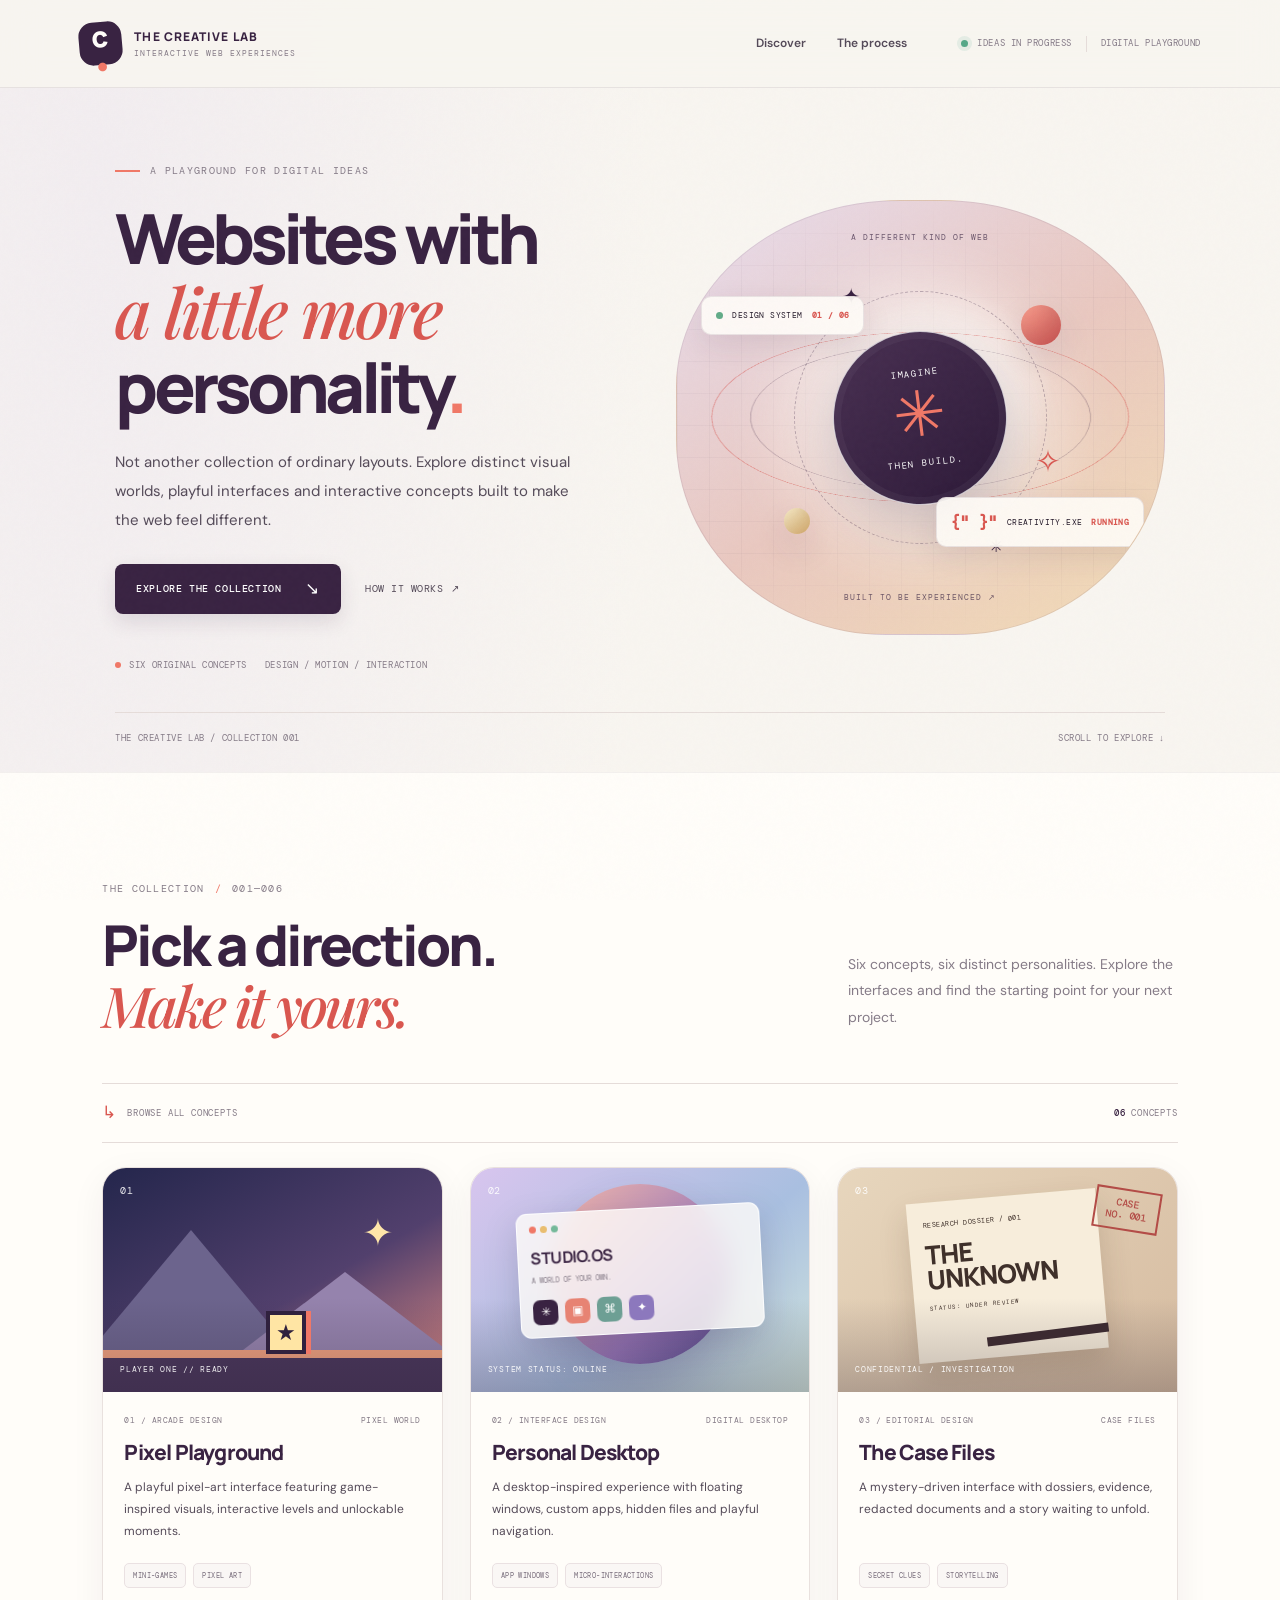
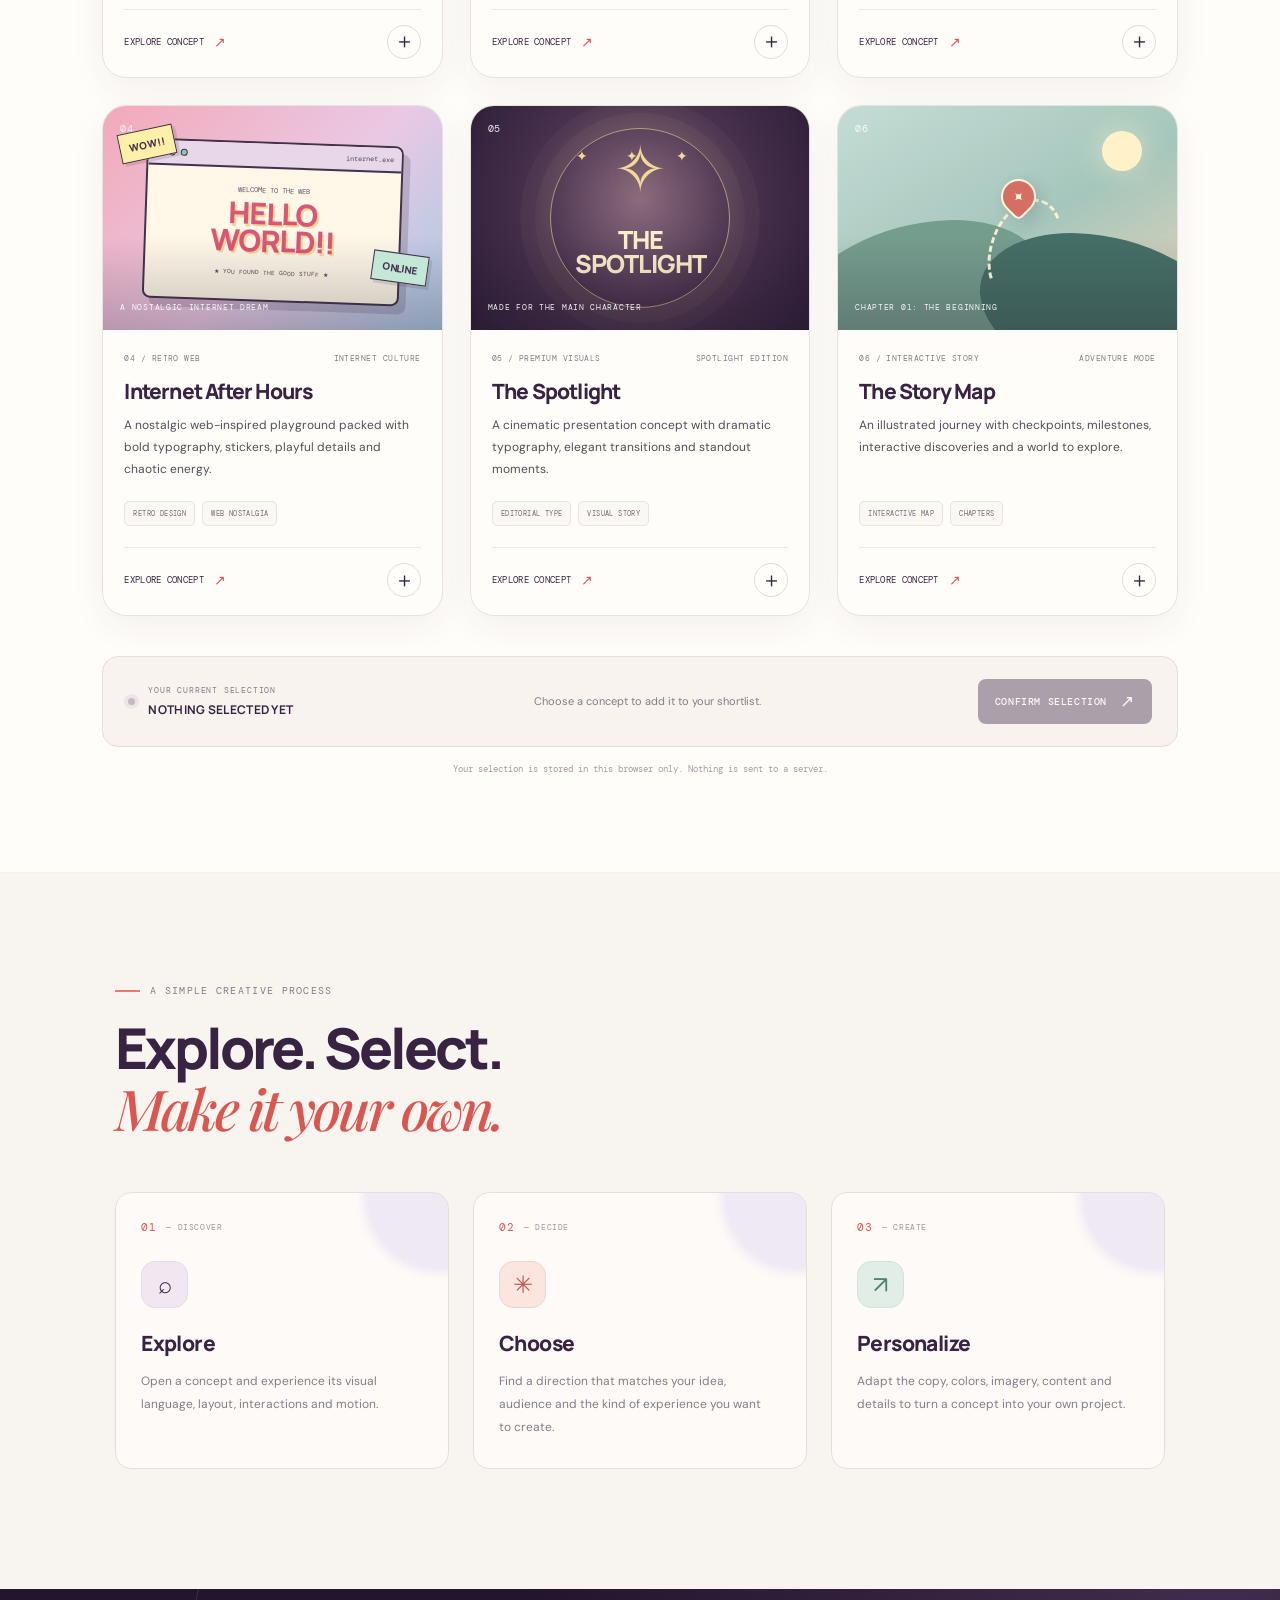
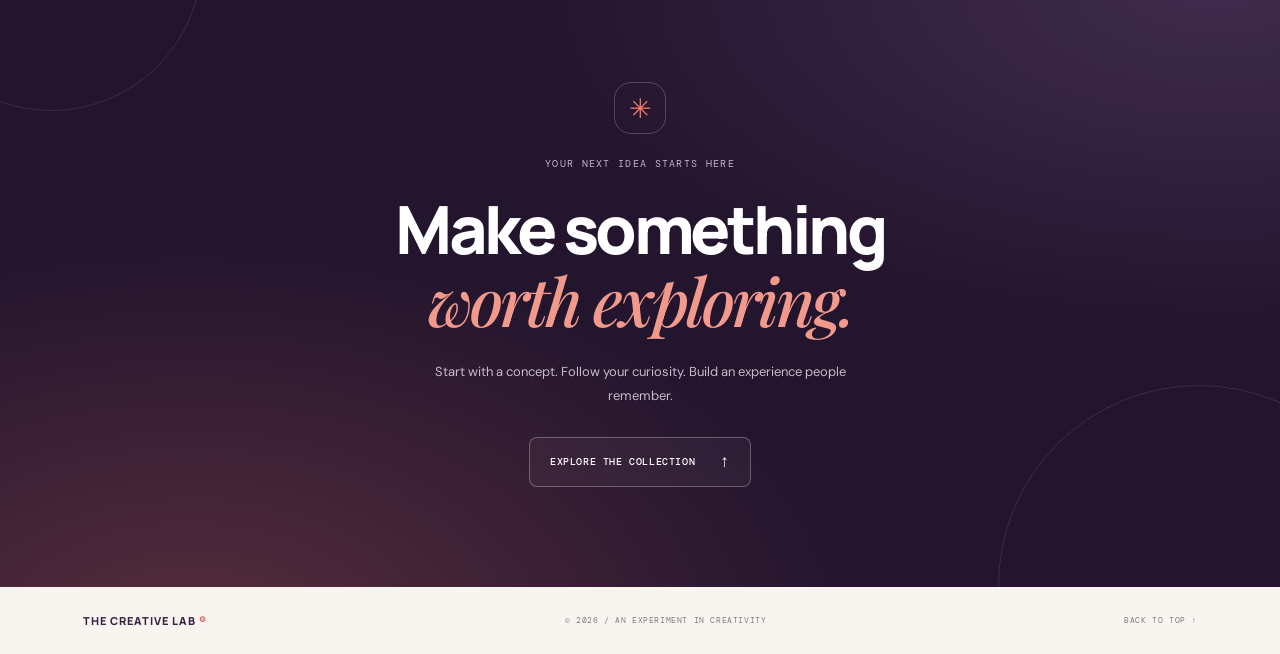
<file: index.html>
<!DOCTYPE html>
<html lang="en">
<head>
  <meta charset="UTF-8">
  <meta name="viewport" content="width=device-width, initial-scale=1">
  <meta name="theme-color" content="#f8f5f0">
  <meta name="description" content="The Creative Lab — explore interactive web concepts, creative interfaces and digital experiences.">
  <title>The Creative Lab — Explore Digital Concepts</title>

  <link rel="preconnect" href="https://fonts.googleapis.com">
  <link rel="preconnect" href="https://fonts.gstatic.com" crossorigin>
  <link href="https://fonts.googleapis.com/css2?family=DM+Mono:wght@400;500&family=DM+Sans:wght@400;500;600;700&family=Manrope:wght@400;500;600;700;800&family=Playfair+Display:ital,wght@1,500;1,600&display=swap" rel="stylesheet">

  <link rel="stylesheet" href="css/styles.css">
  <script src="js/main.js" defer></script>
</head>
<body id="top">
  <div class="page-noise" aria-hidden="true"></div>

  <header class="site-header">
    <a class="brand" href="index.html" aria-label="The Creative Lab home">
      <span class="brand-mark">c<span>•</span></span>
      <span class="brand-copy">
        THE CREATIVE LAB
        <small>INTERACTIVE WEB EXPERIENCES</small>
      </span>
    </a>

    <nav class="header-nav" aria-label="Main navigation">
      <a href="#universes">Discover</a>
      <a href="#how-it-works">The process</a>
    </nav>

    <div class="header-status">
      <span class="status-dot"></span>
      <span>IDEAS IN PROGRESS</span>
      <span class="header-divider"></span>
      <span id="headerDate">DIGITAL PLAYGROUND</span>
    </div>
  </header>

  <main>
    <section class="hero">
      <div class="hero-copy-column">
        <p class="eyebrow"><span class="eyebrow-line"></span> A PLAYGROUND FOR DIGITAL IDEAS</p>

        <h1>Websites with<br>
          <em>a little more</em><br>
          personality<span class="accent-dot">.</span>
        </h1>

        <p class="hero-description">
          Not another collection of ordinary layouts. Explore distinct visual worlds,
          playful interfaces and interactive concepts built to make the web feel different.
        </p>

        <div class="hero-actions">
          <a class="button button-primary" href="#universes">
            EXPLORE THE COLLECTION <span>↘</span>
          </a>
          <a class="text-link" href="#how-it-works">HOW IT WORKS <span>↗</span></a>
        </div>

        <div class="hero-meta">
          <span><i></i> SIX ORIGINAL CONCEPTS</span>
          <span>DESIGN / MOTION / INTERACTION</span>
        </div>
      </div>

      <div class="hero-art" aria-label="Abstract illustration representing creative digital ideas">
        <div class="art-grid"></div>
        <div class="art-glow"></div>
        <div class="art-ring ring-one"></div>
        <div class="art-ring ring-two"></div>
        <div class="art-ring ring-three"></div>

        <div class="art-orb orb-one"></div>
        <div class="art-orb orb-two"></div>

        <div class="floating-card floating-card-top">
          <span class="mini-dot"></span>
          <span>DESIGN SYSTEM</span>
          <b>01 / 06</b>
        </div>

        <div class="art-center">
          <span class="center-small">IMAGINE</span>
          <span class="center-symbol">✳</span>
          <span class="center-bottom">THEN BUILD.</span>
        </div>

        <div class="floating-card floating-card-bottom">
          <span class="code-symbol">{" }"</span>
          <span>CREATIVITY.EXE</span>
          <b>RUNNING</b>
        </div>

        <span class="art-star art-star-one">✦</span>
        <span class="art-star art-star-two">✧</span>
        <span class="art-star art-star-three">✳</span>

        <span class="art-caption art-caption-top">A DIFFERENT KIND OF WEB</span>
        <span class="art-caption art-caption-bottom">BUILT TO BE EXPERIENCED ↗</span>
      </div>

      <div class="hero-index">
        <span>THE CREATIVE LAB / COLLECTION 001</span>
        <a href="#universes">SCROLL TO EXPLORE ↓</a>
      </div>
    </section>

    <section class="collection-section" id="universes">
      <div class="section-heading">
        <div>
          <p class="eyebrow">THE COLLECTION <span class="heading-slash">/</span> 001—006</p>
          <h2>Pick a direction.<br><em>Make it yours.</em></h2>
        </div>
        <p class="section-description">
          Six concepts, six distinct personalities.
          Explore the interfaces and find the starting point for your next project.
        </p>
      </div>

      <div class="collection-toolbar">
        <span class="toolbar-label"><span class="toolbar-icon">↳</span> BROWSE ALL CONCEPTS</span>
        <span class="concept-count"><span id="conceptCount">06</span> CONCEPTS</span>
      </div>

      <div class="theme-grid">
        <article class="theme-card card-gamer" data-id="gamer">
          <a class="card-visual" href="themes/gamers-universe.html" aria-label="Preview Pixel Playground">
            <div class="pixel-sun">✦</div>
            <div class="pixel-mountain mountain-one"></div>
            <div class="pixel-mountain mountain-two"></div>
            <div class="pixel-platform"></div>
            <div class="pixel-player">★</div>
            <span class="visual-caption">PLAYER ONE // READY</span>
            <span class="visual-number">01</span>
            <span class="visual-open">↗</span>
          </a>
          <div class="card-content">
            <div class="card-kicker"><span>01 / ARCADE DESIGN</span><span>PIXEL WORLD</span></div>
            <h3>Pixel Playground</h3>
            <p>A playful pixel-art interface featuring game-inspired visuals, interactive levels and unlockable moments.</p>
            <div class="card-tags"><span>MINI-GAMES</span><span>PIXEL ART</span></div>
            <div class="card-actions">
              <a href="themes/gamers-universe.html">EXPLORE CONCEPT <span>↗</span></a>
              <button class="choose-button" type="button" data-select="gamer" aria-label="Select Pixel Playground" aria-pressed="false">＋</button>
            </div>
          </div>
        </article>

        <article class="theme-card card-os" data-id="os">
          <a class="card-visual" href="themes/user-os.html" aria-label="Preview Personal Desktop">
            <div class="os-wallpaper-orb"></div>
            <div class="mini-window">
              <div class="window-controls"><i></i><i></i><i></i></div>
              <b>STUDIO.OS</b>
              <small>A WORLD OF YOUR OWN.</small>
              <div class="mini-dock"><i>✳</i><i>▣</i><i>⌘</i><i>✦</i></div>
            </div>
            <span class="visual-caption">SYSTEM STATUS: ONLINE</span>
            <span class="visual-number">02</span>
            <span class="visual-open">↗</span>
          </a>
          <div class="card-content">
            <div class="card-kicker"><span>02 / INTERFACE DESIGN</span><span>DIGITAL DESKTOP</span></div>
            <h3>Personal Desktop</h3>
            <p>A desktop-inspired experience with floating windows, custom apps, hidden files and playful navigation.</p>
            <div class="card-tags"><span>APP WINDOWS</span><span>MICRO-INTERACTIONS</span></div>
            <div class="card-actions">
              <a href="themes/user-os.html">EXPLORE CONCEPT <span>↗</span></a>
              <button class="choose-button" type="button" data-select="os" aria-label="Select Personal Desktop" aria-pressed="false">＋</button>
            </div>
          </div>
        </article>

        <article class="theme-card card-classified" data-id="classified">
          <a class="card-visual" href="themes/project-user.html" aria-label="Preview The Case Files">
            <div class="classified-stamp">CASE<br>NO. 001</div>
            <div class="case-file">
              <span>RESEARCH DOSSIER / 001</span>
              <b>THE<br>UNKNOWN</b>
              <small>STATUS: UNDER REVIEW</small>
            </div>
            <div class="redacted"></div>
            <span class="visual-caption">CONFIDENTIAL / INVESTIGATION</span>
            <span class="visual-number">03</span>
            <span class="visual-open">↗</span>
          </a>
          <div class="card-content">
            <div class="card-kicker"><span>03 / EDITORIAL DESIGN</span><span>CASE FILES</span></div>
            <h3>The Case Files</h3>
            <p>A mystery-driven interface with dossiers, evidence, redacted documents and a story waiting to unfold.</p>
            <div class="card-tags"><span>SECRET CLUES</span><span>STORYTELLING</span></div>
            <div class="card-actions">
              <a href="themes/project-user.html">EXPLORE CONCEPT <span>↗</span></a>
              <button class="choose-button" type="button" data-select="classified" aria-label="Select The Case Files" aria-pressed="false">＋</button>
            </div>
          </div>
        </article>

        <article class="theme-card card-internet" data-id="internet">
          <a class="card-visual" href="themes/internet-legend.html" aria-label="Preview Internet After Hours">
            <div class="retro-browser">
              <div class="retro-browser-bar"><i></i><i></i><i></i><span>internet.exe</span></div>
              <div class="retro-browser-content">
                <small>WELCOME TO THE WEB</small>
                <b>HELLO<br>WORLD!!</b>
                <span>★ YOU FOUND THE GOOD STUFF ★</span>
              </div>
            </div>
            <div class="sticker sticker-one">WOW!!</div>
            <div class="sticker sticker-two">ONLINE</div>
            <span class="visual-caption">A NOSTALGIC INTERNET DREAM</span>
            <span class="visual-number">04</span>
            <span class="visual-open">↗</span>
          </a>
          <div class="card-content">
            <div class="card-kicker"><span>04 / RETRO WEB</span><span>INTERNET CULTURE</span></div>
            <h3>Internet After Hours</h3>
            <p>A nostalgic web-inspired playground packed with bold typography, stickers, playful details and chaotic energy.</p>
            <div class="card-tags"><span>RETRO DESIGN</span><span>WEB NOSTALGIA</span></div>
            <div class="card-actions">
              <a href="themes/internet-legend.html">EXPLORE CONCEPT <span>↗</span></a>
              <button class="choose-button" type="button" data-select="internet" aria-label="Select Internet After Hours" aria-pressed="false">＋</button>
            </div>
          </div>
        </article>

        <article class="theme-card card-awards" data-id="awards">
          <a class="card-visual" href="themes/user-awards.html" aria-label="Preview The Spotlight">
            <div class="award-halo"></div>
            <div class="award-trophy">✧</div>
            <div class="award-laurel">✦ ✦ ✦</div>
            <div class="award-title">THE<br>SPOTLIGHT</div>
            <span class="visual-caption">MADE FOR THE MAIN CHARACTER</span>
            <span class="visual-number">05</span>
            <span class="visual-open">↗</span>
          </a>
          <div class="card-content">
            <div class="card-kicker"><span>05 / PREMIUM VISUALS</span><span>SPOTLIGHT EDITION</span></div>
            <h3>The Spotlight</h3>
            <p>A cinematic presentation concept with dramatic typography, elegant transitions and standout moments.</p>
            <div class="card-tags"><span>EDITORIAL TYPE</span><span>VISUAL STORY</span></div>
            <div class="card-actions">
              <a href="themes/user-awards.html">EXPLORE CONCEPT <span>↗</span></a>
              <button class="choose-button" type="button" data-select="awards" aria-label="Select The Spotlight" aria-pressed="false">＋</button>
            </div>
          </div>
        </article>

        <article class="theme-card card-quest" data-id="quest">
          <a class="card-visual" href="themes/users-quest.html" aria-label="Preview The Story Map">
            <div class="quest-moon"></div>
            <div class="quest-hill hill-one"></div>
            <div class="quest-hill hill-two"></div>
            <div class="quest-path"></div>
            <div class="quest-pin">✦</div>
            <span class="visual-caption">CHAPTER 01: THE BEGINNING</span>
            <span class="visual-number">06</span>
            <span class="visual-open">↗</span>
          </a>
          <div class="card-content">
            <div class="card-kicker"><span>06 / INTERACTIVE STORY</span><span>ADVENTURE MODE</span></div>
            <h3>The Story Map</h3>
            <p>An illustrated journey with checkpoints, milestones, interactive discoveries and a world to explore.</p>
            <div class="card-tags"><span>INTERACTIVE MAP</span><span>CHAPTERS</span></div>
            <div class="card-actions">
              <a href="themes/users-quest.html">EXPLORE CONCEPT <span>↗</span></a>
              <button class="choose-button" type="button" data-select="quest" aria-label="Select The Story Map" aria-pressed="false">＋</button>
            </div>
          </div>
        </article>
      </div>

      <div class="selection-dock" aria-live="polite">
        <div class="selection-state">
          <span class="selection-light"></span>
          <div>
            <small>YOUR CURRENT SELECTION</small>
            <b id="selectionName">NOTHING SELECTED YET</b>
          </div>
        </div>
        <p id="selectionHint">Choose a concept to add it to your shortlist.</p>
        <button id="lockChoice" class="button button-primary" type="button" disabled>
          CONFIRM SELECTION <span>↗</span>
        </button>
      </div>
      <p class="save-note">Your selection is stored in this browser only. Nothing is sent to a server.</p>
    </section>

    <section class="how-section" id="how-it-works">
      <div class="how-heading">
        <p class="eyebrow"><span class="eyebrow-line"></span> A SIMPLE CREATIVE PROCESS</p>
        <h2>Explore. Select.<br><em>Make it your own.</em></h2>
      </div>

      <div class="steps-grid">
        <article class="step">
          <span class="step-number">01 <span>— DISCOVER</span></span>
          <span class="step-icon">⌕</span>
          <h3>Explore</h3>
          <p>Open a concept and experience its visual language, layout, interactions and motion.</p>
        </article>
        <article class="step">
          <span class="step-number">02 <span>— DECIDE</span></span>
          <span class="step-icon">✳</span>
          <h3>Choose</h3>
          <p>Find a direction that matches your idea, audience and the kind of experience you want to create.</p>
        </article>
        <article class="step">
          <span class="step-number">03 <span>— CREATE</span></span>
          <span class="step-icon">↗</span>
          <h3>Personalize</h3>
          <p>Adapt the copy, colors, imagery, content and details to turn a concept into your own project.</p>
        </article>
      </div>
    </section>

    <section class="outro">
      <div class="outro-decoration">✳</div>
      <p class="eyebrow">YOUR NEXT IDEA STARTS HERE</p>
      <h2>Make something<br><em>worth exploring.</em></h2>
      <p>Start with a concept. Follow your curiosity. Build an experience people remember.</p>
      <a class="button button-outline" href="#universes">EXPLORE THE COLLECTION <span>↑</span></a>
    </section>
  </main>

  <footer class="site-footer">
    <a class="footer-brand" href="#top">THE CREATIVE LAB<span>®</span></a>
    <span>© <span id="footerYear">2026</span> / AN EXPERIMENT IN CREATIVITY</span>
    <a href="#top" class="back-to-top">BACK TO TOP ↑</a>
  </footer>

  <dialog id="choiceDialog" class="choice-dialog" aria-labelledby="dialogTheme">
    <button class="dialog-x" id="closeChoice" type="button" aria-label="Close dialog">×</button>
    <div class="dialog-symbol">✳</div>
    <p class="eyebrow">SELECTION CONFIRMED</p>
    <h2 id="dialogTheme">Your selection.</h2>
    <p id="dialogCopy">Your chosen concept is ready to explore.</p>
    <div class="confirmed-label">PREFERENCE SAVED LOCALLY ✓</div>
    <button id="finishChoice" class="button button-primary" type="button">GOT IT <span>↗</span></button>
    <small class="dialog-footnote">You can change your selection whenever you like.</small>
  </dialog>

  <div class="toast" id="toast" role="status" aria-live="polite"></div>
</body>
</html>
</file>
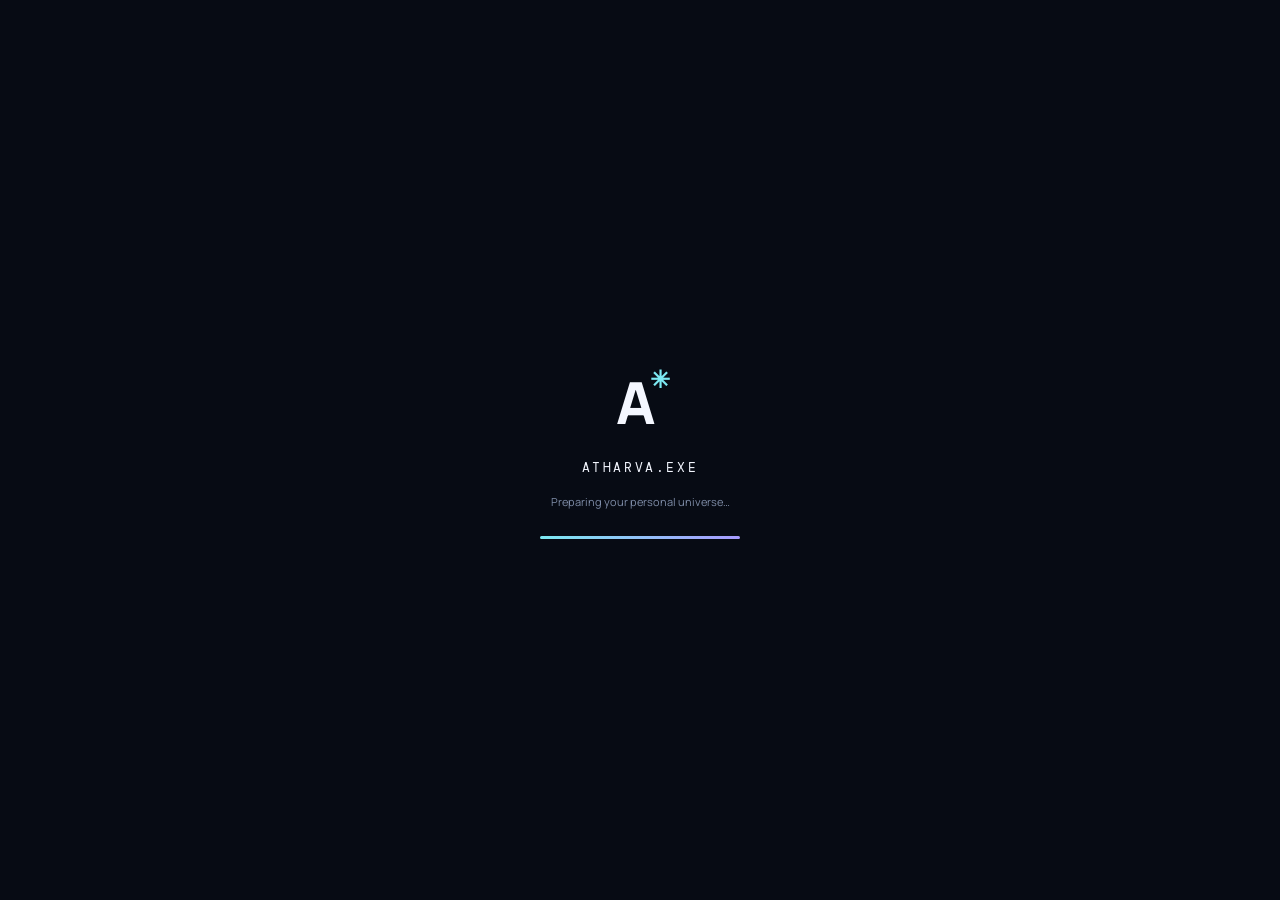
<file: themes/atharva-os.html>
<!DOCTYPE html>
<html lang="en">
<head>
<meta charset="UTF-8">
<meta name="viewport" content="width=device-width, initial-scale=1.0">
<meta name="theme-color" content="#080d18">
<meta name="description" content="ATHARVA.EXE — Atharva's personal birthday operating system.">
<title>ATHARVA.EXE — Personal Desktop</title>

<link rel="preconnect" href="https://fonts.googleapis.com">
<link rel="preconnect" href="https://fonts.gstatic.com" crossorigin>
<link href="https://fonts.googleapis.com/css2?family=DM+Mono:wght@400;500&family=Manrope:wght@400;500;600;700;800&display=swap" rel="stylesheet">

<style>
:root {
  --bg:#080d18;
  --panel:rgba(15,23,40,.92);
  --line:rgba(255,255,255,.12);
  --muted:#96a3b9;
  --text:#f4f7ff;
  --cyan:#7ce9f2;
  --violet:#a79bff;
  --pink:#ff8acb;
  --mono:'DM Mono',monospace;
  --sans:'Manrope',sans-serif;
}

*{box-sizing:border-box}
body{margin:0;background:var(--bg);color:var(--text);font-family:var(--sans)}
button{font:inherit;color:inherit;cursor:pointer}
button:focus-visible{outline:2px solid var(--cyan);outline-offset:3px}
button:disabled{opacity:.4;cursor:not-allowed}
.desktop{height:100dvh;min-height:550px;position:relative;overflow:hidden;isolation:isolate;background:radial-gradient(ellipse at 50% 0%,#1b294b,#0b1222 48%,#070b14)}
.wallpaper-grid{position:absolute;inset:0;z-index:-1;opacity:.13;background-image:linear-gradient(#fff2 1px,transparent 1px),linear-gradient(90deg,#fff2 1px,transparent 1px);background-size:54px 54px;mask-image:linear-gradient(#000,transparent 85%)}
.glow{position:absolute;z-index:-1;width:430px;height:430px;border-radius:50%;filter:blur(3px);pointer-events:none;background:radial-gradient(circle,#676dff30,transparent 70%)}
.glow.a{top:10%;left:15%}.glow.b{right:-8%;bottom:0;background:radial-gradient(circle,#32d6dc22,transparent 70%)}

.boot{position:fixed;z-index:999;inset:0;display:grid;place-content:center;justify-items:center;background:#070b14;transition:opacity .6s,visibility .6s}
.boot.done{opacity:0;visibility:hidden;pointer-events:none}
.boot-logo{font-size:58px;font-weight:800;letter-spacing:-.1em}
.boot-logo span{color:var(--cyan);font-size:24px;vertical-align:top}
.boot h2{font:13px var(--mono);letter-spacing:.2em;margin:18px 0 7px}
.boot p{font-size:11px;color:#7f8da8}
.boot-track{width:200px;height:3px;background:#ffffff16;border-radius:5px;overflow:hidden;margin-top:16px}
.boot-track span{display:block;height:100%;width:0;background:linear-gradient(90deg,var(--cyan),var(--violet));animation:boot 1.7s ease forwards}
@keyframes boot{to{width:100%}}

.menubar{height:45px;position:absolute;z-index:50;inset:0 0 auto;display:flex;align-items:center;justify-content:space-between;padding:0 22px;background:#060a14a8;border-bottom:1px solid #ffffff12;backdrop-filter:blur(22px);font-size:11px}
.menu-left,.menu-right{display:flex;align-items:center;gap:16px}
.menu-left strong{font-size:10px;letter-spacing:.09em}
.menu-left button,.clock{border:0;background:none;color:#b8c5da;font-size:10px}
.menu-logo{font-size:19px!important;color:var(--cyan)!important;padding:0}
.menu-divider{height:15px;width:1px;background:var(--line)}
.online{font:9px var(--mono);color:#9ee5cf}
.online i{display:inline-block;width:6px;height:6px;border-radius:50%;background:#66e6ad;margin-right:5px;box-shadow:0 0 10px #66e6ad}
.clock{display:grid;text-align:right;gap:2px}
.clock small{font:8px var(--mono);color:#8190aa}
.clock strong{font-size:10px;color:white}

.intro{position:absolute;top:17%;left:6%;max-width:470px}
.kicker{font:9px var(--mono);letter-spacing:.13em;color:#a3b1ca}
.live-dot{display:inline-block;width:6px;height:6px;border-radius:50%;background:#69e8b2;margin-right:6px}
.intro h1{font-size:clamp(42px,5.6vw,76px);line-height:1.02;letter-spacing:-.075em;margin:17px 0 12px}
.intro h1 span{background:linear-gradient(100deg,#fff,#90e9f3,#b5a5ff);background-clip:text;-webkit-background-clip:text;color:transparent}
.intro p{font-size:12px;color:#9ba9c4;line-height:1.8}
.tags{display:flex;gap:8px;flex-wrap:wrap;margin-top:21px}
.tags span{font:8px var(--mono);padding:7px 9px;border:1px solid var(--line);border-radius:6px;background:#ffffff06;color:#bac6db}

.desktop-icons{position:absolute;right:5%;top:9%;display:grid;grid-template-columns:repeat(2,78px);gap:17px 10px}
.desktop-icon{display:flex;flex-direction:column;align-items:center;gap:8px;min-width:72px;padding:8px 2px;background:none;border:1px solid transparent;border-radius:11px;color:#e5ebf7;font-size:9px;text-shadow:0 2px 7px #000}
.desktop-icon:hover,.desktop-icon:focus-visible{background:#ffffff10;border-color:#ffffff15}
.app-icon{width:43px;height:43px;border-radius:13px;display:grid;place-items:center;font-size:21px;color:#fff;border:1px solid #ffffff25;box-shadow:0 8px 20px #0004}
.finder-icon{background:linear-gradient(140deg,#73d8f3,#5879d9)}
.profile-icon{background:linear-gradient(140deg,#d8a7ff,#7763d5)}
.chaos-icon{background:linear-gradient(140deg,#ffb45c,#ef6379)}
.memory-icon{background:linear-gradient(140deg,#ff9dce,#9e72e9)}
.secret-icon{background:linear-gradient(140deg,#75e4c1,#238eaa)}
.settings-icon{background:linear-gradient(140deg,#8796b2,#3d4b67)}

.widget{position:absolute;right:5%;width:265px;padding:16px;border:1px solid #ffffff18;border-radius:17px;background:linear-gradient(145deg,#1b2845d9,#0d1526e8);backdrop-filter:blur(22px);box-shadow:0 20px 55px #0003}
.profile-widget{top:43%}
.status-widget{top:calc(43% + 225px);padding:14px 16px}
.widget-head{display:flex;justify-content:space-between;font:8px var(--mono);letter-spacing:.1em;color:#8d9bb5}
.widget-head span:last-child{color:#7ee8b6}
.profile-main{display:flex;align-items:center;gap:12px;margin:17px 0}
.avatar{width:46px;height:46px;border-radius:14px;background:linear-gradient(135deg,#a6a4ff,#62d7e6);color:#12192d;display:grid;place-items:center;font-size:25px;font-weight:800;position:relative}
.avatar span{position:absolute;right:-5px;bottom:-4px;font-size:14px;color:var(--cyan)}
.profile-main h2{font-size:14px;margin:0 0 4px}
.profile-main p{font-size:9px;color:#9ba9c4;margin:0}
.stats{display:grid;grid-template-columns:repeat(3,1fr);border-top:1px solid var(--line);border-bottom:1px solid var(--line);padding:12px 0}
.stats div{display:grid;gap:4px}
.stats strong{font-size:16px}
.stats small{font:7px var(--mono);color:#8796b1}
.quote{font-size:9px;color:#aab6cb;font-style:italic;margin-top:12px}
.status-line{display:flex;justify-content:space-between;align-items:center;margin-top:13px;font-size:9px;color:#b4bfd2}
.status-line strong{font:8px var(--mono);color:#dce5f6}
.status-line i{display:inline-block;width:6px;height:6px;border-radius:50%;background:#69e8b2;margin-right:5px}
.widget-action{width:100%;border:0;border-top:1px solid var(--line);background:none;text-align:left;color:var(--cyan);font-size:9px;padding:12px 0 0;margin-top:13px}
.widget-action span{float:right}

.desktop-note{position:absolute;left:6%;bottom:7%;display:flex;gap:11px;align-items:center;color:#a9b6cb}
.desktop-note>span{width:34px;height:34px;display:grid;place-items:center;border:1px solid var(--line);border-radius:10px;color:var(--cyan)}
.desktop-note b{display:block;font:8px var(--mono);letter-spacing:.1em}
.desktop-note small{display:block;font-size:9px;color:#7786a1;margin-top:5px}

.dock-wrap{position:absolute;z-index:60;bottom:12px;left:50%;transform:translateX(-50%);display:grid;justify-items:center;gap:7px;max-width:calc(100% - 18px)}
.dock{display:flex;align-items:center;gap:7px;padding:9px 10px;border-radius:19px;background:#131b2ec9;border:1px solid #ffffff20;backdrop-filter:blur(25px);box-shadow:0 18px 50px #0006}
.dock-app{position:relative;width:42px;height:42px;display:grid;place-items:center;border:1px solid #ffffff18;border-radius:12px;background:#ffffff09;transition:transform .18s,background .18s}
.dock-app:hover{transform:translateY(-6px) scale(1.05);background:#ffffff20}
.dock-app .app-icon{width:37px;height:37px;border-radius:10px;font-size:18px}
.dock-app i{position:absolute;bottom:-5px;width:4px;height:4px;background:var(--cyan);border-radius:50%;opacity:0}
.dock-app.running i{opacity:1}
.dock-home{font-size:21px;color:var(--cyan);background:linear-gradient(135deg,#253a61,#15213c)}
.dock-power{font-size:20px;color:#ff9db5}
.dock-separator{width:1px;height:27px;background:#ffffff25;margin:0 2px}
.dock-caption{font:7px var(--mono);letter-spacing:.12em;color:#71809b}

.window-layer{position:absolute;z-index:30;inset:45px 0 95px;pointer-events:none}
.app-window{position:absolute;left:50%;top:48%;transform:translate(-50%,-50%);width:min(650px,calc(100vw - 30px));height:min(450px,calc(100dvh - 160px));min-height:270px;background:#0d1423f5;border:1px solid #ffffff25;border-radius:15px;overflow:hidden;box-shadow:0 30px 100px #0009;backdrop-filter:blur(28px);pointer-events:auto;animation:window-in .22s ease}
@keyframes window-in{from{opacity:0;transform:translate(-50%,-47%) scale(.97)}to{opacity:1;transform:translate(-50%,-50%) scale(1)}}
.app-window.maximized{left:12px!important;top:57px!important;transform:none!important;width:calc(100% - 24px)!important;height:calc(100% - 160px)!important}
.app-window.minimized{display:none}
.titlebar{height:44px;display:flex;align-items:center;gap:10px;padding:0 13px;background:#ffffff06;border-bottom:1px solid var(--line);cursor:grab;user-select:none}
.titlebar:active{cursor:grabbing}
.title-icon{width:25px;height:25px;border-radius:7px;display:grid;place-items:center;font-size:13px}
.window-title{flex:1;font-size:10px;font-weight:800}
.window-subtitle{font:7px var(--mono);color:#7f8da8;margin-left:8px}
.window-controls{display:flex;gap:7px}
.win-control{width:11px;height:11px;padding:0;border:0;border-radius:50%}
.close-control{background:#ff6f7e}.min-control{background:#ffcb66}.max-control{background:#69dfaa}
.window-content{height:calc(100% - 44px);overflow:auto;padding:21px}
.window-content h2{font-size:24px;letter-spacing:-.05em;margin:7px 0 10px}
.window-content h3{font-size:11px;margin:0 0 7px}
.window-content p{font-size:11px;line-height:1.7;color:#a9b5cb}
.window-kicker{font:8px var(--mono);letter-spacing:.12em;color:var(--cyan)}
.hero-card{padding:20px;border:1px solid var(--line);border-radius:13px;background:linear-gradient(125deg,#202b4a99,#1a354288);margin-bottom:15px}
.mini-grid{display:grid;grid-template-columns:repeat(2,minmax(0,1fr));gap:10px}
.mini-card{padding:13px;border:1px solid var(--line);border-radius:11px;background:#ffffff06}
.mini-card>span{display:block;font-size:20px;margin-bottom:8px}
.mini-card p{font-size:9px;margin:0}
.file-layout{display:grid;grid-template-columns:125px 1fr;gap:15px}
.file-sidebar{border-right:1px solid var(--line);padding-right:10px}
.file-sidebar button{display:block;width:100%;text-align:left;padding:9px;border:0;border-radius:7px;background:transparent;color:#aebbd0;font-size:9px;margin-bottom:4px}
.file-sidebar button.active,.file-sidebar button:hover{background:#ffffff10;color:white}
.file-list{display:grid;grid-template-columns:repeat(3,minmax(0,1fr));gap:8px}
.file-item{min-width:0;min-height:86px;padding:10px 5px;border:1px solid transparent;border-radius:9px;background:#ffffff06;color:#dbe3f3;text-align:center;font-size:8px;overflow-wrap:anywhere}
.file-item:hover{border-color:#7ce9f255;background:#7ce9f20b}
.file-item span{display:block;font-size:23px;margin-bottom:7px}
.file-item small{display:block;font:7px var(--mono);color:#7f8da8;margin-top:5px}
.memory-list{display:grid;gap:9px}
.memory-item{display:flex;gap:11px;padding:12px;border:1px solid var(--line);border-radius:11px;background:#ffffff05}
.memory-item>span{font-size:21px}
.memory-item strong{font-size:10px}
.memory-item p{font-size:9px;margin:4px 0 0}
.setting-row{display:flex;justify-content:space-between;align-items:center;gap:12px;padding:13px 0;border-bottom:1px solid var(--line)}
.setting-row strong{font-size:10px}
.setting-row p{font-size:9px;margin:4px 0 0}
.switch{width:36px;height:21px;flex-shrink:0;border:0;border-radius:20px;background:#35425d;padding:3px}
.switch span{display:block;width:15px;height:15px;border-radius:50%;background:#a7b2c9;transition:transform .2s}
.switch.on{background:#5a9ea8}
.switch.on span{transform:translateX(15px);background:white}
.primary-button{border:0;border-radius:8px;padding:10px 13px;background:#d9f7fb;color:#111a2b;font-size:9px;margin-top:12px}
.swatches{display:flex;gap:9px}
.swatch{width:24px;height:24px;border:2px solid transparent;border-radius:8px}
.swatch.selected{outline:2px solid white;outline-offset:2px}

.notifications{position:absolute;z-index:100;top:57px;right:15px;width:min(300px,calc(100vw - 30px));display:grid;gap:8px;pointer-events:none}
.toast{padding:12px 14px;border:1px solid #ffffff22;border-radius:12px;background:#131d31ed;backdrop-filter:blur(22px);box-shadow:0 15px 40px #0005;animation:toast-in .2s ease}
.toast strong{font-size:10px;display:block;margin-bottom:4px}
.toast p{font-size:9px;line-height:1.5;color:#aab7cc;margin:0}
.toast small{display:block;font:7px var(--mono);color:#73819c;margin-top:7px}
@keyframes toast-in{from{opacity:0;transform:translateX(12px)}to{opacity:1;transform:translateX(0)}}

.context-menu{position:absolute;z-index:110;display:none;width:190px;padding:6px;border:1px solid var(--line);border-radius:11px;background:#0f1728f5;box-shadow:0 15px 45px #0008}
.context-menu.show{display:block}
.context-menu button{display:block;width:100%;text-align:left;padding:10px;border:0;border-radius:7px;background:transparent;color:#d8e1f1;font-size:9px}
.context-menu button:hover{background:#ffffff12}
.context-menu hr{border:0;border-top:1px solid var(--line)}

.power-overlay{position:absolute;z-index:150;inset:0;background:#050811c9;backdrop-filter:blur(12px);display:none;place-items:center}
.power-overlay.show{display:grid}
.power-card{width:min(380px,calc(100% - 28px));padding:28px;border:1px solid var(--line);border-radius:20px;background:linear-gradient(145deg,#19243c,#0c1322);text-align:center;box-shadow:0 30px 90px #0009}
.power-symbol{width:50px;height:50px;border-radius:15px;margin:0 auto 18px;display:grid;place-items:center;font-size:24px;color:#ff9db5;background:#ff8acb12;border:1px solid #ff8acb30}
.power-card h2{font-size:24px;letter-spacing:-.05em;margin:10px 0}
.power-card>p:not(.kicker){font-size:10px;color:#9ba9c4}
.power-actions{display:flex;flex-wrap:wrap;gap:7px;justify-content:center;margin-top:22px}
.power-actions button{padding:10px 12px;border-radius:8px;border:1px solid var(--line);font-size:9px}
.secondary{background:#ffffff08}.restart{background:#d9f7fb;color:#111a2b;border-color:transparent!important}.shutdown{background:#ff71831b;color:#ff9aa8;border-color:#ff71834a!important}
.shutdown-screen{position:absolute;z-index:200;inset:0;background:#070b14;display:none;align-content:center;justify-items:center;text-align:center}
.shutdown-screen.show{display:grid}
.shutdown-screen .logo{font-size:54px;font-weight:800}
.shutdown-screen .logo span{color:var(--cyan)}
.shutdown-screen h2{font-size:17px;margin:18px 0 4px}
.shutdown-screen p{font-size:10px;color:#8290aa}
.shutdown-screen button{display:none;margin-top:18px;background:#ffffff0b;border:1px solid var(--line);padding:11px 15px;border-radius:9px;font-size:9px}
.shutdown-screen button.show{display:block}

@media(max-width:850px){
  .intro{left:5%;top:14%;max-width:370px}
  .intro h1{font-size:54px}
  .desktop-icons{right:3%;grid-template-columns:repeat(2,68px);gap:12px 4px}
  .widget{right:3%;width:235px}
  .status-widget{display:none}
}
@media(max-width:600px){
  .desktop{min-height:530px}
  .menubar{height:42px;padding:0 11px}
  .menu-left{gap:9px}.menu-left>button:not(.menu-logo),.menu-divider,.online{display:none}
  .menu-left strong{font-size:9px}
  .menu-right{gap:8px}
  .clock small{font-size:7px}.clock strong{font-size:9px}
  .intro{top:9%;left:6%;right:6%;max-width:none}
  .intro h1{font-size:46px;margin:13px 0 8px}
  .intro p{font-size:10px;max-width:280px}
  .tags{margin-top:12px}.tags span{font-size:7px;padding:6px}
  .desktop-icons{top:38%;left:4%;right:auto;grid-template-columns:repeat(3,60px);gap:9px 6px}
  .desktop-icon{font-size:7px;min-width:57px;gap:5px;padding:5px 0}
  .app-icon{width:35px;height:35px;border-radius:10px;font-size:18px}
  .profile-widget{top:39%;right:4%;width:calc(100% - 240px);min-width:135px;padding:10px}
  .profile-main{gap:7px;margin:10px 0}
  .avatar{width:31px;height:31px;font-size:16px}
  .profile-main h2{font-size:10px}.profile-main p{font-size:7px}
  .stats{padding:8px 0}.stats strong{font-size:11px}.stats small{font-size:5px}
  .quote{font-size:7px;line-height:1.5}
  .desktop-note{left:6%;bottom:4%;right:6%}
  .desktop-note b{font-size:7px}.desktop-note small{font-size:8px}
  .dock-wrap{bottom:7px;gap:5px}
  .dock{gap:4px;padding:6px;border-radius:15px}
  .dock-app{width:32px;height:32px;border-radius:9px}
  .dock-app .app-icon{width:28px;height:28px;border-radius:7px;font-size:15px}
  .dock-home,.dock-power{font-size:17px}
  .dock-separator{height:22px;margin:0}
  .dock-caption{font-size:5px}
  .window-layer{inset:42px 0 80px}
  .app-window{width:calc(100vw - 16px);height:min(470px,calc(100dvh - 135px));min-height:245px;border-radius:12px}
  .titlebar{height:39px;padding:0 9px}
  .window-content{height:calc(100% - 39px);padding:13px}
  .window-content h2{font-size:20px}
  .window-subtitle{display:none}
  .file-layout{grid-template-columns:90px 1fr;gap:8px}
  .file-sidebar{padding-right:7px}
  .file-sidebar button{font-size:8px;padding:8px 5px}
  .file-list{grid-template-columns:repeat(2,minmax(0,1fr));gap:5px}
  .file-item{min-height:75px;font-size:7px;padding:8px 3px}
  .file-item span{font-size:19px}
  .mini-grid{gap:6px}.mini-card{padding:9px}
  .notifications{top:49px;right:8px}
  .power-card{padding:22px}
}
@media(max-width:370px){
  .profile-widget{display:none}
  .desktop-icons{left:5%;grid-template-columns:repeat(3,57px)}
  .dock{gap:3px;padding:5px}
  .dock-app{width:29px;height:29px}
  .dock-app .app-icon{width:25px;height:25px;font-size:13px}
}
</style>
</head>

<body>
<div class="boot" id="boot">
  <div class="boot-logo">A<span>✳</span></div>
  <h2>ATHARVA.EXE</h2>
  <p id="bootMessage">Preparing your personal universe…</p>
  <div class="boot-track"><span></span></div>
</div>

<main class="desktop" id="desktop">
  <div class="wallpaper-grid"></div>
  <div class="glow a"></div><div class="glow b"></div>

  <header class="menubar">
    <div class="menu-left">
      <button class="menu-logo" data-app="system" aria-label="System overview">✳</button>
      <strong>ATHARVA.EXE</strong><span class="menu-divider"></span>
      <button data-app="finder">Finder</button>
      <button data-app="about">About</button>
      <button data-app="settings">Settings</button>
    </div>
    <div class="menu-right">
      <span class="online"><i></i> ONLINE</span>
      <span>⌁</span><span>▰</span>
      <button class="clock" id="clockButton"><small id="dateText"></small><strong id="clockText"></strong></button>
    </div>
  </header>

  <section class="intro">
    <div class="kicker"><span class="live-dot"></span> PERSONAL EDITION / USER 001</div>
    <h1>Hey,<br><span>Atharva.</span></h1>
    <p>Your desktop. Your rules. Questionable file management.</p>
    <div class="tags"><span>BUILD 26.12</span><span>ROOMMATE MODE: ON</span></div>
  </section>

  <section class="desktop-icons" aria-label="Desktop applications">
    <button class="desktop-icon" data-app="finder"><span class="app-icon finder-icon">▰</span><span>Finder</span></button>
    <button class="desktop-icon" data-app="about"><span class="app-icon profile-icon">◉</span><span>About Me</span></button>
    <button class="desktop-icon" data-app="roommate"><span class="app-icon chaos-icon">⚡</span><span>Roommate.exe</span></button>
    <button class="desktop-icon" data-app="memories"><span class="app-icon memory-icon">▧</span><span>Memories</span></button>
    <button class="desktop-icon" data-app="secret"><span class="app-icon secret-icon">✦</span><span>Secret Folder</span></button>
    <button class="desktop-icon" data-app="settings"><span class="app-icon settings-icon">⚙</span><span>Settings</span></button>
  </section>

  <aside class="widget profile-widget" id="profileWidget">
    <div class="widget-head"><span>USER PROFILE</span><span>● ACTIVE</span></div>
    <div class="profile-main"><div class="avatar">A<span>✳</span></div><div><h2>Atharva</h2><p>Chief Chaos Officer</p></div></div>
    <div class="stats">
      <div><strong>∞</strong><small>CHAOS</small></div>
      <div><strong>99%</strong><small>VIBE</small></div>
      <div><strong>0</strong><small>CHILL</small></div>
    </div>
    <div class="quote">“Normal is a setting. We don't use it.”</div>
  </aside>

  <aside class="widget status-widget" id="statusWidget">
    <div class="widget-head"><span>QUICK STATUS</span><span>LIVE</span></div>
    <div class="status-line"><span><i></i>Mood.exe</span><strong>LEGENDARY</strong></div>
    <div class="status-line"><span><i></i>Friendship</span><strong>CONNECTED</strong></div>
    <div class="status-line"><span><i></i>Responsibilities</span><strong>LOADING…</strong></div>
    <button class="widget-action" data-app="system">View system report <span>↗</span></button>
  </aside>

  <div class="desktop-note">
    <span>✳</span><div><b>WELCOME TO YOUR DESKTOP</b><small>Open an app from the dock or double-click an icon.</small></div>
  </div>

  <div class="window-layer" id="windowLayer"></div>
  <div class="notifications" id="notifications" aria-live="polite"></div>

  <footer class="dock-wrap">
    <div class="dock" id="dock">
      <button class="dock-app dock-home" data-app="system" title="System">✳<i></i></button>
      <span class="dock-separator"></span>
      <button class="dock-app" data-app="finder" title="Finder"><span class="app-icon finder-icon">▰</span><i></i></button>
      <button class="dock-app" data-app="about" title="About Me"><span class="app-icon profile-icon">◉</span><i></i></button>
      <button class="dock-app" data-app="roommate" title="Roommate.exe"><span class="app-icon chaos-icon">⚡</span><i></i></button>
      <button class="dock-app" data-app="memories" title="Memories"><span class="app-icon memory-icon">▧</span><i></i></button>
      <button class="dock-app" data-app="secret" title="Secret Folder"><span class="app-icon secret-icon">✦</span><i></i></button>
      <button class="dock-app" data-app="settings" title="Settings"><span class="app-icon settings-icon">⚙</span><i></i></button>
      <span class="dock-separator"></span>
      <button class="dock-app dock-power" id="powerButton" title="Power options">⏻</button>
    </div>
    <div class="dock-caption">ATHARVA'S PERSONAL UNIVERSE · EST. 2026</div>
  </footer>

  <div class="context-menu" id="contextMenu">
    <button data-app="finder">▰ Open Finder</button>
    <button data-app="settings">⚙ Desktop settings</button>
    <button id="refreshDesktop">↻ Refresh desktop</button>
    <hr>
    <button id="contextShutdown">⏻ Power options</button>
  </div>

  <div class="power-overlay" id="powerOverlay">
    <div class="power-card">
      <div class="power-symbol">⏻</div>
      <div class="kicker">SESSION CONTROL</div>
      <h2>Leaving so soon?</h2>
      <p>Even legends need a reboot sometimes.</p>
      <div class="power-actions">
        <button class="secondary" id="cancelPower">Stay here</button>
        <button class="restart" id="restartButton">↻ Restart</button>
        <button class="shutdown" id="shutdownButton">Shut down</button>
      </div>
    </div>
  </div>

  <div class="shutdown-screen" id="shutdownScreen">
    <div class="logo">A<span>✳</span></div>
    <h2 id="shutdownTitle">Shutting down…</h2>
    <p id="shutdownMessage">Saving your questionable decisions.</p>
    <button id="wakeButton">Boot ATHARVA.EXE again ↗</button>
  </div>
</main>

<script>
(() => {
  "use strict";

  const $ = (selector, root=document) => root.querySelector(selector);
  const $$ = (selector, root=document) => [...root.querySelectorAll(selector)];
  const layer = $("#windowLayer");
  const contextMenu = $("#contextMenu");
  const powerOverlay = $("#powerOverlay");
  const shutdownScreen = $("#shutdownScreen");
  let highestZ = 50;

  const apps = {
    system: {
      title:"System Overview",icon:"✳",color:"profile-icon",subtitle:"DEVICE HEALTH / OVERVIEW",
      body:()=>`
        <div class="hero-card">
          <span class="window-kicker">ATHARVA.EXE // BUILD 26.12</span>
          <h2>Everything is running.<br><span style="color:var(--cyan)">Mostly as intended.</span></h2>
          <p>Welcome to your own personal operating system. It has absolutely no practical purpose and an unreasonable amount of personality.</p>
        </div>
        <div class="mini-grid">
          <div class="mini-card"><span>⚡</span><h3>Chaos engine</h3><p>Running at 100% capacity. No known cure.</p></div>
          <div class="mini-card"><span>⌁</span><h3>Friendship network</h3><p>Stable connection. Unlimited nonsense.</p></div>
          <div class="mini-card"><span>▧</span><h3>Memory storage</h3><p>Thousands of moments. Some legally questionable.</p></div>
          <div class="mini-card"><span>✦</span><h3>Birthday protocol</h3><p>Scheduled for 10 DEC 2026. Stay suspicious.</p></div>
        </div>`
    },
    finder: {
      title:"Finder",icon:"▰",color:"finder-icon",subtitle:"YOUR FILES / YOUR BUSINESS",
      body:()=>`
        <div class="file-layout">
          <nav class="file-sidebar">
            <button class="active" data-folder="recent">◷ Recent</button>
            <button data-folder="memories">▧ Memories</button>
            <button data-folder="roommate">⚡ Roommate Files</button>
            <button data-folder="secret">🔒 Secret</button>
          </nav>
          <div>
            <span class="window-kicker" id="folderLabel">RECENT ITEMS</span>
            <h2 style="font-size:18px;margin:8px 0 14px">A very organised mess.</h2>
            <div class="file-list" id="fileList"></div>
          </div>
        </div>`
    },
    about: {
      title:"About Atharva",icon:"◉",color:"profile-icon",subtitle:"USER PROFILE / CLASSIFIED",
      body:()=>`
        <div class="hero-card"><span class="window-kicker">SUBJECT FILE: ATH-001</span><h2>Atharva.</h2><p>College friend since Semester 1. Current roommate. Full-time menace. A rare model that somehow passed quality control.</p></div>
        <div class="mini-grid">
          <div class="mini-card"><span>🧠</span><h3>Operating style</h3><p>Confidently improvises. Calls it a plan.</p></div>
          <div class="mini-card"><span>😂</span><h3>Primary function</h3><p>Making normal situations unnecessarily funny.</p></div>
          <div class="mini-card"><span>🏠</span><h3>Current location</h3><p>Roommate territory. Privacy not guaranteed.</p></div>
          <div class="mini-card"><span>🏆</span><h3>Official rank</h3><p>Certified top-tier dost. No appeal possible.</p></div>
        </div>`
    },
    roommate: {
      title:"Roommate.exe",icon:"⚡",color:"chaos-icon",subtitle:"SHARED LIVING / CHAOS REPORT",
      body:()=>`
        <div class="hero-card"><span class="window-kicker">ROOMMATE DIAGNOSTICS</span><h2>Compatibility: suspiciously high.</h2><p>Two people. One room. Unlimited opportunities to annoy each other. This system cannot be held responsible for what happens after midnight.</p></div>
        <div class="setting-row"><div><strong>Borrowing without asking</strong><p>It was basically communal property.</p></div><strong style="color:var(--pink)">ENABLED</strong></div>
        <div class="setting-row"><div><strong>Random late-night conversations</strong><p>Sleep schedule integrity compromised.</p></div><strong style="color:var(--cyan)">ACTIVE</strong></div>
        <div class="setting-row"><div><strong>Blaming the other roommate</strong><p>Default troubleshooting protocol.</p></div><strong style="color:var(--violet)">ALWAYS</strong></div>
        <button class="primary-button" data-action="roommate-alert">Run roommate compatibility test ↗</button>`
    },
    memories: {
      title:"Memories",icon:"▧",color:"memory-icon",subtitle:"ARCHIVE / GOOD TIMES ONLY",
      body:()=>`
        <span class="window-kicker">PERSONAL ARCHIVE</span><h2>Saved moments.</h2><p>Some memories are screenshots. The best ones are the things you still laugh about randomly.</p>
        <div class="memory-list">
          <div class="memory-item"><span>🎓</span><div><strong>Semester One — The Origin Story</strong><p>When a college friendship quietly turned into a permanent side quest.</p></div></div>
          <div class="memory-item"><span>🏠</span><div><strong>Roommate Era Unlocked</strong><p>Friendship, but now the chaos has a shared address.</p></div></div>
          <div class="memory-item"><span>😂</span><div><strong>Unplanned Comedy</strong><p>Half the best moments were never planned. Probably never will be.</p></div></div>
          <div class="memory-item"><span>🎂</span><div><strong>December 10 — Birthday Protocol</strong><p>A new memory is waiting to be saved.</p></div></div>
        </div>`
    },
    secret: {
      title:"Secret Folder",icon:"✦",color:"secret-icon",subtitle:"RESTRICTED ACCESS / NOT REALLY",
      body:()=>`
        <div class="hero-card"><span class="window-kicker">ACCESS GRANTED</span><h2>Okay, you found it.</h2><p>This folder is classified under the extremely serious category of “things your friend wanted you to know but will probably express through jokes.”</p></div>
        <div class="memory-item"><span>💌</span><div><strong>One real message</strong><p>Jokes aside, life is genuinely better with you around. Thanks for being the kind of friend who makes ordinary days memorable. Here's to more ridiculous stories, late-night talks and years of friendship. Happy birthday, bro. ❤️</p></div></div>
        <button class="primary-button" data-action="secret-surprise">Unlock bonus message ↗</button>`
    },
    settings: {
      title:"System Settings",icon:"⚙",color:"settings-icon",subtitle:"PERSONALISE YOUR EXPERIENCE",
      body:()=>`
        <span class="window-kicker">APPEARANCE</span><h2>Make it yours.</h2>
        <div class="setting-row"><div><strong>Animated wallpaper glow</strong><p>Turn the background glow on or off.</p></div><button class="switch on" data-setting="glow" aria-label="Toggle wallpaper glow"><span></span></button></div>
        <div class="setting-row"><div><strong>Desktop widgets</strong><p>Show or hide the profile and status cards.</p></div><button class="switch on" data-setting="widgets" aria-label="Toggle desktop widgets"><span></span></button></div>
        <div class="setting-row"><div><strong>Accent colour</strong><p>Pick your system highlight.</p></div><div class="swatches"><button class="swatch selected" data-accent="#7ce9f2" style="background:#7ce9f2" aria-label="Cyan"></button><button class="swatch" data-accent="#b5a5ff" style="background:#b5a5ff" aria-label="Violet"></button><button class="swatch" data-accent="#ff8acb" style="background:#ff8acb" aria-label="Pink"></button></div></div>
        <div class="setting-row"><div><strong>Birthday mode</strong><p>High-priority celebration protocol.</p></div><button class="switch on" data-setting="birthday" aria-label="Toggle birthday mode"><span></span></button></div>`
    }
  };

  const files = {
    recent:[
      ["📁","Birthday Stuff","FOLDER"],["📄","read_this_first.txt","TEXT FILE"],
      ["🖼️","roommate_lore.png","IMAGE"],["🎂","december_10.exe","IMPORTANT"],
      ["📁","Semester_One","FOLDER"],["🔒","definitely_not_secret","SUSPICIOUS"]
    ],
    memories:[
      ["📁","Semester_One","FOLDER"],["📄","origin_story.txt","MEMORY"],
      ["🖼️","chaos_archive.png","IMAGE"],["🎞️","random_moments.mp4","VIDEO"]
    ],
    roommate:[
      ["⚡","roommate_rules.exe","EXECUTABLE"],["📄","who_ate_my_food.txt","CASE FILE"],
      ["🧦","missing_socks.log","UNRESOLVED"],["☕","late_night_protocol","SYSTEM"]
    ],
    secret:[
      ["🔒","open_me.txt","CLASSIFIED"],["💌","actual_message.msg","PERSONAL"],
      ["🎁","birthday_surprise.exe","LOCKED"]
    ]
  };

  function notify(title,message) {
    const stack=$("#notifications");
    const toast=document.createElement("div");
    toast.className="toast";
    const strong=document.createElement("strong");
    strong.textContent="✳ "+title;
    const p=document.createElement("p");
    p.textContent=message;
    const small=document.createElement("small");
    small.textContent="ATHARVA.EXE · JUST NOW";
    toast.append(strong,p,small);
    stack.appendChild(toast);
    setTimeout(()=>{
      toast.style.opacity="0";
      toast.style.transform="translateX(12px)";
      setTimeout(()=>toast.remove(),250);
    },4200);
  }

  function updateClock() {
    const now=new Date();
    $("#clockText").textContent=now.toLocaleTimeString([], {hour:"2-digit",minute:"2-digit"});
    $("#dateText").textContent=now.toLocaleDateString([], {weekday:"short",month:"short",day:"numeric"}).toUpperCase();
  }

  function markDock(key,on) {
    $$(`.dock-app[data-app="${key}"]`).forEach(button=>button.classList.toggle("running",on));
  }

  function renderFiles(win,folder="recent") {
    const list=$("#fileList",win);
    if(!list)return;
    const label=$("#folderLabel",win);
    label.textContent=folder.toUpperCase()+" ITEMS";
    list.replaceChildren();

    (files[folder]||files.recent).forEach(([emoji,name,type])=>{
      const button=document.createElement("button");
      button.className="file-item";
      const icon=document.createElement("span");
      icon.textContent=emoji;
      const filename=document.createElement("div");
      filename.textContent=name;
      const meta=document.createElement("small");
      meta.textContent=type;
      button.append(icon,filename,meta);
      button.addEventListener("click",()=>{
        if(folder==="secret"||name.toLowerCase().includes("secret")||name.includes("surprise")){
          openApp("secret");
          notify("Access granted","You found something your friend left for you.");
        }else{
          notify(name,type==="FOLDER"?"Folder opened. Contents are mostly chaos.":"File preview: 100% suspicious, 0% useful.");
        }
      });
      list.appendChild(button);
    });

    $$("[data-folder]",win).forEach(button=>button.classList.toggle("active",button.dataset.folder===folder));
  }

  function openApp(key) {
    const app=apps[key];
    if(!app)return;

    let win=$(`[data-window="${key}"]`);
    if(win){
      win.classList.remove("minimized");
      win.style.zIndex=++highestZ;
      markDock(key,true);
      return;
    }

    win=document.createElement("section");
    win.className="app-window";
    win.dataset.window=key;
    win.style.zIndex=++highestZ;

    const bar=document.createElement("header");
    bar.className="titlebar";
    bar.innerHTML=`
      <span class="title-icon app-icon ${app.color}">${app.icon}</span>
      <div class="window-title">${app.title}<span class="window-subtitle">${app.subtitle}</span></div>
      <div class="window-controls">
        <button class="win-control min-control" data-win="min" aria-label="Minimize window"></button>
        <button class="win-control max-control" data-win="max" aria-label="Maximize window"></button>
        <button class="win-control close-control" data-win="close" aria-label="Close window"></button>
      </div>`;
    const content=document.createElement("div");
    content.className="window-content";
    content.innerHTML=app.body();
    win.append(bar,content);
    layer.appendChild(win);

    win.addEventListener("pointerdown",()=>win.style.zIndex=++highestZ);

    let drag=null;
    bar.addEventListener("pointerdown",e=>{
      if(e.target.closest("button")||win.classList.contains("maximized"))return;
      const rect=win.getBoundingClientRect();
      drag={x:e.clientX-rect.left,y:e.clientY-rect.top};
      win.style.left=rect.left+"px";
      win.style.top=rect.top+"px";
      win.style.transform="none";
      bar.setPointerCapture(e.pointerId);
    });
    bar.addEventListener("pointermove",e=>{
      if(!drag)return;
      const x=Math.max(0,Math.min(innerWidth-win.offsetWidth,e.clientX-drag.x));
      const y=Math.max(45,Math.min(innerHeight-100,e.clientY-drag.y));
      win.style.left=x+"px";
      win.style.top=y+"px";
    });
    const stopDrag=()=>drag=null;
    bar.addEventListener("pointerup",stopDrag);
    bar.addEventListener("pointercancel",stopDrag);
    bar.addEventListener("lostpointercapture",stopDrag);

    win.addEventListener("click",e=>{
      const control=e.target.closest("[data-win]");
      if(control){
        const action=control.dataset.win;
        if(action==="close"){win.remove();markDock(key,false)}
        if(action==="min")win.classList.add("minimized");
        if(action==="max"){
          win.classList.toggle("maximized");
          if(!win.classList.contains("maximized")){
            win.style.left="50%";win.style.top="48%";win.style.transform="translate(-50%,-50%)";
          }
        }
        return;
      }

      const folder=e.target.closest("[data-folder]");
      if(folder){renderFiles(win,folder.dataset.folder);return}

      const setting=e.target.closest("[data-setting]");
      if(setting){
        setting.classList.toggle("on");
        const enabled=setting.classList.contains("on");
        if(setting.dataset.setting==="glow")$$(".glow").forEach(el=>el.style.opacity=enabled?"1":"0");
        if(setting.dataset.setting==="widgets"){
          $("#profileWidget").style.display=enabled?"":"none";
          $("#statusWidget").style.display=enabled?"":"none";
        }
        if(setting.dataset.setting==="birthday")notify("Birthday mode",enabled?"Celebration protocol enabled.":"Celebration protocol paused.");
        return;
      }

      const swatch=e.target.closest("[data-accent]");
      if(swatch){
        $$("[data-accent]",win).forEach(el=>el.classList.toggle("selected",el===swatch));
        document.documentElement.style.setProperty("--cyan",swatch.dataset.accent);
        return;
      }

      const action=e.target.closest("[data-action]");
      if(action?.dataset.action==="roommate-alert"){
        notify("Compatibility test: PASS","Friendship score 98%. Remaining 2% reserved for stealing snacks.");
      }
      if(action?.dataset.action==="secret-surprise"){
        notify("Bonus unlocked ❤️","You're a solid friend. Don't let this go to your head.");
      }
    });

    if(key==="finder")renderFiles(win);
    markDock(key,true);
  }

  document.addEventListener("click",e=>{
    const appButton=e.target.closest("[data-app]");
    if(appButton){
      openApp(appButton.dataset.app);
      contextMenu.classList.remove("show");
    }
    if(!e.target.closest("#contextMenu"))contextMenu.classList.remove("show");
  });

  $("#desktop").addEventListener("dblclick",e=>{
    if(e.target.closest(".desktop-icons,.menubar,.dock,.app-window,.widget"))return;
    openApp("finder");
  });

  $("#desktop").addEventListener("contextmenu",e=>{
    if(e.target.closest(".app-window,.menubar,.dock"))return;
    e.preventDefault();
    contextMenu.style.left=Math.min(e.clientX,innerWidth-200)+"px";
    contextMenu.style.top=Math.min(e.clientY,innerHeight-180)+"px";
    contextMenu.classList.add("show");
  });

  $("#refreshDesktop").addEventListener("click",()=>{
    contextMenu.classList.remove("show");
    notify("Desktop refreshed","No files were organised during this process.");
  });

  $("#powerButton").addEventListener("click",()=>powerOverlay.classList.add("show"));
  $("#contextShutdown").addEventListener("click",()=>{
    contextMenu.classList.remove("show");
    powerOverlay.classList.add("show");
  });
  $("#cancelPower").addEventListener("click",()=>powerOverlay.classList.remove("show"));

  function powerDown(restart) {
    powerOverlay.classList.remove("show");
    shutdownScreen.classList.add("show");
    $("#wakeButton").classList.remove("show");
    $("#shutdownTitle").textContent=restart?"Restarting ATHARVA.EXE…":"Shutting down…";
    $("#shutdownMessage").textContent=restart?"Rebooting the chaos engine.":"Saving your questionable decisions.";

    setTimeout(()=>{
      if(restart){
        shutdownScreen.classList.remove("show");
        $("#bootMessage").textContent="Restarting your personal universe…";
        $(".boot").classList.remove("done");
        setTimeout(()=>{
          $(".boot").classList.add("done");
          notify("Welcome back","System reboot complete. Chaos restored.");
        },1800);
      }else{
        $("#shutdownTitle").textContent="It is now safe to close this tab.";
        $("#shutdownMessage").textContent="Your legendary status remains saved.";
        $("#wakeButton").classList.add("show");
      }
    },1100);
  }

  $("#restartButton").addEventListener("click",()=>powerDown(true));
  $("#shutdownButton").addEventListener("click",()=>powerDown(false));
  $("#wakeButton").addEventListener("click",()=>{
    shutdownScreen.classList.remove("show");
    $("#bootMessage").textContent="Waking up the chaos engine…";
    $(".boot").classList.remove("done");
    setTimeout(()=>{
      $(".boot").classList.add("done");
      notify("System online","ATHARVA.EXE is back. Unfortunately for everyone.");
    },1700);
  });

  $("#clockButton").addEventListener("click",()=>{
    notify("System clock","Time is passing. Your responsibilities are still loading.");
  });

  document.addEventListener("keydown",e=>{
    if(e.key==="Escape"){
      contextMenu.classList.remove("show");
      powerOverlay.classList.remove("show");
    }
    if((e.ctrlKey||e.metaKey)&&e.key.toLowerCase()==="f"){
      e.preventDefault();openApp("finder");
    }
  });

  updateClock();
  setInterval(updateClock,15000);

  setTimeout(()=>{
    $(".boot").classList.add("done");
    setTimeout(()=>notify("Welcome, Atharva","Your personal desktop is ready. Please pretend this is a real operating system."),500);
  },1900);

  setTimeout(()=>notify("System tip","Right-click the desktop for quick actions."),5000);
})();
</script>
</body>
</html>
</file>
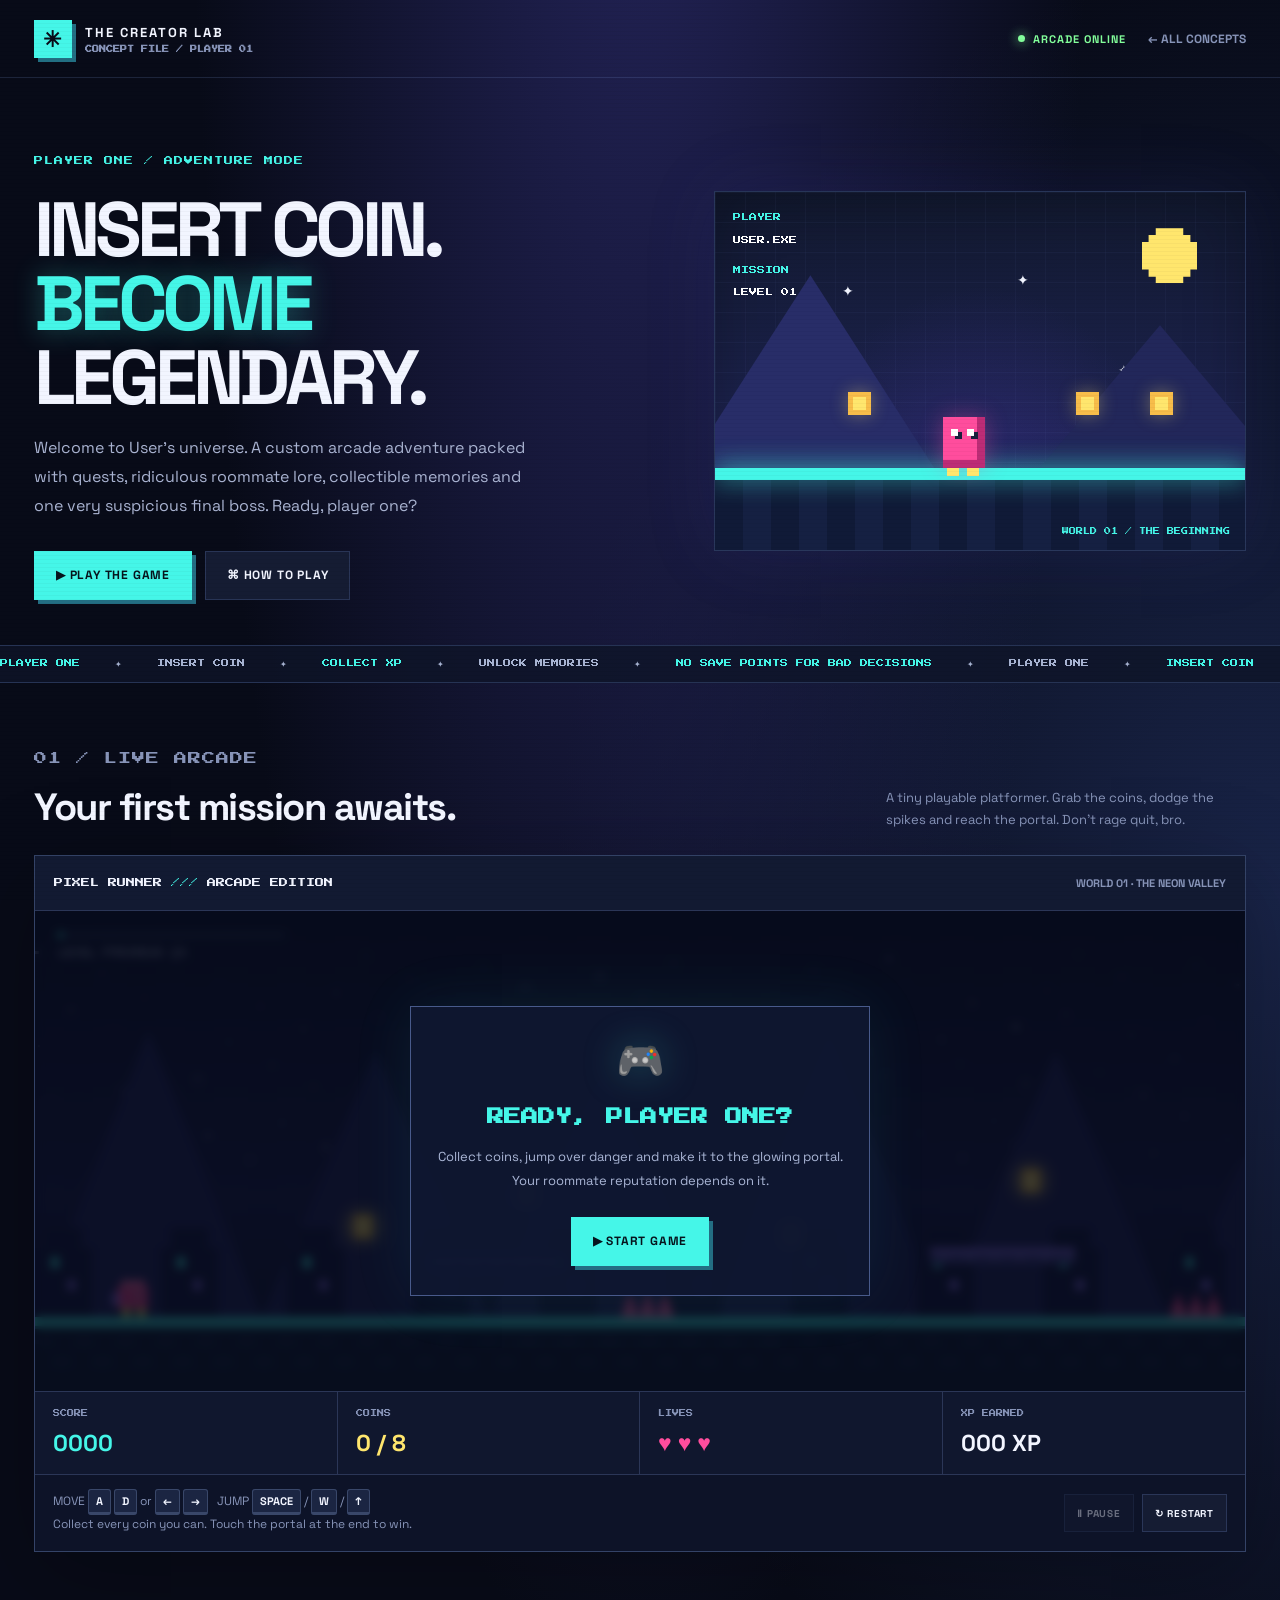
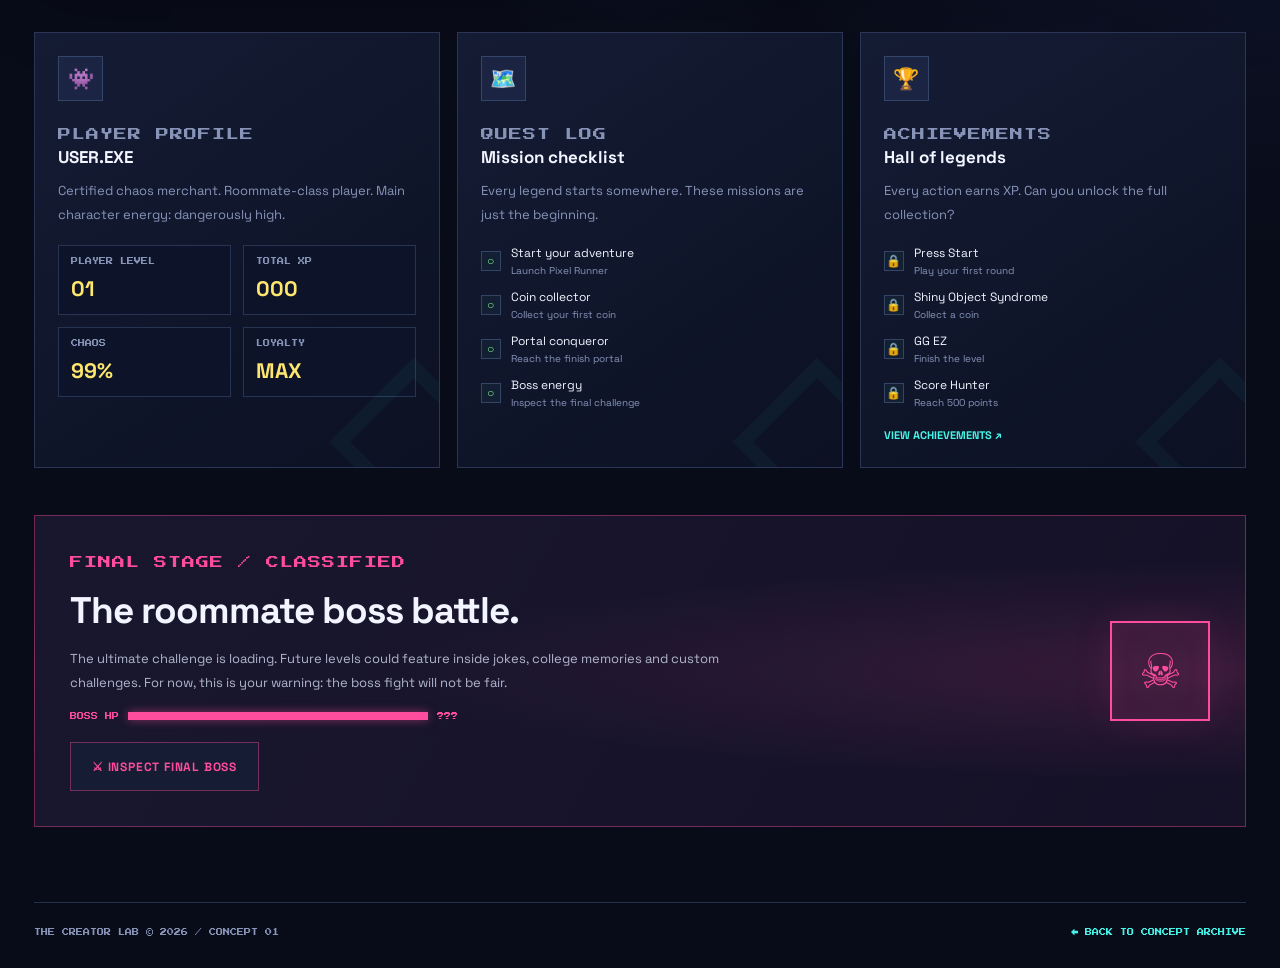
<file: themes/gamers-universe.html>
<!DOCTYPE html>
<html lang="en">
<head>
  <meta charset="UTF-8">
  <meta name="viewport" content="width=device-width, initial-scale=1.0">
  <meta name="theme-color" content="#080b18">
  <meta name="description" content="The Gamer's Universe — a playable arcade adventure for User.">
  <title>The Gamer's Universe — The Creator Lab</title>
  <link rel="preconnect" href="https://fonts.googleapis.com">
  <link rel="preconnect" href="https://fonts.gstatic.com" crossorigin>
  <link href="https://fonts.googleapis.com/css2?family=Press+Start+2P&family=Space+Grotesk:wght@400;500;600;700&display=swap" rel="stylesheet">

  <link rel="stylesheet" href="../css/gamers-universe.css">
</head>

<body>
  <header class="topbar page-shell">
    <a class="brand" href="../index.html">
      <span class="brand-icon">✳</span>
      <span>THE CREATOR LAB<small>CONCEPT FILE / PLAYER 01</small></span>
    </a>
    <div class="topbar-right">
      <span class="server-status"><span class="status-dot"></span> ARCADE ONLINE</span>
      <a class="back-link" href="../index.html">← ALL CONCEPTS</a>
    </div>
  </header>

  <main class="page-shell">
    <section class="hero">
      <div class="hero-copy">
        <p class="eyebrow">PLAYER ONE / ADVENTURE MODE</p>
        <h1>INSERT COIN.<br><span class="highlight">BECOME</span><br>LEGENDARY.</h1>
        <p class="hero-description">
          Welcome to User's universe. A custom arcade adventure packed with
          quests, ridiculous roommate lore, collectible memories and one very
          suspicious final boss. Ready, player one?
        </p>
        <div class="hero-buttons">
          <button class="btn btn-primary" id="heroStart">▶ PLAY THE GAME</button>
          <button class="btn" id="howToPlay">⌘ HOW TO PLAY</button>
        </div>
      </div>

      <div class="pixel-art" aria-label="Animated pixel-art arcade landscape">
        <span class="pixel-moon"></span>
        <span class="star" style="top:25%;left:24%">✦</span>
        <span class="star" style="top:47%;left:76%;animation-delay:.7s">✧</span>
        <span class="star" style="top:22%;left:57%;animation-delay:1.2s">✦</span>
        <span class="star" style="top:61%;left:12%;animation-delay:.3s">·</span>
        <div class="mountain one"></div>
        <div class="mountain two"></div>
        <span class="pixel-coin c1"></span>
        <span class="pixel-coin c2"></span>
        <span class="pixel-coin c3"></span>
        <div class="platform"></div>
        <div class="pixel-player"></div>
        <div class="visual-hud">
          <span class="hud-label">PLAYER</span>
          <span class="hud-value">USER.EXE</span>
          <span class="hud-label" style="margin-top:8px">MISSION</span>
          <span class="hud-value">LEVEL 01</span>
        </div>
        <div class="visual-tag">WORLD 01 / THE BEGINNING</div>
      </div>
    </section>
  </main>

  <div class="ticker" aria-hidden="true">
    <div class="ticker-track">
      <span>PLAYER ONE</span> ✦ <span>INSERT COIN</span> ✦
      <span>COLLECT XP</span> ✦ <span>UNLOCK MEMORIES</span> ✦
      <span>NO SAVE POINTS FOR BAD DECISIONS</span> ✦
      <span>PLAYER ONE</span> ✦ <span>INSERT COIN</span> ✦
      <span>COLLECT XP</span> ✦ <span>UNLOCK MEMORIES</span> ✦
      <span>NO SAVE POINTS FOR BAD DECISIONS</span> ✦
    </div>
  </div>

  <main class="page-shell">
    <section class="game-section" id="arcade">
      <div class="section-heading">
        <div>
          <p class="eyebrow">01 / LIVE ARCADE</p>
          <h2>Your first mission awaits.</h2>
        </div>
        <p>A tiny playable platformer. Grab the coins, dodge the spikes and reach the portal. Don't rage quit, bro.</p>
      </div>

      <div class="game-shell">
        <div class="game-topline">
          <div class="game-name">PIXEL RUNNER <span>///</span> ARCADE EDITION</div>
          <div class="game-level" id="levelLabel">WORLD 01 · THE NEON VALLEY</div>
        </div>

        <div class="game-stage">
          <canvas id="gameCanvas" width="960" height="420" aria-label="Pixel Runner platform game"></canvas>

          <div class="game-overlay" id="gameOverlay">
            <div class="overlay-card">
              <div class="overlay-icon" id="overlayIcon">🎮</div>
              <h3 id="overlayTitle">READY, PLAYER ONE?</h3>
              <p id="overlayText">Collect coins, jump over danger and make it to the glowing portal. Your roommate reputation depends on it.</p>
              <button class="btn btn-primary" id="overlayStart">▶ START GAME</button>
            </div>
          </div>
        </div>

        <div class="game-hud">
          <div class="hud-stat">
            <small>SCORE</small>
            <strong class="cyan" id="scoreValue">0000</strong>
          </div>
          <div class="hud-stat">
            <small>COINS</small>
            <strong class="yellow" id="coinValue">0 / 8</strong>
          </div>
          <div class="hud-stat">
            <small>LIVES</small>
            <strong class="pink" id="livesValue">♥ ♥ ♥</strong>
          </div>
          <div class="hud-stat">
            <small>XP EARNED</small>
            <strong id="xpValue">000 XP</strong>
          </div>
        </div>

        <div class="game-controls">
          <div class="controls-copy">
            MOVE <kbd>A</kbd> <kbd>D</kbd> or <kbd>←</kbd> <kbd>→</kbd>
            &nbsp; JUMP <kbd>SPACE</kbd> / <kbd>W</kbd> / <kbd>↑</kbd><br>
            Collect every coin you can. Touch the portal at the end to win.
          </div>
          <div class="game-action-buttons">
            <button class="btn" id="pauseButton" disabled>Ⅱ PAUSE</button>
            <button class="btn" id="restartButton">↻ RESTART</button>
          </div>
        </div>

        <div class="touch-controls" aria-label="Touch game controls">
          <div class="touch-group">
            <button class="touch-btn" data-control="left" aria-label="Move left">←</button>
            <button class="touch-btn" data-control="right" aria-label="Move right">→</button>
          </div>
          <button class="touch-btn" data-control="jump" aria-label="Jump">↑ JUMP</button>
        </div>
      </div>
    </section>

    <section class="dashboard">
      <article class="dash-card">
        <div class="dash-icon">👾</div>
        <p class="eyebrow">PLAYER PROFILE</p>
        <h3>USER.EXE</h3>
        <p>Certified chaos merchant. Roommate-class player. Main character energy: dangerously high.</p>
        <div class="profile-stats">
          <div class="mini-stat"><small>PLAYER LEVEL</small><strong id="profileLevel">01</strong></div>
          <div class="mini-stat"><small>TOTAL XP</small><strong id="profileXP">000</strong></div>
          <div class="mini-stat"><small>CHAOS</small><strong>99%</strong></div>
          <div class="mini-stat"><small>LOYALTY</small><strong>MAX</strong></div>
        </div>
      </article>

      <article class="dash-card">
        <div class="dash-icon">🗺️</div>
        <p class="eyebrow">QUEST LOG</p>
        <h3>Mission checklist</h3>
        <p>Every legend starts somewhere. These missions are just the beginning.</p>
        <div class="quest-list">
          <div class="quest-row">
            <span class="quest-check" id="questPlay">○</span>
            <span>Start your adventure<small>Launch Pixel Runner</small></span>
          </div>
          <div class="quest-row">
            <span class="quest-check" id="questCoin">○</span>
            <span>Coin collector<small>Collect your first coin</small></span>
          </div>
          <div class="quest-row">
            <span class="quest-check" id="questWin">○</span>
            <span>Portal conqueror<small>Reach the finish portal</small></span>
          </div>
          <div class="quest-row">
            <span class="quest-check" id="questBoss">○</span>
            <span>Boss energy<small>Inspect the final challenge</small></span>
          </div>
        </div>
      </article>

      <article class="dash-card">
        <div class="dash-icon">🏆</div>
        <p class="eyebrow">ACHIEVEMENTS</p>
        <h3>Hall of legends</h3>
        <p>Every action earns XP. Can you unlock the full collection?</p>
        <div class="quest-list">
          <div class="quest-row">
            <span class="quest-check" id="achStart">🔒</span>
            <span>Press Start<small>Play your first round</small></span>
          </div>
          <div class="quest-row">
            <span class="quest-check" id="achCoin">🔒</span>
            <span>Shiny Object Syndrome<small>Collect a coin</small></span>
          </div>
          <div class="quest-row">
            <span class="quest-check" id="achWin">🔒</span>
            <span>GG EZ<small>Finish the level</small></span>
          </div>
          <div class="quest-row">
            <span class="quest-check" id="achScore">🔒</span>
            <span>Score Hunter<small>Reach 500 points</small></span>
          </div>
        </div>
        <button class="dash-link" id="viewAchievements">VIEW ACHIEVEMENTS ↗</button>
      </article>
    </section>

    <section class="boss-section" id="boss">
      <div>
        <p class="eyebrow">FINAL STAGE / CLASSIFIED</p>
        <h2>The roommate boss battle.</h2>
        <p>
          The ultimate challenge is loading. Future levels could feature inside
          jokes, college memories and custom challenges. For now, this is your
          warning: the boss fight will not be fair.
        </p>
        <div class="boss-health">
          <span>BOSS HP</span>
          <div class="health-bar"><span></span></div>
          <span>???</span>
        </div>
        <button class="btn btn-pink" id="bossButton" style="margin-top:22px">⚔ INSPECT FINAL BOSS</button>
      </div>
      <div class="boss-art" aria-hidden="true">☠</div>
    </section>

    <footer class="footer">
      <span>THE CREATOR LAB © 2026 / CONCEPT 01</span>
      <a href="../index.html">← BACK TO CONCEPT ARCHIVE</a>
    </footer>
  </main>

  <div class="toast" id="toast" role="status" aria-live="polite">
    <strong id="toastTitle">ACHIEVEMENT UNLOCKED!</strong>
    <span id="toastText">You earned some XP.</span>
  </div>

  <div class="modal" id="infoModal" hidden>
    <div class="modal-card">
      <p class="eyebrow" id="modalEyebrow">PLAYER MANUAL</p>
      <h2 id="modalTitle">How to play</h2>
      <div id="modalContent"></div>
      <button class="btn btn-primary" id="modalClose">GOT IT ✓</button>
    </div>
  </div>

  <script src="../js/gamers-universe.js" defer></script>
</body>
</html>
</file>
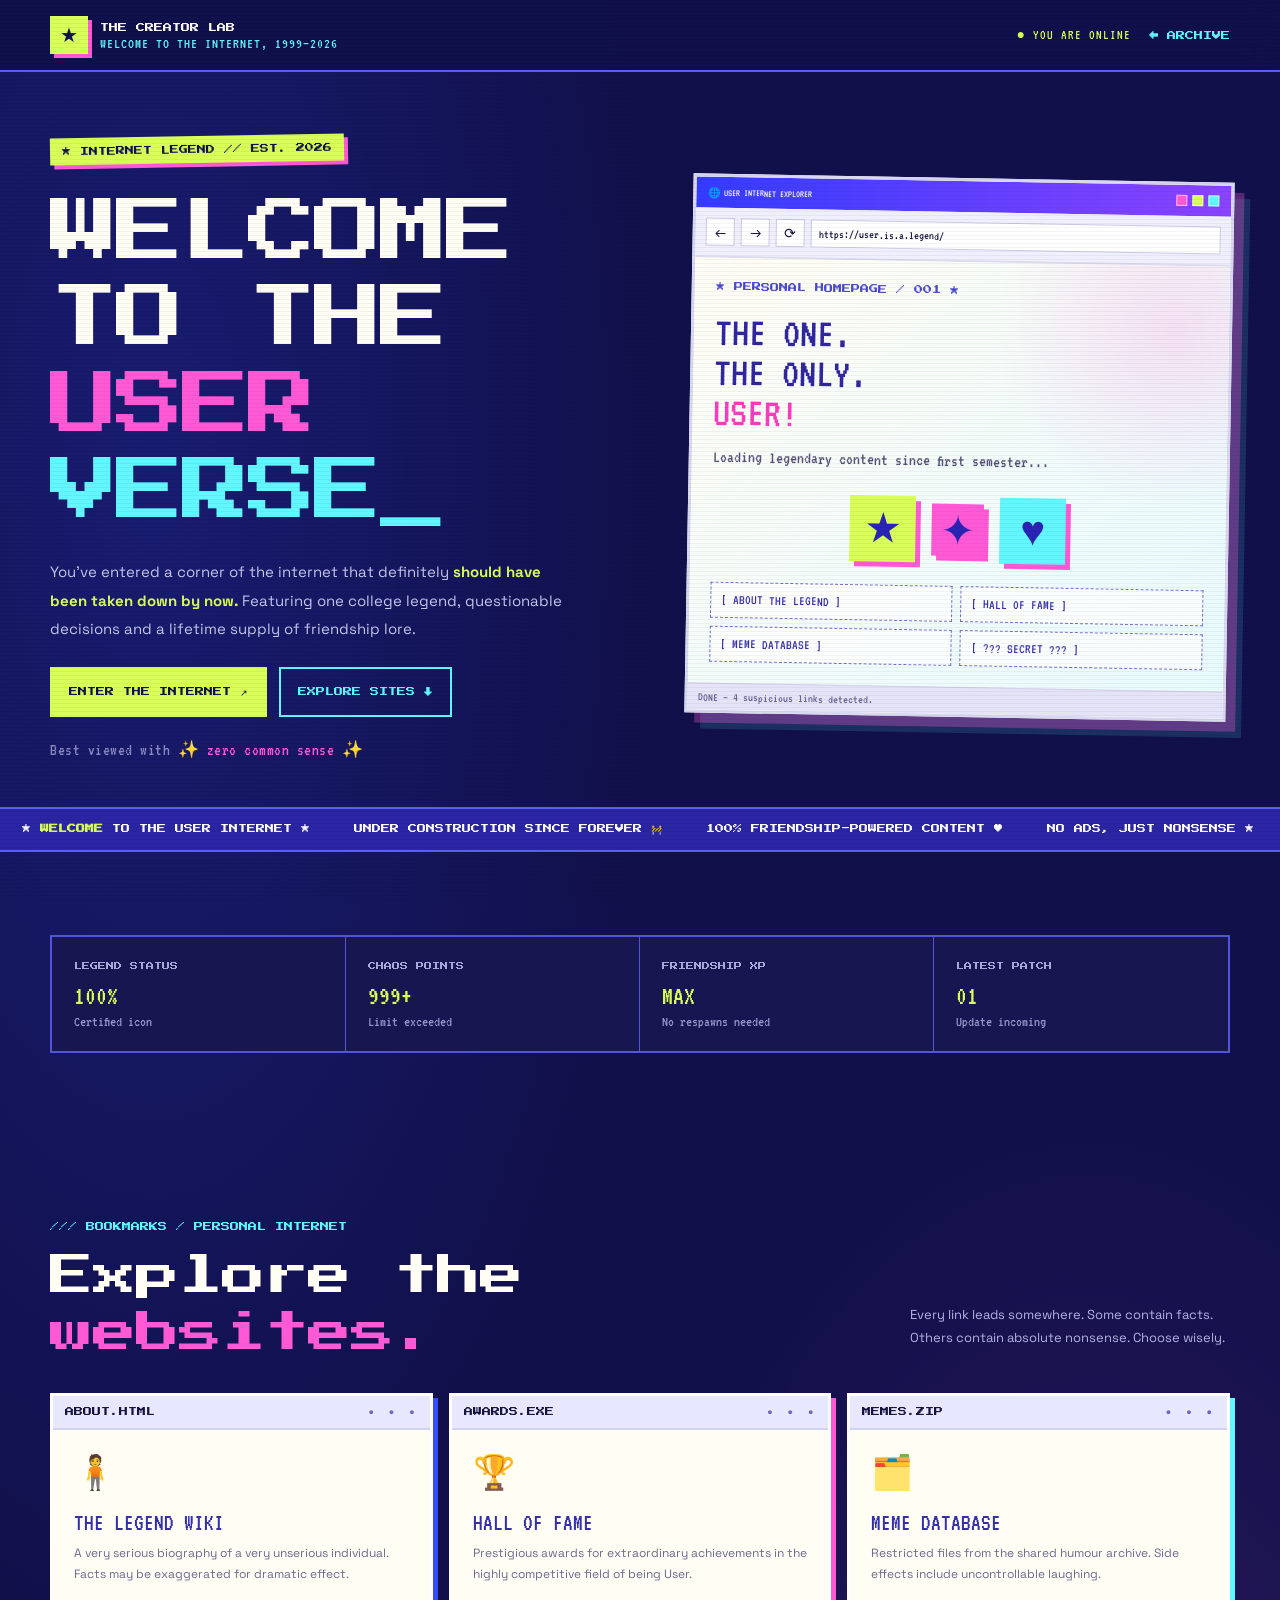
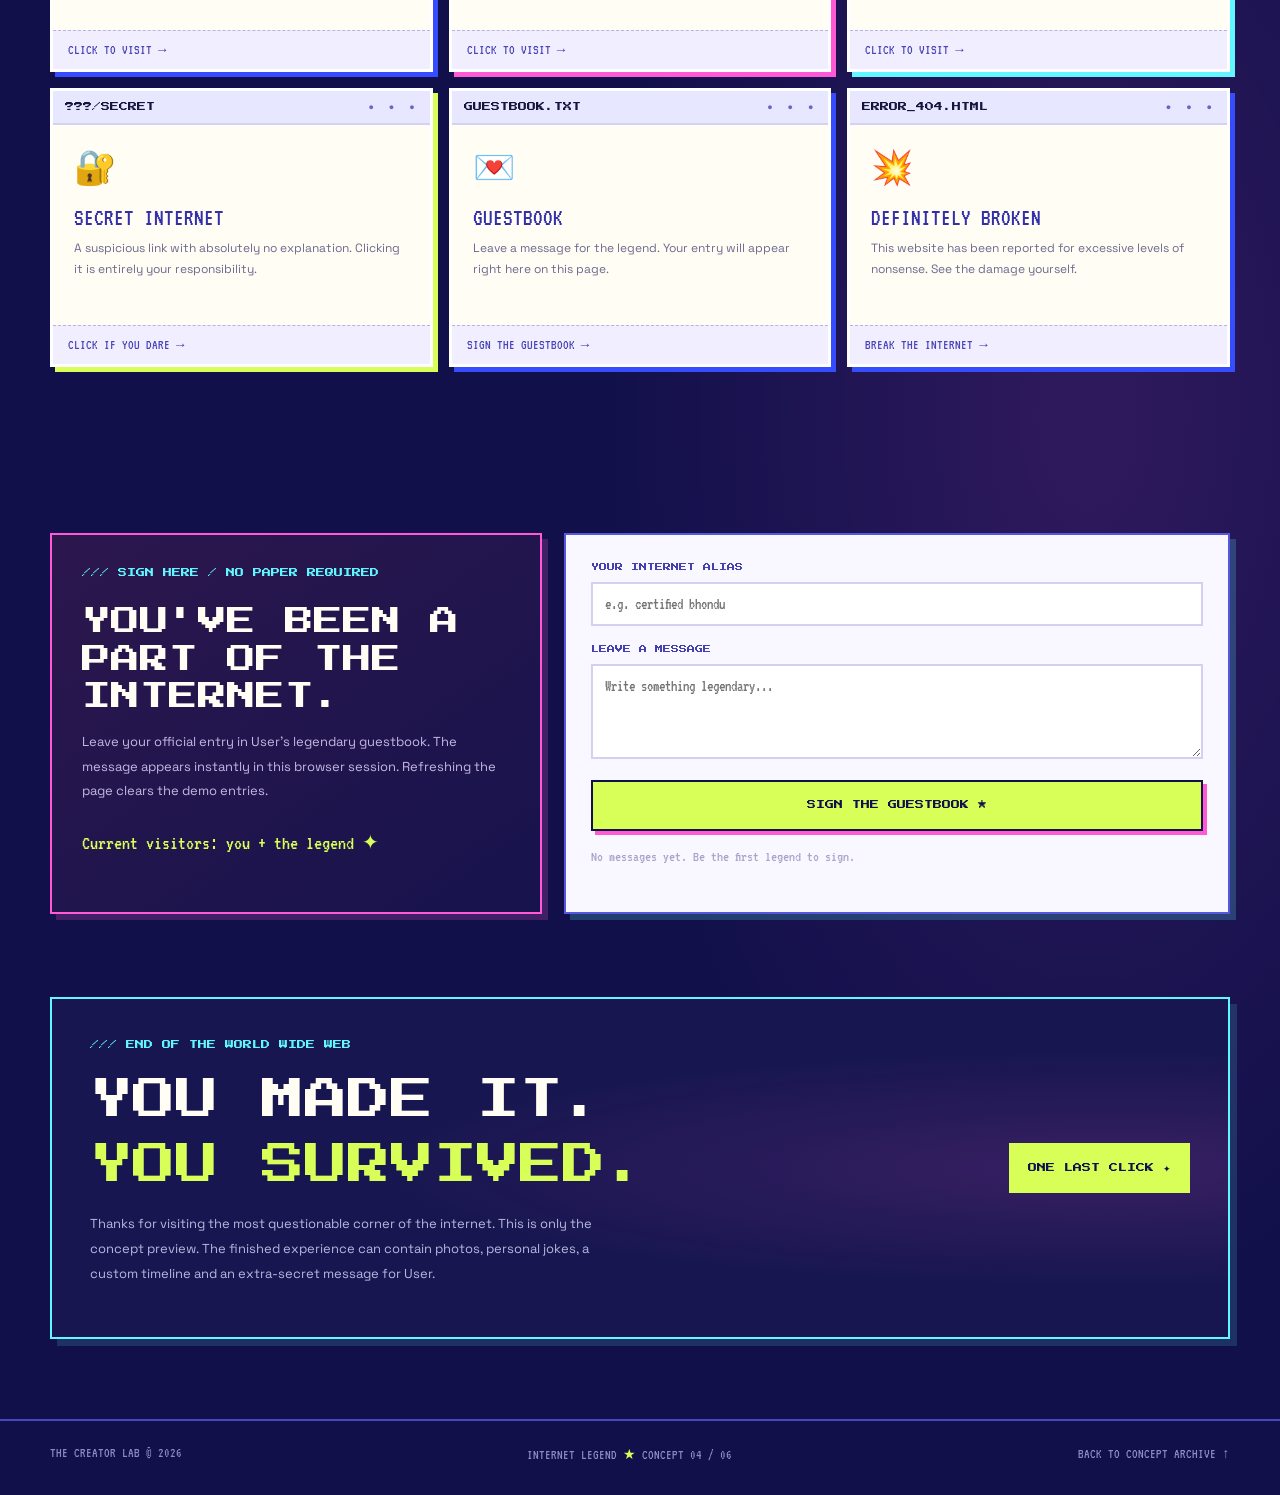
<file: themes/internet-legend.html>
<!DOCTYPE html>
<html lang="en">
<head>
  <meta charset="UTF-8">
  <meta name="viewport" content="width=device-width, initial-scale=1">
  <meta name="theme-color" content="#11104b">
  <meta name="description" content="Internet Legend '26 — an unhinged retro internet experience made for User.">
  <title>Internet Legend '26 // The Creator Lab</title>

  <link rel="preconnect" href="https://fonts.googleapis.com">
  <link rel="preconnect" href="https://fonts.gstatic.com" crossorigin>
  <link href="https://fonts.googleapis.com/css2?family=Press+Start+2P&family=Space+Grotesk:wght@400;500;600;700&family=VT323&display=swap" rel="stylesheet">

  <link rel="stylesheet" href="../css/internet-legend.css">
</head>

<body>
<header class="topbar">
  <nav class="container nav">
    <a class="brand" href="../index.html">
      <span class="brand-icon">★</span>
      <span class="brand-name">THE CREATOR LAB<small>WELCOME TO THE INTERNET, 1999–2026</small></span>
    </a>
    <div class="nav-right">
      <span class="online">YOU ARE ONLINE</span>
      <a class="back-link" href="../index.html">← ARCHIVE</a>
    </div>
  </nav>
</header>

<main>
  <section class="hero">
    <div class="container hero-grid">
      <div class="hero-copy">
        <div class="pill">★ INTERNET LEGEND // EST. 2026</div>
        <h1>WELCOME<br>TO THE<br><span class="pink">USER</span><br><span class="cyan">VERSE_</span></h1>
        <p>
          You've entered a corner of the internet that definitely
          <strong>should have been taken down by now.</strong>
          Featuring one college legend, questionable decisions and
          a lifetime supply of friendship lore.
        </p>
        <div class="actions">
          <button class="btn btn-primary" id="enterInternet">ENTER THE INTERNET ↗</button>
          <a class="btn btn-secondary" href="#sites">EXPLORE SITES ↓</a>
        </div>
        <div class="tiny-note">Best viewed with <span>✨ zero common sense ✨</span></div>
      </div>

      <div class="browser" id="browser">
        <div class="browser-titlebar">
          <span>🌐 USER INTERNET EXPLORER</span>
          <div class="window-controls"><i></i><i></i><i></i></div>
        </div>
        <div class="browser-toolbar">
          <button class="tool-btn" id="browserBack" aria-label="Go back">←</button>
          <button class="tool-btn" id="browserForward" aria-label="Go forward">→</button>
          <button class="tool-btn" id="browserRefresh" aria-label="Refresh page">⟳</button>
          <div class="address" id="address">https://user.is.a.legend/</div>
        </div>
        <div class="browser-content" id="browserContent">
          <div class="browser-kicker">★ PERSONAL HOMEPAGE / 001 ★</div>
          <div class="browser-heading">THE ONE.<br>THE ONLY.<br><span>USER!</span></div>
          <div class="browser-description">Loading legendary content since first semester...</div>
          <div class="pixel-art">
            <div class="pixel-star">★</div>
            <div class="pixel-star">✦</div>
            <div class="pixel-star">♥</div>
          </div>
          <div class="browser-links">
            <button class="browser-link" data-page="about">[ ABOUT THE LEGEND ]</button>
            <button class="browser-link" data-page="awards">[ HALL OF FAME ]</button>
            <button class="browser-link" data-page="memes">[ MEME DATABASE ]</button>
            <button class="browser-link" data-page="secret">[ ??? SECRET ??? ]</button>
          </div>
        </div>
        <div class="browser-status" id="browserStatus">DONE — 4 suspicious links detected.</div>
      </div>
    </div>
  </section>

  <div class="marquee" aria-label="Retro internet ticker">
    <div class="marquee-track">
      <span>★ <b>WELCOME</b> TO THE USER INTERNET ★</span>
      <span>UNDER CONSTRUCTION SINCE FOREVER 🚧</span>
      <span>100% FRIENDSHIP-POWERED CONTENT ♥</span>
      <span>NO ADS, JUST NONSENSE ★</span>
      <span>★ <b>WELCOME</b> TO THE USER INTERNET ★</span>
      <span>UNDER CONSTRUCTION SINCE FOREVER 🚧</span>
      <span>100% FRIENDSHIP-POWERED CONTENT ♥</span>
      <span>NO ADS, JUST NONSENSE ★</span>
    </div>
  </div>

  <section class="container section reveal">
    <div class="stats">
      <div class="stat"><div class="stat-label">LEGEND STATUS</div><div class="stat-value">100%</div><div class="stat-note">Certified icon</div></div>
      <div class="stat"><div class="stat-label">CHAOS POINTS</div><div class="stat-value">999+</div><div class="stat-note">Limit exceeded</div></div>
      <div class="stat"><div class="stat-label">FRIENDSHIP XP</div><div class="stat-value">MAX</div><div class="stat-note">No respawns needed</div></div>
      <div class="stat"><div class="stat-label">LATEST PATCH</div><div class="stat-value">01</div><div class="stat-note">Update incoming</div></div>
    </div>
  </section>

  <section class="container section reveal" id="sites">
    <div class="section-head">
      <div>
        <div class="section-kicker">/// BOOKMARKS / PERSONAL INTERNET</div>
        <h2 class="section-title">Explore the <em>websites.</em></h2>
      </div>
      <p class="section-description">Every link leads somewhere. Some contain facts. Others contain absolute nonsense. Choose wisely.</p>
    </div>

    <div class="site-grid">
      <button class="site-card" data-page="about">
        <div class="site-card-top"><span>ABOUT.HTML</span><span class="site-dots">● ● ●</span></div>
        <div class="site-card-body"><div class="site-emoji">🧍</div><h3>The Legend Wiki</h3><p>A very serious biography of a very unserious individual. Facts may be exaggerated for dramatic effect.</p></div>
        <div class="site-card-bottom">CLICK TO VISIT →</div>
      </button>

      <button class="site-card" data-page="awards">
        <div class="site-card-top"><span>AWARDS.EXE</span><span class="site-dots">● ● ●</span></div>
        <div class="site-card-body"><div class="site-emoji">🏆</div><h3>Hall of Fame</h3><p>Prestigious awards for extraordinary achievements in the highly competitive field of being User.</p></div>
        <div class="site-card-bottom">CLICK TO VISIT →</div>
      </button>

      <button class="site-card" data-page="memes">
        <div class="site-card-top"><span>MEMES.ZIP</span><span class="site-dots">● ● ●</span></div>
        <div class="site-card-body"><div class="site-emoji">🗂️</div><h3>Meme Database</h3><p>Restricted files from the shared humour archive. Side effects include uncontrollable laughing.</p></div>
        <div class="site-card-bottom">CLICK TO VISIT →</div>
      </button>

      <button class="site-card" data-page="secret">
        <div class="site-card-top"><span>???/SECRET</span><span class="site-dots">● ● ●</span></div>
        <div class="site-card-body"><div class="site-emoji">🔐</div><h3>Secret Internet</h3><p>A suspicious link with absolutely no explanation. Clicking it is entirely your responsibility.</p></div>
        <div class="site-card-bottom">CLICK IF YOU DARE →</div>
      </button>

      <button class="site-card" data-page="guestbook">
        <div class="site-card-top"><span>GUESTBOOK.TXT</span><span class="site-dots">● ● ●</span></div>
        <div class="site-card-body"><div class="site-emoji">💌</div><h3>Guestbook</h3><p>Leave a message for the legend. Your entry will appear right here on this page.</p></div>
        <div class="site-card-bottom">SIGN THE GUESTBOOK →</div>
      </button>

      <button class="site-card" data-page="error">
        <div class="site-card-top"><span>ERROR_404.HTML</span><span class="site-dots">● ● ●</span></div>
        <div class="site-card-body"><div class="site-emoji">💥</div><h3>Definitely Broken</h3><p>This website has been reported for excessive levels of nonsense. See the damage yourself.</p></div>
        <div class="site-card-bottom">BREAK THE INTERNET →</div>
      </button>
    </div>
  </section>

  <section class="container section reveal" id="guestbook">
    <div class="guestbook">
      <div class="guestbook-intro">
        <div class="section-kicker">/// SIGN HERE / NO PAPER REQUIRED</div>
        <h3>YOU'VE BEEN A PART OF THE INTERNET.</h3>
        <p>Leave your official entry in User's legendary guestbook. The message appears instantly in this browser session. Refreshing the page clears the demo entries.</p>
        <p style="color:var(--lime);font-family:var(--terminal);font-size:20px">Current visitors: you + the legend ✦</p>
      </div>

      <form class="guestbook-form" id="guestbookForm">
        <div class="field">
          <label for="guestName">YOUR INTERNET ALIAS</label>
          <input id="guestName" name="name" maxlength="30" placeholder="e.g. certified bhondu" required>
        </div>
        <div class="field">
          <label for="guestMessage">LEAVE A MESSAGE</label>
          <textarea id="guestMessage" name="message" maxlength="220" placeholder="Write something legendary..." required></textarea>
        </div>
        <button class="btn" type="submit">SIGN THE GUESTBOOK ★</button>
        <div class="guestbook-list" id="guestbookList" aria-live="polite">
          <div class="guest-empty">No messages yet. Be the first legend to sign.</div>
        </div>
      </form>
    </div>
  </section>

  <section class="container reveal">
    <div class="final-panel">
      <div>
        <div class="section-kicker">/// END OF THE WORLD WIDE WEB</div>
        <h2>YOU MADE IT.<br><span>YOU SURVIVED.</span></h2>
        <p>Thanks for visiting the most questionable corner of the internet. This is only the concept preview. The finished experience can contain photos, personal jokes, a custom timeline and an extra-secret message for User.</p>
      </div>
      <button class="btn btn-primary" id="surpriseButton">ONE LAST CLICK ✦</button>
    </div>
  </section>
</main>

<footer class="footer">
  <div class="container footer-inner">
    <span>THE CREATOR LAB © 2026</span>
    <span>INTERNET LEGEND <b>★</b> CONCEPT 04 / 06</span>
    <a href="../index.html">BACK TO CONCEPT ARCHIVE ↑</a>
  </div>
</footer>

<dialog class="dialog" id="siteDialog">
  <div class="dialog-head">
    <span id="dialogLabel">WEBSITE / LOADING</span>
    <button class="dialog-close" data-close>✕</button>
  </div>
  <div class="dialog-content">
    <div class="section-kicker" id="dialogKicker">WELCOME TO THE INTERNET</div>
    <h2 id="dialogTitle">HELLO, LEGEND.</h2>
    <p id="dialogText">Your page has loaded successfully.</p>
    <div class="dialog-actions">
      <button class="btn btn-primary" id="dialogAction">COOL, CONTINUE →</button>
      <button class="btn btn-secondary" data-close>CLOSE WINDOW</button>
    </div>
  </div>
</dialog>

<div class="toast" id="toast" role="status" aria-live="polite"></div>

<script src="../js/internet-legend.js" defer></script>
</body>
</html>
</file>
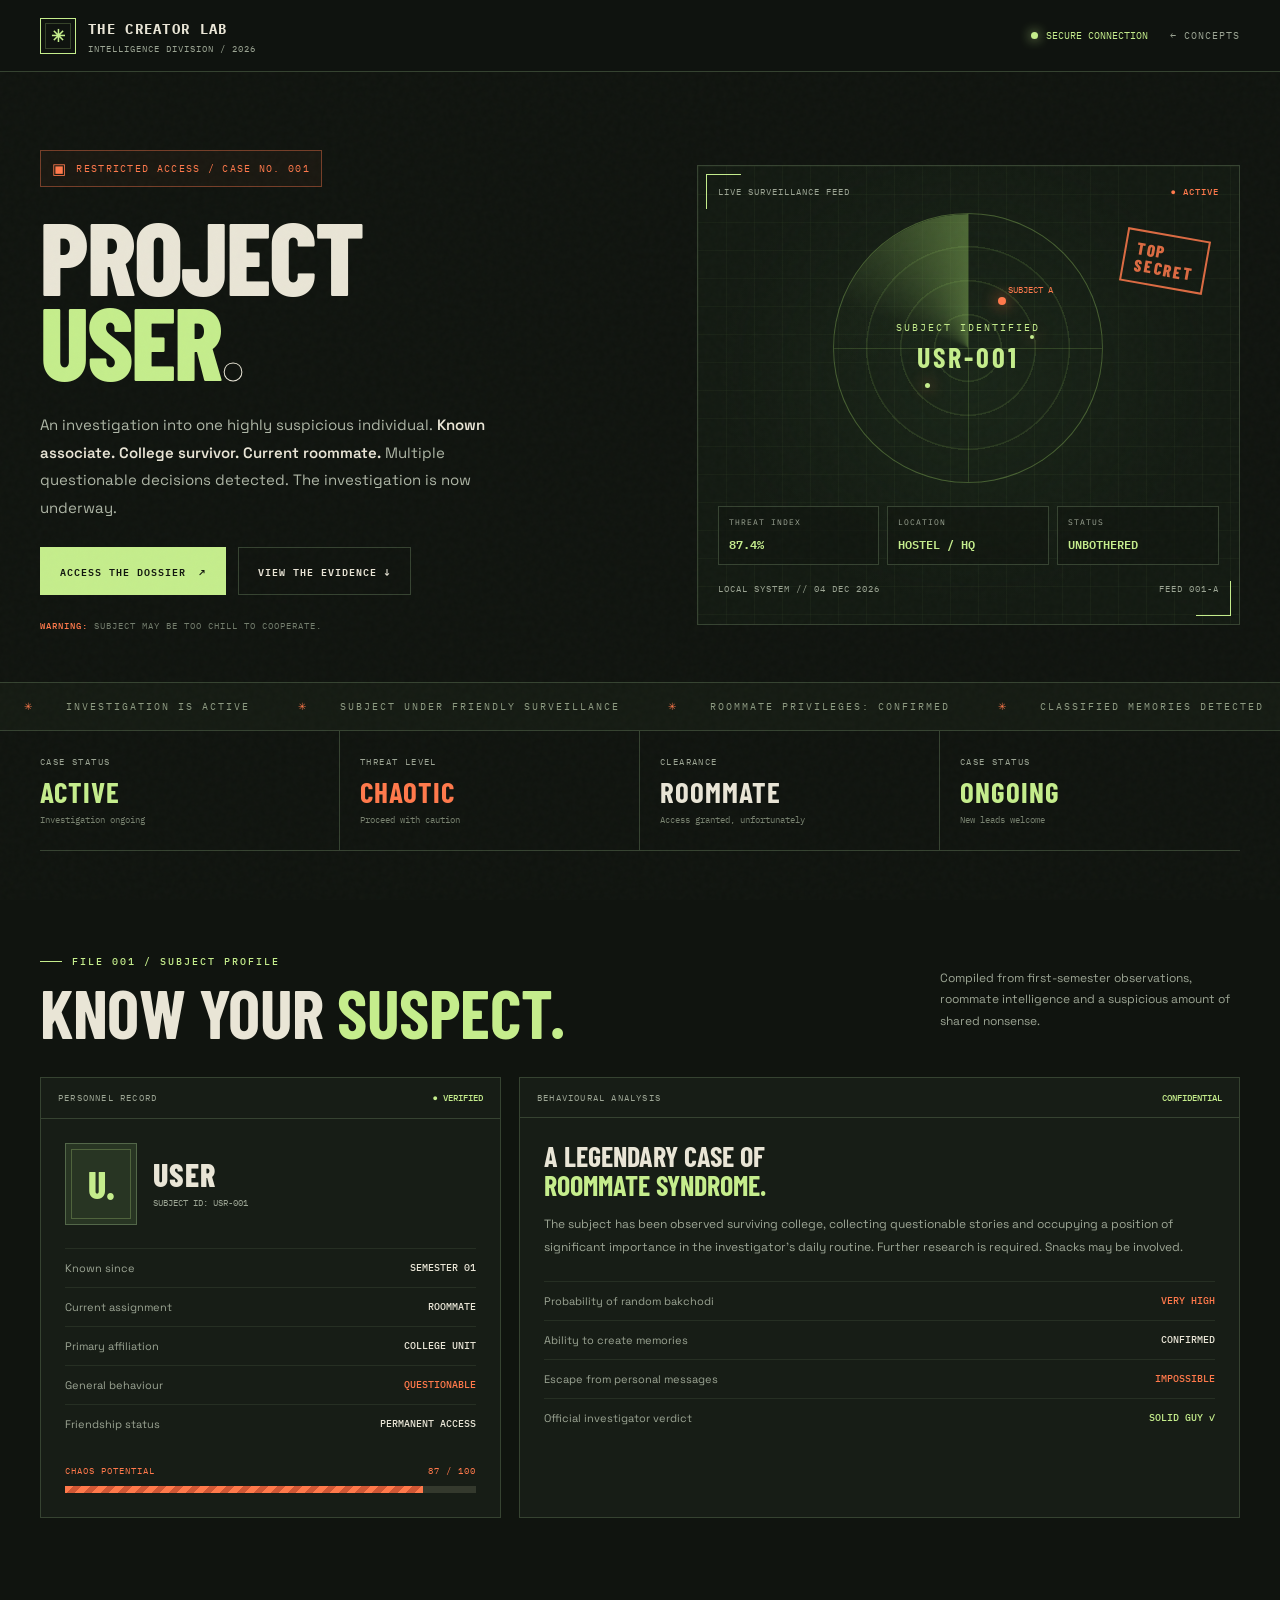
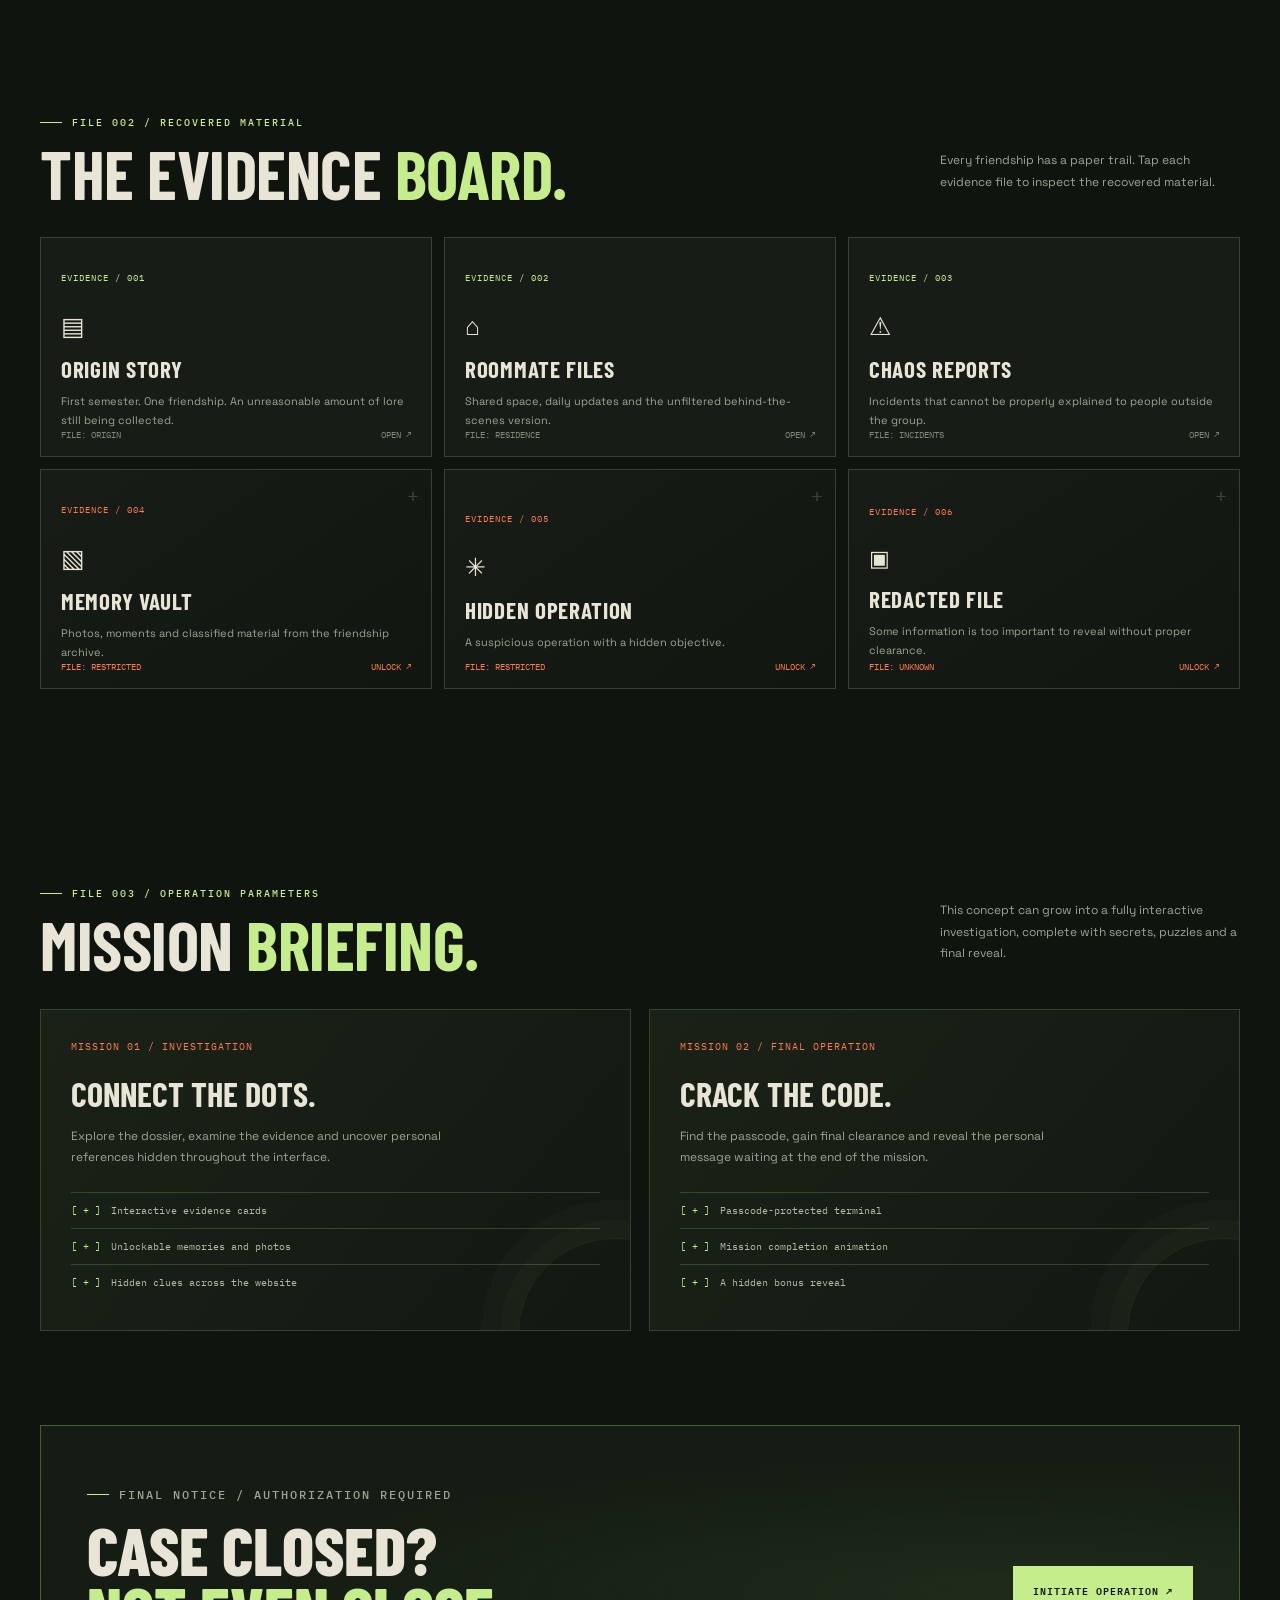
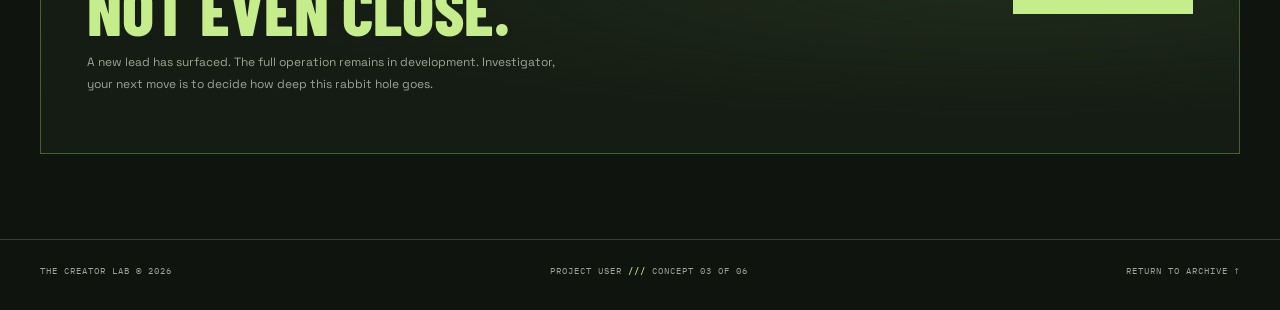
<file: themes/project-user.html>
<!DOCTYPE html>
<html lang="en">
<head>
<meta charset="UTF-8">
<meta name="viewport" content="width=device-width, initial-scale=1.0">
<meta name="theme-color" content="#10140f">
<meta name="description" content="PROJECT USER — A classified case file.">
<title>PROJECT USER // CLASSIFIED</title>

<link rel="preconnect" href="https://fonts.googleapis.com">
<link rel="preconnect" href="https://fonts.gstatic.com" crossorigin>
<link href="https://fonts.googleapis.com/css2?family=Barlow+Condensed:wght@500;600;700;800;900&family=IBM+Plex+Mono:wght@400;500;600;700&family=Space+Grotesk:wght@400;500;600;700&display=swap" rel="stylesheet">

<link rel="stylesheet" href="../css/project-user.css">
</head>

<body>
<header class="topbar">
  <nav class="container nav">
    <a class="brand" href="../index.html">
      <span class="brand-mark">✳</span>
      <span><span class="brand-title">THE CREATOR LAB</span><span class="brand-sub">INTELLIGENCE DIVISION / 2026</span></span>
    </a>
    <div class="nav-right">
      <span class="live-status"><i class="live-dot"></i> SECURE CONNECTION</span>
      <a class="back-link" href="../index.html">← CONCEPTS</a>
    </div>
  </nav>
</header>

<main>
<section class="hero">
  <div class="container hero-grid">
    <div class="hero-copy">
      <div class="classification"><span>▣</span> RESTRICTED ACCESS / CASE NO. 001</div>
      <h1>PROJECT <span class="line2">USER<span class="outline">.</span></span></h1>
      <p class="hero-lede">
        An investigation into one highly suspicious individual.
        <strong>Known associate. College survivor. Current roommate.</strong>
        Multiple questionable decisions detected. The investigation is now underway.
      </p>
      <div class="hero-actions">
        <button class="btn btn-primary" id="openCase">ACCESS THE DOSSIER <span>↗</span></button>
        <a class="btn btn-secondary" href="#evidence">VIEW THE EVIDENCE ↓</a>
      </div>
      <p class="hero-footnote"><b>WARNING:</b> SUBJECT MAY BE TOO CHILL TO COOPERATE.</p>
    </div>

    <div class="visual" aria-label="Animated intelligence radar scanning a subject">
      <div class="visual-top"><span>LIVE SURVEILLANCE FEED</span><strong>● ACTIVE</strong></div>
      <div class="stamp">TOP<br>SECRET</div>
      <div class="radar-wrap">
        <div class="radar">
          <div class="radar-sweep"></div>
          <i class="radar-target target1"></i>
          <i class="radar-target target2"></i>
          <i class="radar-target target3"></i>
          <span class="target-label">SUBJECT A</span>
        </div>
        <div class="radar-center">SUBJECT IDENTIFIED<strong>USR-001</strong></div>
      </div>
      <div class="visual-readouts">
        <div class="readout"><span>THREAT INDEX</span><strong>87.4%</strong></div>
        <div class="readout"><span>LOCATION</span><strong>HOSTEL / HQ</strong></div>
        <div class="readout"><span>STATUS</span><strong>UNBOTHERED</strong></div>
      </div>
      <div class="visual-bottom" style="margin-top:18px"><span>LAT 28° // CLASSIFIED</span><span>FEED 001-A</span></div>
    </div>
  </div>
</section>

<div class="ticker" aria-label="Investigation status ticker">
  <div class="ticker-track">
    <div class="ticker-item"><b>✳</b> INVESTIGATION IS ACTIVE</div>
    <div class="ticker-item"><b>✳</b> SUBJECT UNDER FRIENDLY SURVEILLANCE</div>
    <div class="ticker-item"><b>✳</b> ROOMMATE PRIVILEGES: CONFIRMED</div>
    <div class="ticker-item"><b>✳</b> CLASSIFIED MEMORIES DETECTED</div>
    <div class="ticker-item"><b>✳</b> INVESTIGATION IS ACTIVE</div>
    <div class="ticker-item"><b>✳</b> SUBJECT UNDER FRIENDLY SURVEILLANCE</div>
    <div class="ticker-item"><b>✳</b> ROOMMATE PRIVILEGES: CONFIRMED</div>
    <div class="ticker-item"><b>✳</b> CLASSIFIED MEMORIES DETECTED</div>
  </div>
</div>

<section class="container stats reveal">
  <div class="stat"><div class="stat-label">CASE STATUS</div><div class="stat-value green">ACTIVE</div><div class="stat-note">Investigation ongoing</div></div>
  <div class="stat"><div class="stat-label">THREAT LEVEL</div><div class="stat-value orange">CHAOTIC</div><div class="stat-note">Proceed with caution</div></div>
  <div class="stat"><div class="stat-label">CLEARANCE</div><div class="stat-value">ROOMMATE</div><div class="stat-note">Access granted, unfortunately</div></div>
  <div class="stat"><div class="stat-label">CASE STATUS</div><div class="stat-value green">ONGOING</div><div class="stat-note">New leads welcome</div></div>
</section>

<section class="section container reveal" id="dossier">
  <div class="section-head">
    <div><p class="eyebrow">FILE 001 / SUBJECT PROFILE</p><h2 class="section-title">Know your <em>suspect.</em></h2></div>
    <p class="section-note">Compiled from first-semester observations, roommate intelligence and a suspicious amount of shared nonsense.</p>
  </div>
  <div class="profile-grid">
    <article class="panel">
      <div class="panel-head"><span>PERSONNEL RECORD</span><b>● VERIFIED</b></div>
      <div class="profile-body">
        <div class="subject-id">
          <div class="avatar">U.</div>
          <div><div class="subject-name">USER</div><div class="subject-code">SUBJECT ID: USR-001</div></div>
        </div>
        <div class="profile-line"><span>Known since</span><strong>SEMESTER 01</strong></div>
        <div class="profile-line"><span>Current assignment</span><strong>ROOMMATE</strong></div>
        <div class="profile-line"><span>Primary affiliation</span><strong>COLLEGE UNIT</strong></div>
        <div class="profile-line"><span>General behaviour</span><strong class="danger">QUESTIONABLE</strong></div>
        <div class="profile-line"><span>Friendship status</span><strong>PERMANENT ACCESS</strong></div>
        <div class="threat-box">
          <div class="threat-top"><span>CHAOS POTENTIAL</span><span>87 / 100</span></div>
          <div class="threat-track"><div class="threat-fill"></div></div>
        </div>
      </div>
    </article>

    <article class="panel">
      <div class="panel-head"><span>BEHAVIOURAL ANALYSIS</span><b>CONFIDENTIAL</b></div>
      <div class="profile-body">
        <p style="font:700 28px/1.05 var(--display);margin:0 0 13px">A LEGENDARY CASE OF<br><span style="color:var(--green)">ROOMMATE SYNDROME.</span></p>
        <p style="font-size:12px;line-height:1.9;color:var(--muted);margin:0 0 22px">The subject has been observed surviving college, collecting questionable stories and occupying a position of significant importance in the investigator's daily routine. Further research is required. Snacks may be involved.</p>
        <div class="profile-line"><span>Probability of random bakchodi</span><strong class="danger">VERY HIGH</strong></div>
        <div class="profile-line"><span>Ability to create memories</span><strong>CONFIRMED</strong></div>
        <div class="profile-line"><span>Escape from personal messages</span><strong class="danger">IMPOSSIBLE</strong></div>
        <div class="profile-line"><span>Official investigator verdict</span><strong style="color:var(--green)">SOLID GUY ✓</strong></div>
      </div>
    </article>
  </div>
</section>

<section class="section container reveal" id="evidence">
  <div class="section-head">
    <div><p class="eyebrow">FILE 002 / RECOVERED MATERIAL</p><h2 class="section-title">The evidence <em>board.</em></h2></div>
    <p class="section-note">Every friendship has a paper trail. Tap each evidence file to inspect the recovered material.</p>
  </div>

  <div class="evidence-grid">
    <button class="evidence-card" data-evidence="friendship">
      <span class="evidence-number">EVIDENCE / 001</span><span class="evidence-icon">▤</span>
      <h3>Origin Story</h3><p>First semester. One friendship. An unreasonable amount of lore still being collected.</p>
      <span class="evidence-bottom"><span>FILE: ORIGIN</span><span>OPEN ↗</span></span>
    </button>
    <button class="evidence-card" data-evidence="roommate">
      <span class="evidence-number">EVIDENCE / 002</span><span class="evidence-icon">⌂</span>
      <h3>Roommate Files</h3><p>Shared space, daily updates and the unfiltered behind-the-scenes version.</p>
      <span class="evidence-bottom"><span>FILE: RESIDENCE</span><span>OPEN ↗</span></span>
    </button>
    <button class="evidence-card" data-evidence="chaos">
      <span class="evidence-number">EVIDENCE / 003</span><span class="evidence-icon">⚠</span>
      <h3>Chaos Reports</h3><p>Incidents that cannot be properly explained to people outside the group.</p>
      <span class="evidence-bottom"><span>FILE: INCIDENTS</span><span>OPEN ↗</span></span>
    </button>
    <button class="evidence-card locked" data-evidence="memories">
      <span class="evidence-number">EVIDENCE / 004</span><span class="evidence-icon">▧</span>
      <h3>Memory Vault</h3><p>Photos, moments and classified material from the friendship archive.</p>
      <span class="evidence-bottom"><span>FILE: RESTRICTED</span><span>UNLOCK ↗</span></span>
      <span class="card-cross">+</span>
    </button>
    <button class="evidence-card locked" data-evidence="operation">
      <span class="evidence-number">EVIDENCE / 005</span><span class="evidence-icon">✳</span>
      <h3>Hidden Operation</h3><p>A suspicious operation with a hidden objective.</p>
      <span class="evidence-bottom"><span>FILE: RESTRICTED</span><span>UNLOCK ↗</span></span>
      <span class="card-cross">+</span>
    </button>
    <button class="evidence-card locked" data-evidence="classified">
      <span class="evidence-number">EVIDENCE / 006</span><span class="evidence-icon lock-icon">▣</span>
      <h3>Redacted File</h3><p>Some information is too important to reveal without proper clearance.</p>
      <span class="evidence-bottom"><span>FILE: UNKNOWN</span><span>UNLOCK ↗</span></span>
      <span class="card-cross">+</span>
    </button>
  </div>
</section>

<section class="section container reveal">
  <div class="section-head">
    <div><p class="eyebrow">FILE 003 / OPERATION PARAMETERS</p><h2 class="section-title">Mission <em>briefing.</em></h2></div>
    <p class="section-note">This concept can grow into a fully interactive investigation, complete with secrets, puzzles and a final reveal.</p>
  </div>
  <div class="mission-grid">
    <article class="mission-card">
      <div class="mission-index">MISSION 01 / INVESTIGATION</div>
      <h3>Connect the dots.</h3>
      <p>Explore the dossier, examine the evidence and uncover personal references hidden throughout the interface.</p>
      <ul class="mission-list"><li>Interactive evidence cards</li><li>Unlockable memories and photos</li><li>Hidden clues across the website</li></ul>
    </article>
    <article class="mission-card">
      <div class="mission-index">MISSION 02 / FINAL OPERATION</div>
      <h3>Crack the code.</h3>
      <p>Find the passcode, gain final clearance and reveal the personal message waiting at the end of the mission.</p>
      <ul class="mission-list"><li>Passcode-protected terminal</li><li>Mission completion animation</li><li>A hidden bonus reveal</li></ul>
    </article>
  </div>
</section>

<section class="container reveal">
  <div class="final-cta">
    <div>
      <p class="eyebrow">FINAL NOTICE / AUTHORIZATION REQUIRED</p>
      <h2>Case closed?<br><span>Not even close.</span></h2>
      <p>A new lead has surfaced. The full operation remains in development. Investigator, your next move is to decide how deep this rabbit hole goes.</p>
    </div>
    <button class="btn btn-primary" id="openTerminal">INITIATE OPERATION ↗</button>
  </div>
</section>
</main>

<footer class="footer">
  <div class="container footer-inner">
    <span>THE CREATOR LAB © 2026</span>
    <span>PROJECT USER <b>///</b> CONCEPT 03 OF 06</span>
    <a href="../index.html">RETURN TO ARCHIVE ↑</a>
  </div>
</footer>

<dialog class="dialog" id="caseDialog">
  <div class="dialog-head"><span>▣ PERSONNEL RECORD / USR-001</span><button class="dialog-close" data-close="caseDialog">CLOSE ×</button></div>
  <div class="dialog-content">
    <p class="eyebrow">CLEARANCE LEVEL: ROOMMATE</p>
    <h2>ACCESS<br>GRANTED.</h2>
    <p>Welcome, investigator. The dossier is now open. Subject: User. Known since first semester. Current status: roommate and permanent member of the chaos department.</p>
    <p style="color:var(--green);font-family:var(--mono);font-size:10px">SYSTEM MESSAGE: FRIENDSHIP RECORD VERIFIED ✓</p>
    <div class="dialog-actions"><button class="btn btn-primary" id="goEvidence">INSPECT EVIDENCE ↓</button><button class="btn btn-secondary" data-close="caseDialog">RETURN</button></div>
  </div>
</dialog>

<dialog class="dialog" id="evidenceDialog">
  <div class="dialog-head"><span id="evidenceLabel">EVIDENCE FILE / 001</span><button class="dialog-close" data-close="evidenceDialog">CLOSE ×</button></div>
  <div class="dialog-content">
    <p class="eyebrow">RECOVERED MATERIAL / REVIEW REQUIRED</p>
    <h2 id="evidenceTitle">FILE OPENED.</h2>
    <p id="evidenceText">Evidence details appear here.</p>
    <p style="font:10px var(--mono);color:var(--green)" id="evidenceStatus">STATUS: REVIEWED</p>
    <div class="dialog-actions"><button class="btn btn-primary" data-close="evidenceDialog">ACKNOWLEDGE FILE ✓</button></div>
  </div>
</dialog>

<dialog class="dialog" id="terminalDialog">
  <div class="dialog-head"><span>SECURE TERMINAL / OPERATION ACCESS</span><button class="dialog-close" data-close="terminalDialog">CLOSE ×</button></div>
  <div class="dialog-content">
    <p class="eyebrow">AUTHENTICATION PROTOCOL</p>
    <h2>IDENTIFY<br>YOURSELF.</h2>
    <p>Enter the operation keyword to attempt access. This is a playful concept terminal; no real credentials are requested or stored.</p>
    <label class="terminal-label" for="passcode">OPERATION KEYWORD</label>
    <input class="terminal-input" id="passcode" type="text" maxlength="40" placeholder="ENTER A TEST KEYWORD..." autocomplete="off">
    <div class="terminal-result" id="terminalResult" aria-live="polite"></div>
    <div class="dialog-actions"><button class="btn btn-primary" id="checkPasscode">VERIFY ACCESS ↗</button></div>
  </div>
</dialog>

<div class="toast" id="toast" role="status" aria-live="polite"></div>

<script src="../js/project-user.js" defer></script>
</body>
</html>
</file>
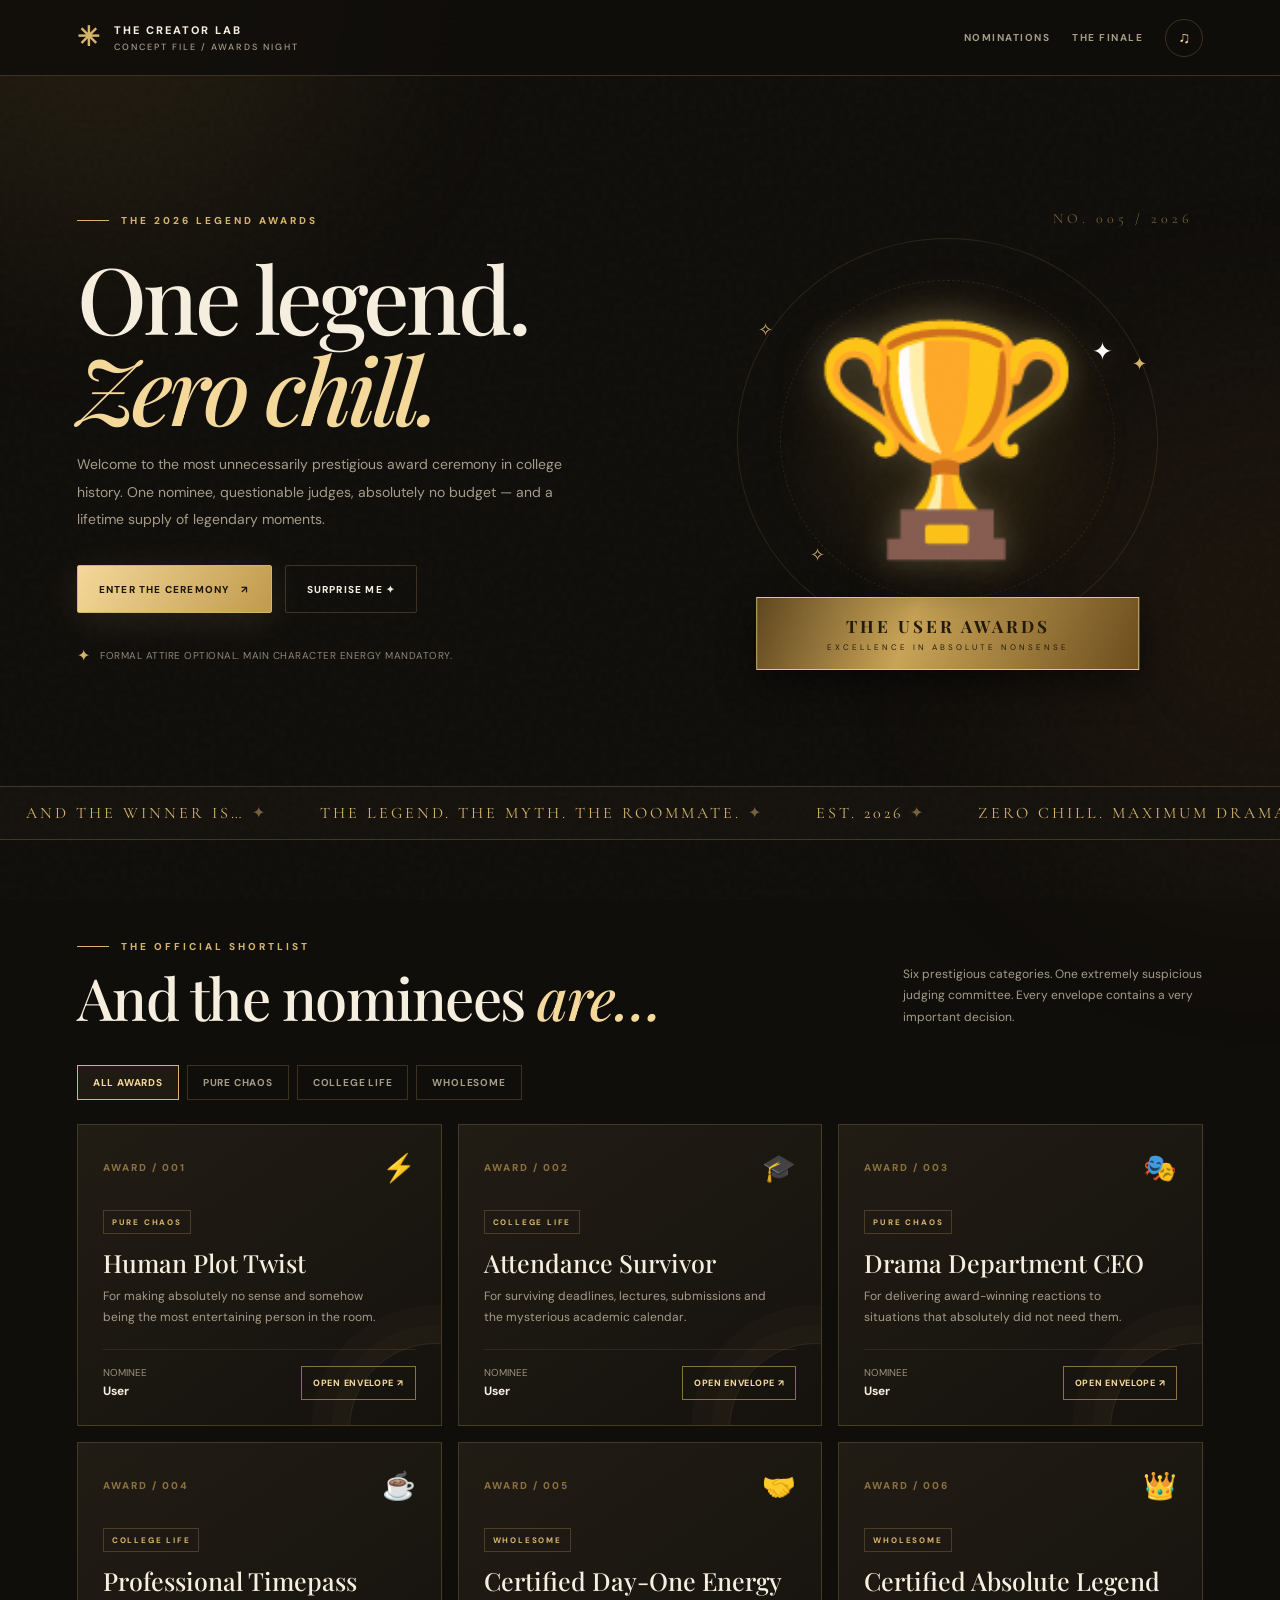
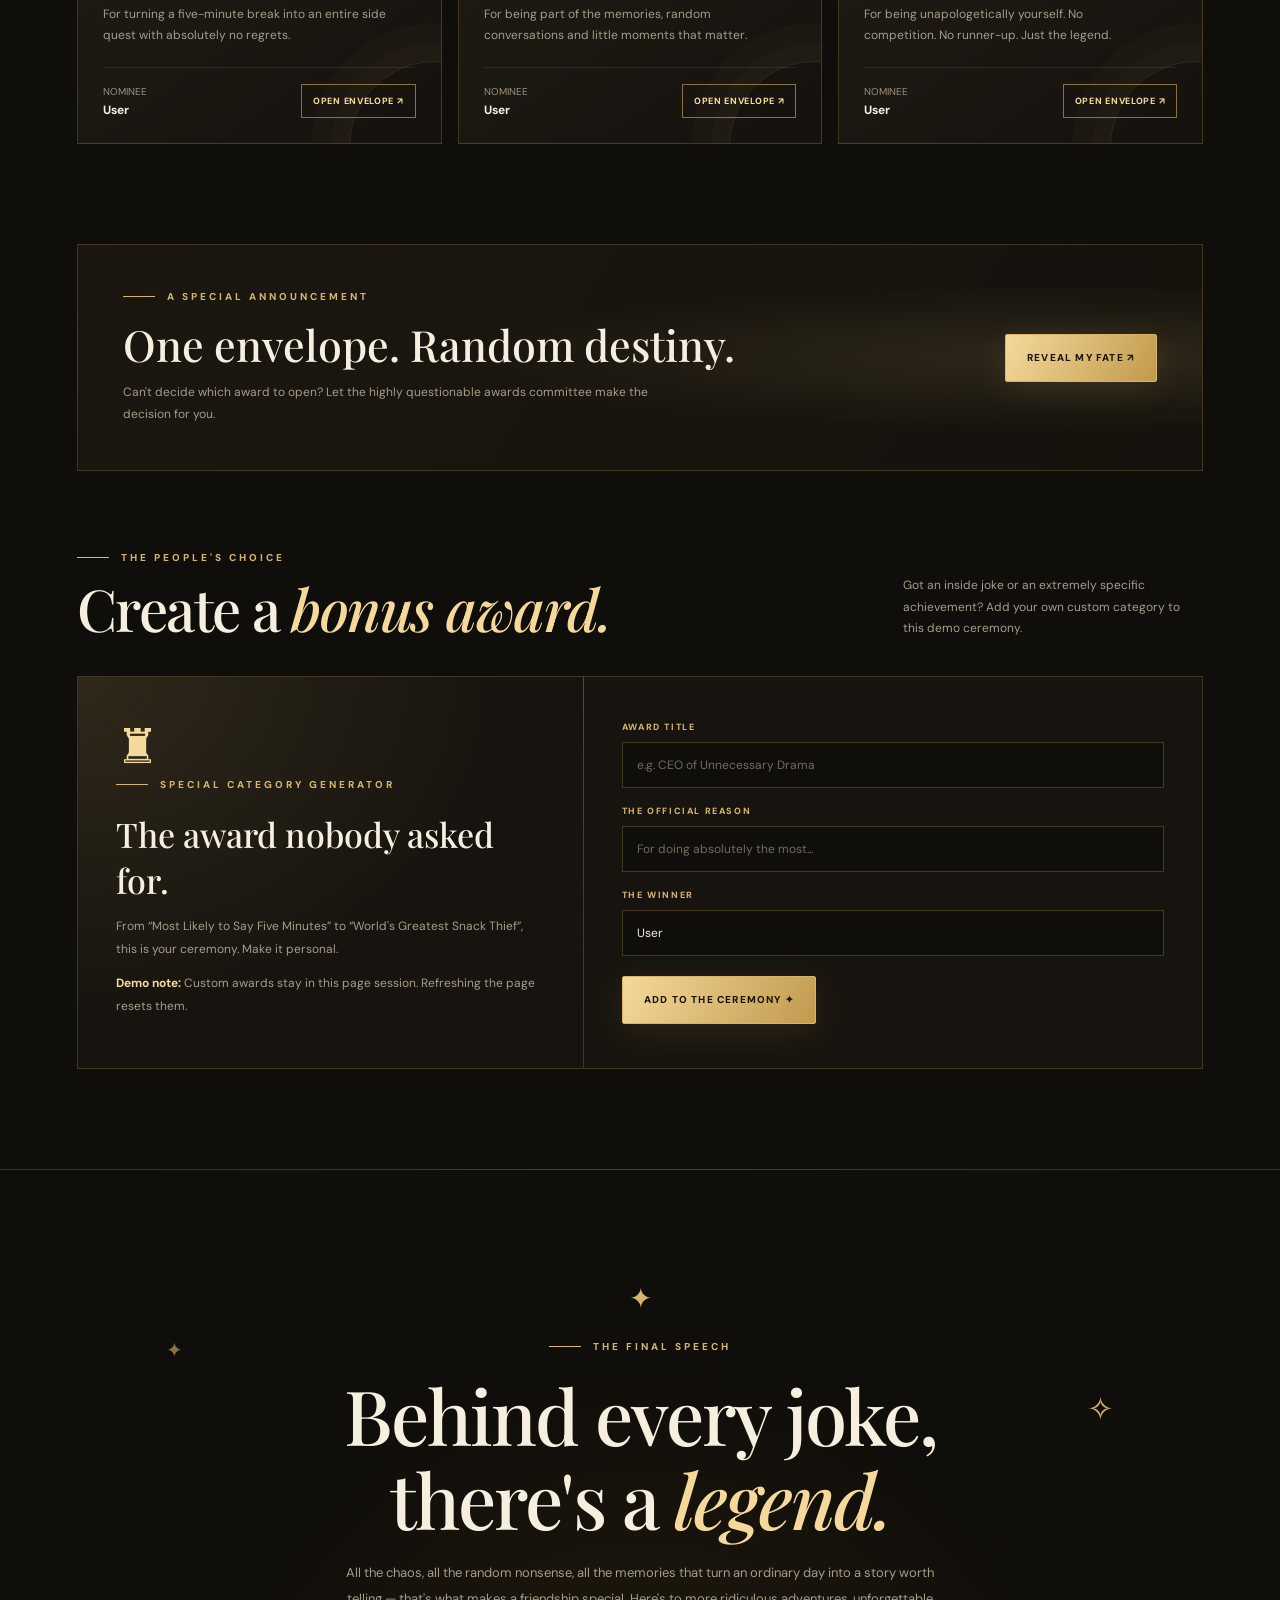
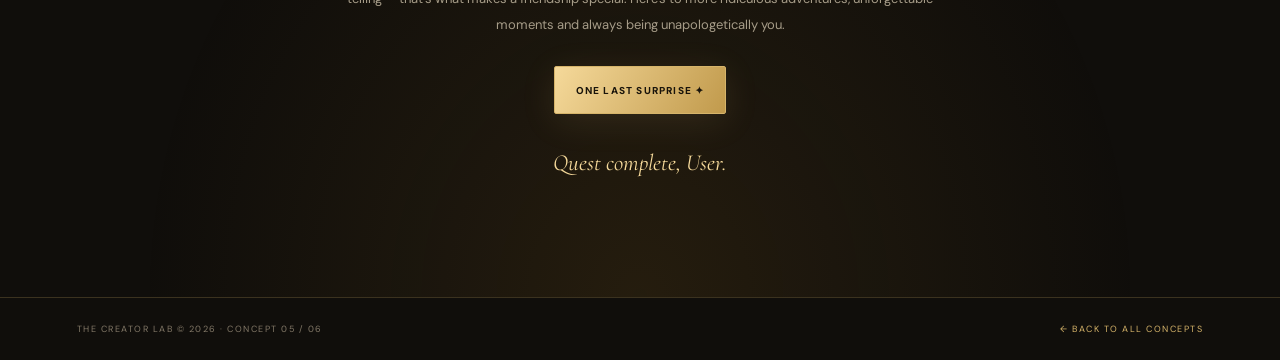
<file: themes/user-awards.html>
<!DOCTYPE html>
<html lang="en">
<head>
  <meta charset="UTF-8">
  <meta name="viewport" content="width=device-width, initial-scale=1.0">
  <meta name="theme-color" content="#100e0b">
  <meta name="description" content="The User Awards — an absurdly prestigious awards ceremony for an absolute college legend.">
  <title>The User Awards — The Creator Lab</title>

  <link rel="preconnect" href="https://fonts.googleapis.com">
  <link rel="preconnect" href="https://fonts.gstatic.com" crossorigin>
  <link href="https://fonts.googleapis.com/css2?family=Cormorant+Garamond:wght@400;500;600;700&family=DM+Sans:wght@400;500;600;700;800&family=Playfair+Display:ital,wght@0,500;0,600;0,700;1,500;1,600&display=swap" rel="stylesheet">

  <link rel="stylesheet" href="../css/user-awards.css">
</head>

<body class="awards" data-theme="awards">
  <div class="ambient one"></div>
  <div class="ambient two"></div>

  <header class="topbar">
    <a class="brand" href="../index.html" aria-label="Back to The Creator Lab">
      <span class="brand-mark">✳</span>
      <span>THE CREATOR LAB<small>CONCEPT FILE / AWARDS NIGHT</small></span>
    </a>

    <nav class="top-actions" aria-label="Main navigation">
      <a class="nav-link" href="#nominations">NOMINATIONS</a>
      <a class="nav-link" href="#finale">THE FINALE</a>
      <button class="icon-btn" id="soundToggle" type="button" aria-label="Toggle ceremony sounds" title="Toggle ceremony sounds">♫</button>
    </nav>
  </header>

  <main>
    <section class="hero">
      <div class="hero-content">
        <div class="eyebrow">The 2026 Legend Awards</div>
        <h1>One legend.<br><em>Zero chill.</em></h1>
        <p class="hero-copy">
          Welcome to the most unnecessarily prestigious award ceremony in college history.
          One nominee, questionable judges, absolutely no budget — and a lifetime supply of legendary moments.
        </p>

        <div class="hero-buttons">
          <a href="#nominations" class="btn-primary">ENTER THE CEREMONY <span>↗</span></a>
          <button class="btn-secondary" type="button" id="surpriseHero">SURPRISE ME ✦</button>
        </div>

        <div class="hero-note"><span>✦</span> FORMAL ATTIRE OPTIONAL. MAIN CHARACTER ENERGY MANDATORY.</div>
      </div>

      <div class="stage" aria-label="A golden trophy on the awards stage">
        <div class="stage-glow"></div>
        <div class="stage-number">NO. 005 / 2026</div>
        <span class="stage-spark spark-a">✧</span>
        <span class="stage-spark spark-b">✦</span>
        <span class="stage-spark spark-c">✧</span>
        <div class="trophy" aria-hidden="true">🏆</div>
        <div class="stage-plaque">
          <strong>THE USER AWARDS</strong>
          <small>EXCELLENCE IN ABSOLUTE NONSENSE</small>
        </div>
      </div>
    </section>

    <div class="ticker" aria-label="Awards night marquee">
      <div class="ticker-track">
        <span>AND THE WINNER IS… <b>✦</b></span>
        <span>THE LEGEND. THE MYTH. THE ROOMMATE. <b>✦</b></span>
        <span>EST. 2026 <b>✦</b></span>
        <span>ZERO CHILL. MAXIMUM DRAMA. <b>✦</b></span>
        <span>AND THE WINNER IS… <b>✦</b></span>
        <span>THE LEGEND. THE MYTH. THE ROOMMATE. <b>✦</b></span>
        <span>EST. 2026 <b>✦</b></span>
        <span>ZERO CHILL. MAXIMUM DRAMA. <b>✦</b></span>
      </div>
    </div>

    <section class="section" id="nominations">
      <div class="section-head reveal">
        <div>
          <div class="eyebrow">The official shortlist</div>
          <h2>And the nominees <em>are…</em></h2>
        </div>
        <p>Six prestigious categories. One extremely suspicious judging committee. Every envelope contains a very important decision.</p>
      </div>

      <div class="category-bar reveal" aria-label="Filter awards">
        <button class="filter-btn active" type="button" data-filter="all">ALL AWARDS</button>
        <button class="filter-btn" type="button" data-filter="chaos">PURE CHAOS</button>
        <button class="filter-btn" type="button" data-filter="college">COLLEGE LIFE</button>
        <button class="filter-btn" type="button" data-filter="wholesome">WHOLESOME</button>
      </div>

      <div class="award-grid" id="awardGrid">
        <article class="award-card reveal" data-category="chaos" data-id="0">
          <div class="card-top"><span class="card-number">AWARD / 001</span><span class="card-symbol">⚡</span></div>
          <span class="card-tag">PURE CHAOS</span>
          <h3>Human Plot Twist</h3>
          <p>For making absolutely no sense and somehow being the most entertaining person in the room.</p>
          <div class="card-bottom">
            <div class="nominee">NOMINEE<strong class="nominee-name">User</strong></div>
            <button class="reveal-btn" type="button" data-reveal="0">OPEN ENVELOPE ↗</button>
          </div>
        </article>

        <article class="award-card reveal" data-category="college" data-id="1">
          <div class="card-top"><span class="card-number">AWARD / 002</span><span class="card-symbol">🎓</span></div>
          <span class="card-tag">COLLEGE LIFE</span>
          <h3>Attendance Survivor</h3>
          <p>For surviving deadlines, lectures, submissions and the mysterious academic calendar.</p>
          <div class="card-bottom">
            <div class="nominee">NOMINEE<strong class="nominee-name">User</strong></div>
            <button class="reveal-btn" type="button" data-reveal="1">OPEN ENVELOPE ↗</button>
          </div>
        </article>

        <article class="award-card reveal" data-category="chaos" data-id="2">
          <div class="card-top"><span class="card-number">AWARD / 003</span><span class="card-symbol">🎭</span></div>
          <span class="card-tag">PURE CHAOS</span>
          <h3>Drama Department CEO</h3>
          <p>For delivering award-winning reactions to situations that absolutely did not need them.</p>
          <div class="card-bottom">
            <div class="nominee">NOMINEE<strong class="nominee-name">User</strong></div>
            <button class="reveal-btn" type="button" data-reveal="2">OPEN ENVELOPE ↗</button>
          </div>
        </article>

        <article class="award-card reveal" data-category="college" data-id="3">
          <div class="card-top"><span class="card-number">AWARD / 004</span><span class="card-symbol">☕</span></div>
          <span class="card-tag">COLLEGE LIFE</span>
          <h3>Professional Timepass</h3>
          <p>For turning a five-minute break into an entire side quest with absolutely no regrets.</p>
          <div class="card-bottom">
            <div class="nominee">NOMINEE<strong class="nominee-name">User</strong></div>
            <button class="reveal-btn" type="button" data-reveal="3">OPEN ENVELOPE ↗</button>
          </div>
        </article>

        <article class="award-card reveal" data-category="wholesome" data-id="4">
          <div class="card-top"><span class="card-number">AWARD / 005</span><span class="card-symbol">🤝</span></div>
          <span class="card-tag">WHOLESOME</span>
          <h3>Certified Day-One Energy</h3>
          <p>For being part of the memories, random conversations and little moments that matter.</p>
          <div class="card-bottom">
            <div class="nominee">NOMINEE<strong class="nominee-name">User</strong></div>
            <button class="reveal-btn" type="button" data-reveal="4">OPEN ENVELOPE ↗</button>
          </div>
        </article>

        <article class="award-card reveal" data-category="wholesome" data-id="5">
          <div class="card-top"><span class="card-number">AWARD / 006</span><span class="card-symbol">👑</span></div>
          <span class="card-tag">WHOLESOME</span>
          <h3>Certified Absolute Legend</h3>
          <p>For being unapologetically yourself. No competition. No runner-up. Just the legend.</p>
          <div class="card-bottom">
            <div class="nominee">NOMINEE<strong class="nominee-name">User</strong></div>
            <button class="reveal-btn" type="button" data-reveal="5">OPEN ENVELOPE ↗</button>
          </div>
        </article>
      </div>

      <div class="empty-state" id="emptyState">No awards in this category. The committee is probably on a break.</div>
    </section>

    <section class="intermission reveal">
      <div>
        <div class="eyebrow">A special announcement</div>
        <h2>One envelope. Random destiny.</h2>
        <p>Can't decide which award to open? Let the highly questionable awards committee make the decision for you.</p>
      </div>
      <button class="btn-primary" type="button" id="randomAward">REVEAL MY FATE ↗</button>
    </section>

    <section class="section custom-section" id="customAward">
      <div class="section-head reveal">
        <div>
          <div class="eyebrow">The people's choice</div>
          <h2>Create a <em>bonus award.</em></h2>
        </div>
        <p>Got an inside joke or an extremely specific achievement? Add your own custom category to this demo ceremony.</p>
      </div>

      <div class="custom-panel reveal">
        <div class="custom-info">
          <div class="mini-trophy">♜</div>
          <div class="eyebrow">Special category generator</div>
          <h3>The award nobody asked for.</h3>
          <p>From “Most Likely to Say Five Minutes” to “World's Greatest Snack Thief”, this is your ceremony. Make it personal.</p>
          <p><strong style="color:var(--gold-bright)">Demo note:</strong> Custom awards stay in this page session. Refreshing the page resets them.</p>
        </div>

        <form class="custom-form" id="customForm">
          <div class="field">
            <label for="customTitle">AWARD TITLE</label>
            <input id="customTitle" maxlength="55" placeholder="e.g. CEO of Unnecessary Drama" required>
          </div>
          <div class="field">
            <label for="customReason">THE OFFICIAL REASON</label>
            <input id="customReason" maxlength="140" placeholder="For doing absolutely the most..." required>
          </div>
          <div class="field">
            <label for="customWinner">THE WINNER</label>
            <input id="customWinner" maxlength="35" value="User" placeholder="Winner's name" required>
          </div>
          <button class="btn-primary" type="submit">ADD TO THE CEREMONY ✦</button>
        </form>
      </div>
    </section>

    <section class="finale" id="finale">
      <span class="big-star">✦</span>
      <div class="eyebrow" style="justify-content:center">The final speech</div>
      <h2>Behind every joke,<br>there's a <em>legend.</em></h2>
      <p>
        All the chaos, all the random nonsense, all the memories that turn an ordinary day into a story worth telling — that's what makes a friendship special. Here's to more ridiculous adventures, unforgettable moments and always being unapologetically you.
      </p>
      <button class="btn-primary" type="button" id="finaleButton">ONE LAST SURPRISE ✦</button>
      <div class="signature">Quest complete, User.</div>
    </section>
  </main>

  <footer class="footer">
    <span>THE CREATOR LAB © 2026 · CONCEPT 05 / 06</span>
    <a href="../index.html">← BACK TO ALL CONCEPTS</a>
  </footer>

  <dialog class="award-dialog" id="awardDialog" aria-labelledby="dialogTitle">
    <div class="dialog-inner">
      <button class="dialog-close" id="closeDialog" type="button" aria-label="Close award reveal">✕</button>
      <div class="envelope" aria-hidden="true">✉</div>
      <p class="dialog-kicker" id="dialogKicker">THE OFFICIAL ENVELOPE</p>
      <h2 id="dialogTitle">And the award goes to…</h2>
      <p id="dialogDescription">The committee has reached its extremely questionable decision.</p>
      <div class="winner-label">THE WINNER IS</div>
      <div class="winner-name" id="dialogWinner">User</div>
      <div class="dialog-actions">
        <button class="btn-primary" id="nextAward" type="button">OPEN ANOTHER ↗</button>
        <button class="btn-secondary" id="shareAward" type="button">COPY THE RESULT</button>
      </div>
    </div>
  </dialog>

  <div class="toast" id="toast" role="status" aria-live="polite"></div>

  <script src="../js/user-awards.js" defer></script>
</body>
</html>
</file>
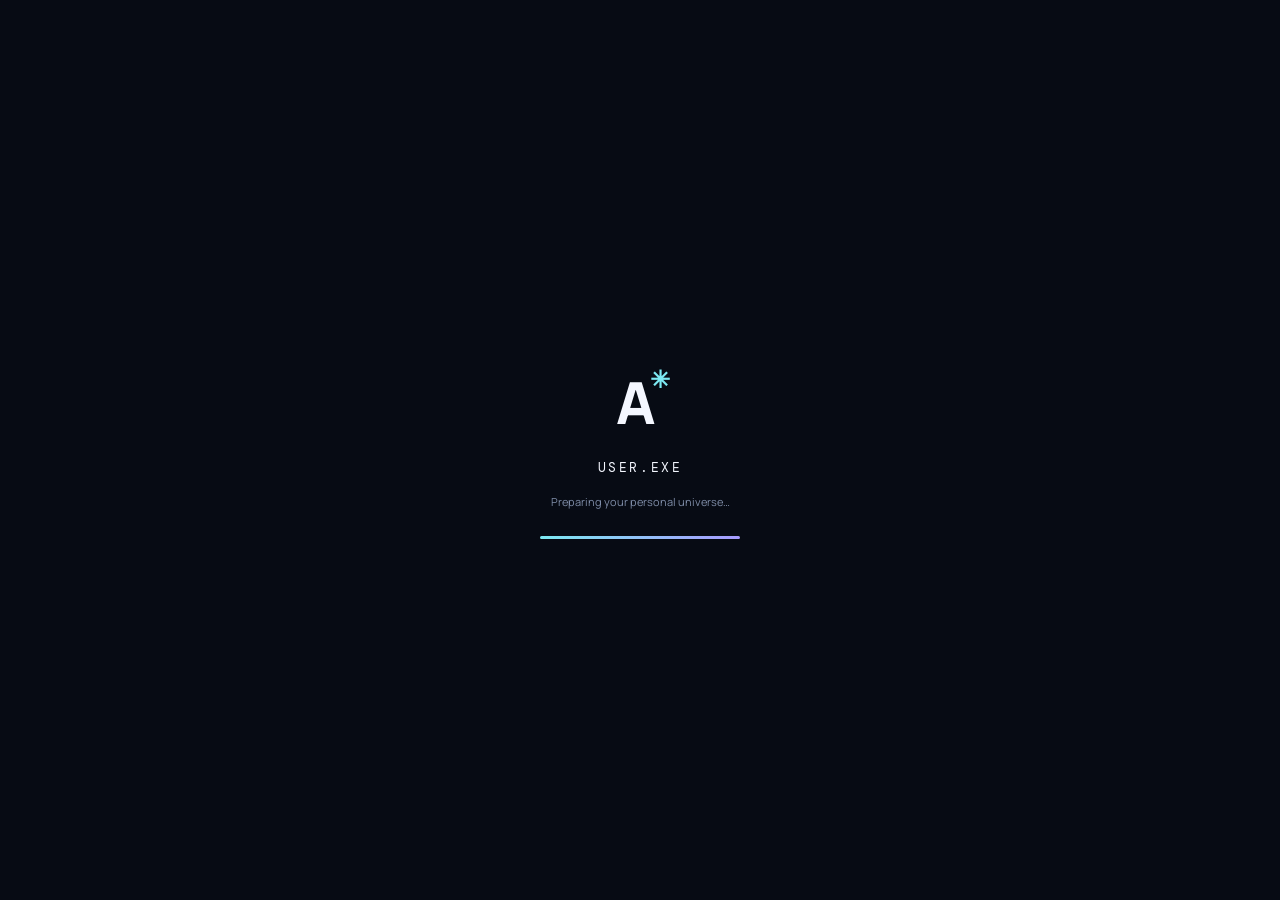
<file: themes/user-os.html>
<!DOCTYPE html>
<html lang="en">
<head>
<meta charset="UTF-8">
<meta name="viewport" content="width=device-width, initial-scale=1.0">
<meta name="theme-color" content="#080d18">
<meta name="description" content="USER.EXE — a customizable personal desktop experience.">
<title>USER.EXE — Personal Desktop</title>

<link rel="preconnect" href="https://fonts.googleapis.com">
<link rel="preconnect" href="https://fonts.gstatic.com" crossorigin>
<link href="https://fonts.googleapis.com/css2?family=DM+Mono:wght@400;500&family=Manrope:wght@400;500;600;700;800&display=swap" rel="stylesheet">

<style>
:root {
  --bg:#080d18;
  --panel:rgba(15,23,40,.92);
  --line:rgba(255,255,255,.12);
  --muted:#96a3b9;
  --text:#f4f7ff;
  --cyan:#7ce9f2;
  --violet:#a79bff;
  --pink:#ff8acb;
  --mono:'DM Mono',monospace;
  --sans:'Manrope',sans-serif;
}

*{box-sizing:border-box}
body{margin:0;background:var(--bg);color:var(--text);font-family:var(--sans)}
button{font:inherit;color:inherit;cursor:pointer}
button:focus-visible{outline:2px solid var(--cyan);outline-offset:3px}
button:disabled{opacity:.4;cursor:not-allowed}
.desktop{height:100dvh;min-height:550px;position:relative;overflow:hidden;isolation:isolate;background:radial-gradient(ellipse at 50% 0%,#1b294b,#0b1222 48%,#070b14)}
.wallpaper-grid{position:absolute;inset:0;z-index:-1;opacity:.13;background-image:linear-gradient(#fff2 1px,transparent 1px),linear-gradient(90deg,#fff2 1px,transparent 1px);background-size:54px 54px;mask-image:linear-gradient(#000,transparent 85%)}
.glow{position:absolute;z-index:-1;width:430px;height:430px;border-radius:50%;filter:blur(3px);pointer-events:none;background:radial-gradient(circle,#676dff30,transparent 70%)}
.glow.a{top:10%;left:15%}.glow.b{right:-8%;bottom:0;background:radial-gradient(circle,#32d6dc22,transparent 70%)}

.boot{position:fixed;z-index:999;inset:0;display:grid;place-content:center;justify-items:center;background:#070b14;transition:opacity .6s,visibility .6s}
.boot.done{opacity:0;visibility:hidden;pointer-events:none}
.boot-logo{font-size:58px;font-weight:800;letter-spacing:-.1em}
.boot-logo span{color:var(--cyan);font-size:24px;vertical-align:top}
.boot h2{font:13px var(--mono);letter-spacing:.2em;margin:18px 0 7px}
.boot p{font-size:11px;color:#7f8da8}
.boot-track{width:200px;height:3px;background:#ffffff16;border-radius:5px;overflow:hidden;margin-top:16px}
.boot-track span{display:block;height:100%;width:0;background:linear-gradient(90deg,var(--cyan),var(--violet));animation:boot 1.7s ease forwards}
@keyframes boot{to{width:100%}}

.menubar{height:45px;position:absolute;z-index:50;inset:0 0 auto;display:flex;align-items:center;justify-content:space-between;padding:0 22px;background:#060a14a8;border-bottom:1px solid #ffffff12;backdrop-filter:blur(22px);font-size:11px}
.menu-left,.menu-right{display:flex;align-items:center;gap:16px}
.menu-left strong{font-size:10px;letter-spacing:.09em}
.menu-left button,.clock{border:0;background:none;color:#b8c5da;font-size:10px}
.menu-logo{font-size:19px!important;color:var(--cyan)!important;padding:0}
.menu-divider{height:15px;width:1px;background:var(--line)}
.online{font:9px var(--mono);color:#9ee5cf}
.online i{display:inline-block;width:6px;height:6px;border-radius:50%;background:#66e6ad;margin-right:5px;box-shadow:0 0 10px #66e6ad}
.clock{display:grid;text-align:right;gap:2px}
.clock small{font:8px var(--mono);color:#8190aa}
.clock strong{font-size:10px;color:white}

.intro{position:absolute;top:17%;left:6%;max-width:470px}
.kicker{font:9px var(--mono);letter-spacing:.13em;color:#a3b1ca}
.live-dot{display:inline-block;width:6px;height:6px;border-radius:50%;background:#69e8b2;margin-right:6px}
.intro h1{font-size:clamp(42px,5.6vw,76px);line-height:1.02;letter-spacing:-.075em;margin:17px 0 12px}
.intro h1 span{background:linear-gradient(100deg,#fff,#90e9f3,#b5a5ff);background-clip:text;-webkit-background-clip:text;color:transparent}
.intro p{font-size:12px;color:#9ba9c4;line-height:1.8}
.tags{display:flex;gap:8px;flex-wrap:wrap;margin-top:21px}
.tags span{font:8px var(--mono);padding:7px 9px;border:1px solid var(--line);border-radius:6px;background:#ffffff06;color:#bac6db}

.desktop-icons{position:absolute;right:5%;top:9%;display:grid;grid-template-columns:repeat(2,78px);gap:17px 10px}
.desktop-icon{display:flex;flex-direction:column;align-items:center;gap:8px;min-width:72px;padding:8px 2px;background:none;border:1px solid transparent;border-radius:11px;color:#e5ebf7;font-size:9px;text-shadow:0 2px 7px #000}
.desktop-icon:hover,.desktop-icon:focus-visible{background:#ffffff10;border-color:#ffffff15}
.app-icon{width:43px;height:43px;border-radius:13px;display:grid;place-items:center;font-size:21px;color:#fff;border:1px solid #ffffff25;box-shadow:0 8px 20px #0004}
.finder-icon{background:linear-gradient(140deg,#73d8f3,#5879d9)}
.profile-icon{background:linear-gradient(140deg,#d8a7ff,#7763d5)}
.chaos-icon{background:linear-gradient(140deg,#ffb45c,#ef6379)}
.memory-icon{background:linear-gradient(140deg,#ff9dce,#9e72e9)}
.secret-icon{background:linear-gradient(140deg,#75e4c1,#238eaa)}
.settings-icon{background:linear-gradient(140deg,#8796b2,#3d4b67)}

.widget{position:absolute;right:5%;width:265px;padding:16px;border:1px solid #ffffff18;border-radius:17px;background:linear-gradient(145deg,#1b2845d9,#0d1526e8);backdrop-filter:blur(22px);box-shadow:0 20px 55px #0003}
.profile-widget{top:43%}
.status-widget{top:calc(43% + 225px);padding:14px 16px}
.widget-head{display:flex;justify-content:space-between;font:8px var(--mono);letter-spacing:.1em;color:#8d9bb5}
.widget-head span:last-child{color:#7ee8b6}
.profile-main{display:flex;align-items:center;gap:12px;margin:17px 0}
.avatar{width:46px;height:46px;border-radius:14px;background:linear-gradient(135deg,#a6a4ff,#62d7e6);color:#12192d;display:grid;place-items:center;font-size:25px;font-weight:800;position:relative}
.avatar span{position:absolute;right:-5px;bottom:-4px;font-size:14px;color:var(--cyan)}
.profile-main h2{font-size:14px;margin:0 0 4px}
.profile-main p{font-size:9px;color:#9ba9c4;margin:0}
.stats{display:grid;grid-template-columns:repeat(3,1fr);border-top:1px solid var(--line);border-bottom:1px solid var(--line);padding:12px 0}
.stats div{display:grid;gap:4px}
.stats strong{font-size:16px}
.stats small{font:7px var(--mono);color:#8796b1}
.quote{font-size:9px;color:#aab6cb;font-style:italic;margin-top:12px}
.status-line{display:flex;justify-content:space-between;align-items:center;margin-top:13px;font-size:9px;color:#b4bfd2}
.status-line strong{font:8px var(--mono);color:#dce5f6}
.status-line i{display:inline-block;width:6px;height:6px;border-radius:50%;background:#69e8b2;margin-right:5px}
.widget-action{width:100%;border:0;border-top:1px solid var(--line);background:none;text-align:left;color:var(--cyan);font-size:9px;padding:12px 0 0;margin-top:13px}
.widget-action span{float:right}

.desktop-note{position:absolute;left:6%;bottom:7%;display:flex;gap:11px;align-items:center;color:#a9b6cb}
.desktop-note>span{width:34px;height:34px;display:grid;place-items:center;border:1px solid var(--line);border-radius:10px;color:var(--cyan)}
.desktop-note b{display:block;font:8px var(--mono);letter-spacing:.1em}
.desktop-note small{display:block;font-size:9px;color:#7786a1;margin-top:5px}

.dock-wrap{position:absolute;z-index:60;bottom:12px;left:50%;transform:translateX(-50%);display:grid;justify-items:center;gap:7px;max-width:calc(100% - 18px)}
.dock{display:flex;align-items:center;gap:7px;padding:9px 10px;border-radius:19px;background:#131b2ec9;border:1px solid #ffffff20;backdrop-filter:blur(25px);box-shadow:0 18px 50px #0006}
.dock-app{position:relative;width:42px;height:42px;display:grid;place-items:center;border:1px solid #ffffff18;border-radius:12px;background:#ffffff09;transition:transform .18s,background .18s}
.dock-app:hover{transform:translateY(-6px) scale(1.05);background:#ffffff20}
.dock-app .app-icon{width:37px;height:37px;border-radius:10px;font-size:18px}
.dock-app i{position:absolute;bottom:-5px;width:4px;height:4px;background:var(--cyan);border-radius:50%;opacity:0}
.dock-app.running i{opacity:1}
.dock-home{font-size:21px;color:var(--cyan);background:linear-gradient(135deg,#253a61,#15213c)}
.dock-power{font-size:20px;color:#ff9db5}
.dock-separator{width:1px;height:27px;background:#ffffff25;margin:0 2px}
.dock-caption{font:7px var(--mono);letter-spacing:.12em;color:#71809b}

.window-layer{position:absolute;z-index:30;inset:45px 0 95px;pointer-events:none}
.app-window{position:absolute;left:50%;top:48%;transform:translate(-50%,-50%);width:min(650px,calc(100vw - 30px));height:min(450px,calc(100dvh - 160px));min-height:270px;background:#0d1423f5;border:1px solid #ffffff25;border-radius:15px;overflow:hidden;box-shadow:0 30px 100px #0009;backdrop-filter:blur(28px);pointer-events:auto;animation:window-in .22s ease}
@keyframes window-in{from{opacity:0;transform:translate(-50%,-47%) scale(.97)}to{opacity:1;transform:translate(-50%,-50%) scale(1)}}
.app-window.maximized{left:12px!important;top:57px!important;transform:none!important;width:calc(100% - 24px)!important;height:calc(100% - 160px)!important}
.app-window.minimized{display:none}
.titlebar{height:44px;display:flex;align-items:center;gap:10px;padding:0 13px;background:#ffffff06;border-bottom:1px solid var(--line);cursor:grab;user-select:none}
.titlebar:active{cursor:grabbing}
.title-icon{width:25px;height:25px;border-radius:7px;display:grid;place-items:center;font-size:13px}
.window-title{flex:1;font-size:10px;font-weight:800}
.window-subtitle{font:7px var(--mono);color:#7f8da8;margin-left:8px}
.window-controls{display:flex;gap:7px}
.win-control{width:11px;height:11px;padding:0;border:0;border-radius:50%}
.close-control{background:#ff6f7e}.min-control{background:#ffcb66}.max-control{background:#69dfaa}
.window-content{height:calc(100% - 44px);overflow:auto;padding:21px}
.window-content h2{font-size:24px;letter-spacing:-.05em;margin:7px 0 10px}
.window-content h3{font-size:11px;margin:0 0 7px}
.window-content p{font-size:11px;line-height:1.7;color:#a9b5cb}
.window-kicker{font:8px var(--mono);letter-spacing:.12em;color:var(--cyan)}
.hero-card{padding:20px;border:1px solid var(--line);border-radius:13px;background:linear-gradient(125deg,#202b4a99,#1a354288);margin-bottom:15px}
.mini-grid{display:grid;grid-template-columns:repeat(2,minmax(0,1fr));gap:10px}
.mini-card{padding:13px;border:1px solid var(--line);border-radius:11px;background:#ffffff06}
.mini-card>span{display:block;font-size:20px;margin-bottom:8px}
.mini-card p{font-size:9px;margin:0}
.file-layout{display:grid;grid-template-columns:125px 1fr;gap:15px}
.file-sidebar{border-right:1px solid var(--line);padding-right:10px}
.file-sidebar button{display:block;width:100%;text-align:left;padding:9px;border:0;border-radius:7px;background:transparent;color:#aebbd0;font-size:9px;margin-bottom:4px}
.file-sidebar button.active,.file-sidebar button:hover{background:#ffffff10;color:white}
.file-list{display:grid;grid-template-columns:repeat(3,minmax(0,1fr));gap:8px}
.file-item{min-width:0;min-height:86px;padding:10px 5px;border:1px solid transparent;border-radius:9px;background:#ffffff06;color:#dbe3f3;text-align:center;font-size:8px;overflow-wrap:anywhere}
.file-item:hover{border-color:#7ce9f255;background:#7ce9f20b}
.file-item span{display:block;font-size:23px;margin-bottom:7px}
.file-item small{display:block;font:7px var(--mono);color:#7f8da8;margin-top:5px}
.memory-list{display:grid;gap:9px}
.memory-item{display:flex;gap:11px;padding:12px;border:1px solid var(--line);border-radius:11px;background:#ffffff05}
.memory-item>span{font-size:21px}
.memory-item strong{font-size:10px}
.memory-item p{font-size:9px;margin:4px 0 0}
.setting-row{display:flex;justify-content:space-between;align-items:center;gap:12px;padding:13px 0;border-bottom:1px solid var(--line)}
.setting-row strong{font-size:10px}
.setting-row p{font-size:9px;margin:4px 0 0}
.switch{width:36px;height:21px;flex-shrink:0;border:0;border-radius:20px;background:#35425d;padding:3px}
.switch span{display:block;width:15px;height:15px;border-radius:50%;background:#a7b2c9;transition:transform .2s}
.switch.on{background:#5a9ea8}
.switch.on span{transform:translateX(15px);background:white}
.primary-button{border:0;border-radius:8px;padding:10px 13px;background:#d9f7fb;color:#111a2b;font-size:9px;margin-top:12px}
.swatches{display:flex;gap:9px}
.swatch{width:24px;height:24px;border:2px solid transparent;border-radius:8px}
.swatch.selected{outline:2px solid white;outline-offset:2px}

.notifications{position:absolute;z-index:100;top:57px;right:15px;width:min(300px,calc(100vw - 30px));display:grid;gap:8px;pointer-events:none}
.toast{padding:12px 14px;border:1px solid #ffffff22;border-radius:12px;background:#131d31ed;backdrop-filter:blur(22px);box-shadow:0 15px 40px #0005;animation:toast-in .2s ease}
.toast strong{font-size:10px;display:block;margin-bottom:4px}
.toast p{font-size:9px;line-height:1.5;color:#aab7cc;margin:0}
.toast small{display:block;font:7px var(--mono);color:#73819c;margin-top:7px}
@keyframes toast-in{from{opacity:0;transform:translateX(12px)}to{opacity:1;transform:translateX(0)}}

.context-menu{position:absolute;z-index:110;display:none;width:190px;padding:6px;border:1px solid var(--line);border-radius:11px;background:#0f1728f5;box-shadow:0 15px 45px #0008}
.context-menu.show{display:block}
.context-menu button{display:block;width:100%;text-align:left;padding:10px;border:0;border-radius:7px;background:transparent;color:#d8e1f1;font-size:9px}
.context-menu button:hover{background:#ffffff12}
.context-menu hr{border:0;border-top:1px solid var(--line)}

.power-overlay{position:absolute;z-index:150;inset:0;background:#050811c9;backdrop-filter:blur(12px);display:none;place-items:center}
.power-overlay.show{display:grid}
.power-card{width:min(380px,calc(100% - 28px));padding:28px;border:1px solid var(--line);border-radius:20px;background:linear-gradient(145deg,#19243c,#0c1322);text-align:center;box-shadow:0 30px 90px #0009}
.power-symbol{width:50px;height:50px;border-radius:15px;margin:0 auto 18px;display:grid;place-items:center;font-size:24px;color:#ff9db5;background:#ff8acb12;border:1px solid #ff8acb30}
.power-card h2{font-size:24px;letter-spacing:-.05em;margin:10px 0}
.power-card>p:not(.kicker){font-size:10px;color:#9ba9c4}
.power-actions{display:flex;flex-wrap:wrap;gap:7px;justify-content:center;margin-top:22px}
.power-actions button{padding:10px 12px;border-radius:8px;border:1px solid var(--line);font-size:9px}
.secondary{background:#ffffff08}.restart{background:#d9f7fb;color:#111a2b;border-color:transparent!important}.shutdown{background:#ff71831b;color:#ff9aa8;border-color:#ff71834a!important}
.shutdown-screen{position:absolute;z-index:200;inset:0;background:#070b14;display:none;align-content:center;justify-items:center;text-align:center}
.shutdown-screen.show{display:grid}
.shutdown-screen .logo{font-size:54px;font-weight:800}
.shutdown-screen .logo span{color:var(--cyan)}
.shutdown-screen h2{font-size:17px;margin:18px 0 4px}
.shutdown-screen p{font-size:10px;color:#8290aa}
.shutdown-screen button{display:none;margin-top:18px;background:#ffffff0b;border:1px solid var(--line);padding:11px 15px;border-radius:9px;font-size:9px}
.shutdown-screen button.show{display:block}

@media(max-width:850px){
  .intro{left:5%;top:14%;max-width:370px}
  .intro h1{font-size:54px}
  .desktop-icons{right:3%;grid-template-columns:repeat(2,68px);gap:12px 4px}
  .widget{right:3%;width:235px}
  .status-widget{display:none}
}
@media(max-width:600px){
  .desktop{min-height:530px}
  .menubar{height:42px;padding:0 11px}
  .menu-left{gap:9px}.menu-left>button:not(.menu-logo),.menu-divider,.online{display:none}
  .menu-left strong{font-size:9px}
  .menu-right{gap:8px}
  .clock small{font-size:7px}.clock strong{font-size:9px}
  .intro{top:9%;left:6%;right:6%;max-width:none}
  .intro h1{font-size:46px;margin:13px 0 8px}
  .intro p{font-size:10px;max-width:280px}
  .tags{margin-top:12px}.tags span{font-size:7px;padding:6px}
  .desktop-icons{top:38%;left:4%;right:auto;grid-template-columns:repeat(3,60px);gap:9px 6px}
  .desktop-icon{font-size:7px;min-width:57px;gap:5px;padding:5px 0}
  .app-icon{width:35px;height:35px;border-radius:10px;font-size:18px}
  .profile-widget{top:39%;right:4%;width:calc(100% - 240px);min-width:135px;padding:10px}
  .profile-main{gap:7px;margin:10px 0}
  .avatar{width:31px;height:31px;font-size:16px}
  .profile-main h2{font-size:10px}.profile-main p{font-size:7px}
  .stats{padding:8px 0}.stats strong{font-size:11px}.stats small{font-size:5px}
  .quote{font-size:7px;line-height:1.5}
  .desktop-note{left:6%;bottom:4%;right:6%}
  .desktop-note b{font-size:7px}.desktop-note small{font-size:8px}
  .dock-wrap{bottom:7px;gap:5px}
  .dock{gap:4px;padding:6px;border-radius:15px}
  .dock-app{width:32px;height:32px;border-radius:9px}
  .dock-app .app-icon{width:28px;height:28px;border-radius:7px;font-size:15px}
  .dock-home,.dock-power{font-size:17px}
  .dock-separator{height:22px;margin:0}
  .dock-caption{font-size:5px}
  .window-layer{inset:42px 0 80px}
  .app-window{width:calc(100vw - 16px);height:min(470px,calc(100dvh - 135px));min-height:245px;border-radius:12px}
  .titlebar{height:39px;padding:0 9px}
  .window-content{height:calc(100% - 39px);padding:13px}
  .window-content h2{font-size:20px}
  .window-subtitle{display:none}
  .file-layout{grid-template-columns:90px 1fr;gap:8px}
  .file-sidebar{padding-right:7px}
  .file-sidebar button{font-size:8px;padding:8px 5px}
  .file-list{grid-template-columns:repeat(2,minmax(0,1fr));gap:5px}
  .file-item{min-height:75px;font-size:7px;padding:8px 3px}
  .file-item span{font-size:19px}
  .mini-grid{gap:6px}.mini-card{padding:9px}
  .notifications{top:49px;right:8px}
  .power-card{padding:22px}
}
@media(max-width:370px){
  .profile-widget{display:none}
  .desktop-icons{left:5%;grid-template-columns:repeat(3,57px)}
  .dock{gap:3px;padding:5px}
  .dock-app{width:29px;height:29px}
  .dock-app .app-icon{width:25px;height:25px;font-size:13px}
}
</style>
</head>

<body>
<div class="boot" id="boot">
  <div class="boot-logo">A<span>✳</span></div>
  <h2>USER.EXE</h2>
  <p id="bootMessage">Preparing your personal universe…</p>
  <div class="boot-track"><span></span></div>
</div>

<main class="desktop" id="desktop">
  <div class="wallpaper-grid"></div>
  <div class="glow a"></div><div class="glow b"></div>

  <header class="menubar">
    <div class="menu-left">
      <button class="menu-logo" data-app="system" aria-label="System overview">✳</button>
      <strong>USER.EXE</strong><span class="menu-divider"></span>
      <button data-app="finder">Finder</button>
      <button data-app="about">About</button>
      <button data-app="settings">Settings</button>
    </div>
    <div class="menu-right">
      <span class="online"><i></i> ONLINE</span>
      <span>⌁</span><span>▰</span>
      <button class="clock" id="clockButton"><small id="dateText"></small><strong id="clockText"></strong></button>
    </div>
  </header>

  <section class="intro">
    <div class="kicker"><span class="live-dot"></span> PERSONAL EDITION / USER 001</div>
    <h1>Hey,<br><span>User.</span></h1>
    <p>Your desktop. Your rules. Questionable file management.</p>
    <div class="tags"><span>BUILD 26.12</span><span>ROOMMATE MODE: ON</span></div>
  </section>

  <section class="desktop-icons" aria-label="Desktop applications">
    <button class="desktop-icon" data-app="finder"><span class="app-icon finder-icon">▰</span><span>Finder</span></button>
    <button class="desktop-icon" data-app="about"><span class="app-icon profile-icon">◉</span><span>About Me</span></button>
    <button class="desktop-icon" data-app="roommate"><span class="app-icon chaos-icon">⚡</span><span>Roommate.exe</span></button>
    <button class="desktop-icon" data-app="memories"><span class="app-icon memory-icon">▧</span><span>Memories</span></button>
    <button class="desktop-icon" data-app="secret"><span class="app-icon secret-icon">✦</span><span>Secret Folder</span></button>
    <button class="desktop-icon" data-app="settings"><span class="app-icon settings-icon">⚙</span><span>Settings</span></button>
  </section>

  <aside class="widget profile-widget" id="profileWidget">
    <div class="widget-head"><span>USER PROFILE</span><span>● ACTIVE</span></div>
    <div class="profile-main"><div class="avatar">U<span>✳</span></div><div><h2>User</h2><p>Chief Chaos Officer</p></div></div>
    <div class="stats">
      <div><strong>∞</strong><small>CHAOS</small></div>
      <div><strong>99%</strong><small>VIBE</small></div>
      <div><strong>0</strong><small>CHILL</small></div>
    </div>
    <div class="quote">“Normal is a setting. We don't use it.”</div>
  </aside>

  <aside class="widget status-widget" id="statusWidget">
    <div class="widget-head"><span>QUICK STATUS</span><span>LIVE</span></div>
    <div class="status-line"><span><i></i>Mood.exe</span><strong>LEGENDARY</strong></div>
    <div class="status-line"><span><i></i>Friendship</span><strong>CONNECTED</strong></div>
    <div class="status-line"><span><i></i>Responsibilities</span><strong>LOADING…</strong></div>
    <button class="widget-action" data-app="system">View system report <span>↗</span></button>
  </aside>

  <div class="desktop-note">
    <span>✳</span><div><b>WELCOME TO YOUR DESKTOP</b><small>Open an app from the dock or double-click an icon.</small></div>
  </div>

  <div class="window-layer" id="windowLayer"></div>
  <div class="notifications" id="notifications" aria-live="polite"></div>

  <footer class="dock-wrap">
    <div class="dock" id="dock">
      <button class="dock-app dock-home" data-app="system" title="System">✳<i></i></button>
      <span class="dock-separator"></span>
      <button class="dock-app" data-app="finder" title="Finder"><span class="app-icon finder-icon">▰</span><i></i></button>
      <button class="dock-app" data-app="about" title="About Me"><span class="app-icon profile-icon">◉</span><i></i></button>
      <button class="dock-app" data-app="roommate" title="Roommate.exe"><span class="app-icon chaos-icon">⚡</span><i></i></button>
      <button class="dock-app" data-app="memories" title="Memories"><span class="app-icon memory-icon">▧</span><i></i></button>
      <button class="dock-app" data-app="secret" title="Secret Folder"><span class="app-icon secret-icon">✦</span><i></i></button>
      <button class="dock-app" data-app="settings" title="Settings"><span class="app-icon settings-icon">⚙</span><i></i></button>
      <span class="dock-separator"></span>
      <button class="dock-app dock-power" id="powerButton" title="Power options">⏻</button>
    </div>
    <div class="dock-caption">USER'S PERSONAL UNIVERSE · EST. 2026</div>
  </footer>

  <div class="context-menu" id="contextMenu">
    <button data-app="finder">▰ Open Finder</button>
    <button data-app="settings">⚙ Desktop settings</button>
    <button id="refreshDesktop">↻ Refresh desktop</button>
    <hr>
    <button id="contextShutdown">⏻ Power options</button>
  </div>

  <div class="power-overlay" id="powerOverlay">
    <div class="power-card">
      <div class="power-symbol">⏻</div>
      <div class="kicker">SESSION CONTROL</div>
      <h2>Leaving so soon?</h2>
      <p>Even legends need a reboot sometimes.</p>
      <div class="power-actions">
        <button class="secondary" id="cancelPower">Stay here</button>
        <button class="restart" id="restartButton">↻ Restart</button>
        <button class="shutdown" id="shutdownButton">Shut down</button>
      </div>
    </div>
  </div>

  <div class="shutdown-screen" id="shutdownScreen">
    <div class="logo">A<span>✳</span></div>
    <h2 id="shutdownTitle">Shutting down…</h2>
    <p id="shutdownMessage">Saving your questionable decisions.</p>
    <button id="wakeButton">Boot USER.EXE again ↗</button>
  </div>
</main>

<script>
(() => {
  "use strict";

  const $ = (selector, root=document) => root.querySelector(selector);
  const $$ = (selector, root=document) => [...root.querySelectorAll(selector)];
  const layer = $("#windowLayer");
  const contextMenu = $("#contextMenu");
  const powerOverlay = $("#powerOverlay");
  const shutdownScreen = $("#shutdownScreen");
  let highestZ = 50;

  const apps = {
    system: {
      title:"System Overview",icon:"✳",color:"profile-icon",subtitle:"DEVICE HEALTH / OVERVIEW",
      body:()=>`
        <div class="hero-card">
          <span class="window-kicker">USER.EXE // BUILD 26.12</span>
          <h2>Everything is running.<br><span style="color:var(--cyan)">Mostly as intended.</span></h2>
          <p>Welcome to your own personal operating system. It has absolutely no practical purpose and an unreasonable amount of personality.</p>
        </div>
        <div class="mini-grid">
          <div class="mini-card"><span>⚡</span><h3>Chaos engine</h3><p>Running at 100% capacity. No known cure.</p></div>
          <div class="mini-card"><span>⌁</span><h3>Friendship network</h3><p>Stable connection. Unlimited nonsense.</p></div>
          <div class="mini-card"><span>▧</span><h3>Memory storage</h3><p>Thousands of moments. Some legally questionable.</p></div>
          <div class="mini-card"><span>✦</span><h3>Profile sync</h3><p>Settings synced across all apps. Stay suspicious.</p></div>
        </div>`
    },
    finder: {
      title:"Finder",icon:"▰",color:"finder-icon",subtitle:"YOUR FILES / YOUR BUSINESS",
      body:()=>`
        <div class="file-layout">
          <nav class="file-sidebar">
            <button class="active" data-folder="recent">◷ Recent</button>
            <button data-folder="memories">▧ Memories</button>
            <button data-folder="roommate">⚡ Roommate Files</button>
            <button data-folder="secret">🔒 Secret</button>
          </nav>
          <div>
            <span class="window-kicker" id="folderLabel">RECENT ITEMS</span>
            <h2 style="font-size:18px;margin:8px 0 14px">A very organised mess.</h2>
            <div class="file-list" id="fileList"></div>
          </div>
        </div>`
    },
    about: {
      title:"About User",icon:"◉",color:"profile-icon",subtitle:"USER PROFILE / CLASSIFIED",
      body:()=>`
        <div class="hero-card"><span class="window-kicker">SUBJECT FILE: USR-001</span><h2>User.</h2><p>College friend since Semester 1. Current roommate. Full-time menace. A rare model that somehow passed quality control.</p></div>
        <div class="mini-grid">
          <div class="mini-card"><span>🧠</span><h3>Operating style</h3><p>Confidently improvises. Calls it a plan.</p></div>
          <div class="mini-card"><span>😂</span><h3>Primary function</h3><p>Making normal situations unnecessarily funny.</p></div>
          <div class="mini-card"><span>🏠</span><h3>Current location</h3><p>Roommate territory. Privacy not guaranteed.</p></div>
          <div class="mini-card"><span>🏆</span><h3>Official rank</h3><p>Certified top-tier dost. No appeal possible.</p></div>
        </div>`
    },
    roommate: {
      title:"Roommate.exe",icon:"⚡",color:"chaos-icon",subtitle:"SHARED LIVING / CHAOS REPORT",
      body:()=>`
        <div class="hero-card"><span class="window-kicker">ROOMMATE DIAGNOSTICS</span><h2>Compatibility: suspiciously high.</h2><p>Two people. One room. Unlimited opportunities to annoy each other. This system cannot be held responsible for what happens after midnight.</p></div>
        <div class="setting-row"><div><strong>Borrowing without asking</strong><p>It was basically communal property.</p></div><strong style="color:var(--pink)">ENABLED</strong></div>
        <div class="setting-row"><div><strong>Random late-night conversations</strong><p>Sleep schedule integrity compromised.</p></div><strong style="color:var(--cyan)">ACTIVE</strong></div>
        <div class="setting-row"><div><strong>Blaming the other roommate</strong><p>Default troubleshooting protocol.</p></div><strong style="color:var(--violet)">ALWAYS</strong></div>
        <button class="primary-button" data-action="roommate-alert">Run roommate compatibility test ↗</button>`
    },
    memories: {
      title:"Memories",icon:"▧",color:"memory-icon",subtitle:"ARCHIVE / GOOD TIMES ONLY",
      body:()=>`
        <span class="window-kicker">PERSONAL ARCHIVE</span><h2>Saved moments.</h2><p>Some memories are screenshots. The best ones are the things you still laugh about randomly.</p>
        <div class="memory-list">
          <div class="memory-item"><span>🎓</span><div><strong>Semester One — The Origin Story</strong><p>When a college friendship quietly turned into a permanent side quest.</p></div></div>
          <div class="memory-item"><span>🏠</span><div><strong>Roommate Era Unlocked</strong><p>Friendship, but now the chaos has a shared address.</p></div></div>
          <div class="memory-item"><span>😂</span><div><strong>Unplanned Comedy</strong><p>Half the best moments were never planned. Probably never will be.</p></div></div>
          <div class="memory-item"><span>✦</span><div><strong>Profile Sync — System Log</strong><p>A new memory is waiting to be saved.</p></div></div>
        </div>`
    },
    secret: {
      title:"Secret Folder",icon:"✦",color:"secret-icon",subtitle:"RESTRICTED ACCESS / NOT REALLY",
      body:()=>`
        <div class="hero-card"><span class="window-kicker">ACCESS GRANTED</span><h2>Okay, you found it.</h2><p>This folder is classified under the extremely serious category of “things your friend wanted you to know but will probably express through jokes.”</p></div>
        <div class="memory-item"><span>💌</span><div><strong>One real message</strong><p>Jokes aside, life is genuinely better with you around. Thanks for being the kind of friend who makes ordinary days memorable. Here's to more ridiculous stories, late-night talks and years of friendship. ❤️</p></div></div>
        <button class="primary-button" data-action="secret-surprise">Unlock bonus message ↗</button>`
    },
    settings: {
      title:"System Settings",icon:"⚙",color:"settings-icon",subtitle:"PERSONALISE YOUR EXPERIENCE",
      body:()=>`
        <span class="window-kicker">APPEARANCE</span><h2>Make it yours.</h2>
        <div class="setting-row"><div><strong>Animated wallpaper glow</strong><p>Turn the background glow on or off.</p></div><button class="switch on" data-setting="glow" aria-label="Toggle wallpaper glow"><span></span></button></div>
        <div class="setting-row"><div><strong>Desktop widgets</strong><p>Show or hide the profile and status cards.</p></div><button class="switch on" data-setting="widgets" aria-label="Toggle desktop widgets"><span></span></button></div>
        <div class="setting-row"><div><strong>Accent colour</strong><p>Pick your system highlight.</p></div><div class="swatches"><button class="swatch selected" data-accent="#7ce9f2" style="background:#7ce9f2" aria-label="Cyan"></button><button class="swatch" data-accent="#b5a5ff" style="background:#b5a5ff" aria-label="Violet"></button><button class="swatch" data-accent="#ff8acb" style="background:#ff8acb" aria-label="Pink"></button></div></div>
        <div class="setting-row"><div><strong>Focus mode</strong><p>Keep your desktop experience distraction-free.</p></div><button class="switch on" data-setting="focus" aria-label="Toggle focus mode"><span></span></button></div>`
    }
  };

  const files = {
    recent:[
      ["📁","Personal Files","FOLDER"],["📄","read_this_first.txt","TEXT FILE"],
      ["🖼️","roommate_lore.png","IMAGE"],["⚙️","profile_sync.exe","SYSTEM"],
      ["📁","Semester_One","FOLDER"],["🔒","definitely_not_secret","SUSPICIOUS"]
    ],
    memories:[
      ["📁","Semester_One","FOLDER"],["📄","origin_story.txt","MEMORY"],
      ["🖼️","chaos_archive.png","IMAGE"],["🎞️","random_moments.mp4","VIDEO"]
    ],
    roommate:[
      ["⚡","roommate_rules.exe","EXECUTABLE"],["📄","who_ate_my_food.txt","CASE FILE"],
      ["🧦","missing_socks.log","UNRESOLVED"],["☕","late_night_protocol","SYSTEM"]
    ],
    secret:[
      ["🔒","open_me.txt","CLASSIFIED"],["💌","actual_message.msg","PERSONAL"],
      ["✦","bonus_content.exe","LOCKED"]
    ]
  };

  function notify(title,message) {
    const stack=$("#notifications");
    const toast=document.createElement("div");
    toast.className="toast";
    const strong=document.createElement("strong");
    strong.textContent="✳ "+title;
    const p=document.createElement("p");
    p.textContent=message;
    const small=document.createElement("small");
    small.textContent="USER.EXE · JUST NOW";
    toast.append(strong,p,small);
    stack.appendChild(toast);
    setTimeout(()=>{
      toast.style.opacity="0";
      toast.style.transform="translateX(12px)";
      setTimeout(()=>toast.remove(),250);
    },4200);
  }

  function updateClock() {
    const now=new Date();
    $("#clockText").textContent=now.toLocaleTimeString([], {hour:"2-digit",minute:"2-digit"});
    $("#dateText").textContent=now.toLocaleDateString([], {weekday:"short",month:"short",day:"numeric"}).toUpperCase();
  }

  function markDock(key,on) {
    $$(`.dock-app[data-app="${key}"]`).forEach(button=>button.classList.toggle("running",on));
  }

  function renderFiles(win,folder="recent") {
    const list=$("#fileList",win);
    if(!list)return;
    const label=$("#folderLabel",win);
    label.textContent=folder.toUpperCase()+" ITEMS";
    list.replaceChildren();

    (files[folder]||files.recent).forEach(([emoji,name,type])=>{
      const button=document.createElement("button");
      button.className="file-item";
      const icon=document.createElement("span");
      icon.textContent=emoji;
      const filename=document.createElement("div");
      filename.textContent=name;
      const meta=document.createElement("small");
      meta.textContent=type;
      button.append(icon,filename,meta);
      button.addEventListener("click",()=>{
        if(folder==="secret"||name.toLowerCase().includes("secret")||name.includes("surprise")){
          openApp("secret");
          notify("Access granted","You found something your friend left for you.");
        }else{
          notify(name,type==="FOLDER"?"Folder opened. Contents are mostly chaos.":"File preview: 100% suspicious, 0% useful.");
        }
      });
      list.appendChild(button);
    });

    $$("[data-folder]",win).forEach(button=>button.classList.toggle("active",button.dataset.folder===folder));
  }

  function openApp(key) {
    const app=apps[key];
    if(!app)return;

    let win=$(`[data-window="${key}"]`);
    if(win){
      win.classList.remove("minimized");
      win.style.zIndex=++highestZ;
      markDock(key,true);
      return;
    }

    win=document.createElement("section");
    win.className="app-window";
    win.dataset.window=key;
    win.style.zIndex=++highestZ;

    const bar=document.createElement("header");
    bar.className="titlebar";
    bar.innerHTML=`
      <span class="title-icon app-icon ${app.color}">${app.icon}</span>
      <div class="window-title">${app.title}<span class="window-subtitle">${app.subtitle}</span></div>
      <div class="window-controls">
        <button class="win-control min-control" data-win="min" aria-label="Minimize window"></button>
        <button class="win-control max-control" data-win="max" aria-label="Maximize window"></button>
        <button class="win-control close-control" data-win="close" aria-label="Close window"></button>
      </div>`;
    const content=document.createElement("div");
    content.className="window-content";
    content.innerHTML=app.body();
    win.append(bar,content);
    layer.appendChild(win);

    win.addEventListener("pointerdown",()=>win.style.zIndex=++highestZ);

    let drag=null;
    bar.addEventListener("pointerdown",e=>{
      if(e.target.closest("button")||win.classList.contains("maximized"))return;
      const rect=win.getBoundingClientRect();
      drag={x:e.clientX-rect.left,y:e.clientY-rect.top};
      win.style.left=rect.left+"px";
      win.style.top=rect.top+"px";
      win.style.transform="none";
      bar.setPointerCapture(e.pointerId);
    });
    bar.addEventListener("pointermove",e=>{
      if(!drag)return;
      const x=Math.max(0,Math.min(innerWidth-win.offsetWidth,e.clientX-drag.x));
      const y=Math.max(45,Math.min(innerHeight-100,e.clientY-drag.y));
      win.style.left=x+"px";
      win.style.top=y+"px";
    });
    const stopDrag=()=>drag=null;
    bar.addEventListener("pointerup",stopDrag);
    bar.addEventListener("pointercancel",stopDrag);
    bar.addEventListener("lostpointercapture",stopDrag);

    win.addEventListener("click",e=>{
      const control=e.target.closest("[data-win]");
      if(control){
        const action=control.dataset.win;
        if(action==="close"){win.remove();markDock(key,false)}
        if(action==="min")win.classList.add("minimized");
        if(action==="max"){
          win.classList.toggle("maximized");
          if(!win.classList.contains("maximized")){
            win.style.left="50%";win.style.top="48%";win.style.transform="translate(-50%,-50%)";
          }
        }
        return;
      }

      const folder=e.target.closest("[data-folder]");
      if(folder){renderFiles(win,folder.dataset.folder);return}

      const setting=e.target.closest("[data-setting]");
      if(setting){
        setting.classList.toggle("on");
        const enabled=setting.classList.contains("on");
        if(setting.dataset.setting==="glow")$$(".glow").forEach(el=>el.style.opacity=enabled?"1":"0");
        if(setting.dataset.setting==="widgets"){
          $("#profileWidget").style.display=enabled?"":"none";
          $("#statusWidget").style.display=enabled?"":"none";
        }
        if(setting.dataset.setting==="focus")notify("Focus mode",enabled?"Focus mode enabled.":"Focus mode paused.");
        return;
      }

      const swatch=e.target.closest("[data-accent]");
      if(swatch){
        $$("[data-accent]",win).forEach(el=>el.classList.toggle("selected",el===swatch));
        document.documentElement.style.setProperty("--cyan",swatch.dataset.accent);
        return;
      }

      const action=e.target.closest("[data-action]");
      if(action?.dataset.action==="roommate-alert"){
        notify("Compatibility test: PASS","Friendship score 98%. Remaining 2% reserved for stealing snacks.");
      }
      if(action?.dataset.action==="secret-surprise"){
        notify("Bonus unlocked ❤️","You're a solid friend. Don't let this go to your head.");
      }
    });

    if(key==="finder")renderFiles(win);
    markDock(key,true);
  }

  document.addEventListener("click",e=>{
    const appButton=e.target.closest("[data-app]");
    if(appButton){
      openApp(appButton.dataset.app);
      contextMenu.classList.remove("show");
    }
    if(!e.target.closest("#contextMenu"))contextMenu.classList.remove("show");
  });

  $("#desktop").addEventListener("dblclick",e=>{
    if(e.target.closest(".desktop-icons,.menubar,.dock,.app-window,.widget"))return;
    openApp("finder");
  });

  $("#desktop").addEventListener("contextmenu",e=>{
    if(e.target.closest(".app-window,.menubar,.dock"))return;
    e.preventDefault();
    contextMenu.style.left=Math.min(e.clientX,innerWidth-200)+"px";
    contextMenu.style.top=Math.min(e.clientY,innerHeight-180)+"px";
    contextMenu.classList.add("show");
  });

  $("#refreshDesktop").addEventListener("click",()=>{
    contextMenu.classList.remove("show");
    notify("Desktop refreshed","No files were organised during this process.");
  });

  $("#powerButton").addEventListener("click",()=>powerOverlay.classList.add("show"));
  $("#contextShutdown").addEventListener("click",()=>{
    contextMenu.classList.remove("show");
    powerOverlay.classList.add("show");
  });
  $("#cancelPower").addEventListener("click",()=>powerOverlay.classList.remove("show"));

  function powerDown(restart) {
    powerOverlay.classList.remove("show");
    shutdownScreen.classList.add("show");
    $("#wakeButton").classList.remove("show");
    $("#shutdownTitle").textContent=restart?"Restarting USER.EXE…":"Shutting down…";
    $("#shutdownMessage").textContent=restart?"Rebooting the chaos engine.":"Saving your questionable decisions.";

    setTimeout(()=>{
      if(restart){
        shutdownScreen.classList.remove("show");
        $("#bootMessage").textContent="Restarting your personal universe…";
        $(".boot").classList.remove("done");
        setTimeout(()=>{
          $(".boot").classList.add("done");
          notify("Welcome back","System reboot complete. Chaos restored.");
        },1800);
      }else{
        $("#shutdownTitle").textContent="It is now safe to close this tab.";
        $("#shutdownMessage").textContent="Your legendary status remains saved.";
        $("#wakeButton").classList.add("show");
      }
    },1100);
  }

  $("#restartButton").addEventListener("click",()=>powerDown(true));
  $("#shutdownButton").addEventListener("click",()=>powerDown(false));
  $("#wakeButton").addEventListener("click",()=>{
    shutdownScreen.classList.remove("show");
    $("#bootMessage").textContent="Waking up the chaos engine…";
    $(".boot").classList.remove("done");
    setTimeout(()=>{
      $(".boot").classList.add("done");
      notify("System online","USER.EXE is back. Unfortunately for everyone.");
    },1700);
  });

  $("#clockButton").addEventListener("click",()=>{
    notify("System clock","Time is passing. Your responsibilities are still loading.");
  });

  document.addEventListener("keydown",e=>{
    if(e.key==="Escape"){
      contextMenu.classList.remove("show");
      powerOverlay.classList.remove("show");
    }
    if((e.ctrlKey||e.metaKey)&&e.key.toLowerCase()==="f"){
      e.preventDefault();openApp("finder");
    }
  });

  updateClock();
  setInterval(updateClock,15000);

  setTimeout(()=>{
    $(".boot").classList.add("done");
    setTimeout(()=>notify("Welcome, User","Your personal desktop is ready. Please pretend this is a real operating system."),500);
  },1900);

  setTimeout(()=>notify("System tip","Right-click the desktop for quick actions."),5000);
})();
</script>
</body>
</html>
</file>
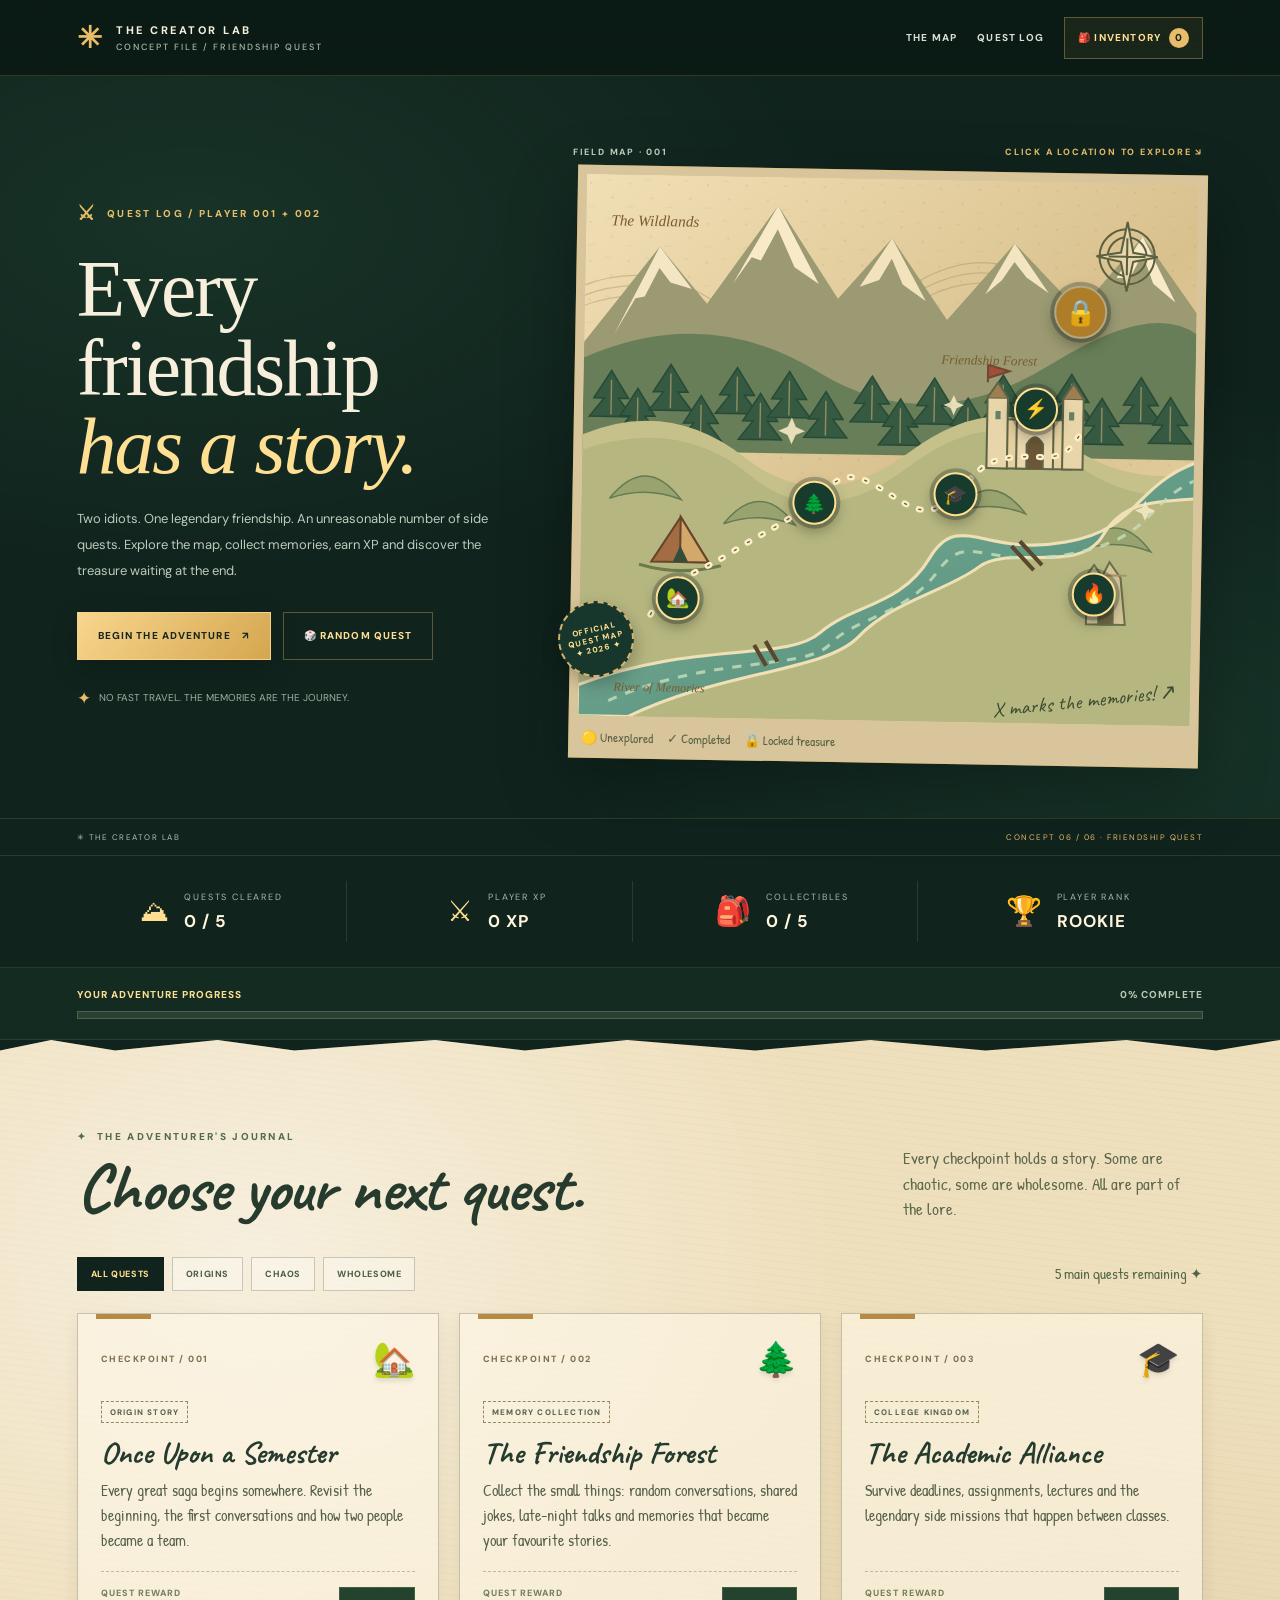
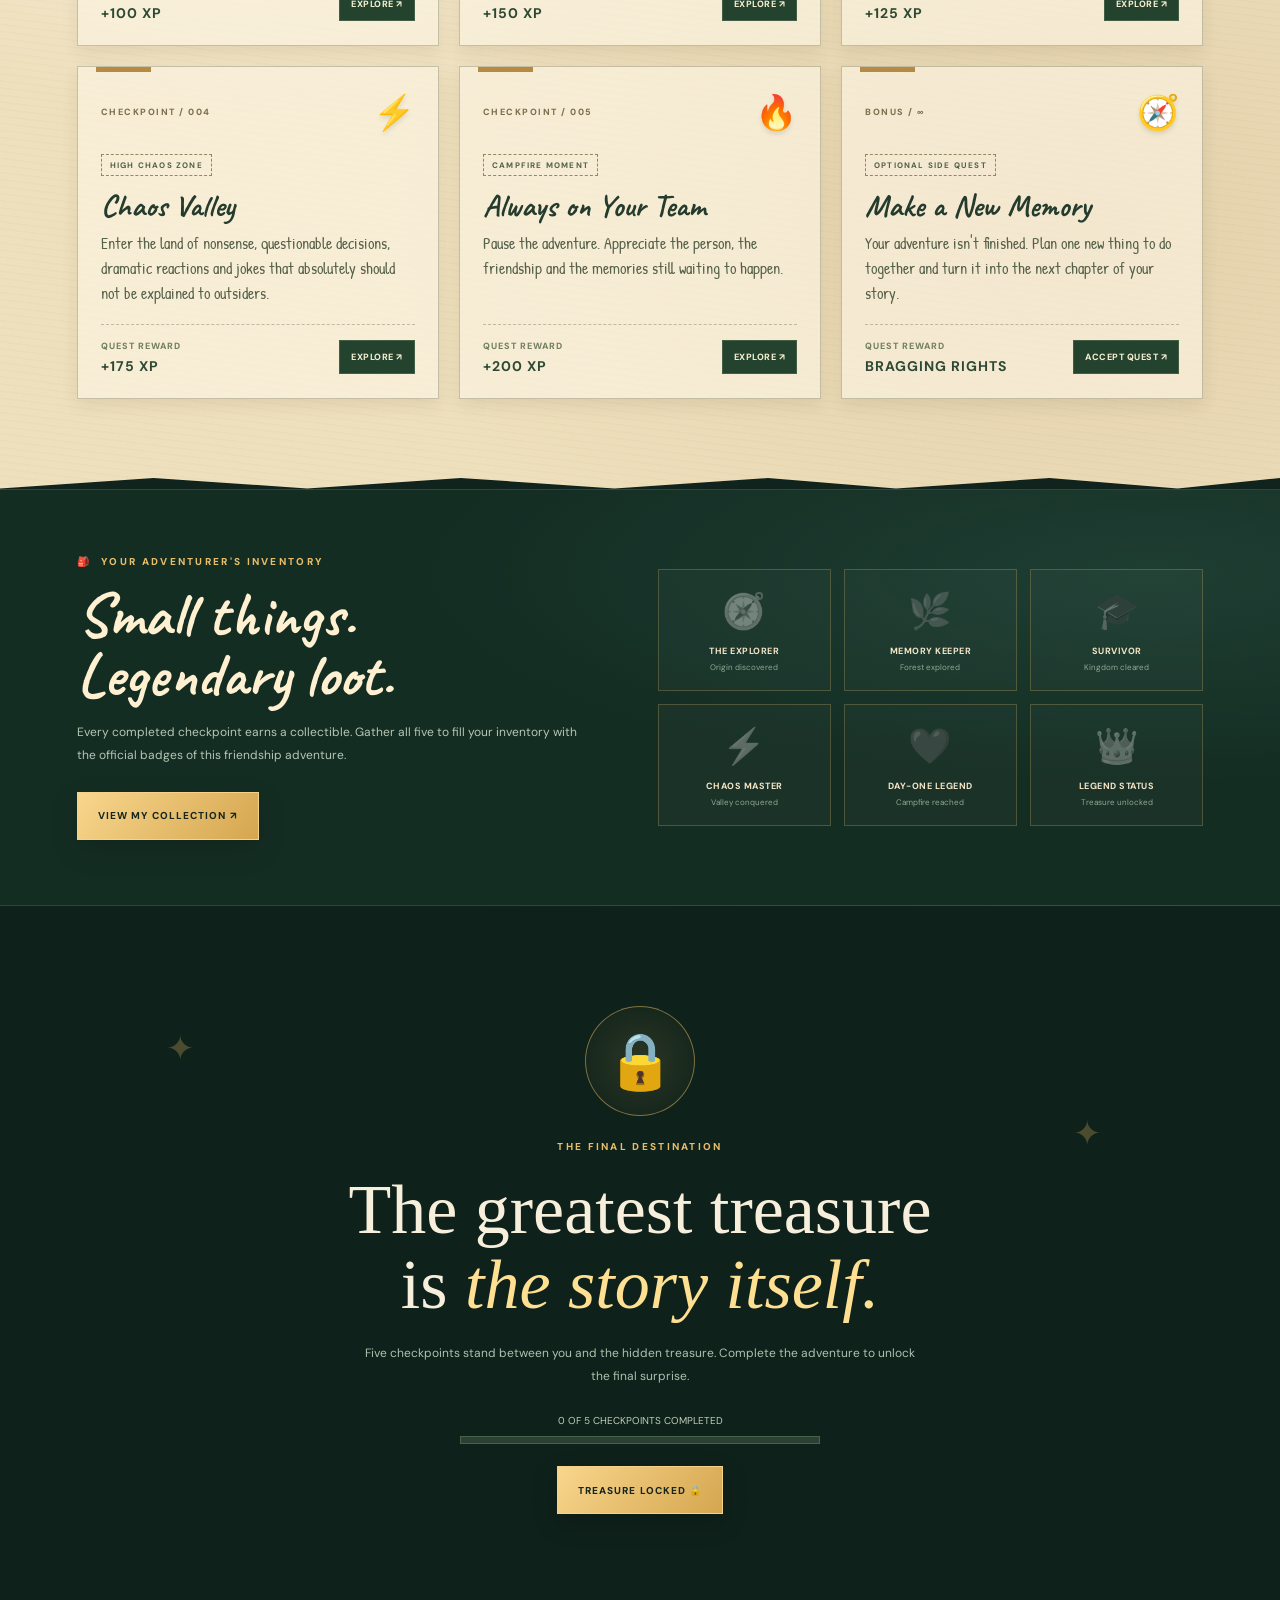
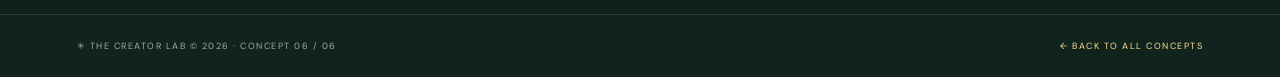
<file: themes/users-quest.html>
<!DOCTYPE html>
<html lang="en">
<head>
  <meta charset="UTF-8">
  <meta name="viewport" content="width=device-width, initial-scale=1.0">
  <meta name="theme-color" content="#10231d">
  <meta name="description" content="An interactive friendship adventure: explore the map, complete quests, collect badges and unlock the hidden treasure.">
  <title>Friendship Quest — THE CREATOR LAB</title>

  <link rel="preconnect" href="https://fonts.googleapis.com">
  <link rel="preconnect" href="https://fonts.gstatic.com" crossorigin>
  <link href="https://fonts.googleapis.com/css2?family=Caveat:wght@500;600;700&family=DM+Sans:wght@400;500;600;700;800&family=IM+Fell+English:ital@0;1&family=Patrick+Hand&display=swap" rel="stylesheet">

  <link rel="stylesheet" href="../css/users-quest.css">
</head>

<body>
  <header class="topbar">
    <a class="brand" href="../index.html">
      <span class="brand-icon">✳</span>
      <span>THE CREATOR LAB<small>CONCEPT FILE / FRIENDSHIP QUEST</small></span>
    </a>

    <nav class="topnav" aria-label="Main navigation">
      <a href="#map">THE MAP</a>
      <a href="#quests">QUEST LOG</a>
      <button class="nav-button inventory-button" id="inventoryButton" type="button">
        🎒 INVENTORY <span class="inventory-count" id="inventoryCount">0</span>
      </button>
    </nav>
  </header>

  <main>
    <section class="hero" id="map">
      <div class="hero-copy">
        <div class="eyebrow"><span class="tiny-icon">⚔</span> QUEST LOG / PLAYER 001 + 002</div>
        <h1>Every friendship<br><em>has a story.</em></h1>
        <p class="hero-description">
          Two idiots. One legendary friendship. An unreasonable number of side quests.
          Explore the map, collect memories, earn XP and discover the treasure waiting at the end.
        </p>

        <div class="hero-actions">
          <a class="btn-primary" href="#quests">BEGIN THE ADVENTURE <span>↗</span></a>
          <button class="btn-ghost" id="randomQuest" type="button">🎲 RANDOM QUEST</button>
        </div>

        <div class="hero-note"><span>✦</span> NO FAST TRAVEL. THE MEMORIES ARE THE JOURNEY.</div>
      </div>

      <div class="map-wrap">
        <div class="map-heading">
          <span>FIELD MAP · 001</span>
          <span>CLICK A LOCATION TO EXPLORE ↘</span>
        </div>

        <div class="map-frame">
          <div class="map-canvas" id="mapCanvas">
            <svg viewBox="0 0 600 530" role="img" aria-label="Illustrated parchment map with forests, mountains, a river, a castle and a winding friendship trail" preserveAspectRatio="xMidYMid slice">
              <defs>
                <linearGradient id="parchment" x1="0" y1="0" x2="1" y2="1">
                  <stop offset="0" stop-color="#f1dfb5"/>
                  <stop offset=".55" stop-color="#d9c18e"/>
                  <stop offset="1" stop-color="#e9d5a7"/>
                </linearGradient>
                <linearGradient id="river" x1="0" y1="0" x2="1" y2="1">
                  <stop offset="0" stop-color="#85bca3"/>
                  <stop offset="1" stop-color="#477e6c"/>
                </linearGradient>
                <pattern id="papergrain" width="38" height="38" patternUnits="userSpaceOnUse">
                  <circle cx="5" cy="9" r="1" fill="#816c43" opacity=".18"/>
                  <circle cx="26" cy="23" r="1.2" fill="#816c43" opacity=".13"/>
                  <path d="M2 32 l7 -1 M20 5 l5 1" stroke="#816c43" stroke-width=".7" opacity=".14"/>
                </pattern>
                <g id="pine">
                  <path d="M0 0 L-17 27 H-7 L-21 45 H21 L7 27 H17 Z" fill="#365941" stroke="#254a36" stroke-width="1.5"/>
                  <path d="M0 9 V43" stroke="#b9a46e" stroke-width="1.4" opacity=".7"/>
                </g>
                <g id="hill">
                  <path d="M0 35 Q35 -10 70 35 Q35 22 0 35" fill="#99a36f" stroke="#657b54" stroke-width="1.5"/>
                </g>
              </defs>

              <rect width="600" height="530" fill="url(#parchment)"/>
              <rect width="600" height="530" fill="url(#papergrain)"/>

              <!-- Ancient contour lines -->
              <g fill="none" stroke="#a18b5d" stroke-width="1.2" opacity=".4">
                <path d="M-40 130 Q50 70 130 125 T310 110 T480 135 T650 90"/>
                <path d="M-40 140 Q50 80 130 135 T310 120 T480 145 T650 100"/>
                <path d="M-40 150 Q50 90 130 145 T310 130 T480 155 T650 110"/>
                <path d="M-30 390 Q80 340 160 390 T330 370 T500 400 T640 370"/>
                <path d="M-30 402 Q80 352 160 402 T330 382 T500 412 T640 382"/>
                <path d="M-30 414 Q80 364 160 414 T330 394 T500 424 T640 394"/>
              </g>

              <!-- Mountain range -->
              <path d="M0 165 L73 70 L120 125 L188 28 L248 118 L300 58 L355 137 L420 61 L484 126 L545 52 L620 155 L620 250 L0 250 Z" fill="#9b9a72"/>
              <path d="M30 156 L73 70 L105 111 L84 105 L73 91 L59 119 L50 121 Z" fill="#f5e6c3"/>
              <path d="M145 105 L188 28 L229 104 L205 88 L188 51 L172 82 L163 79 Z" fill="#f8e9c7"/>
              <path d="M269 106 L300 58 L334 119 L311 103 L300 78 L288 99 Z" fill="#f3e3bd"/>
              <path d="M392 111 L420 61 L454 109 L432 94 L420 79 L408 97 Z" fill="#f4e5c1"/>
              <path d="M520 93 L545 52 L578 116 L556 98 L545 69 L533 93 Z" fill="#f8e9c7"/>
              <path d="M0 180 Q120 125 230 190 T460 177 T620 170 L620 270 L0 270 Z" fill="#687e58"/>

              <!-- Forests -->
              <g opacity=".98">
                <use href="#pine" x="28" y="192"/><use href="#pine" x="54" y="209"/>
                <use href="#pine" x="86" y="185"/><use href="#pine" x="116" y="215"/>
                <use href="#pine" x="151" y="187"/><use href="#pine" x="174" y="212"/>
                <use href="#pine" x="202" y="190"/><use href="#pine" x="238" y="209"/>
                <use href="#pine" x="283" y="193"/><use href="#pine" x="311" y="215"/>
                <use href="#pine" x="344" y="194"/><use href="#pine" x="377" y="213"/>
                <use href="#pine" x="411" y="190"/><use href="#pine" x="444" y="210"/>
                <use href="#pine" x="478" y="188"/><use href="#pine" x="508" y="211"/>
                <use href="#pine" x="546" y="190"/><use href="#pine" x="575" y="209"/>
              </g>

              <!-- Grassland -->
              <path d="M0 255 Q85 218 160 275 T320 267 T470 252 T620 278 L620 530 L0 530 Z" fill="#c6c18b"/>
              <path d="M0 270 Q95 236 165 292 T320 281 T475 269 T620 293 L620 530 L0 530 Z" fill="#b6b780"/>
              <use href="#hill" x="28" y="282"/><use href="#hill" x="140" y="305"/>
              <use href="#hill" x="365" y="290"/><use href="#hill" x="488" y="325"/>

              <!-- River -->
              <path d="M620 266 C535 290 555 336 475 352 S370 322 342 370 S268 416 236 445 S110 455 0 500 L0 530 L50 530 C140 484 242 483 274 448 S361 401 390 378 S489 384 511 345 S567 313 620 305 Z" fill="url(#river)" stroke="#f0e0b6" stroke-width="3"/>
              <path d="M620 282 C548 305 570 344 482 363 S380 340 350 383 S269 430 246 456 S126 469 30 515" fill="none" stroke="#c6e0bc" stroke-width="3" stroke-dasharray="9 9" opacity=".8"/>

              <!-- Bridges -->
              <g stroke="#5b472b" stroke-width="4" fill="#c4a16a">
                <path d="M422 357 l22 23 M430 352 l22 23"/>
                <path d="M172 458 l12 20 M183 454 l12 20"/>
              </g>

              <!-- Castle -->
              <g transform="translate(443 235)" stroke="#5d6546" stroke-width="2">
                <rect x="-36" y="-2" width="72" height="48" fill="#e5d0a0"/>
                <rect x="-47" y="-23" width="20" height="69" fill="#e8d5aa"/>
                <rect x="27" y="-23" width="20" height="69" fill="#e8d5aa"/>
                <rect x="-18" y="-17" width="36" height="63" fill="#ead7ad"/>
                <path d="M-47 -23 l10 -15 l10 15 M27 -23 l10 -15 l10 15 M-18 -17 l18 -16 l18 16" fill="#9e7e4e"/>
                <path d="M-8 46 V22 Q0 8 8 22 V46" fill="#6b5737"/>
                <g fill="#668164" stroke="none">
                  <rect x="-39" y="-10" width="5" height="8"/><rect x="33" y="-10" width="5" height="8"/>
                  <rect x="-9" y="-3" width="5" height="8"/><rect x="6" y="-3" width="5" height="8"/>
                </g>
                <path d="M-47 -38 V-55 M-47 -55 L-26 -49 L-47 -42" fill="#a24f39" stroke="#6e4831"/>
              </g>

              <!-- Campsite -->
              <g transform="translate(98 354)">
                <path d="M-28 24 L0 -20 L28 24 Z" fill="#a46c43" stroke="#67452d" stroke-width="2"/>
                <path d="M0 -20 L0 24 H28 Z" fill="#d4a76b" stroke="#67452d" stroke-width="2"/>
                <path d="M-7 24 L0 8 L8 24" fill="#344d39"/>
                <path d="M-40 27 Q0 38 40 27" fill="none" stroke="#6d7b4b" stroke-width="3"/>
                <circle cx="0" cy="43" r="5" fill="#b76d32"/>
              </g>

              <!-- Ruined tower -->
              <g transform="translate(515 394)" stroke="#69714b" stroke-width="2">
                <path d="M-19 38 V-10 L-12 -20 L-4 -9 L3 -23 L14 -8 L19 38 Z" fill="#d6c79a"/>
                <rect x="-7" y="15" width="14" height="23" fill="#726646"/>
                <path d="M-20 -10 H20" stroke="#aa9463"/>
              </g>

              <!-- Hand-drawn dotted path -->
              <path d="M70 430 C90 392 115 390 148 368 S200 340 226 316 S260 285 288 300 S335 337 362 311 S390 274 422 270 S472 280 490 240" fill="none" stroke="#fff1c7" stroke-width="6" stroke-linecap="round" stroke-dasharray="2 13"/>
              <path d="M70 430 C90 392 115 390 148 368 S200 340 226 316 S260 285 288 300 S335 337 362 311 S390 274 422 270 S472 280 490 240" fill="none" stroke="#6b653f" stroke-width="1.4" stroke-linecap="round" stroke-dasharray="2 13"/>

              <!-- Map decorations -->
              <g transform="translate(530 72)" stroke="#5c6041" fill="none" stroke-width="2">
                <circle r="27"/><circle r="19"/>
                <path d="M0 -34 L6 -4 L30 0 L6 5 L0 34 L-6 5 L-30 0 L-6 -4 Z" fill="#e8d7aa"/>
                <path d="M0 -18 V18 M-18 0 H18"/>
              </g>
              <g fill="#7b5b30" font-family="Georgia,serif" font-style="italic">
                <text x="25" y="50" font-size="15">The Wildlands</text>
                <text x="350" y="180" font-size="13">Friendship Forest</text>
                <text x="35" y="505" font-size="12">River of Memories</text>
              </g>
              <g fill="#f5e8c3" opacity=".9">
                <path d="M205 235 l4 9 l9 4 l-9 4 l-4 9 l-4 -9 l-9 -4 l9 -4 Z"/>
                <path d="M363 210 l3 7 l7 3 l-7 3 l-3 7 l-3 -7 l-7 -3 l7 -3 Z"/>
                <path d="M552 310 l3 7 l7 3 l-7 3 l-3 7 l-3 -7 l-7 -3 l7 -3 Z"/>
              </g>
            </svg>

            <button class="map-node" style="left:16%;top:78%" data-quest="0" aria-label="Explore Origin Village" title="Origin Village">🏡</button>
            <button class="map-node" style="left:38%;top:60%" data-quest="1" aria-label="Explore Friendship Forest" title="Friendship Forest">🌲</button>
            <button class="map-node" style="left:61%;top:58%" data-quest="2" aria-label="Explore College Kingdom" title="College Kingdom">🎓</button>
            <button class="map-node" style="left:74%;top:42%" data-quest="3" aria-label="Explore Chaos Valley" title="Chaos Valley">⚡</button>
            <button class="map-node" style="left:84%;top:76%" data-quest="4" aria-label="Explore Campfire Cove" title="Campfire Cove">🔥</button>
            <button class="map-node treasure locked" style="left:81%;top:24%" id="treasureMapNode" data-treasure aria-label="Hidden treasure, currently locked" title="Hidden treasure">🔒</button>

            <div class="map-caption">X marks the memories! ↗</div>
          </div>

          <div class="map-legend">
            <span>🟡 Unexplored</span>
            <span>✓ Completed</span>
            <span>🔒 Locked treasure</span>
          </div>
        </div>
        <div class="map-stamp">OFFICIAL<br>QUEST MAP<br>✦ 2026 ✦</div>
      </div>
    </section>

    <div class="hero-bottom-label">
      <span>✳ THE CREATOR LAB</span>
      <span>CONCEPT 06 / 06 · FRIENDSHIP QUEST</span>
    </div>

    <section class="stats" aria-label="Adventure statistics">
      <div class="stat">
        <span class="stat-icon">⛰</span>
        <div><small>QUESTS CLEARED</small><strong id="questStat">0 / 5</strong></div>
      </div>
      <div class="stat">
        <span class="stat-icon">⚔</span>
        <div><small>PLAYER XP</small><strong id="xpStat">0 XP</strong></div>
      </div>
      <div class="stat">
        <span class="stat-icon">🎒</span>
        <div><small>COLLECTIBLES</small><strong id="badgeStat">0 / 5</strong></div>
      </div>
      <div class="stat">
        <span class="stat-icon">🏆</span>
        <div><small>PLAYER RANK</small><strong id="rankStat">ROOKIE</strong></div>
      </div>
    </section>

    <section class="progress-section" aria-label="Quest progress">
      <div class="progress-top">
        <span>YOUR ADVENTURE PROGRESS</span>
        <span id="progressText">0% COMPLETE</span>
      </div>
      <div class="progress-track" role="progressbar" aria-label="Adventure completion" aria-valuemin="0" aria-valuemax="100" aria-valuenow="0" id="progressBar">
        <div class="progress-fill" id="progressFill"></div>
      </div>
    </section>

    <section class="paper-section paper-texture" id="quests">
      <div class="section-inner">
        <div class="section-head reveal">
          <div>
            <div class="eyebrow"><span>✦</span> THE ADVENTURER'S JOURNAL</div>
            <h2>Choose your next quest.</h2>
          </div>
          <p>Every checkpoint holds a story. Some are chaotic, some are wholesome. All are part of the lore.</p>
        </div>

        <div class="quest-toolbar reveal">
          <div class="filters" aria-label="Filter quests">
            <button class="filter-btn active" type="button" data-filter="all">ALL QUESTS</button>
            <button class="filter-btn" type="button" data-filter="origin">ORIGINS</button>
            <button class="filter-btn" type="button" data-filter="chaos">CHAOS</button>
            <button class="filter-btn" type="button" data-filter="wholesome">WHOLESOME</button>
          </div>
          <div class="quest-count" id="questCount">5 quests waiting for you ✦</div>
        </div>

        <div class="quest-grid" id="questGrid">
          <article class="quest-card reveal" data-id="0" data-category="origin">
            <div class="quest-card-top"><span class="quest-number">CHECKPOINT / 001</span><span class="quest-icon">🏡</span></div>
            <span class="quest-tag">ORIGIN STORY</span>
            <h3>Once Upon a Semester</h3>
            <p>Every great saga begins somewhere. Revisit the beginning, the first conversations and how two people became a team.</p>
            <div class="quest-card-bottom">
              <div class="xp-label">QUEST REWARD<strong>+100 XP</strong></div>
              <button class="quest-open" type="button" data-open="0">EXPLORE ↗</button>
            </div>
          </article>

          <article class="quest-card reveal" data-id="1" data-category="wholesome">
            <div class="quest-card-top"><span class="quest-number">CHECKPOINT / 002</span><span class="quest-icon">🌲</span></div>
            <span class="quest-tag">MEMORY COLLECTION</span>
            <h3>The Friendship Forest</h3>
            <p>Collect the small things: random conversations, shared jokes, late-night talks and memories that became your favourite stories.</p>
            <div class="quest-card-bottom">
              <div class="xp-label">QUEST REWARD<strong>+150 XP</strong></div>
              <button class="quest-open" type="button" data-open="1">EXPLORE ↗</button>
            </div>
          </article>

          <article class="quest-card reveal" data-id="2" data-category="origin">
            <div class="quest-card-top"><span class="quest-number">CHECKPOINT / 003</span><span class="quest-icon">🎓</span></div>
            <span class="quest-tag">COLLEGE KINGDOM</span>
            <h3>The Academic Alliance</h3>
            <p>Survive deadlines, assignments, lectures and the legendary side missions that happen between classes.</p>
            <div class="quest-card-bottom">
              <div class="xp-label">QUEST REWARD<strong>+125 XP</strong></div>
              <button class="quest-open" type="button" data-open="2">EXPLORE ↗</button>
            </div>
          </article>

          <article class="quest-card reveal" data-id="3" data-category="chaos">
            <div class="quest-card-top"><span class="quest-number">CHECKPOINT / 004</span><span class="quest-icon">⚡</span></div>
            <span class="quest-tag">HIGH CHAOS ZONE</span>
            <h3>Chaos Valley</h3>
            <p>Enter the land of nonsense, questionable decisions, dramatic reactions and jokes that absolutely should not be explained to outsiders.</p>
            <div class="quest-card-bottom">
              <div class="xp-label">QUEST REWARD<strong>+175 XP</strong></div>
              <button class="quest-open" type="button" data-open="3">EXPLORE ↗</button>
            </div>
          </article>

          <article class="quest-card reveal" data-id="4" data-category="wholesome">
            <div class="quest-card-top"><span class="quest-number">CHECKPOINT / 005</span><span class="quest-icon">🔥</span></div>
            <span class="quest-tag">CAMPFIRE MOMENT</span>
            <h3>Always on Your Team</h3>
            <p>Pause the adventure. Appreciate the person, the friendship and the memories still waiting to happen.</p>
            <div class="quest-card-bottom">
              <div class="xp-label">QUEST REWARD<strong>+200 XP</strong></div>
              <button class="quest-open" type="button" data-open="4">EXPLORE ↗</button>
            </div>
          </article>

          <article class="quest-card reveal" data-category="bonus">
            <div class="quest-card-top"><span class="quest-number">BONUS / ∞</span><span class="quest-icon">🧭</span></div>
            <span class="quest-tag">OPTIONAL SIDE QUEST</span>
            <h3>Make a New Memory</h3>
            <p>Your adventure isn't finished. Plan one new thing to do together and turn it into the next chapter of your story.</p>
            <div class="quest-card-bottom">
              <div class="xp-label">QUEST REWARD<strong>BRAGGING RIGHTS</strong></div>
              <button class="quest-open" type="button" id="bonusQuest">ACCEPT QUEST ↗</button>
            </div>
          </article>
        </div>
      </div>
    </section>

    <section class="side-quest-band" id="inventory">
      <div class="side-quest-inner">
        <div class="side-quest-copy reveal">
          <div class="eyebrow"><span>🎒</span> YOUR ADVENTURER'S INVENTORY</div>
          <h2>Small things.<br>Legendary loot.</h2>
          <p>
            Every completed checkpoint earns a collectible. Gather all five to fill your inventory with the official badges of this friendship adventure.
          </p>
          <button class="btn-primary" id="viewInventory" type="button">VIEW MY COLLECTION ↗</button>
        </div>

        <div class="collectibles reveal" id="collectibles">
          <div class="collectible" data-badge="0"><div class="collectible-icon">🧭</div><strong>THE EXPLORER</strong><small>Origin discovered</small></div>
          <div class="collectible" data-badge="1"><div class="collectible-icon">🌿</div><strong>MEMORY KEEPER</strong><small>Forest explored</small></div>
          <div class="collectible" data-badge="2"><div class="collectible-icon">🎓</div><strong>SURVIVOR</strong><small>Kingdom cleared</small></div>
          <div class="collectible" data-badge="3"><div class="collectible-icon">⚡</div><strong>CHAOS MASTER</strong><small>Valley conquered</small></div>
          <div class="collectible" data-badge="4"><div class="collectible-icon">❤️</div><strong>DAY-ONE LEGEND</strong><small>Campfire reached</small></div>
          <div class="collectible" data-badge="treasure"><div class="collectible-icon">👑</div><strong>LEGEND STATUS</strong><small>Treasure unlocked</small></div>
        </div>
      </div>
    </section>

    <section class="treasure-section" id="treasure">
      <div class="treasure-icon" id="treasureIcon">🔒</div>
      <div class="eyebrow" style="justify-content:center">THE FINAL DESTINATION</div>
      <h2>The greatest treasure<br>is <em>the story itself.</em></h2>
      <p id="treasureDescription">
        Five checkpoints stand between you and the hidden treasure. Complete the adventure to unlock the final surprise.
      </p>
      <div class="treasure-progress">
        <span id="treasureProgressText">0 OF 5 CHECKPOINTS COMPLETED</span>
        <div class="progress-track"><div class="progress-fill" id="treasureProgressFill"></div></div>
      </div>
      <button class="btn-primary" id="treasureButton" type="button">TREASURE LOCKED 🔒</button>
    </section>
  </main>

  <footer class="footer">
    <span>✳ THE CREATOR LAB © 2026 · CONCEPT 06 / 06</span>
    <a href="../index.html">← BACK TO ALL CONCEPTS</a>
  </footer>

  <dialog class="quest-dialog" id="questDialog" aria-labelledby="dialogTitle">
    <div class="dialog-content">
      <div class="dialog-top">
        <div class="dialog-icon" id="dialogIcon">🏡</div>
        <button class="dialog-close" id="closeDialog" type="button" aria-label="Close quest">✕</button>
      </div>
      <p class="dialog-kicker" id="dialogKicker">CHECKPOINT / 001</p>
      <h2 id="dialogTitle">Once Upon a Semester</h2>
      <div class="dialog-description" id="dialogDescription"></div>
      <div class="dialog-reward">
        <span>QUEST REWARD</span>
        <strong id="dialogReward">+100 XP · EXPLORER BADGE</strong>
      </div>
      <div class="dialog-actions">
        <button class="btn-primary" id="completeQuest" type="button">COMPLETE QUEST ✓</button>
        <button class="btn-ghost" id="closeDialogSecondary" type="button">MAYBE LATER</button>
      </div>
      <div class="treasure-message" id="treasureMessage"></div>
    </div>
  </dialog>

  <div class="toast" id="toast" role="status" aria-live="polite"></div>

  <script src="../js/users-quest.js" defer></script>
</body>
</html>
</file>
<file: css/styles.css>
/* =========================================================
   THE CREATIVE LAB — Editorial / Plum / Coral Design System
   ========================================================= */

:root {
  --paper: #f8f5f0;
  --paper-deep: #efe9e2;
  --white: #fffdf9;
  --ink: #251b2b;
  --ink-soft: #554b59;
  --muted: #857b87;
  --line: #e5dcd9;
  --plum: #392342;
  --plum-deep: #24152e;
  --coral: #f07867;
  --coral-dark: #d95750;
  --lavender: #dcd0f0;
  --mint: #c8e2d6;
  --yellow: #f4d89a;
  --radius-lg: 24px;
  --radius-md: 16px;
  --shadow-card: 0 10px 35px rgba(50, 30, 55, .06);
  --shadow-hover: 0 22px 55px rgba(50, 30, 55, .13);
  --font-body: "DM Sans", sans-serif;
  --font-heading: "Manrope", sans-serif;
  --font-editorial: "Playfair Display", serif;
  --font-mono: "DM Mono", monospace;
}

* {
  box-sizing: border-box;
}

html {
  scroll-behavior: smooth;
  scroll-padding-top: 100px;
}

body {
  margin: 0;
  color: var(--ink);
  background:
    radial-gradient(ellipse at 8% 5%, rgba(220, 208, 240, .22), transparent 33%),
    var(--paper);
  font-family: var(--font-body);
  font-size: 15px;
  line-height: 1.6;
  overflow-x: hidden;
  -webkit-font-smoothing: antialiased;
}

body::selection {
  color: white;
  background: var(--coral-dark);
}

a {
  color: inherit;
  text-decoration: none;
}

button {
  font: inherit;
}

button,
a {
  -webkit-tap-highlight-color: transparent;
}

button:focus-visible,
a:focus-visible {
  outline: 3px solid var(--coral);
  outline-offset: 5px;
}

.page-noise {
  position: fixed;
  inset: 0;
  z-index: 20;
  pointer-events: none;
  opacity: .12;
  background-image: url("data:image/svg+xml,%3Csvg viewBox='0 0 180 180' xmlns='http://www.w3.org/2000/svg'%3E%3Cfilter id='n'%3E%3CfeTurbulence type='fractalNoise' baseFrequency='.9' numOctaves='3' stitchTiles='stitch'/%3E%3C/filter%3E%3Crect width='100%25' height='100%25' filter='url(%23n)' opacity='.14'/%3E%3C/svg%3E");
}

/* HEADER */

.site-header {
  position: relative;
  z-index: 30;
  min-height: 88px;
  padding: 0 6.2%;
  display: flex;
  align-items: center;
  justify-content: space-between;
  gap: 28px;
  border-bottom: 1px solid rgba(57, 35, 66, .09);
  background: rgba(248, 245, 240, .88);
  backdrop-filter: blur(18px);
}

.brand {
  display: inline-flex;
  align-items: center;
  gap: 12px;
  flex-shrink: 0;
}

.brand-mark {
  display: grid;
  place-items: center;
  width: 43px;
  height: 43px;
  color: var(--white);
  background: var(--plum);
  border-radius: 14px;
  font-family: var(--font-heading);
  font-size: 29px;
  font-weight: 800;
  line-height: 1;
  transform: rotate(-5deg);
  transition: transform .35s ease, background .35s ease;
}

.brand-mark span {
  color: var(--coral);
}

.brand:hover .brand-mark {
  transform: rotate(5deg) scale(1.06);
  background: var(--coral-dark);
}

.brand-copy {
  display: flex;
  flex-direction: column;
  gap: 3px;
  color: var(--plum);
  font-family: var(--font-heading);
  font-size: 12px;
  font-weight: 800;
  letter-spacing: 1.1px;
  line-height: 1.3;
}

.brand-copy small {
  color: var(--muted);
  font-family: var(--font-mono);
  font-size: 8px;
  font-weight: 400;
  letter-spacing: 1px;
}

.header-nav {
  display: flex;
  gap: 31px;
  margin-left: auto;
  margin-right: 26px;
}

.header-nav a {
  position: relative;
  color: var(--ink-soft);
  font-size: 12px;
  font-weight: 600;
  transition: color .25s ease;
}

.header-nav a::after {
  content: "";
  position: absolute;
  left: 0;
  bottom: -7px;
  width: 0;
  height: 2px;
  background: var(--coral);
  transition: width .25s ease;
}

.header-nav a:hover {
  color: var(--coral-dark);
}

.header-nav a:hover::after {
  width: 100%;
}

.header-status {
  display: flex;
  align-items: center;
  gap: 9px;
  color: var(--muted);
  font-family: var(--font-mono);
  font-size: 9px;
  letter-spacing: .55px;
  white-space: nowrap;
}

.status-dot,
.selection-light {
  width: 7px;
  height: 7px;
  flex: 0 0 auto;
  border-radius: 50%;
  background: #55a888;
  box-shadow: 0 0 0 4px rgba(85, 168, 136, .12);
}

.status-dot {
  animation: statusPulse 2.5s ease-in-out infinite;
}

.header-divider {
  width: 1px;
  height: 16px;
  margin: 0 5px;
  background: var(--line);
}

/* HERO */

.hero {
  position: relative;
  display: grid;
  grid-template-columns: 1.02fr .98fr;
  align-items: center;
  gap: 5%;
  min-height: 650px;
  padding: 75px 9% 100px;
}

.hero-copy-column {
  position: relative;
  z-index: 2;
  animation: riseIn .85s cubic-bezier(.2, .7, .2, 1) both;
}

.eyebrow {
  display: flex;
  align-items: center;
  gap: 10px;
  margin: 0 0 22px;
  color: var(--muted);
  font-family: var(--font-mono);
  font-size: 10px;
  letter-spacing: 1.3px;
  line-height: 1.6;
}

.eyebrow-line {
  width: 25px;
  height: 2px;
  background: var(--coral);
}

.hero h1,
.section-heading h2,
.how-heading h2,
.outro h2 {
  margin: 0;
  color: var(--plum);
  font-family: var(--font-heading);
  font-size: clamp(48px, 5.4vw, 78px);
  font-weight: 800;
  letter-spacing: -4.5px;
  line-height: 1.06;
}

.hero h1 em,
.section-heading h2 em,
.how-heading h2 em,
.outro h2 em {
  color: var(--coral-dark);
  font-family: var(--font-editorial);
  font-weight: 500;
  letter-spacing: -3px;
}

.accent-dot {
  color: var(--coral);
}

.hero-description {
  max-width: 470px;
  margin: 25px 0 28px;
  color: var(--ink-soft);
  font-size: 15px;
  line-height: 1.95;
}

.hero-actions {
  display: flex;
  flex-wrap: wrap;
  align-items: center;
  gap: 24px;
}

.button {
  display: inline-flex;
  justify-content: center;
  align-items: center;
  gap: 24px;
  min-height: 50px;
  padding: 0 20px;
  border: 1px solid transparent;
  border-radius: 8px;
  font-family: var(--font-mono);
  font-size: 10px;
  font-weight: 500;
  letter-spacing: .6px;
  cursor: pointer;
  transition:
    transform .25s ease,
    background .25s ease,
    color .25s ease,
    border-color .25s ease,
    box-shadow .25s ease;
}

.button span {
  font-size: 17px;
  transition: transform .25s ease;
}

.button:hover:not(:disabled) {
  transform: translateY(-3px);
}

.button:hover:not(:disabled) span {
  transform: translate(3px, -2px);
}

.button-primary {
  color: white;
  background: var(--plum);
  box-shadow: 0 8px 20px rgba(57, 35, 66, .12);
}

.button-primary:hover:not(:disabled) {
  background: var(--coral-dark);
  box-shadow: 0 12px 25px rgba(217, 87, 80, .2);
}

.button:disabled {
  cursor: not-allowed;
  opacity: .4;
  box-shadow: none;
}

.text-link {
  display: inline-flex;
  align-items: center;
  gap: 8px;
  color: var(--ink-soft);
  font-family: var(--font-mono);
  font-size: 10px;
  letter-spacing: .5px;
  transition: color .2s ease;
}

.text-link span {
  transition: transform .2s ease;
}

.text-link:hover {
  color: var(--coral-dark);
}

.text-link:hover span {
  transform: translate(3px, -3px);
}

.hero-meta {
  display: flex;
  flex-wrap: wrap;
  gap: 18px;
  margin-top: 44px;
  color: var(--muted);
  font-family: var(--font-mono);
  font-size: 9px;
  letter-spacing: .6px;
}

.hero-meta span:first-child {
  display: flex;
  align-items: center;
  gap: 8px;
}

.hero-meta i {
  width: 6px;
  height: 6px;
  border-radius: 50%;
  background: var(--coral);
}

/* ABSTRACT HERO ART */

.hero-art {
  position: relative;
  display: grid;
  place-items: center;
  min-height: 435px;
  overflow: hidden;
  isolation: isolate;
  border: 1px solid rgba(57, 35, 66, .09);
  border-radius: 46% 46% 43% 43% / 43% 43% 45% 45%;
  background:
    radial-gradient(circle at 55% 45%, rgba(255, 255, 255, .9), transparent 30%),
    linear-gradient(145deg, #e7dced, #e9c8c0 52%, #f2dcb6);
  animation: artEnter 1.1s .1s cubic-bezier(.2, .7, .2, 1) both;
}

.art-grid {
  position: absolute;
  inset: 0;
  opacity: .23;
  background-image:
    linear-gradient(rgba(57, 35, 66, .15) 1px, transparent 1px),
    linear-gradient(90deg, rgba(57, 35, 66, .15) 1px, transparent 1px);
  background-size: 32px 32px;
  mask-image: linear-gradient(to bottom, transparent, black 20%, black 80%, transparent);
}

.art-glow {
  position: absolute;
  width: 260px;
  height: 260px;
  border-radius: 50%;
  background: rgba(255, 253, 249, .65);
  filter: blur(35px);
  animation: breathe 5s ease-in-out infinite alternate;
}

.art-ring {
  position: absolute;
  width: 70%;
  aspect-ratio: 1;
  border: 1px solid rgba(57, 35, 66, .28);
  border-radius: 50%;
}

.ring-one {
  transform: rotateX(65deg) rotate(-25deg);
  animation: orbitSpin 24s linear infinite;
}

.ring-two {
  width: 86%;
  transform: rotateX(66deg) rotate(45deg);
  border-color: rgba(217, 87, 80, .55);
  animation: orbitSpinReverse 31s linear infinite;
}

.ring-three {
  width: 52%;
  border-style: dashed;
  border-color: rgba(57, 35, 66, .3);
  animation: orbitSpin 40s linear infinite;
}

.art-orb {
  position: absolute;
  z-index: 2;
  border-radius: 50%;
  box-shadow: inset -12px -13px 22px rgba(57, 35, 66, .12), 0 15px 35px rgba(57, 35, 66, .12);
}

.orb-one {
  top: 24%;
  right: 21%;
  width: 40px;
  height: 40px;
  background: linear-gradient(140deg, #f7a08f, #d95750);
  animation: float 5s ease-in-out infinite;
}

.orb-two {
  bottom: 23%;
  left: 22%;
  width: 26px;
  height: 26px;
  background: linear-gradient(140deg, #fff4cf, #e4b96d);
  animation: float 4.5s .6s ease-in-out infinite;
}

.art-center {
  position: relative;
  z-index: 3;
  display: flex;
  flex-direction: column;
  align-items: center;
  justify-content: center;
  width: 174px;
  height: 174px;
  border: 1px solid rgba(255, 255, 255, .75);
  border-radius: 50%;
  color: white;
  background: linear-gradient(145deg, #493052, #2d1a38);
  box-shadow: 0 22px 55px rgba(57, 35, 66, .23), inset 0 0 0 7px rgba(255, 255, 255, .04);
  transform: rotate(-7deg);
  animation: centerFloat 6s ease-in-out infinite;
}

.center-small,
.center-bottom {
  font-family: var(--font-mono);
  font-size: 9px;
  letter-spacing: 2px;
}

.center-symbol {
  margin: 1px 0 5px;
  color: var(--coral);
  font-size: 63px;
  line-height: 1.1;
}

.floating-card {
  position: absolute;
  z-index: 5;
  display: flex;
  align-items: center;
  gap: 9px;
  padding: 12px 14px;
  border: 1px solid rgba(57, 35, 66, .1);
  border-radius: 10px;
  color: var(--ink);
  background: rgba(255, 253, 249, .88);
  box-shadow: 0 10px 30px rgba(57, 35, 66, .1);
  backdrop-filter: blur(12px);
  font-family: var(--font-mono);
  font-size: 8px;
  letter-spacing: .4px;
}

.floating-card b {
  color: var(--coral-dark);
  font-size: 8px;
}

.floating-card-top {
  top: 22%;
  left: 5%;
  animation: float 5.5s ease-in-out infinite;
}

.floating-card-bottom {
  right: 4%;
  bottom: 20%;
  animation: float 5s 1s ease-in-out infinite;
}

.mini-dot {
  width: 7px;
  height: 7px;
  border-radius: 50%;
  background: #62ac88;
}

.code-symbol {
  color: var(--coral-dark);
  font-size: 15px;
  font-weight: 700;
}

.art-star {
  position: absolute;
  z-index: 4;
  color: var(--plum);
}

.art-star-one {
  top: 18%;
  left: 34%;
  font-size: 22px;
  animation: twinkle 3s ease-in-out infinite;
}

.art-star-two {
  right: 21%;
  bottom: 34%;
  color: var(--coral-dark);
  font-size: 31px;
  animation: twinkle 4s .4s ease-in-out infinite;
}

.art-star-three {
  bottom: 17%;
  right: 33%;
  font-size: 17px;
  animation: twinkle 3.5s .8s ease-in-out infinite;
}

.art-caption {
  position: absolute;
  z-index: 4;
  color: rgba(57, 35, 66, .7);
  font-family: var(--font-mono);
  font-size: 8px;
  letter-spacing: 1px;
}

.art-caption-top {
  top: 7%;
  left: 0;
  right: 0;
  text-align: center;
}

.art-caption-bottom {
  bottom: 7%;
  left: 0;
  right: 0;
  text-align: center;
}

.hero-index {
  position: absolute;
  right: 9%;
  bottom: 27px;
  left: 9%;
  display: flex;
  align-items: center;
  justify-content: space-between;
  gap: 20px;
  padding-top: 18px;
  border-top: 1px solid var(--line);
  color: var(--muted);
  font-family: var(--font-mono);
  font-size: 9px;
  letter-spacing: .6px;
}

.hero-index a {
  transition: color .2s ease;
}

.hero-index a:hover {
  color: var(--coral-dark);
}

/* COLLECTION */

.collection-section {
  padding: 108px 8% 96px;
  background: var(--white);
  border-top: 1px solid rgba(57, 35, 66, .06);
  border-bottom: 1px solid rgba(57, 35, 66, .06);
}

.section-heading {
  display: flex;
  align-items: flex-end;
  justify-content: space-between;
  gap: 35px;
  margin-bottom: 47px;
}

.section-heading .eyebrow {
  margin-bottom: 18px;
}

.heading-slash {
  color: var(--coral);
}

.section-heading h2,
.how-heading h2 {
  font-size: clamp(40px, 4.4vw, 61px);
  letter-spacing: -3px;
}

.section-description {
  max-width: 330px;
  margin: 0 0 6px;
  color: var(--muted);
  font-size: 14px;
  line-height: 1.9;
}

.collection-toolbar {
  display: flex;
  align-items: center;
  justify-content: space-between;
  gap: 20px;
  padding: 15px 0;
  margin-bottom: 24px;
  border-top: 1px solid var(--line);
  border-bottom: 1px solid var(--line);
  color: var(--muted);
  font-family: var(--font-mono);
  font-size: 9px;
  letter-spacing: .8px;
}

.toolbar-label {
  display: flex;
  align-items: center;
  gap: 10px;
}

.toolbar-icon {
  color: var(--coral-dark);
  font-size: 17px;
}

.concept-count span {
  color: var(--plum);
  font-weight: 500;
}

/* CONCEPT CARDS */

.theme-grid {
  display: grid;
  grid-template-columns: repeat(3, minmax(0, 1fr));
  gap: 27px;
}

.theme-card {
  min-width: 0;
  overflow: hidden;
  border: 1px solid #e9e1de;
  border-radius: var(--radius-lg);
  background: var(--white);
  box-shadow: var(--shadow-card);
  transition:
    transform .4s cubic-bezier(.2, .7, .2, 1),
    border-color .35s ease,
    box-shadow .35s ease;
  animation: cardEnter .7s both;
  animation-delay: calc(var(--card-index, 0) * 70ms);
}

.theme-card:nth-child(1) { --card-index: 1; }
.theme-card:nth-child(2) { --card-index: 2; }
.theme-card:nth-child(3) { --card-index: 3; }
.theme-card:nth-child(4) { --card-index: 4; }
.theme-card:nth-child(5) { --card-index: 5; }
.theme-card:nth-child(6) { --card-index: 6; }

.theme-card:hover {
  transform: translateY(-7px);
  border-color: rgba(217, 87, 80, .35);
  box-shadow: var(--shadow-hover);
}

.theme-card.selected {
  border-color: var(--coral-dark);
  box-shadow: 0 0 0 2px rgba(217, 87, 80, .12), var(--shadow-hover);
}

.card-visual {
  position: relative;
  display: block;
  height: 224px;
  overflow: hidden;
  isolation: isolate;
}

.card-visual::after {
  content: "";
  position: absolute;
  inset: 0;
  z-index: 1;
  background: linear-gradient(to top, rgba(37, 27, 43, .25), transparent 42%);
  pointer-events: none;
}

.visual-caption,
.visual-number,
.visual-open {
  position: absolute;
  z-index: 5;
  font-family: var(--font-mono);
  font-size: 8px;
  letter-spacing: .7px;
}

.visual-caption {
  bottom: 16px;
  left: 17px;
  color: rgba(255, 255, 255, .92);
}

.visual-number {
  top: 15px;
  left: 17px;
  color: rgba(255, 255, 255, .9);
  font-size: 10px;
}

.visual-open {
  top: 12px;
  right: 13px;
  display: grid;
  place-items: center;
  width: 30px;
  height: 30px;
  border: 1px solid rgba(255, 255, 255, .4);
  border-radius: 50%;
  color: white;
  background: rgba(255, 255, 255, .13);
  opacity: 0;
  transform: translate(-4px, 4px);
  transition: opacity .3s ease, transform .3s ease;
}

.theme-card:hover .visual-open {
  opacity: 1;
  transform: translate(0, 0);
}

.card-content {
  padding: 22px 21px 18px;
}

.card-kicker {
  display: flex;
  align-items: center;
  justify-content: space-between;
  gap: 8px;
  color: var(--muted);
  font-family: var(--font-mono);
  font-size: 8px;
  letter-spacing: .45px;
}

.card-content h3 {
  margin: 13px 0 9px;
  color: var(--plum);
  font-family: var(--font-heading);
  font-size: 21px;
  font-weight: 800;
  letter-spacing: -.8px;
  line-height: 1.3;
}

.card-content > p {
  min-height: 70px;
  margin: 0;
  color: var(--ink-soft);
  font-size: 12px;
  line-height: 1.85;
}

.card-tags {
  display: flex;
  flex-wrap: wrap;
  gap: 7px;
  margin-top: 17px;
}

.card-tags span {
  padding: 6px 8px;
  border: 1px solid #eae1e2;
  border-radius: 5px;
  color: #786d7b;
  background: #faf7f5;
  font-family: var(--font-mono);
  font-size: 7px;
  letter-spacing: .4px;
}

.card-actions {
  display: flex;
  align-items: center;
  justify-content: space-between;
  gap: 10px;
  margin-top: 21px;
  padding-top: 15px;
  border-top: 1px solid #eee7e3;
}

.card-actions > a {
  display: inline-flex;
  align-items: center;
  gap: 10px;
  color: var(--plum);
  font-family: var(--font-mono);
  font-size: 9px;
  letter-spacing: .3px;
  transition: color .2s ease;
}

.card-actions > a span {
  color: var(--coral-dark);
  font-size: 14px;
  transition: transform .2s ease;
}

.card-actions > a:hover {
  color: var(--coral-dark);
}

.card-actions > a:hover span {
  transform: translate(3px, -3px);
}

.choose-button {
  display: grid;
  place-items: center;
  flex: 0 0 auto;
  width: 34px;
  height: 34px;
  border: 1px solid #e5d8d8;
  border-radius: 50%;
  color: var(--plum);
  background: var(--white);
  font-size: 21px;
  line-height: 1;
  cursor: pointer;
  transition: background .25s ease, color .25s ease, transform .25s ease, border-color .25s ease;
}

.choose-button:hover {
  transform: rotate(90deg);
  border-color: var(--coral-dark);
  color: white;
  background: var(--coral-dark);
}

.theme-card.selected .choose-button {
  border-color: var(--coral-dark);
  color: white;
  background: var(--coral-dark);
  transform: rotate(0);
}

/* CARD ART 01 — PIXEL PLAYGROUND */

.card-gamer .card-visual {
  background: linear-gradient(150deg, #24264c, #52406d 57%, #dd8a83);
}

.pixel-sun {
  position: absolute;
  top: 35px;
  right: 48px;
  color: #ffe6a9;
  font-size: 38px;
  animation: twinkle 3s infinite;
}

.pixel-mountain {
  position: absolute;
  bottom: 42px;
  width: 0;
  height: 0;
  border-right: 100px solid transparent;
  border-bottom: 120px solid #6c648d;
  border-left: 100px solid transparent;
  image-rendering: pixelated;
}

.mountain-one {
  left: -12px;
}

.mountain-two {
  right: -18px;
  bottom: 32px;
  border-right-width: 115px;
  border-bottom-width: 88px;
  border-left-width: 115px;
  border-bottom-color: #9583ad;
}

.pixel-platform {
  position: absolute;
  right: 0;
  bottom: 0;
  left: 0;
  height: 42px;
  border-top: 8px solid #f0a17f;
  background: #4a375c;
}

.pixel-player {
  position: absolute;
  z-index: 2;
  bottom: 38px;
  left: 48%;
  display: grid;
  place-items: center;
  width: 40px;
  height: 43px;
  border: 4px solid #30213e;
  color: #30213e;
  background: #ffe5a4;
  box-shadow: 5px 0 0 #f07867;
  font-size: 22px;
  transition: transform .35s ease;
}

.card-gamer:hover .pixel-player {
  transform: translateY(-13px);
}

/* CARD ART 02 — DESKTOP */

.card-os .card-visual {
  background: linear-gradient(140deg, #d8c5ee, #a9bfe0 58%, #d1e5dd);
}

.os-wallpaper-orb {
  position: absolute;
  top: 16px;
  left: 50%;
  width: 180px;
  height: 180px;
  border-radius: 50%;
  background: linear-gradient(135deg, #f3b7a9, #9a79bd 65%, #544a8c);
  box-shadow: 0 20px 40px rgba(74, 48, 104, .2);
  transform: translateX(-50%);
  transition: transform .5s ease;
}

.card-os:hover .os-wallpaper-orb {
  transform: translateX(-50%) scale(1.09) rotate(10deg);
}

.mini-window {
  position: absolute;
  top: 40px;
  left: 50%;
  z-index: 2;
  width: 72%;
  padding: 12px;
  border: 1px solid rgba(255, 255, 255, .85);
  border-radius: 11px;
  color: var(--plum);
  background: rgba(255, 253, 249, .8);
  box-shadow: 0 12px 35px rgba(50, 30, 55, .18);
  backdrop-filter: blur(12px);
  transform: translateX(-50%) rotate(-3deg);
  transition: transform .4s ease;
}

.card-os:hover .mini-window {
  transform: translateX(-50%) rotate(0) translateY(-4px);
}

.window-controls {
  display: flex;
  gap: 4px;
  margin-bottom: 13px;
}

.window-controls i {
  width: 7px;
  height: 7px;
  border-radius: 50%;
  background: #f07867;
}

.window-controls i:nth-child(2) {
  background: #e9be70;
}

.window-controls i:nth-child(3) {
  background: #74b99a;
}

.mini-window > b {
  display: block;
  font-family: var(--font-heading);
  font-size: 16px;
  letter-spacing: -.5px;
}

.mini-window > small {
  display: block;
  margin-top: 3px;
  color: var(--muted);
  font-family: var(--font-mono);
  font-size: 7px;
}

.mini-dock {
  display: flex;
  gap: 7px;
  margin-top: 14px;
}

.mini-dock i {
  display: grid;
  place-items: center;
  width: 25px;
  height: 25px;
  border-radius: 7px;
  color: white;
  background: var(--plum);
  font-size: 12px;
  font-style: normal;
}

.mini-dock i:nth-child(2) { background: #e78373; }
.mini-dock i:nth-child(3) { background: #6d9f94; }
.mini-dock i:nth-child(4) { background: #8c78bd; }

/* CARD ART 03 — CASE FILES */

.card-classified .card-visual {
  background: linear-gradient(135deg, #e7d6bd, #d6bca1);
}

.classified-stamp {
  position: absolute;
  top: 21px;
  right: 17px;
  z-index: 3;
  padding: 7px 10px;
  border: 2px solid #b34c47;
  color: #b34c47;
  font-family: var(--font-mono);
  font-size: 10px;
  font-weight: 500;
  line-height: 1.2;
  text-align: center;
  transform: rotate(9deg);
}

.case-file {
  position: absolute;
  top: 28px;
  left: 50%;
  width: 56%;
  min-height: 160px;
  padding: 17px 15px;
  color: #3f302a;
  background: #f7eddb;
  box-shadow: 0 15px 30px rgba(74, 49, 34, .18);
  transform: translateX(-50%) rotate(-5deg);
  transition: transform .4s ease;
}

.card-classified:hover .case-file {
  transform: translateX(-50%) rotate(0) translateY(-4px);
}

.case-file > span,
.case-file > small {
  display: block;
  font-family: var(--font-mono);
  font-size: 7px;
  letter-spacing: .5px;
}

.case-file > b {
  display: block;
  margin: 12px 0;
  font-family: var(--font-heading);
  font-size: 26px;
  font-weight: 800;
  line-height: .95;
  letter-spacing: -1px;
}

.case-file > small {
  font-size: 6px;
}

.redacted {
  position: absolute;
  right: 20%;
  bottom: 53px;
  z-index: 4;
  width: 36%;
  height: 9px;
  background: #3c2b31;
  transform: rotate(-7deg);
}

/* CARD ART 04 — RETRO INTERNET */

.card-internet .card-visual {
  background: linear-gradient(135deg, #f3a9b9, #e9c9e4 55%, #a9c9e3);
}

.retro-browser {
  position: absolute;
  top: 36px;
  left: 50%;
  width: 76%;
  overflow: hidden;
  border: 2px solid #43324c;
  border-radius: 8px;
  background: #fff8e8;
  box-shadow: 7px 8px 0 rgba(67, 50, 76, .2);
  transform: translateX(-50%) rotate(2deg);
  transition: transform .4s ease;
}

.card-internet:hover .retro-browser {
  transform: translateX(-50%) rotate(0) translateY(-4px);
}

.retro-browser-bar {
  display: flex;
  align-items: center;
  gap: 5px;
  height: 25px;
  padding: 0 8px;
  border-bottom: 2px solid #43324c;
  background: #e7d7e9;
}

.retro-browser-bar i {
  width: 7px;
  height: 7px;
  border: 1px solid #43324c;
  border-radius: 50%;
  background: #f07867;
}

.retro-browser-bar i:nth-child(2) { background: #f1cf85; }
.retro-browser-bar i:nth-child(3) { background: #8dc9a7; }

.retro-browser-bar span {
  margin-left: auto;
  color: #55445a;
  font-family: var(--font-mono);
  font-size: 7px;
}

.retro-browser-content {
  padding: 16px 13px 18px;
  text-align: center;
}

.retro-browser-content small {
  display: block;
  color: #66516a;
  font-family: var(--font-mono);
  font-size: 7px;
}

.retro-browser-content b {
  display: block;
  margin: 4px 0;
  color: #d95776;
  font-family: var(--font-heading);
  font-size: 30px;
  font-weight: 800;
  line-height: .9;
  letter-spacing: -1px;
  text-shadow: 2px 2px 0 #f4d89a;
}

.retro-browser-content > span {
  display: inline-block;
  margin-top: 9px;
  color: #55445a;
  font-family: var(--font-mono);
  font-size: 6px;
}

.sticker {
  position: absolute;
  z-index: 4;
  padding: 6px 9px;
  border: 1px solid #43324c;
  color: #43324c;
  background: #fff0a9;
  font-family: var(--font-heading);
  font-size: 10px;
  font-weight: 800;
  box-shadow: 3px 3px 0 rgba(67, 50, 76, .15);
}

.sticker-one {
  top: 23px;
  left: 16px;
  transform: rotate(-12deg);
}

.sticker-two {
  right: 14px;
  bottom: 47px;
  background: #c4e8d7;
  transform: rotate(8deg);
}

/* CARD ART 05 — SPOTLIGHT */

.card-awards .card-visual {
  background: radial-gradient(circle at 50% 42%, #8b6b7d, #49324e 48%, #2b1b36);
}

.award-halo {
  position: absolute;
  top: 50%;
  left: 50%;
  width: 180px;
  height: 180px;
  border: 1px solid rgba(244, 216, 154, .6);
  border-radius: 50%;
  box-shadow: 0 0 0 15px rgba(244, 216, 154, .04), 0 0 0 30px rgba(244, 216, 154, .035);
  transform: translate(-50%, -50%);
  transition: transform .5s ease;
}

.card-awards:hover .award-halo {
  transform: translate(-50%, -50%) scale(1.1);
}

.award-trophy {
  position: absolute;
  top: 32px;
  left: 50%;
  color: #f4d89a;
  font-size: 65px;
  line-height: 1;
  transform: translateX(-50%);
  filter: drop-shadow(0 7px 15px rgba(244, 216, 154, .18));
}

.award-laurel {
  position: absolute;
  top: 39px;
  left: 0;
  right: 0;
  color: #f4d89a;
  font-size: 14px;
  letter-spacing: 17px;
  text-align: center;
}

.award-title {
  position: absolute;
  top: 122px;
  left: 0;
  right: 0;
  color: #fff0cb;
  font-family: var(--font-heading);
  font-size: 25px;
  font-weight: 800;
  line-height: .98;
  letter-spacing: -1px;
  text-align: center;
}

/* CARD ART 06 — STORY MAP */

.card-quest .card-visual {
  background: linear-gradient(150deg, #c5dcd5, #a5c6bc 55%, #e8d3ba);
}

.quest-moon {
  position: absolute;
  top: 25px;
  right: 35px;
  width: 40px;
  height: 40px;
  border-radius: 50%;
  background: #fff2c9;
  box-shadow: 0 0 30px rgba(255, 242, 201, .6);
}

.quest-hill {
  position: absolute;
  bottom: -45px;
  width: 260px;
  height: 150px;
  border-radius: 50%;
}

.hill-one {
  left: -50px;
  background: #759d8e;
  transform: rotate(-15deg);
}

.hill-two {
  right: -60px;
  bottom: -58px;
  background: #456f66;
  transform: rotate(15deg);
}

.quest-path {
  position: absolute;
  bottom: 28px;
  left: 45%;
  z-index: 2;
  width: 70px;
  height: 105px;
  border: 3px dashed rgba(255, 246, 217, .8);
  border-color: rgba(255, 246, 217, .9) transparent transparent rgba(255, 246, 217, .9);
  border-radius: 50%;
  transform: rotate(20deg);
}

.quest-pin {
  position: absolute;
  top: 73px;
  left: 48%;
  z-index: 3;
  display: grid;
  place-items: center;
  width: 35px;
  height: 35px;
  border: 2px solid #fff5dd;
  border-radius: 50% 50% 50% 6px;
  color: #fff5dd;
  background: #d66f63;
  box-shadow: 0 7px 15px rgba(57, 35, 66, .15);
  transform: rotate(-45deg);
  transition: transform .35s ease;
}

.quest-pin::first-letter {
  transform: rotate(45deg);
}

.card-quest:hover .quest-pin {
  transform: rotate(-45deg) translateY(-7px);
}

/* SELECTION DOCK */

.selection-dock {
  display: grid;
  grid-template-columns: 1fr 1.1fr auto;
  align-items: center;
  gap: 24px;
  margin-top: 40px;
  padding: 22px 25px;
  border: 1px solid #e6dcd9;
  border-radius: var(--radius-md);
  background: #f8f3ef;
}

.selection-state {
  display: flex;
  align-items: center;
  gap: 13px;
}

.selection-light {
  background: #c5b9c8;
  box-shadow: 0 0 0 4px rgba(137, 113, 143, .1);
}

.selection-state > div {
  display: flex;
  flex-direction: column;
  gap: 4px;
}

.selection-state small {
  color: var(--muted);
  font-family: var(--font-mono);
  font-size: 8px;
  letter-spacing: .8px;
}

.selection-state b {
  color: var(--plum);
  font-family: var(--font-heading);
  font-size: 12px;
  letter-spacing: .3px;
}

.selection-dock > p {
  margin: 0;
  color: var(--muted);
  font-size: 11px;
  line-height: 1.7;
}

.selection-dock .button {
  min-height: 45px;
  padding: 0 16px;
  gap: 13px;
  white-space: nowrap;
}

.save-note {
  margin: 15px 0 0;
  color: #a49aa3;
  font-family: var(--font-mono);
  font-size: 9px;
  text-align: center;
}

/* HOW IT WORKS */

.how-section {
  padding: 110px 9% 120px;
}

.how-heading {
  max-width: 700px;
  margin-bottom: 52px;
}

.how-heading .eyebrow {
  margin-bottom: 19px;
}

.steps-grid {
  display: grid;
  grid-template-columns: repeat(3, minmax(0, 1fr));
  gap: 24px;
}

.step {
  position: relative;
  min-height: 265px;
  padding: 26px 25px 30px;
  overflow: hidden;
  border: 1px solid #e7dedc;
  border-radius: var(--radius-md);
  background: rgba(255, 253, 249, .7);
  transition: transform .35s ease, box-shadow .35s ease, border-color .35s ease;
  animation: riseIn .7s both;
}

.step:nth-child(2) { animation-delay: .12s; }
.step:nth-child(3) { animation-delay: .24s; }

.step::before {
  content: "";
  position: absolute;
  top: -70px;
  right: -65px;
  width: 150px;
  height: 150px;
  border-radius: 50%;
  background: rgba(220, 208, 240, .42);
  filter: blur(4px);
  transition: transform .4s ease;
}

.step:hover {
  transform: translateY(-7px);
  border-color: rgba(217, 87, 80, .35);
  box-shadow: var(--shadow-hover);
}

.step:hover::before {
  transform: scale(1.35);
}

.step-number {
  position: relative;
  z-index: 1;
  display: flex;
  align-items: center;
  gap: 10px;
  color: var(--coral-dark);
  font-family: var(--font-mono);
  font-size: 11px;
  letter-spacing: .6px;
}

.step-number span {
  color: #a197a1;
  font-size: 8px;
}

.step-icon {
  position: relative;
  z-index: 1;
  display: grid;
  place-items: center;
  width: 47px;
  height: 47px;
  margin: 25px 0 19px;
  border: 1px solid #e6d8e5;
  border-radius: 14px;
  color: var(--plum);
  background: #f0e7f1;
  font-size: 24px;
  transition: transform .35s ease, color .35s ease, background .35s ease;
}

.step:nth-child(2) .step-icon {
  color: #b85d53;
  background: #fae5df;
  border-color: #f2d5ce;
}

.step:nth-child(3) .step-icon {
  color: #4d8270;
  background: #e1eee7;
  border-color: #cfe3d8;
}

.step:hover .step-icon {
  transform: rotate(-8deg) scale(1.07);
}

.step h3 {
  position: relative;
  z-index: 1;
  margin: 0 0 9px;
  color: var(--plum);
  font-family: var(--font-heading);
  font-size: 21px;
  font-weight: 800;
  letter-spacing: -.6px;
}

.step p {
  position: relative;
  z-index: 1;
  max-width: 34ch;
  margin: 0;
  color: var(--muted);
  font-size: 12px;
  line-height: 1.9;
}

/* OUTRO */

.outro {
  position: relative;
  display: flex;
  flex-direction: column;
  align-items: center;
  overflow: hidden;
  padding: 93px 24px 100px;
  color: white;
  background:
    radial-gradient(ellipse at 15% 110%, rgba(240, 120, 103, .25), transparent 43%),
    radial-gradient(ellipse at 95% 0%, rgba(147, 113, 168, .25), transparent 40%),
    var(--plum-deep);
  text-align: center;
}

.outro::before,
.outro::after {
  content: "";
  position: absolute;
  width: 300px;
  height: 300px;
  border: 1px solid rgba(255, 255, 255, .1);
  border-radius: 50%;
  pointer-events: none;
}

.outro::before {
  top: -180px;
  left: -100px;
}

.outro::after {
  right: -120px;
  bottom: -200px;
  width: 400px;
  height: 400px;
}

.outro-decoration {
  display: grid;
  place-items: center;
  width: 52px;
  height: 52px;
  margin-bottom: 22px;
  border: 1px solid rgba(255, 255, 255, .2);
  border-radius: 17px;
  color: var(--coral);
  font-size: 27px;
  animation: orbitSpin 20s linear infinite;
}

.outro .eyebrow {
  justify-content: center;
  color: #c4b6c9;
}

.outro h2 {
  color: white;
  font-size: clamp(42px, 5.2vw, 67px);
  letter-spacing: -3.5px;
}

.outro h2 em {
  color: #f19a8b;
}

.outro > p:not(.eyebrow) {
  max-width: 460px;
  margin: 22px 0 28px;
  color: #c7bacb;
  font-size: 13px;
  line-height: 1.9;
}

.button-outline {
  border-color: rgba(255, 255, 255, .28);
  color: white;
  background: rgba(255, 255, 255, .04);
}

.button-outline:hover {
  border-color: var(--coral);
  background: rgba(240, 120, 103, .12);
}

/* FOOTER */

.site-footer {
  display: flex;
  align-items: center;
  justify-content: space-between;
  gap: 20px;
  padding: 25px 6.5%;
  color: var(--muted);
  background: var(--paper);
  font-family: var(--font-mono);
  font-size: 8px;
  letter-spacing: .6px;
}

.footer-brand {
  color: var(--plum);
  font-family: var(--font-heading);
  font-size: 11px;
  font-weight: 800;
  letter-spacing: 1px;
}

.footer-brand span {
  margin-left: 3px;
  color: var(--coral-dark);
}

.back-to-top {
  transition: color .2s ease;
}

.back-to-top:hover {
  color: var(--coral-dark);
}

/* DIALOG */

.choice-dialog {
  position: fixed;
  width: min(460px, calc(100% - 32px));
  max-width: none;
  max-height: calc(100% - 32px);
  overflow: auto;
  padding: 38px;
  border: 1px solid rgba(57, 35, 66, .1);
  border-radius: 24px;
  color: var(--ink);
  background: var(--white);
  box-shadow: 0 30px 100px rgba(35, 21, 46, .28);
}

.choice-dialog[open] {
  animation: dialogEnter .35s cubic-bezier(.2, .7, .2, 1) both;
}

.choice-dialog::backdrop {
  background: rgba(34, 22, 39, .48);
  backdrop-filter: blur(6px);
}

.dialog-x {
  position: absolute;
  top: 15px;
  right: 15px;
  display: grid;
  place-items: center;
  width: 34px;
  height: 34px;
  border: 1px solid var(--line);
  border-radius: 50%;
  color: var(--ink);
  background: transparent;
  font-size: 23px;
  cursor: pointer;
  transition: background .2s ease, color .2s ease;
}

.dialog-x:hover {
  color: white;
  background: var(--plum);
}

.dialog-symbol {
  display: grid;
  place-items: center;
  width: 55px;
  height: 55px;
  margin-bottom: 24px;
  border-radius: 17px;
  color: white;
  background: var(--plum);
  font-size: 28px;
}

.choice-dialog .eyebrow {
  margin-bottom: 10px;
  color: var(--coral-dark);
}

.choice-dialog h2 {
  margin: 0 0 13px;
  color: var(--plum);
  font-family: var(--font-heading);
  font-size: 31px;
  font-weight: 800;
  letter-spacing: -1.4px;
  line-height: 1.2;
}

.choice-dialog > p:not(.eyebrow) {
  margin: 0;
  color: var(--muted);
  font-size: 13px;
  line-height: 1.9;
}

.confirmed-label {
  margin: 23px 0;
  padding: 12px;
  border: 1px solid #d3e6d9;
  border-radius: 8px;
  color: #477e63;
  background: #eef6ef;
  font-family: var(--font-mono);
  font-size: 9px;
  letter-spacing: .5px;
}

.choice-dialog .button {
  width: 100%;
}

.dialog-footnote {
  display: block;
  margin-top: 15px;
  color: #a198a1;
  font-size: 10px;
  text-align: center;
}

/* TOAST */

.toast {
  position: fixed;
  right: 24px;
  bottom: 24px;
  z-index: 100;
  max-width: min(360px, calc(100% - 32px));
  padding: 14px 19px;
  border: 1px solid rgba(255, 255, 255, .1);
  border-radius: 12px;
  color: white;
  background: var(--plum);
  box-shadow: 0 15px 45px rgba(37, 27, 43, .2);
  font-size: 12px;
  opacity: 0;
  pointer-events: none;
  transform: translateY(15px);
  transition: opacity .3s ease, transform .3s ease;
}

.toast.show {
  opacity: 1;
  transform: translateY(0);
}

/* ANIMATIONS */

@keyframes riseIn {
  from { opacity: 0; transform: translateY(22px); }
  to { opacity: 1; transform: translateY(0); }
}

@keyframes artEnter {
  from { opacity: 0; transform: translateY(20px) scale(.97); }
  to { opacity: 1; transform: translateY(0) scale(1); }
}

@keyframes cardEnter {
  from { opacity: 0; transform: translateY(17px); }
  to { opacity: 1; transform: translateY(0); }
}

@keyframes dialogEnter {
  from { opacity: 0; transform: translateY(14px) scale(.97); }
  to { opacity: 1; transform: translateY(0) scale(1); }
}

@keyframes float {
  0%, 100% { translate: 0 0; }
  50% { translate: 0 -9px; }
}

@keyframes centerFloat {
  0%, 100% { translate: 0 0; rotate: -7deg; }
  50% { translate: 0 -7px; rotate: -3deg; }
}

@keyframes breathe {
  from { transform: scale(.9); opacity: .65; }
  to { transform: scale(1.13); opacity: 1; }
}

@keyframes orbitSpin {
  to { rotate: 360deg; }
}

@keyframes orbitSpinReverse {
  to { rotate: -360deg; }
}

@keyframes twinkle {
  0%, 100% { opacity: .6; scale: .9; }
  50% { opacity: 1; scale: 1.15; }
}

@keyframes statusPulse {
  0%, 100% { box-shadow: 0 0 0 3px rgba(85, 168, 136, .1); }
  50% { box-shadow: 0 0 0 6px rgba(85, 168, 136, .06); }
}

/* RESPONSIVE */

@media (min-width: 1500px) {
  .hero {
    padding-right: max(9%, calc((100vw - 1300px) / 2));
    padding-left: max(9%, calc((100vw - 1300px) / 2));
  }

  .collection-section {
    padding-right: max(8%, calc((100vw - 1380px) / 2));
    padding-left: max(8%, calc((100vw - 1380px) / 2));
  }
}

@media (max-width: 1100px) {
  .site-header {
    padding: 0 4%;
  }

  .header-nav {
    gap: 18px;
    margin-right: 8px;
  }

  .header-status {
    font-size: 8px;
  }

  .hero {
    gap: 4%;
    padding-right: 6%;
    padding-left: 6%;
  }

  .hero h1 {
    font-size: clamp(48px, 6vw, 67px);
  }

  .hero-art {
    min-height: 380px;
  }

  .collection-section {
    padding-right: 5%;
    padding-left: 5%;
  }

  .theme-grid {
    gap: 17px;
  }

  .card-content {
    padding-right: 16px;
    padding-left: 16px;
  }

  .card-content h3 {
    font-size: 19px;
  }

  .card-kicker {
    font-size: 7px;
  }

  .card-actions > a {
    font-size: 8px;
  }
}

@media (max-width: 800px) {
  .site-header {
    min-height: 75px;
    flex-wrap: wrap;
    gap: 10px;
    padding: 14px 5%;
  }

  .header-nav {
    display: none;
  }

  .header-status {
    margin-left: auto;
  }

  .header-status #headerDate,
  .header-divider {
    display: none;
  }

  .hero {
    grid-template-columns: 1fr;
    gap: 35px;
    padding: 70px 7% 83px;
  }

  .hero-copy-column {
    max-width: 650px;
  }

  .hero h1 {
    font-size: clamp(54px, 10vw, 76px);
  }

  .hero-art {
    width: min(100%, 540px);
    min-height: 390px;
    margin: 0 auto;
  }

  .hero-index {
    right: 7%;
    left: 7%;
  }

  .section-heading {
    align-items: flex-start;
    flex-direction: column;
    gap: 18px;
  }

  .section-description {
    max-width: 500px;
  }

  .theme-grid {
    grid-template-columns: repeat(2, minmax(0, 1fr));
    gap: 20px;
  }

  .card-visual {
    height: 205px;
  }

  .card-content > p {
    min-height: 82px;
  }

  .selection-dock {
    grid-template-columns: 1fr auto;
    gap: 16px;
  }

  .selection-dock > p {
    grid-column: 1 / -1;
    grid-row: 2;
  }

  .selection-dock .button {
    grid-column: 1 / -1;
    grid-row: 3;
    width: 100%;
  }

  .steps-grid {
    gap: 14px;
  }

  .step {
    padding: 21px 17px;
  }

  .step p {
    font-size: 11px;
  }

  .site-footer {
    flex-wrap: wrap;
  }
}

@media (max-width: 540px) {
  .site-header {
    padding: 13px 5%;
  }

  .brand-mark {
    width: 38px;
    height: 38px;
    font-size: 26px;
  }

  .brand-copy {
    font-size: 10px;
  }

  .brand-copy small {
    font-size: 7px;
  }

  .header-status {
    font-size: 7px;
  }

  .hero {
    padding: 53px 6% 82px;
  }

  .eyebrow {
    font-size: 8px;
    letter-spacing: .9px;
  }

  .hero h1 {
    font-size: clamp(45px, 12vw, 63px);
    letter-spacing: -3px;
  }

  .hero h1 em,
  .section-heading h2 em,
  .how-heading h2 em,
  .outro h2 em {
    letter-spacing: -2px;
  }

  .hero-description {
    font-size: 13px;
  }

  .hero-actions {
    align-items: flex-start;
    flex-direction: column;
    gap: 18px;
  }

  .hero-meta {
    flex-direction: column;
    gap: 9px;
    margin-top: 30px;
    font-size: 8px;
  }

  .hero-art {
    min-height: 320px;
    border-radius: 42% 42% 38% 38% / 38% 38% 40% 40%;
  }

  .art-center {
    width: 135px;
    height: 135px;
  }

  .center-symbol {
    font-size: 49px;
  }

  .floating-card {
    gap: 6px;
    padding: 9px;
    font-size: 6px;
  }

  .floating-card b {
    font-size: 6px;
  }

  .floating-card-top {
    left: 1%;
  }

  .floating-card-bottom {
    right: 1%;
  }

  .art-caption {
    font-size: 6px;
  }

  .hero-index {
    font-size: 7px;
  }

  .collection-section {
    padding: 72px 5% 70px;
  }

  .section-heading h2,
  .how-heading h2 {
    font-size: 43px;
    letter-spacing: -2.5px;
  }

  .collection-toolbar {
    font-size: 7px;
  }

  .theme-grid {
    grid-template-columns: 1fr;
    gap: 20px;
  }

  .card-visual {
    height: 235px;
  }

  .card-content {
    padding: 22px 20px 18px;
  }

  .card-content h3 {
    font-size: 22px;
  }

  .card-content > p {
    min-height: auto;
    font-size: 12px;
  }

  .card-kicker {
    font-size: 8px;
  }

  .card-actions > a {
    font-size: 9px;
  }

  .selection-dock {
    grid-template-columns: 1fr;
    padding: 20px;
  }

  .selection-dock > p,
  .selection-dock .button {
    grid-column: auto;
    grid-row: auto;
  }

  .how-section {
    padding: 75px 5% 80px;
  }

  .steps-grid {
    grid-template-columns: 1fr;
    gap: 14px;
  }

  .step {
    min-height: 0;
    padding: 23px;
  }

  .step-icon {
    margin: 18px 0 15px;
  }

  .step p {
    max-width: 40ch;
    font-size: 12px;
  }

  .outro {
    padding: 75px 22px 80px;
  }

  .outro h2 {
    font-size: 44px;
    letter-spacing: -2.5px;
  }

  .site-footer {
    align-items: flex-start;
    flex-direction: column;
    gap: 13px;
    padding: 24px 6%;
  }

  .choice-dialog {
    padding: 29px 23px;
  }

  .choice-dialog h2 {
    font-size: 27px;
  }

  .toast {
    right: 16px;
    bottom: 16px;
  }
}

@media (prefers-reduced-motion: reduce) {
  *,
  *::before,
  *::after {
    scroll-behavior: auto !important;
    animation-duration: .01ms !important;
    animation-iteration-count: 1 !important;
    transition-duration: .01ms !important;
  }
}
</file>
<file: css/gamers-universe.css>
:root {
      --bg: #080b18;
      --panel: #10162b;
      --panel2: #151d35;
      --line: #2a3658;
      --cyan: #45f6e8;
      --pink: #ff4d9d;
      --yellow: #ffe66d;
      --purple: #9b7bff;
      --green: #83ff9b;
      --white: #f2f5ff;
      --muted: #8794b8;
      --pixel: "Press Start 2P", monospace;
      --body: "Space Grotesk", sans-serif;
    }

    * { box-sizing: border-box; }

    html { scroll-behavior: smooth; }

    body {
      margin: 0;
      min-height: 100vh;
      overflow-x: hidden;
      background:
        radial-gradient(ellipse at 50% -15%, #24245a 0%, transparent 50%),
        radial-gradient(ellipse at 100% 35%, #192448 0%, transparent 40%),
        var(--bg);
      color: var(--white);
      font-family: var(--body);
    }

    body::before {
      content: "";
      position: fixed;
      inset: 0;
      pointer-events: none;
      z-index: 20;
      opacity: .12;
      background: repeating-linear-gradient(
        transparent 0 3px,
        rgba(0, 0, 0, .22) 3px 4px
      );
    }

    button, a { font: inherit; }
    button { color: inherit; }

    button:focus-visible, a:focus-visible {
      outline: 2px solid var(--cyan);
      outline-offset: 4px;
    }

    button:disabled {
      opacity: .4;
      cursor: not-allowed;
    }

    a { color: inherit; text-decoration: none; }

    .page-shell {
      width: min(1450px, 100%);
      padding: 0 34px;
      margin: auto;
    }

    .topbar {
      height: 78px;
      display: flex;
      align-items: center;
      justify-content: space-between;
      gap: 20px;
      border-bottom: 1px solid rgba(111, 134, 195, .2);
    }

    .brand {
      display: flex;
      align-items: center;
      gap: 13px;
      font-size: 13px;
      font-weight: 700;
      letter-spacing: 2px;
    }

    .brand-icon {
      width: 38px;
      height: 38px;
      display: grid;
      place-items: center;
      color: var(--bg);
      background: var(--cyan);
      font-size: 22px;
      box-shadow: 4px 4px 0 #226f83;
    }

    .brand small {
      display: block;
      margin-top: 5px;
      color: var(--muted);
      font-family: var(--pixel);
      font-size: 7px;
      letter-spacing: 0;
    }

    .topbar-right {
      display: flex;
      align-items: center;
      gap: 22px;
    }

    .server-status {
      display: flex;
      align-items: center;
      gap: 8px;
      color: var(--green);
      font-size: 11px;
      font-weight: 700;
      letter-spacing: 1px;
    }

    .status-dot {
      width: 7px;
      height: 7px;
      border-radius: 50%;
      background: var(--green);
      box-shadow: 0 0 12px var(--green);
      animation: blink 1.4s infinite;
    }

    .back-link {
      color: var(--muted);
      font-size: 12px;
      font-weight: 700;
      transition: color .2s;
    }

    .back-link:hover { color: var(--cyan); }

    .eyebrow {
      color: var(--cyan);
      font-family: var(--pixel);
      font-size: 9px;
      line-height: 1.9;
      letter-spacing: 1px;
    }

    .hero {
      display: grid;
      grid-template-columns: 1fr .85fr;
      align-items: center;
      gap: 55px;
      padding: 65px 0 45px;
    }

    .hero-copy { max-width: 650px; }

    .hero h1 {
      margin: 24px 0 20px;
      font-size: clamp(48px, 6vw, 84px);
      line-height: .96;
      letter-spacing: -5px;
      font-weight: 700;
    }

    .hero h1 .highlight {
      color: var(--cyan);
      text-shadow: 0 0 28px rgba(69, 246, 232, .32);
    }

    .hero-description {
      max-width: 510px;
      color: #aab4d2;
      font-size: 16px;
      line-height: 1.8;
    }

    .hero-buttons {
      display: flex;
      flex-wrap: wrap;
      gap: 13px;
      margin-top: 30px;
    }

    .btn {
      min-height: 49px;
      display: inline-flex;
      align-items: center;
      justify-content: center;
      gap: 12px;
      padding: 0 21px;
      border: 1px solid var(--line);
      background: #151c33;
      cursor: pointer;
      font-size: 12px;
      font-weight: 700;
      letter-spacing: .8px;
      transition: transform .2s, box-shadow .2s, border-color .2s;
    }

    .btn:hover:not(:disabled) {
      transform: translateY(-3px);
      border-color: var(--cyan);
    }

    .btn-primary {
      color: #06131c;
      background: var(--cyan);
      border-color: var(--cyan);
      box-shadow: 4px 4px 0 #236e83;
    }

    .btn-primary:hover:not(:disabled) {
      box-shadow: 0 0 25px rgba(69, 246, 232, .28);
    }

    .btn-pink {
      color: var(--pink);
      border-color: rgba(255, 77, 157, .4);
    }

    .pixel-art {
      position: relative;
      min-height: 360px;
      overflow: hidden;
      border: 1px solid #29375b;
      background:
        radial-gradient(ellipse at 50% 90%, rgba(73, 53, 170, .35), transparent 50%),
        linear-gradient(180deg, #11182e 0%, #1d2350 68%, #10152b 100%);
      box-shadow: 0 0 70px rgba(76, 71, 201, .12), inset 0 0 60px rgba(0,0,0,.25);
      isolation: isolate;
    }

    .pixel-art::before {
      content: "";
      position: absolute;
      inset: 0;
      opacity: .24;
      background-image:
        linear-gradient(rgba(124, 149, 221, .2) 1px, transparent 1px),
        linear-gradient(90deg, rgba(124, 149, 221, .2) 1px, transparent 1px);
      background-size: 30px 30px;
    }

    .pixel-art::after {
      content: "";
      position: absolute;
      left: 0;
      right: 0;
      bottom: 0;
      height: 75px;
      background: repeating-linear-gradient(90deg, #101a37 0 28px, #152042 28px 56px);
      border-top: 4px solid #45f6e8;
      box-shadow: 0 -8px 30px rgba(69,246,232,.13);
    }

    .pixel-moon {
      position: absolute;
      top: 36px;
      right: 48px;
      width: 55px;
      height: 55px;
      background: var(--yellow);
      box-shadow: 0 0 40px rgba(255,230,109,.28);
      clip-path: polygon(25% 0, 75% 0, 75% 12%, 88% 12%, 88% 25%, 100% 25%, 100% 75%, 88% 75%, 88% 88%, 75% 88%, 75% 100%, 25% 100%, 25% 88%, 12% 88%, 12% 75%, 0 75%, 0 25%, 12% 25%, 12% 12%, 25% 12%);
      animation: float 4s ease-in-out infinite;
    }

    .star {
      position: absolute;
      color: var(--white);
      font-size: 14px;
      animation: twinkle 2.2s infinite alternate;
    }

    .mountain {
      position: absolute;
      bottom: 65px;
      width: 270px;
      height: 210px;
      background: #282d68;
      clip-path: polygon(50% 0, 100% 100%, 0 100%);
    }

    .mountain.one { left: -40px; }
    .mountain.two {
      right: -50px;
      height: 160px;
      background: #22275a;
    }

    .platform {
      position: absolute;
      z-index: 3;
      left: 0;
      right: 0;
      bottom: 70px;
      height: 12px;
      background: var(--cyan);
      box-shadow: 0 0 25px rgba(69,246,232,.6);
    }

    .pixel-player {
      position: absolute;
      z-index: 4;
      left: 43%;
      bottom: 82px;
      width: 42px;
      height: 51px;
      background: var(--pink);
      box-shadow: inset -8px -8px 0 #bc2c76, 0 0 22px rgba(255,77,157,.35);
      animation: player-hop 1.7s ease-in-out infinite;
    }

    .pixel-player::before {
      content: "";
      position: absolute;
      top: 12px;
      left: 8px;
      width: 7px;
      height: 7px;
      background: white;
      box-shadow: 16px 0 white, 4px 3px 0 #18203c, 20px 3px 0 #18203c;
    }

    .pixel-player::after {
      content: "";
      position: absolute;
      left: 4px;
      bottom: -8px;
      width: 12px;
      height: 8px;
      background: var(--yellow);
      box-shadow: 20px 0 var(--yellow);
    }

    .pixel-coin {
      position: absolute;
      z-index: 3;
      bottom: 135px;
      width: 23px;
      height: 23px;
      background: var(--yellow);
      border: 5px solid #f7bd4a;
      box-shadow: 0 0 17px rgba(255,230,109,.35);
      animation: coin-float 1.3s ease-in-out infinite alternate;
    }

    .pixel-coin.c1 { left: 25%; }
    .pixel-coin.c2 { left: 68%; animation-delay: .4s; }
    .pixel-coin.c3 { left: 82%; animation-delay: .8s; }

    .visual-hud {
      position: absolute;
      z-index: 5;
      top: 18px;
      left: 18px;
      display: flex;
      flex-direction: column;
      gap: 8px;
      font-family: var(--pixel);
      font-size: 8px;
      line-height: 1.8;
    }

    .hud-label { color: var(--cyan); }
    .hud-value { color: white; }

    .visual-tag {
      position: absolute;
      z-index: 5;
      right: 15px;
      bottom: 15px;
      font-family: var(--pixel);
      color: var(--cyan);
      font-size: 7px;
    }

    .ticker {
      overflow: hidden;
      border-top: 1px solid #263354;
      border-bottom: 1px solid #263354;
      background: rgba(14, 20, 41, .8);
    }

    .ticker-track {
      width: max-content;
      display: flex;
      gap: 35px;
      padding: 13px 0;
      animation: ticker 24s linear infinite;
      color: #a8b4d3;
      font-family: var(--pixel);
      font-size: 8px;
    }

    .ticker-track span:nth-child(odd) { color: var(--cyan); }

    .game-section { padding: 65px 0 30px; }

    .section-heading {
      display: flex;
      align-items: end;
      justify-content: space-between;
      gap: 20px;
      margin-bottom: 24px;
    }

    .section-heading h2 {
      margin: 13px 0 0;
      font-size: clamp(25px, 4vw, 38px);
      letter-spacing: -1.5px;
    }

    .section-heading p {
      margin: 0;
      max-width: 360px;
      color: var(--muted);
      font-size: 13px;
      line-height: 1.7;
    }

    .game-shell {
      overflow: hidden;
      border: 1px solid #344367;
      background: #0d1328;
      box-shadow: 0 25px 90px rgba(0,0,0,.25);
    }

    .game-topline {
      min-height: 55px;
      display: flex;
      align-items: center;
      justify-content: space-between;
      gap: 15px;
      padding: 12px 19px;
      border-bottom: 1px solid #2b3657;
      background: #121a32;
    }

    .game-name {
      font-family: var(--pixel);
      font-size: 9px;
      line-height: 1.8;
    }

    .game-name span { color: var(--cyan); }

    .game-level {
      color: var(--muted);
      font-size: 11px;
      font-weight: 700;
    }

    .game-stage {
      position: relative;
      background: #111735;
    }

    #gameCanvas {
      display: block;
      width: 100%;
      aspect-ratio: 16 / 7;
      min-height: 260px;
      max-height: 480px;
      image-rendering: pixelated;
      touch-action: none;
    }

    .game-overlay {
      position: absolute;
      inset: 0;
      z-index: 4;
      display: flex;
      align-items: center;
      justify-content: center;
      padding: 20px;
      background: rgba(5, 8, 22, .78);
      backdrop-filter: blur(5px);
      transition: opacity .25s, visibility .25s;
    }

    .game-overlay.hidden {
      opacity: 0;
      visibility: hidden;
      pointer-events: none;
    }

    .overlay-card {
      width: min(460px, 100%);
      padding: 29px 24px;
      text-align: center;
      border: 1px solid #485a8b;
      background: rgba(15, 23, 48, .97);
      box-shadow: 0 0 60px rgba(69,246,232,.08);
    }

    .overlay-icon {
      margin-bottom: 17px;
      font-size: 39px;
      filter: drop-shadow(0 0 18px rgba(69,246,232,.25));
    }

    .overlay-card h3 {
      margin: 0 0 13px;
      color: var(--cyan);
      font-family: var(--pixel);
      font-size: clamp(12px, 2vw, 17px);
      line-height: 1.8;
    }

    .overlay-card p {
      color: #aab6d6;
      font-size: 13px;
      line-height: 1.8;
    }

    .overlay-card .btn { margin-top: 12px; }

    .game-hud {
      display: grid;
      grid-template-columns: repeat(4, 1fr);
      border-top: 1px solid #2b3657;
      border-bottom: 1px solid #2b3657;
      background: #10172e;
    }

    .hud-stat {
      padding: 16px 18px;
      border-right: 1px solid #2b3657;
    }

    .hud-stat:last-child { border-right: 0; }

    .hud-stat small {
      display: block;
      color: var(--muted);
      font-family: var(--pixel);
      font-size: 7px;
      line-height: 1.8;
    }

    .hud-stat strong {
      display: block;
      margin-top: 8px;
      font-size: 23px;
      font-weight: 700;
    }

    .hud-stat strong.cyan { color: var(--cyan); }
    .hud-stat strong.yellow { color: var(--yellow); }
    .hud-stat strong.pink { color: var(--pink); }

    .game-controls {
      display: flex;
      align-items: center;
      justify-content: space-between;
      gap: 20px;
      padding: 15px 18px;
    }

    .controls-copy {
      color: var(--muted);
      font-size: 12px;
      line-height: 1.9;
    }

    kbd {
      padding: 4px 7px;
      border: 1px solid #394769;
      border-bottom-width: 3px;
      border-radius: 3px;
      color: var(--white);
      background: #1b2542;
      font-family: var(--body);
      font-size: 11px;
      font-weight: 700;
    }

    .game-action-buttons {
      display: flex;
      flex-wrap: wrap;
      gap: 8px;
    }

    .game-action-buttons .btn {
      min-height: 38px;
      padding: 0 12px;
      font-size: 10px;
    }

    .touch-controls {
      display: none;
      align-items: center;
      justify-content: space-between;
      gap: 10px;
      padding: 13px;
      border-top: 1px solid #2b3657;
      background: #0b1125;
    }

    .touch-group {
      display: flex;
      gap: 8px;
    }

    .touch-btn {
      width: 54px;
      height: 48px;
      border: 1px solid #394769;
      background: #182442;
      font-size: 20px;
      touch-action: none;
      user-select: none;
    }

    .touch-btn:active {
      color: var(--cyan);
      border-color: var(--cyan);
      background: #253456;
    }

    .dashboard {
      display: grid;
      grid-template-columns: 1.05fr 1fr 1fr;
      gap: 17px;
      padding: 50px 0 35px;
    }

    .dash-card {
      position: relative;
      overflow: hidden;
      padding: 23px;
      border: 1px solid #2b3657;
      background: linear-gradient(145deg, rgba(21,29,54,.94), rgba(12,17,35,.94));
      transition: transform .25s, border-color .25s;
    }

    .dash-card:hover {
      transform: translateY(-5px);
      border-color: #52668e;
    }

    .dash-card::after {
      content: "";
      position: absolute;
      width: 90px;
      height: 90px;
      right: -35px;
      bottom: -35px;
      border: 15px solid rgba(69,246,232,.04);
      transform: rotate(45deg);
      pointer-events: none;
    }

    .dash-icon {
      width: 45px;
      height: 45px;
      display: grid;
      place-items: center;
      margin-bottom: 22px;
      border: 1px solid #35456a;
      background: #1b2543;
      font-size: 21px;
    }

    .dash-card h3 {
      margin: 0 0 11px;
      font-size: 17px;
    }

    .dash-card p {
      margin: 0;
      color: var(--muted);
      font-size: 13px;
      line-height: 1.8;
    }

    .dash-link {
      display: inline-block;
      margin-top: 19px;
      padding: 0;
      border: 0;
      color: var(--cyan);
      background: transparent;
      font-size: 11px;
      font-weight: 700;
      cursor: pointer;
    }

    .profile-stats {
      display: grid;
      grid-template-columns: 1fr 1fr;
      gap: 12px;
      margin-top: 19px;
    }

    .mini-stat {
      padding: 12px;
      background: #0d1429;
      border: 1px solid #263454;
    }

    .mini-stat small {
      display: block;
      color: var(--muted);
      font-family: var(--pixel);
      font-size: 7px;
    }

    .mini-stat strong {
      display: block;
      margin-top: 10px;
      color: var(--yellow);
      font-size: 21px;
    }

    .quest-list {
      display: flex;
      flex-direction: column;
      gap: 12px;
      margin-top: 19px;
    }

    .quest-row {
      display: flex;
      align-items: center;
      gap: 10px;
      font-size: 12px;
    }

    .quest-check {
      width: 20px;
      height: 20px;
      display: grid;
      place-items: center;
      flex: 0 0 auto;
      border: 1px solid #344465;
      color: var(--green);
      background: #131f32;
    }

    .quest-row small {
      display: block;
      margin-top: 3px;
      color: var(--muted);
      font-size: 10px;
    }

    .boss-section {
      position: relative;
      display: grid;
      grid-template-columns: 1fr auto;
      align-items: center;
      gap: 25px;
      overflow: hidden;
      margin: 12px 0 75px;
      padding: 35px;
      border: 1px solid rgba(255,77,157,.4);
      background:
        radial-gradient(ellipse at 100% 50%, rgba(255,77,157,.15), transparent 50%),
        linear-gradient(120deg, #19172e, #151127);
    }

    .boss-section .eyebrow { color: var(--pink); }

    .boss-section h2 {
      margin: 13px 0;
      font-size: clamp(24px, 4vw, 37px);
      letter-spacing: -1px;
    }

    .boss-section p {
      max-width: 650px;
      margin: 0;
      color: #b1b6d0;
      font-size: 13px;
      line-height: 1.8;
    }

    .boss-art {
      width: 100px;
      height: 100px;
      display: grid;
      place-items: center;
      border: 2px solid var(--pink);
      color: var(--pink);
      background: rgba(255,77,157,.08);
      font-size: 48px;
      box-shadow: 0 0 40px rgba(255,77,157,.1), inset 0 0 25px rgba(255,77,157,.08);
      animation: boss-pulse 2.5s infinite;
    }

    .boss-health {
      display: flex;
      align-items: center;
      gap: 9px;
      margin-top: 18px;
    }

    .boss-health span {
      color: var(--pink);
      font-family: var(--pixel);
      font-size: 7px;
      white-space: nowrap;
    }

    .health-bar {
      width: min(300px, 50%);
      height: 8px;
      background: #3a1e3a;
    }

    .health-bar span {
      display: block;
      width: 100%;
      height: 100%;
      background: var(--pink);
      box-shadow: 0 0 10px rgba(255,77,157,.5);
    }

    .footer {
      display: flex;
      align-items: center;
      justify-content: space-between;
      gap: 20px;
      padding: 23px 0 28px;
      border-top: 1px solid #25304e;
      color: var(--muted);
      font-family: var(--pixel);
      font-size: 7px;
      line-height: 2;
    }

    .footer a { color: var(--cyan); }

    .toast {
      position: fixed;
      z-index: 50;
      right: 22px;
      bottom: 22px;
      max-width: min(340px, calc(100vw - 44px));
      padding: 15px 18px;
      border: 1px solid var(--cyan);
      background: #111a30;
      box-shadow: 0 10px 40px rgba(0,0,0,.4), 0 0 25px rgba(69,246,232,.08);
      font-size: 12px;
      line-height: 1.7;
      opacity: 0;
      transform: translateY(20px);
      pointer-events: none;
      transition: opacity .25s, transform .25s;
    }

    .toast.show {
      opacity: 1;
      transform: translateY(0);
    }

    .toast strong {
      display: block;
      margin-bottom: 4px;
      color: var(--cyan);
    }

    .modal {
      position: fixed;
      inset: 0;
      z-index: 40;
      display: grid;
      place-items: center;
      padding: 20px;
      background: rgba(3,5,15,.8);
      backdrop-filter: blur(8px);
    }

    .modal[hidden] { display: none; }

    .modal-card {
      width: min(520px, 100%);
      padding: 28px;
      border: 1px solid #40527a;
      background: #10172e;
      box-shadow: 0 0 70px rgba(69,246,232,.08);
    }

    .modal-card h2 {
      margin: 12px 0;
      font-size: 28px;
    }

    .modal-card p {
      color: #aab6d6;
      font-size: 13px;
      line-height: 1.8;
    }

    .achievement {
      display: flex;
      align-items: center;
      gap: 13px;
      margin: 19px 0;
      padding: 15px;
      border: 1px solid #304263;
      background: #151f3a;
    }

    .achievement-icon { font-size: 30px; }

    .achievement strong {
      display: block;
      font-size: 13px;
    }

    .achievement small {
      display: block;
      margin-top: 5px;
      color: var(--muted);
      font-size: 11px;
    }

    @keyframes blink { 50% { opacity: .35; } }
    @keyframes float { 50% { transform: translateY(-9px); } }
    @keyframes twinkle { to { opacity: .35; transform: scale(.8); } }
    @keyframes player-hop { 50% { transform: translateY(-13px); } }
    @keyframes coin-float { to { transform: translateY(-9px); } }
    @keyframes boss-pulse {
      50% { box-shadow: 0 0 55px rgba(255,77,157,.28), inset 0 0 30px rgba(255,77,157,.12); }
    }
    @keyframes ticker { to { transform: translateX(-50%); } }

    @media (max-width: 950px) {
      .hero { grid-template-columns: 1fr; gap: 35px; }
      .hero-copy { max-width: 750px; }
      .pixel-art { min-height: 330px; }
      .dashboard { grid-template-columns: 1fr 1fr; }
      .dashboard .dash-card:first-child { grid-column: 1 / -1; }
    }

    @media (max-width: 600px) {
      .page-shell { padding: 0 17px; }
      .topbar { height: 68px; }
      .brand { gap: 9px; font-size: 10px; letter-spacing: 1px; }
      .brand-icon { width: 32px; height: 32px; }
      .brand small { font-size: 6px; }
      .topbar-right { gap: 10px; }
      .server-status { font-size: 0; }
      .server-status .status-dot { width: 8px; height: 8px; }
      .back-link { font-size: 10px; }
      .hero { padding: 43px 0 32px; }
      .hero h1 { font-size: clamp(46px, 13vw, 66px); letter-spacing: -3px; }
      .hero-description { font-size: 14px; }
      .eyebrow { font-size: 8px; }
      .pixel-art { min-height: 280px; }
      .game-section { padding-top: 48px; }
      .section-heading { align-items: start; flex-direction: column; }
      .section-heading p { font-size: 12px; }
      .game-topline { align-items: start; flex-direction: column; }
      #gameCanvas { aspect-ratio: 4 / 3; min-height: 270px; }
      .game-hud { grid-template-columns: 1fr 1fr; }
      .hud-stat:nth-child(2) { border-right: 0; }
      .hud-stat:nth-child(-n+2) { border-bottom: 1px solid #2b3657; }
      .game-controls { align-items: start; flex-direction: column; }
      .touch-controls { display: flex; }
      .dashboard { grid-template-columns: 1fr; padding-top: 30px; }
      .dashboard .dash-card:first-child { grid-column: auto; }
      .boss-section { grid-template-columns: 1fr; padding: 24px; }
      .boss-art { width: 74px; height: 74px; font-size: 34px; }
      .footer { align-items: start; flex-direction: column; gap: 6px; }
      .overlay-card { padding: 23px 16px; }
      .overlay-card h3 { font-size: 11px; }
    }

    @media (prefers-reduced-motion: reduce) {
      *, *::before, *::after {
        animation-duration: .01ms !important;
        animation-iteration-count: 1 !important;
        scroll-behavior: auto !important;
        transition-duration: .01ms !important;
      }
    }
</file>
<file: css/internet-legend.css>
:root {
      --navy: #11104b;
      --blue: #354cff;
      --cyan: #62f7ff;
      --pink: #ff59d6;
      --lime: #d8ff58;
      --white: #fffdf4;
      --ink: #17143e;
      --muted: #77759b;
      --pixel: "Press Start 2P", monospace;
      --terminal: "VT323", monospace;
      --body: "Space Grotesk", sans-serif;
    }

    * { box-sizing: border-box; }

    html {
      scroll-behavior: smooth;
      scroll-padding-top: 90px;
    }

    body {
      margin: 0;
      background:
        radial-gradient(ellipse at 12% 15%, #354cff36, transparent 32%),
        radial-gradient(ellipse at 85% 65%, #ff59d621, transparent 32%),
        var(--navy);
      color: var(--white);
      font-family: var(--body);
      min-height: 100vh;
      overflow-x: hidden;
    }

    body::before {
      content: "";
      position: fixed;
      inset: 0;
      pointer-events: none;
      z-index: 20;
      opacity: .09;
      background: repeating-linear-gradient(
        to bottom,
        transparent 0 3px,
        #000 4px
      );
    }

    button, input, textarea { font: inherit; }
    button, a { -webkit-tap-highlight-color: transparent; }
    a { color: inherit; text-decoration: none; }
    button { cursor: pointer; }

    button:focus-visible, a:focus-visible, input:focus-visible,
    textarea:focus-visible {
      outline: 3px solid var(--lime);
      outline-offset: 4px;
    }

    ::selection { background: var(--pink); color: var(--navy); }

    .container {
      width: min(1180px, calc(100% - 36px));
      margin-inline: auto;
    }

    .pixel-label {
      font: 9px/1.9 var(--pixel);
      letter-spacing: .3px;
      text-transform: uppercase;
    }

    .topbar {
      position: sticky;
      top: 0;
      z-index: 15;
      border-bottom: 2px solid #5b61ff;
      background: #11104beF;
      backdrop-filter: blur(16px);
    }

    .nav {
      min-height: 70px;
      display: flex;
      align-items: center;
      justify-content: space-between;
      gap: 20px;
    }

    .brand {
      display: flex;
      align-items: center;
      gap: 12px;
    }

    .brand-icon {
      width: 38px;
      height: 38px;
      display: grid;
      place-items: center;
      background: var(--lime);
      color: var(--navy);
      box-shadow: 4px 4px 0 var(--pink);
      font: 20px var(--terminal);
    }

    .brand-name {
      font: 9px/1.9 var(--pixel);
    }

    .brand-name small {
      display: block;
      color: var(--cyan);
      font: 15px var(--terminal);
      letter-spacing: 1px;
    }

    .nav-right {
      display: flex;
      align-items: center;
      gap: 18px;
    }

    .online {
      color: var(--lime);
      font: 14px var(--terminal);
      letter-spacing: 1px;
    }

    .online::before {
      content: "●";
      margin-right: 7px;
      animation: blink 1s steps(2) infinite;
    }

    .back-link {
      color: var(--cyan);
      font: 9px var(--pixel);
      transition: color .2s;
    }

    .back-link:hover { color: var(--pink); }

    .hero {
      padding: 64px 0 48px;
    }

    .hero-grid {
      display: grid;
      grid-template-columns: 1.05fr .95fr;
      align-items: center;
      gap: 42px;
    }

    .pill {
      display: inline-flex;
      align-items: center;
      gap: 9px;
      padding: 9px 12px;
      background: var(--lime);
      color: var(--navy);
      font: 9px var(--pixel);
      transform: rotate(-1deg);
      box-shadow: 4px 4px 0 var(--pink);
      margin-bottom: 27px;
    }

    h1 {
      margin: 0;
      font: clamp(36px, 5.5vw, 69px)/1.25 var(--pixel);
      letter-spacing: -3px;
      overflow-wrap: anywhere;
    }

    h1 .pink { color: var(--pink); }
    h1 .cyan { color: var(--cyan); }

    .hero-copy > p {
      max-width: 520px;
      color: #c5c7ed;
      line-height: 1.9;
      font-size: 15px;
      margin: 23px 0;
    }

    .hero-copy > p strong { color: var(--lime); }

    .actions {
      display: flex;
      flex-wrap: wrap;
      gap: 12px;
    }

    .btn {
      border: 2px solid var(--white);
      padding: 15px 17px;
      color: var(--white);
      background: transparent;
      font: 9px/1.8 var(--pixel);
      transition: transform .2s, box-shadow .2s, background .2s;
    }

    .btn:hover {
      transform: translate(-2px, -2px);
      box-shadow: 5px 5px 0 var(--pink);
    }

    .btn-primary {
      background: var(--lime);
      color: var(--navy);
      border-color: var(--lime);
    }

    .btn-secondary { border-color: var(--cyan); color: var(--cyan); }

    .tiny-note {
      color: #8888c0;
      font: 17px var(--terminal);
      margin-top: 22px;
      letter-spacing: .5px;
    }

    .tiny-note span { color: var(--pink); }

    /* Retro browser */
    .browser {
      background: var(--white);
      color: var(--ink);
      border: 3px solid #d8d8f0;
      box-shadow: 10px 10px 0 #ff59d64d, 16px 16px 0 #62f7ff22;
      transform: rotate(1deg);
      overflow: hidden;
    }

    .browser-titlebar {
      display: flex;
      justify-content: space-between;
      align-items: center;
      gap: 10px;
      background: linear-gradient(90deg, #343cff, #8b43ff);
      color: white;
      padding: 10px 12px;
      font: 10px var(--terminal);
    }

    .window-controls { display: flex; gap: 5px; }

    .window-controls i {
      display: block;
      width: 11px;
      height: 11px;
      background: var(--pink);
      border: 1px solid #fff9;
    }

    .window-controls i:nth-child(2) { background: var(--lime); }
    .window-controls i:nth-child(3) { background: var(--cyan); }

    .browser-toolbar {
      display: flex;
      align-items: center;
      gap: 6px;
      padding: 10px;
      border-bottom: 2px solid #dddced;
      background: #f0efff;
    }

    .tool-btn {
      border: 1px solid #c9c6e4;
      background: white;
      color: var(--ink);
      min-width: 29px;
      height: 28px;
      font-size: 14px;
    }

    .address {
      flex: 1;
      min-width: 0;
      overflow: hidden;
      text-overflow: ellipsis;
      white-space: nowrap;
      border: 1px solid #c9c6e4;
      padding: 7px;
      background: white;
      font: 12px var(--terminal);
    }

    .browser-content {
      min-height: 340px;
      padding: 21px;
      background:
        radial-gradient(circle at 90% 15%, #ff59d629, transparent 30%),
        linear-gradient(140deg, #fffdf4, #e7faff);
    }

    .browser-kicker {
      font: 9px var(--pixel);
      color: #4a47cc;
      line-height: 1.8;
    }

    .browser-heading {
      font: 42px/.95 var(--terminal);
      margin: 18px 0 12px;
      color: #3027a0;
      text-transform: uppercase;
    }

    .browser-heading span { color: #fa3dbf; }

    .browser-description {
      font: 17px/1.45 var(--terminal);
      color: #555178;
    }

    .pixel-art {
      display: flex;
      justify-content: center;
      align-items: center;
      gap: 16px;
      margin: 23px 0;
    }

    .pixel-star {
      width: 66px;
      height: 66px;
      display: grid;
      place-items: center;
      font-size: 42px;
      color: #2924b4;
      background: var(--lime);
      box-shadow: 5px 5px 0 var(--pink);
      animation: float 3s ease-in-out infinite;
    }

    .pixel-star:nth-child(2) {
      width: 52px;
      height: 52px;
      background: var(--pink);
      animation-delay: -.8s;
    }

    .pixel-star:nth-child(3) {
      background: var(--cyan);
      animation-delay: -1.5s;
    }

    .browser-links {
      display: grid;
      grid-template-columns: 1fr 1fr;
      gap: 8px;
    }

    .browser-link {
      text-align: left;
      padding: 10px;
      border: 1px dashed #7771cc;
      background: #ffffffb5;
      color: #3932a8;
      font: 14px var(--terminal);
      transition: .2s;
    }

    .browser-link:hover {
      background: var(--lime);
      border-style: solid;
    }

    .browser-status {
      background: #e5e3f7;
      padding: 7px 10px;
      color: #66618f;
      font: 12px var(--terminal);
      border-top: 1px solid #d2cfea;
    }

    .marquee {
      border-block: 2px solid #5c60ff;
      background: #2925a3;
      overflow: hidden;
    }

    .marquee-track {
      display: flex;
      width: max-content;
      animation: marquee 28s linear infinite;
    }

    .marquee span {
      padding: 15px 22px;
      white-space: nowrap;
      font: 9px var(--pixel);
      color: white;
    }

    .marquee b { color: var(--lime); }

    .section { padding: 83px 0; }

    .section-head {
      display: flex;
      justify-content: space-between;
      align-items: end;
      gap: 22px;
      margin-bottom: 30px;
    }

    .section-kicker {
      color: var(--cyan);
      font: 9px/1.8 var(--pixel);
    }

    .section-title {
      font: clamp(28px, 4vw, 44px)/1.3 var(--pixel);
      margin: 13px 0 0;
      letter-spacing: -1px;
    }

    .section-title em {
      color: var(--pink);
      font-style: normal;
    }

    .section-description {
      max-width: 320px;
      color: #b0b3e0;
      line-height: 1.8;
      font-size: 13px;
    }

    .stats {
      display: grid;
      grid-template-columns: repeat(4, 1fr);
      border: 2px solid #5355d9;
      background: #171650;
    }

    .stat {
      padding: 22px;
      border-right: 1px solid #5355d9;
    }

    .stat:last-child { border-right: 0; }

    .stat-label {
      font: 8px/1.8 var(--pixel);
      color: #a8a8d8;
    }

    .stat-value {
      color: var(--lime);
      font: 27px var(--terminal);
      margin-top: 9px;
    }

    .stat-note {
      color: #9394c8;
      font: 15px var(--terminal);
      margin-top: 5px;
    }

    .site-grid {
      display: grid;
      grid-template-columns: repeat(3, 1fr);
      gap: 16px;
    }

    .site-card {
      text-align: left;
      color: var(--ink);
      background: var(--white);
      border: 3px solid white;
      box-shadow: 5px 5px 0 #354cff;
      padding: 0;
      overflow: hidden;
      transition: transform .2s, box-shadow .2s;
    }

    .site-card:hover {
      transform: translate(-3px, -4px);
      box-shadow: 9px 9px 0 var(--pink);
    }

    .site-card-top {
      padding: 10px 12px;
      display: flex;
      align-items: center;
      justify-content: space-between;
      gap: 10px;
      background: #e7e7ff;
      border-bottom: 2px solid #d4d2f1;
      font: 9px var(--pixel);
    }

    .site-dots { color: #6b66c4; letter-spacing: 3px; }

    .site-card-body { padding: 21px; min-height: 200px; }

    .site-emoji { font-size: 34px; }

    .site-card h3 {
      font: 24px var(--terminal);
      margin: 17px 0 8px;
      color: #3430aa;
      text-transform: uppercase;
    }

    .site-card p {
      color: #6c698e;
      font-size: 12px;
      line-height: 1.8;
      margin: 0;
    }

    .site-card-bottom {
      padding: 11px 15px;
      background: #f1efff;
      color: #4a45b8;
      font: 14px var(--terminal);
      border-top: 1px dashed #b6b3e8;
    }

    .site-card:nth-child(2) { box-shadow: 5px 5px 0 var(--pink); }
    .site-card:nth-child(3) { box-shadow: 5px 5px 0 var(--cyan); }
    .site-card:nth-child(4) { box-shadow: 5px 5px 0 var(--lime); }

    .guestbook {
      display: grid;
      grid-template-columns: .85fr 1.15fr;
      gap: 22px;
    }

    .guestbook-intro {
      padding: 30px;
      border: 2px solid var(--pink);
      background: linear-gradient(145deg, #2c174d, #17134d);
      box-shadow: 6px 6px 0 #ff59d633;
    }

    .guestbook-intro h3 {
      font: 29px/1.3 var(--pixel);
      margin: 22px 0 14px;
    }

    .guestbook-intro p {
      color: #c5b8e4;
      font-size: 13px;
      line-height: 1.9;
    }

    .guestbook-form {
      border: 2px solid #5558df;
      background: #f9f7ff;
      color: var(--ink);
      padding: 25px;
      box-shadow: 6px 6px 0 #62f7ff33;
    }

    .field { margin-bottom: 16px; }

    .field label {
      display: block;
      margin-bottom: 8px;
      font: 8px/1.8 var(--pixel);
      color: #4540b0;
    }

    .field input, .field textarea {
      width: 100%;
      border: 2px solid #d4d1f0;
      padding: 12px;
      background: white;
      color: var(--ink);
      font: 16px var(--terminal);
      resize: vertical;
    }

    .field textarea { min-height: 95px; }

    .guestbook-form .btn {
      width: 100%;
      color: var(--navy);
      background: var(--lime);
      border-color: var(--navy);
      box-shadow: 4px 4px 0 var(--pink);
    }

    .guestbook-list {
      margin-top: 18px;
      display: grid;
      gap: 10px;
    }

    .guest-entry {
      padding: 14px;
      background: #e9faff;
      border: 1px dashed #5b9ee5;
      color: #28256b;
    }

    .guest-entry strong {
      font: 16px var(--terminal);
      color: #4540b0;
    }

    .guest-entry p {
      font: 17px/1.5 var(--terminal);
      margin: 7px 0 0;
      overflow-wrap: anywhere;
    }

    .guest-empty {
      color: #aaa6cb;
      font: 15px var(--terminal);
    }

    .final-panel {
      padding: 38px;
      border: 2px solid var(--cyan);
      background:
        radial-gradient(ellipse at 90% 50%, #ff59d624, transparent 50%),
        #171650;
      display: flex;
      align-items: center;
      justify-content: space-between;
      gap: 25px;
      box-shadow: 7px 7px 0 #62f7ff24;
    }

    .final-panel h2 {
      font: clamp(25px, 4vw, 43px)/1.5 var(--pixel);
      margin: 15px 0;
    }

    .final-panel h2 span { color: var(--lime); }

    .final-panel p {
      max-width: 540px;
      color: #b7b8e0;
      font-size: 13px;
      line-height: 1.9;
    }

    .footer {
      margin-top: 80px;
      border-top: 2px solid #4547bd;
      padding: 25px 0 35px;
      color: #8989c4;
      font: 14px var(--terminal);
    }

    .footer-inner {
      display: flex;
      justify-content: space-between;
      flex-wrap: wrap;
      gap: 15px;
    }

    .footer b { color: var(--lime); font-weight: 400; }

    .dialog {
      width: min(510px, calc(100% - 26px));
      padding: 0;
      border: 3px solid var(--cyan);
      background: var(--white);
      color: var(--ink);
      box-shadow: 9px 9px 0 var(--pink);
    }

    .dialog::backdrop {
      background: #09082fe8;
      backdrop-filter: blur(5px);
    }

    .dialog-head {
      background: #3430aa;
      color: white;
      display: flex;
      justify-content: space-between;
      align-items: center;
      gap: 12px;
      padding: 12px;
      font: 9px var(--pixel);
    }

    .dialog-close {
      background: var(--pink);
      border: 0;
      color: var(--navy);
      padding: 6px 8px;
      font-weight: 700;
    }

    .dialog-content { padding: 26px; }

    .dialog-content h2 {
      font: 29px/1.5 var(--pixel);
      margin: 15px 0;
      overflow-wrap: anywhere;
    }

    .dialog-content p {
      font: 19px/1.6 var(--terminal);
      color: #666187;
    }

    .dialog-actions {
      display: flex;
      flex-wrap: wrap;
      gap: 10px;
      margin-top: 22px;
    }

    .dialog-actions .btn {
      color: var(--navy);
      border-color: var(--navy);
    }

    .dialog-actions .btn-primary { background: var(--lime); }
    .dialog-actions .btn-secondary { background: white; color: #3430aa; }

    .toast {
      position: fixed;
      z-index: 30;
      left: 50%;
      bottom: 24px;
      transform: translate(-50%, 20px);
      background: var(--lime);
      color: var(--navy);
      border: 3px solid var(--navy);
      box-shadow: 5px 5px 0 var(--pink);
      padding: 14px 17px;
      font: 9px/1.8 var(--pixel);
      width: max-content;
      max-width: calc(100% - 30px);
      opacity: 0;
      pointer-events: none;
      transition: .25s;
    }

    .toast.show { opacity: 1; transform: translate(-50%, 0); }

    .reveal {
      opacity: 0;
      transform: translateY(20px);
      transition: opacity .6s ease, transform .6s ease;
    }

    .reveal.visible { opacity: 1; transform: none; }

    @keyframes blink { 50% { opacity: .3; } }
    @keyframes float { 50% { transform: translateY(-8px) rotate(4deg); } }
    @keyframes marquee { to { transform: translateX(-50%); } }

    @media (prefers-reduced-motion: reduce) {
      *, *::before, *::after {
        animation-duration: .01ms !important;
        animation-iteration-count: 1 !important;
        scroll-behavior: auto !important;
        transition-duration: .01ms !important;
      }
    }

    @media (max-width: 850px) {
      .hero-grid { grid-template-columns: 1fr; }
      .hero { padding-top: 45px; }
      .browser { transform: none; }
      .site-grid { grid-template-columns: 1fr 1fr; }
      .guestbook { grid-template-columns: 1fr; }
      .section { padding: 65px 0; }
    }

    @media (max-width: 580px) {
      .container { width: calc(100% - 26px); }
      .nav { min-height: 62px; }
      .brand-name { font-size: 7px; }
      .brand-name small { font-size: 13px; }
      .brand-icon { width: 31px; height: 31px; }
      .nav-right { gap: 11px; }
      .online { font-size: 0; }
      .online::before { font-size: 12px; }
      .back-link { font-size: 7px; }
      h1 { font-size: clamp(30px, 9vw, 49px); letter-spacing: -2px; }
      .hero-copy > p { font-size: 13px; }
      .btn { font-size: 8px; }
      .browser-content { padding: 15px; min-height: 330px; }
      .browser-heading { font-size: 37px; }
      .browser-toolbar { padding: 7px; }
      .tool-btn { min-width: 24px; }
      .address { font-size: 11px; }
      .pixel-star { width: 51px; height: 51px; font-size: 32px; }
      .pixel-star:nth-child(2) { width: 43px; height: 43px; }
      .stats { grid-template-columns: 1fr 1fr; }
      .stat { padding: 16px 12px; border-bottom: 1px solid #5355d9; }
      .stat:nth-child(2) { border-right: 0; }
      .stat:nth-child(3), .stat:nth-child(4) { border-bottom: 0; }
      .stat-label { font-size: 7px; }
      .section-head { flex-direction: column; align-items: flex-start; }
      .section-description { max-width: 100%; }
      .site-grid { grid-template-columns: 1fr; gap: 17px; }
      .site-card-body { min-height: 170px; }
      .guestbook-intro, .guestbook-form { padding: 20px; }
      .final-panel { padding: 24px 19px; align-items: flex-start; flex-direction: column; }
      .footer { margin-top: 55px; }
    }
</file>
<file: css/project-user.css>
:root {
  --bg:#10140f;
  --panel:#171d16;
  --panel2:#1e261c;
  --line:#364331;
  --green:#c5ed8c;
  --green2:#8ebd5c;
  --paper:#e9e5d6;
  --muted:#9ca594;
  --orange:#ff794b;
  --yellow:#f0c96b;
  --mono:"IBM Plex Mono",monospace;
  --display:"Barlow Condensed",sans-serif;
  --body:"Space Grotesk",sans-serif;
}
*{box-sizing:border-box}
html{scroll-behavior:smooth;scroll-padding-top:90px}
body{
  margin:0;background:var(--bg);color:var(--paper);
  font-family:var(--body);overflow-x:hidden;
}
body::before{
  content:"";position:fixed;inset:0;pointer-events:none;z-index:5;opacity:.12;
  background-image:url("data:image/svg+xml,%3Csvg viewBox='0 0 180 180' xmlns='http://www.w3.org/2000/svg'%3E%3Cfilter id='n'%3E%3CfeTurbulence type='fractalNoise' baseFrequency='.9' numOctaves='3' stitchTiles='stitch'/%3E%3C/filter%3E%3Crect width='100%25' height='100%25' filter='url(%23n)' opacity='.2'/%3E%3C/svg%3E");
}
button,a{font:inherit}
a{color:inherit;text-decoration:none}
button{cursor:pointer}
button:focus-visible,a:focus-visible{outline:2px solid var(--green);outline-offset:4px}
::selection{background:var(--green);color:var(--bg)}
.container{width:min(1200px,calc(100% - 48px));margin:auto}
.mono{font-family:var(--mono)}
.eyebrow{
  font:500 10px var(--mono);letter-spacing:2px;text-transform:uppercase;
  color:var(--green);display:flex;align-items:center;gap:10px;
}
.eyebrow::before{content:"";width:22px;height:1px;background:var(--green)}
.topbar{
  height:72px;border-bottom:1px solid var(--line);display:flex;align-items:center;
  position:sticky;top:0;z-index:20;background:#10140fee;backdrop-filter:blur(16px);
}
.nav{display:flex;align-items:center;justify-content:space-between;gap:20px}
.brand{display:flex;align-items:center;gap:12px}
.brand-mark{
  width:36px;height:36px;display:grid;place-items:center;border:1px solid var(--green);
  color:var(--green);font:700 17px var(--mono);position:relative;
}
.brand-mark::after{content:"";position:absolute;inset:4px;border:1px solid #c5ed8c38}
.brand-title{font:700 14px var(--mono);letter-spacing:1.3px}
.brand-sub{display:block;color:var(--muted);font:9px var(--mono);letter-spacing:1px;margin-top:4px}
.nav-right{display:flex;align-items:center;gap:22px}
.live-status{font:10px var(--mono);color:var(--green);display:flex;align-items:center;gap:8px}
.live-dot{width:7px;height:7px;background:var(--green);border-radius:50%;box-shadow:0 0 12px var(--green);animation:pulse 1.6s infinite}
.back-link{font:10px var(--mono);letter-spacing:1px;color:var(--muted);transition:color .2s}
.back-link:hover{color:var(--green)}
.hero{padding:78px 0 42px;position:relative}
.hero-grid{display:grid;grid-template-columns:1.05fr .95fr;gap:56px;align-items:center}
.hero-copy{position:relative;z-index:2}
.classification{
  display:inline-flex;align-items:center;gap:9px;border:1px solid #ff794b66;
  color:var(--orange);padding:8px 11px;font:10px var(--mono);letter-spacing:1.3px;
  background:#ff794b0b;margin-bottom:26px;
}
.classification span{font-size:15px}
h1{
  font:800 clamp(62px,8vw,110px)/.83 var(--display);letter-spacing:-2px;
  margin:0;text-transform:uppercase;
}
h1 .line2{color:var(--green);display:block}
h1 .outline{-webkit-text-stroke:1px #e9e5d6;color:transparent}
.hero-lede{font-size:15px;line-height:1.85;color:#aeb6a6;max-width:490px;margin:28px 0 25px}
.hero-lede strong{color:var(--paper);font-weight:600}
.hero-actions{display:flex;gap:12px;flex-wrap:wrap}
.btn{
  min-height:48px;padding:0 19px;display:inline-flex;align-items:center;justify-content:center;
  gap:13px;border:1px solid var(--line);background:transparent;color:var(--paper);
  font:600 10px var(--mono);letter-spacing:1px;text-transform:uppercase;transition:.25s;
}
.btn-primary{background:var(--green);color:#11160e;border-color:var(--green)}
.btn-primary:hover{background:#ddffb6;transform:translateY(-3px);box-shadow:0 8px 28px #c5ed8c22}
.btn-secondary:hover{border-color:var(--green);color:var(--green);transform:translateY(-2px)}
.hero-footnote{margin-top:25px;color:#737d6d;font:9px var(--mono);letter-spacing:1px}
.hero-footnote b{color:var(--orange);font-weight:500}
.visual{
  min-height:460px;position:relative;border:1px solid var(--line);padding:20px;
  background:
    linear-gradient(#c5ed8c09 1px,transparent 1px),
    linear-gradient(90deg,#c5ed8c09 1px,transparent 1px),
    radial-gradient(ellipse at 50% 45%,#263c2455,transparent 65%),#131a12;
  background-size:28px 28px,28px 28px,auto,auto;overflow:hidden;
}
.visual::before,.visual::after{content:"";position:absolute;width:34px;height:34px;border-color:var(--green);border-style:solid;pointer-events:none}
.visual::before{top:8px;left:8px;border-width:1px 0 0 1px}
.visual::after{right:8px;bottom:8px;border-width:0 1px 1px 0}
.visual-top,.visual-bottom{display:flex;justify-content:space-between;gap:12px;color:var(--muted);font:9px var(--mono);letter-spacing:1px}
.visual-top strong{color:var(--orange);font-weight:500}
.radar-wrap{position:relative;display:grid;place-items:center;height:300px}
.radar{
  width:min(270px,75vw);aspect-ratio:1;border-radius:50%;border:1px solid #8ebd5c5c;
  position:relative;overflow:hidden;
  background:repeating-radial-gradient(circle,transparent 0 32px,#8ebd5c28 33px 34px);
}
.radar::before,.radar::after{content:"";position:absolute;background:#8ebd5c38}
.radar::before{height:1px;width:100%;top:50%}
.radar::after{width:1px;height:100%;left:50%}
.radar-sweep{
  position:absolute;inset:0;border-radius:50%;
  background:conic-gradient(from 0deg,transparent 0deg,transparent 260deg,#8ebd5c05 290deg,#8ebd5c77 360deg);
  animation:radar 5s linear infinite;
}
.radar-target{position:absolute;width:8px;height:8px;border-radius:50%;background:var(--orange);box-shadow:0 0 15px var(--orange)}
.target1{top:31%;left:61%}.target2{top:63%;left:34%;width:5px;height:5px;background:var(--green)}
.target3{top:45%;left:73%;width:4px;height:4px;background:var(--green)}
.target-label{position:absolute;top:26%;left:65%;font:9px var(--mono);color:var(--orange)}
.radar-center{position:absolute;z-index:2;text-align:center;font:10px var(--mono);color:var(--green);letter-spacing:2px}
.radar-center strong{font:700 28px var(--display);display:block;letter-spacing:3px;margin-top:6px}
.visual-readouts{display:grid;grid-template-columns:repeat(3,1fr);gap:8px;margin-top:8px}
.readout{padding:10px;border:1px solid var(--line);background:#11170fbb}
.readout span{display:block;color:var(--muted);font:8px var(--mono);letter-spacing:1px}
.readout strong{display:block;font:600 12px var(--mono);color:var(--green);margin-top:7px}
.stamp{
  position:absolute;right:32px;top:68px;border:2px solid var(--orange);color:var(--orange);
  font:800 17px var(--display);line-height:1;padding:8px 10px;transform:rotate(10deg);
  opacity:.85;letter-spacing:2px;
}
.ticker{border-block:1px solid var(--line);overflow:hidden;background:#151b13}
.ticker-track{display:flex;width:max-content;animation:marquee 28s linear infinite}
.ticker-item{font:10px var(--mono);letter-spacing:2px;padding:17px 24px;color:#8e9b82;white-space:nowrap}
.ticker-item b{color:var(--orange);font-weight:500;margin-right:24px}
.stats{display:grid;grid-template-columns:repeat(4,1fr);border-bottom:1px solid var(--line)}
.stat{padding:25px 20px;border-right:1px solid var(--line)}
.stat:first-child{padding-left:0}.stat:last-child{border-right:0}
.stat-label{font:9px var(--mono);color:var(--muted);letter-spacing:1.4px}
.stat-value{font:700 29px var(--display);margin-top:7px;letter-spacing:1px}
.stat-value.green{color:var(--green)}.stat-value.orange{color:var(--orange)}
.stat-note{font:9px var(--mono);color:#77816f;margin-top:5px}
.section{padding:94px 0}
.section-head{display:flex;justify-content:space-between;align-items:end;gap:25px;margin-bottom:32px}
.section-title{font:700 clamp(42px,6vw,68px)/.95 var(--display);text-transform:uppercase;letter-spacing:-.5px;margin:12px 0 0}
.section-title em{font-style:normal;color:var(--green)}
.section-note{max-width:300px;font-size:12px;line-height:1.8;color:var(--muted)}
.profile-grid{display:grid;grid-template-columns:.78fr 1.22fr;gap:18px}
.panel{background:var(--panel);border:1px solid var(--line)}
.panel-head{padding:14px 17px;border-bottom:1px solid var(--line);display:flex;align-items:center;justify-content:space-between;gap:12px}
.panel-head span{font:9px var(--mono);letter-spacing:1.2px;color:var(--muted)}
.panel-head b{font:9px var(--mono);color:var(--green);font-weight:500}
.profile-body{padding:24px}
.subject-id{display:flex;align-items:center;gap:16px;margin-bottom:23px}
.avatar{
  width:72px;height:82px;display:grid;place-items:center;background:#283523;border:1px solid #536749;
  color:var(--green);font:800 38px var(--display);position:relative;
}
.avatar::after{content:"";position:absolute;inset:5px;border:1px solid #c5ed8c40}
.subject-name{font:800 32px/.95 var(--display);letter-spacing:1px}
.subject-code{font:9px var(--mono);color:var(--muted);margin-top:8px}
.profile-line{display:flex;justify-content:space-between;gap:10px;padding:12px 0;border-top:1px solid #36433180;font-size:11px}
.profile-line span{color:var(--muted)}
.profile-line strong{text-align:right;font:10px var(--mono);font-weight:500}
.danger{color:var(--orange)!important}
.threat-box{margin-top:22px}
.threat-top{display:flex;justify-content:space-between;font:9px var(--mono);letter-spacing:1px;margin-bottom:10px}
.threat-top span{color:var(--orange)}
.threat-track{height:7px;background:#34392d;overflow:hidden}
.threat-fill{height:100%;width:87%;background:repeating-linear-gradient(135deg,var(--orange) 0 6px,#cf5735 6px 12px);transform-origin:left;animation:fillin 1.3s ease both}
.evidence-grid{display:grid;grid-template-columns:repeat(3,1fr);gap:12px}
.evidence-card{
  min-height:220px;text-align:left;background:var(--panel);border:1px solid var(--line);
  padding:20px;position:relative;overflow:hidden;color:var(--paper);transition:.25s;
}
.evidence-card:hover{border-color:var(--green);transform:translateY(-5px);background:#202a1d}
.evidence-card.locked{background:linear-gradient(145deg,#171d16,#111610)}
.evidence-card.locked:hover{border-color:var(--orange)}
.evidence-number{font:9px var(--mono);color:var(--green);letter-spacing:1px}
.evidence-icon{font-size:25px;margin:24px 0 13px;display:block}
.evidence-card h3{font:700 23px var(--display);letter-spacing:.7px;margin:0 0 9px;text-transform:uppercase}
.evidence-card p{font-size:11px;line-height:1.7;color:var(--muted);margin:0}
.evidence-bottom{position:absolute;bottom:16px;left:20px;right:20px;display:flex;justify-content:space-between;font:9px var(--mono);color:#7f8977}
.evidence-card.locked .evidence-number,.evidence-card.locked .evidence-bottom{color:var(--orange)}
.card-cross{position:absolute;right:12px;top:12px;font:20px var(--mono);color:#364331}
.lock-icon{font-size:22px}
.mission-grid{display:grid;grid-template-columns:1fr 1fr;gap:18px}
.mission-card{padding:30px;border:1px solid var(--line);background:linear-gradient(130deg,#1a2217,#131812);position:relative;overflow:hidden}
.mission-card::after{content:"";position:absolute;width:190px;height:190px;border:1px solid #c5ed8c13;border-radius:50%;right:-80px;bottom:-100px;box-shadow:0 0 0 18px #c5ed8c05,0 0 0 38px #c5ed8c04}
.mission-index{font:10px var(--mono);color:var(--orange);letter-spacing:1px}
.mission-card h3{font:700 34px var(--display);text-transform:uppercase;margin:20px 0 10px}
.mission-card p{color:var(--muted);font-size:12px;line-height:1.8;max-width:390px}
.mission-list{padding:0;list-style:none;margin:23px 0 0}
.mission-list li{font:10px var(--mono);color:#b4bba9;padding:11px 0;border-top:1px solid var(--line)}
.mission-list li::before{content:"[ + ]";color:var(--green);margin-right:10px}
.final-cta{padding:46px;border:1px solid #8ebd5c68;background:radial-gradient(ellipse at 80% 50%,#32482a55,transparent 55%),#151c13;display:flex;justify-content:space-between;align-items:center;gap:25px}
.final-cta h2{font:800 clamp(40px,6vw,67px)/.9 var(--display);text-transform:uppercase;margin:13px 0}
.final-cta h2 span{color:var(--green)}
.final-cta p{color:var(--muted);font-size:12px;line-height:1.8;max-width:470px}
.footer{padding:25px 0 35px;border-top:1px solid var(--line);margin-top:85px}
.footer-inner{display:flex;justify-content:space-between;gap:20px;flex-wrap:wrap;font:9px var(--mono);color:var(--muted);letter-spacing:1px}
.footer b{color:var(--green);font-weight:500}
.reveal{opacity:0;transform:translateY(22px);transition:opacity .65s ease,transform .65s ease}
.reveal.visible{opacity:1;transform:none}
.dialog{
  width:min(520px,calc(100% - 28px));padding:0;border:1px solid #627853;
  background:#141a12;color:var(--paper);box-shadow:0 30px 100px #000a;
}
.dialog::backdrop{background:#050805d9;backdrop-filter:blur(8px)}
.dialog-head{padding:15px 20px;border-bottom:1px solid var(--line);display:flex;justify-content:space-between;font:9px var(--mono);letter-spacing:1px;color:var(--green)}
.dialog-content{padding:28px}
.dialog h2{font:800 40px/.95 var(--display);text-transform:uppercase;margin:15px 0}
.dialog p{font-size:12px;line-height:1.8;color:var(--muted)}
.dialog-close{background:none;border:1px solid var(--line);color:var(--muted);padding:6px 10px}
.dialog-actions{display:flex;gap:10px;flex-wrap:wrap;margin-top:22px}
.terminal-label{display:block;font:9px var(--mono);letter-spacing:1px;color:var(--green);margin:22px 0 9px}
.terminal-input{width:100%;background:#0d110c;border:1px solid var(--line);padding:14px;color:var(--green);font:13px var(--mono);outline:none}
.terminal-input:focus{border-color:var(--green)}
.terminal-result{font:10px var(--mono);color:var(--orange);min-height:18px;margin-top:12px}
.toast{
  position:fixed;bottom:22px;right:22px;z-index:50;background:#1d281a;border:1px solid var(--green);
  padding:15px 18px;font:10px var(--mono);color:var(--green);max-width:calc(100% - 44px);
  box-shadow:0 10px 35px #0006;opacity:0;transform:translateY(15px);pointer-events:none;transition:.3s;
}
.toast.show{opacity:1;transform:none}
@keyframes radar{to{transform:rotate(360deg)}}
@keyframes pulse{50%{opacity:.35;box-shadow:0 0 3px var(--green)}}
@keyframes marquee{to{transform:translateX(-50%)}}
@keyframes fillin{from{transform:scaleX(0)}to{transform:scaleX(1)}}
@media(prefers-reduced-motion:reduce){
  *,*::before,*::after{animation-duration:.01ms!important;animation-iteration-count:1!important;scroll-behavior:auto!important;transition-duration:.01ms!important}
}
@media(max-width:850px){
  .hero-grid{grid-template-columns:1fr;gap:32px}
  .hero{padding-top:55px}
  .visual{min-height:420px}
  .profile-grid{grid-template-columns:1fr}
  .section{padding:70px 0}
}
@media(max-width:600px){
  .container{width:calc(100% - 30px)}
  .topbar{height:64px}
  .brand-title{font-size:11px}
  .brand-sub{font-size:8px}
  .nav-right{gap:12px}
  .live-status{font-size:0}
  .live-dot{width:8px;height:8px}
  .back-link{font-size:8px}
  h1{font-size:65px}
  .hero-lede{font-size:13px}
  .visual{padding:14px;min-height:380px}
  .radar-wrap{height:250px}
  .stamp{right:23px;top:56px;font-size:13px}
  .visual-top,.visual-bottom{font-size:7px}
  .readout{padding:8px 6px}
  .readout span{font-size:7px}
  .readout strong{font-size:10px}
  .stats{grid-template-columns:1fr 1fr}
  .stat{padding:19px 12px;border-bottom:1px solid var(--line)}
  .stat:first-child{padding-left:12px}
  .stat:nth-child(2){border-right:0}
  .stat:nth-child(3),.stat:nth-child(4){border-bottom:0}
  .section-head{align-items:flex-start;flex-direction:column}
  .section-note{max-width:100%}
  .evidence-grid{grid-template-columns:1fr 1fr;gap:9px}
  .evidence-card{padding:14px;min-height:220px}
  .evidence-card h3{font-size:20px}
  .evidence-card p{font-size:10px}
  .evidence-bottom{left:14px;right:14px;font-size:8px}
  .mission-grid{grid-template-columns:1fr}
  .mission-card{padding:23px}
  .final-cta{padding:26px 20px;align-items:flex-start;flex-direction:column}
  .footer{margin-top:55px}
}
@media(max-width:380px){
  h1{font-size:54px}
  .evidence-grid{grid-template-columns:1fr}
  .evidence-card{min-height:195px}
  .hero-actions .btn{width:100%}
}
</file>
<file: css/user-awards.css>
:root {
      --bg: #100e0b;
      --panel: #191610;
      --panel-light: #211c13;
      --gold: #d6b46a;
      --gold-bright: #f5d99a;
      --gold-dim: #8b7040;
      --cream: #f6efdf;
      --muted: #a69c88;
      --line: rgba(214,180,106,.22);
      --serif: "Cormorant Garamond", Georgia, serif;
      --display: "Playfair Display", Georgia, serif;
      --sans: "DM Sans", Arial, sans-serif;
    }

    * { box-sizing: border-box; }

    html {
      scroll-behavior: smooth;
      scroll-padding-top: 90px;
    }

    body {
      margin: 0;
      background: var(--bg);
      color: var(--cream);
      font-family: var(--sans);
      overflow-x: hidden;
    }

    body::before {
      content: "";
      position: fixed;
      inset: 0;
      pointer-events: none;
      z-index: 5;
      opacity: .13;
      background-image: url("data:image/svg+xml,%3Csvg viewBox='0 0 180 180' xmlns='http://www.w3.org/2000/svg'%3E%3Cfilter id='n'%3E%3CfeTurbulence type='fractalNoise' baseFrequency='.85' numOctaves='3' stitchTiles='stitch'/%3E%3C/filter%3E%3Crect width='100%25' height='100%25' filter='url(%23n)' opacity='.19'/%3E%3C/svg%3E");
    }

    a { color: inherit; text-decoration: none; }
    button, input { font: inherit; }
    button { cursor: pointer; }

    button:focus-visible, a:focus-visible, input:focus-visible {
      outline: 2px solid var(--gold-bright);
      outline-offset: 4px;
    }

    .ambient {
      position: fixed;
      width: 520px;
      height: 520px;
      border-radius: 50%;
      pointer-events: none;
      filter: blur(110px);
      opacity: .09;
      z-index: -1;
    }

    .ambient.one { background: #d4a343; top: -280px; left: -160px; }
    .ambient.two { background: #8b541c; right: -250px; top: 40%; }

    .topbar {
      height: 76px;
      padding: 0 6%;
      display: flex;
      align-items: center;
      justify-content: space-between;
      border-bottom: 1px solid var(--line);
      background: rgba(16,14,11,.84);
      backdrop-filter: blur(18px);
      position: sticky;
      top: 0;
      z-index: 20;
    }

    .brand {
      display: flex;
      align-items: center;
      gap: 12px;
      font-size: 11px;
      font-weight: 800;
      letter-spacing: 2px;
    }

    .brand-mark {
      color: var(--gold);
      font-size: 27px;
      font-family: var(--serif);
    }

    .brand small {
      display: block;
      margin-top: 4px;
      font-size: 9px;
      color: var(--muted);
      font-weight: 500;
      letter-spacing: 2px;
    }

    .top-actions { display: flex; align-items: center; gap: 22px; }

    .nav-link {
      color: var(--muted);
      font-size: 10px;
      font-weight: 700;
      letter-spacing: 1.5px;
      transition: color .2s;
    }

    .nav-link:hover { color: var(--gold-bright); }

    .icon-btn {
      width: 38px;
      height: 38px;
      border: 1px solid var(--line);
      background: transparent;
      color: var(--gold-bright);
      border-radius: 50%;
      transition: background .2s, transform .2s;
    }

    .icon-btn:hover { background: rgba(214,180,106,.12); transform: rotate(-8deg); }

    .hero {
      min-height: 710px;
      padding: 88px 6% 70px;
      display: grid;
      grid-template-columns: 1.05fr .95fr;
      align-items: center;
      gap: 50px;
      max-width: 1600px;
      margin: auto;
      position: relative;
    }

    .eyebrow {
      display: flex;
      align-items: center;
      gap: 12px;
      color: var(--gold);
      font-size: 10px;
      letter-spacing: 3px;
      font-weight: 800;
      text-transform: uppercase;
    }

    .eyebrow::before {
      content: "";
      width: 32px;
      height: 1px;
      background: var(--gold);
    }

    .hero h1 {
      margin: 24px 0 18px;
      font-family: var(--display);
      font-weight: 500;
      font-size: clamp(56px, 7.2vw, 105px);
      line-height: .99;
      letter-spacing: -4px;
    }

    .hero h1 em {
      color: var(--gold-bright);
      font-weight: 500;
    }

    .hero-copy {
      max-width: 490px;
      color: var(--muted);
      font-size: 14px;
      line-height: 1.95;
    }

    .hero-buttons {
      display: flex;
      gap: 13px;
      flex-wrap: wrap;
      margin-top: 32px;
    }

    .btn-primary, .btn-secondary {
      min-height: 48px;
      padding: 0 21px;
      display: inline-flex;
      align-items: center;
      justify-content: center;
      gap: 12px;
      font-size: 10px;
      font-weight: 800;
      letter-spacing: 1.2px;
      border-radius: 2px;
      transition: transform .2s, background .2s, border-color .2s;
    }

    .btn-primary {
      border: 1px solid var(--gold);
      color: #19140b;
      background: linear-gradient(120deg, var(--gold-bright), #c19a4c);
      box-shadow: 0 7px 35px rgba(214,180,106,.12);
    }

    .btn-secondary {
      color: var(--cream);
      border: 1px solid var(--line);
      background: transparent;
    }

    .btn-primary:hover, .btn-secondary:hover { transform: translateY(-3px); }
    .btn-secondary:hover { border-color: var(--gold); background: rgba(214,180,106,.06); }

    .hero-note {
      display: flex;
      align-items: center;
      gap: 10px;
      margin-top: 32px;
      font-size: 10px;
      color: #8e8574;
      letter-spacing: .5px;
    }

    .hero-note span { color: var(--gold); font-size: 16px; }

    .stage {
      min-height: 490px;
      position: relative;
      display: grid;
      place-items: center;
      isolation: isolate;
    }

    .stage::before, .stage::after {
      content: "";
      position: absolute;
      width: 82%;
      height: 82%;
      border: 1px solid rgba(214,180,106,.13);
      border-radius: 50%;
      z-index: -1;
    }

    .stage::after {
      width: 65%;
      height: 65%;
      border-style: dashed;
      animation: rotate 55s linear infinite;
    }

    .stage-glow {
      position: absolute;
      width: 70%;
      aspect-ratio: 1;
      border-radius: 50%;
      background: radial-gradient(circle, rgba(190,143,52,.17), transparent 68%);
      filter: blur(12px);
    }

    .stage-number {
      position: absolute;
      top: 3%;
      right: 2%;
      color: rgba(214,180,106,.5);
      font-family: var(--serif);
      font-size: 14px;
      letter-spacing: 4px;
    }

    .trophy {
      position: relative;
      z-index: 2;
      font-size: clamp(120px, 18vw, 220px);
      line-height: 1;
      color: var(--gold-bright);
      text-shadow: 0 0 30px rgba(245,217,154,.25), 0 18px 45px rgba(0,0,0,.6);
      filter: drop-shadow(0 0 25px rgba(214,180,106,.16));
      animation: float 4s ease-in-out infinite;
      user-select: none;
    }

    .trophy::after {
      content: "✦";
      position: absolute;
      top: 4%;
      right: -10%;
      font-size: 25px;
      color: white;
      animation: twinkle 2s ease-in-out infinite;
    }

    .stage-plaque {
      position: absolute;
      bottom: 3%;
      left: 50%;
      transform: translateX(-50%);
      width: 75%;
      padding: 17px 12px;
      text-align: center;
      background: linear-gradient(110deg, #5f461e, #c9a456 40%, #6c4d1c);
      border: 1px solid #e5c77f;
      box-shadow: 0 15px 35px #0008;
      color: #21190b;
    }

    .stage-plaque strong {
      display: block;
      font-family: var(--display);
      font-size: 17px;
      letter-spacing: 3px;
    }

    .stage-plaque small {
      display: block;
      font-size: 8px;
      letter-spacing: 3px;
      margin-top: 5px;
    }

    .stage-spark {
      position: absolute;
      color: var(--gold);
      font-size: 18px;
      animation: twinkle 2.7s infinite;
    }

    .spark-a { left: 13%; top: 25%; }
    .spark-b { right: 11%; top: 32%; animation-delay: .7s; }
    .spark-c { left: 23%; bottom: 24%; animation-delay: 1.1s; }

    .ticker {
      border-top: 1px solid var(--line);
      border-bottom: 1px solid var(--line);
      padding: 16px 0;
      overflow: hidden;
      background: #15120d;
    }

    .ticker-track {
      display: flex;
      width: max-content;
      animation: ticker 32s linear infinite;
    }

    .ticker-track span {
      color: var(--gold);
      padding: 0 26px;
      font-family: var(--serif);
      font-size: 16px;
      letter-spacing: 3px;
      white-space: nowrap;
    }

    .ticker-track b { color: #75603a; font-weight: 400; }

    .section {
      max-width: 1440px;
      margin: auto;
      padding: 100px 6%;
    }

    .section-head {
      display: flex;
      align-items: end;
      justify-content: space-between;
      gap: 25px;
      margin-bottom: 36px;
    }

    .section-head h2 {
      font-family: var(--display);
      font-size: clamp(38px, 5vw, 58px);
      line-height: 1.08;
      font-weight: 500;
      margin: 13px 0 0;
      letter-spacing: -1.5px;
    }

    .section-head h2 em { color: var(--gold-bright); }

    .section-head > p {
      max-width: 300px;
      margin: 0;
      color: var(--muted);
      font-size: 12px;
      line-height: 1.8;
    }

    .category-bar {
      display: flex;
      gap: 8px;
      flex-wrap: wrap;
      margin-bottom: 24px;
    }

    .filter-btn {
      border: 1px solid var(--line);
      padding: 10px 15px;
      background: transparent;
      color: var(--muted);
      font-size: 10px;
      font-weight: 700;
      letter-spacing: .8px;
      transition: .2s;
    }

    .filter-btn:hover, .filter-btn.active {
      border-color: var(--gold);
      color: var(--gold-bright);
      background: rgba(214,180,106,.08);
    }

    .award-grid {
      display: grid;
      grid-template-columns: repeat(3, minmax(0,1fr));
      gap: 16px;
    }

    .award-card {
      min-height: 285px;
      position: relative;
      padding: 25px;
      overflow: hidden;
      background: linear-gradient(145deg, #211c14, #15120e);
      border: 1px solid var(--line);
      transition: transform .3s, border-color .3s, background .3s;
      display: flex;
      flex-direction: column;
    }

    .award-card::after {
      content: "";
      position: absolute;
      width: 170px;
      height: 170px;
      right: -80px;
      bottom: -90px;
      border-radius: 50%;
      border: 1px solid rgba(214,180,106,.13);
      box-shadow: 0 0 0 18px rgba(214,180,106,.025), 0 0 0 38px rgba(214,180,106,.02);
      transition: transform .4s;
      pointer-events: none;
    }

    .award-card:hover {
      transform: translateY(-5px);
      border-color: rgba(214,180,106,.65);
      background: linear-gradient(145deg, #292116, #18140e);
    }

    .award-card:hover::after { transform: scale(1.15); }

    .card-top {
      display: flex;
      justify-content: space-between;
      align-items: center;
      position: relative;
      z-index: 1;
    }

    .card-number {
      color: var(--gold-dim);
      font-size: 10px;
      letter-spacing: 2px;
      font-weight: 800;
    }

    .card-symbol {
      font-size: 27px;
      color: var(--gold-bright);
    }

    .card-tag {
      align-self: flex-start;
      color: var(--gold);
      font-size: 8px;
      font-weight: 800;
      letter-spacing: 1.8px;
      padding: 6px 8px;
      margin-top: 25px;
      border: 1px solid rgba(214,180,106,.24);
      position: relative;
      z-index: 1;
    }

    .award-card h3 {
      font-family: var(--display);
      font-weight: 500;
      font-size: 25px;
      line-height: 1.2;
      margin: 14px 0 8px;
      position: relative;
      z-index: 1;
    }

    .award-card p {
      color: var(--muted);
      font-size: 12px;
      line-height: 1.8;
      margin: 0 0 20px;
      max-width: 290px;
      position: relative;
      z-index: 1;
    }

    .card-bottom {
      margin-top: auto;
      padding-top: 16px;
      border-top: 1px solid rgba(214,180,106,.12);
      display: flex;
      align-items: center;
      justify-content: space-between;
      gap: 10px;
      position: relative;
      z-index: 1;
    }

    .nominee {
      font-size: 10px;
      color: #9d927e;
    }

    .nominee strong {
      color: var(--cream);
      display: block;
      font-size: 12px;
      margin-top: 4px;
    }

    .reveal-btn {
      border: 1px solid var(--gold-dim);
      background: transparent;
      color: var(--gold-bright);
      padding: 10px 11px;
      font-size: 9px;
      font-weight: 800;
      letter-spacing: .7px;
      white-space: nowrap;
      transition: .2s;
    }

    .reveal-btn:hover { background: var(--gold); color: #17120a; border-color: var(--gold); }

    .award-card.revealed {
      border-color: var(--gold);
      box-shadow: inset 0 0 35px rgba(214,180,106,.06);
    }

    .award-card.revealed .reveal-btn {
      background: rgba(214,180,106,.13);
      color: var(--gold-bright);
    }

    .empty-state {
      display: none;
      padding: 35px;
      border: 1px dashed var(--line);
      color: var(--muted);
      text-align: center;
    }

    .empty-state.show { display: block; }

    .intermission {
      margin: 0 6%;
      padding: 45px;
      border: 1px solid var(--line);
      background:
        radial-gradient(ellipse at 90% 50%, rgba(214,180,106,.13), transparent 45%),
        linear-gradient(120deg, #1b1710, #15120d);
      display: grid;
      grid-template-columns: 1fr auto;
      align-items: center;
      gap: 25px;
    }

    .intermission h2 {
      margin: 12px 0 9px;
      font-family: var(--display);
      font-size: clamp(28px, 4vw, 43px);
      font-weight: 500;
    }

    .intermission p {
      color: var(--muted);
      font-size: 12px;
      line-height: 1.8;
      max-width: 560px;
      margin: 0;
    }

    .intermission .btn-primary { white-space: nowrap; }

    .custom-section {
      padding-top: 80px;
    }

    .custom-panel {
      display: grid;
      grid-template-columns: .9fr 1.1fr;
      border: 1px solid var(--line);
      background: #17140f;
    }

    .custom-info {
      padding: 38px;
      background: radial-gradient(ellipse at top left, rgba(214,180,106,.13), transparent 60%);
      border-right: 1px solid var(--line);
    }

    .custom-info h3 {
      font-family: var(--display);
      font-size: 34px;
      font-weight: 500;
      margin: 20px 0 10px;
    }

    .custom-info p {
      font-size: 12px;
      line-height: 1.9;
      color: var(--muted);
    }

    .custom-info .mini-trophy { font-size: 48px; color: var(--gold-bright); }

    .custom-form {
      padding: 38px;
      display: grid;
      gap: 17px;
      align-content: center;
    }

    .field label {
      display: block;
      font-size: 9px;
      letter-spacing: 1.6px;
      color: var(--gold);
      font-weight: 800;
      margin-bottom: 9px;
    }

    .field input {
      width: 100%;
      border: 1px solid #443823;
      border-radius: 0;
      padding: 14px;
      background: #100e0b;
      color: var(--cream);
      font-size: 12px;
    }

    .field input::placeholder { color: #746b5a; }

    .custom-form .btn-primary { justify-self: start; margin-top: 3px; }

    .finale {
      text-align: center;
      padding: 110px 6% 120px;
      position: relative;
      overflow: hidden;
      border-top: 1px solid var(--line);
      background: radial-gradient(ellipse at 50% 100%, rgba(178,128,39,.13), transparent 55%);
    }

    .finale::before {
      content: "✦";
      position: absolute;
      left: 13%;
      top: 23%;
      font-size: 20px;
      color: var(--gold-dim);
    }

    .finale::after {
      content: "✧";
      position: absolute;
      right: 13%;
      top: 30%;
      font-size: 32px;
      color: var(--gold);
    }

    .finale .big-star {
      display: block;
      color: var(--gold);
      font-size: 28px;
      margin-bottom: 23px;
    }

    .finale h2 {
      max-width: 850px;
      margin: 20px auto;
      font-family: var(--display);
      font-size: clamp(39px, 7vw, 76px);
      font-weight: 500;
      line-height: 1.1;
      letter-spacing: -2px;
    }

    .finale h2 em { color: var(--gold-bright); }

    .finale > p {
      max-width: 590px;
      margin: 0 auto 28px;
      color: var(--muted);
      font-size: 13px;
      line-height: 2;
    }

    .finale .signature {
      margin-top: 35px;
      font-family: var(--serif);
      font-size: 23px;
      font-style: italic;
      color: var(--gold-bright);
    }

    .footer {
      border-top: 1px solid var(--line);
      padding: 25px 6%;
      display: flex;
      justify-content: space-between;
      gap: 15px;
      color: #827867;
      font-size: 9px;
      letter-spacing: 1.5px;
    }

    .footer a { color: var(--gold); }

    /* Award reveal dialog */
    .award-dialog {
      width: min(520px, calc(100% - 28px));
      padding: 0;
      color: var(--cream);
      border: 1px solid rgba(214,180,106,.6);
      background: #17130d;
      box-shadow: 0 25px 100px #000b;
      text-align: center;
    }

    .award-dialog::backdrop {
      background: rgba(0,0,0,.82);
      backdrop-filter: blur(9px);
    }

    .dialog-inner {
      position: relative;
      padding: 48px 34px 36px;
      overflow: hidden;
    }

    .dialog-inner::before {
      content: "";
      position: absolute;
      top: -110px;
      left: 50%;
      transform: translateX(-50%);
      width: 270px;
      height: 270px;
      border-radius: 50%;
      background: rgba(214,180,106,.09);
      filter: blur(20px);
    }

    .dialog-close {
      position: absolute;
      right: 15px;
      top: 13px;
      border: 1px solid var(--line);
      background: transparent;
      color: var(--muted);
      width: 32px;
      height: 32px;
      z-index: 2;
    }

    .envelope {
      width: 88px;
      height: 88px;
      margin: 0 auto 23px;
      border: 1px solid var(--gold);
      display: grid;
      place-items: center;
      color: var(--gold-bright);
      font-size: 42px;
      position: relative;
      animation: envelopeIn .6s cubic-bezier(.2,.8,.2,1) both;
    }

    .dialog-kicker {
      font-size: 9px;
      letter-spacing: 3px;
      color: var(--gold);
      font-weight: 800;
      position: relative;
    }

    .dialog-inner h2 {
      font-family: var(--display);
      font-weight: 500;
      font-size: clamp(32px, 7vw, 45px);
      line-height: 1.1;
      margin: 17px 0 12px;
      position: relative;
    }

    .dialog-inner h2 em { color: var(--gold-bright); }

    .dialog-inner > p:not(.dialog-kicker) {
      font-size: 12px;
      color: var(--muted);
      line-height: 1.9;
      margin: 0 auto 25px;
      max-width: 350px;
      position: relative;
    }

    .winner-label {
      font-size: 9px;
      letter-spacing: 2px;
      color: #8c7b59;
      margin-top: 20px;
      position: relative;
    }

    .winner-name {
      color: var(--gold-bright);
      font-family: var(--serif);
      font-size: 31px;
      margin: 8px 0 24px;
      position: relative;
    }

    .dialog-actions {
      display: flex;
      justify-content: center;
      gap: 10px;
      flex-wrap: wrap;
      position: relative;
    }

    .toast {
      position: fixed;
      left: 50%;
      bottom: 25px;
      transform: translate(-50%, 25px);
      z-index: 60;
      opacity: 0;
      pointer-events: none;
      border: 1px solid var(--gold-dim);
      background: #211a0f;
      color: var(--gold-bright);
      padding: 14px 20px;
      font-size: 11px;
      box-shadow: 0 12px 40px #0008;
      transition: .3s;
      max-width: calc(100% - 30px);
      text-align: center;
    }

    .toast.show { opacity: 1; transform: translate(-50%, 0); }

    .confetti-piece {
      position: fixed;
      top: -15px;
      z-index: 80;
      width: 8px;
      height: 13px;
      pointer-events: none;
      animation: confettiFall var(--duration, 3s) linear forwards;
    }

    .reveal { opacity: 0; transform: translateY(22px); transition: opacity .7s, transform .7s; }
    .reveal.visible { opacity: 1; transform: translateY(0); }

    @keyframes float {
      0%,100% { transform: translateY(0) rotate(-2deg); }
      50% { transform: translateY(-13px) rotate(2deg); }
    }

    @keyframes rotate { to { transform: rotate(360deg); } }
    @keyframes twinkle { 0%,100% { opacity: .45; transform: scale(.85); } 50% { opacity: 1; transform: scale(1.2); } }
    @keyframes ticker { to { transform: translateX(-50%); } }

    @keyframes envelopeIn {
      0% { opacity: 0; transform: translateY(15px) scale(.8) rotate(-5deg); }
      100% { opacity: 1; transform: translateY(0) scale(1) rotate(0); }
    }

    @keyframes confettiFall {
      to { transform: translate3d(var(--drift, 80px), 110vh, 0) rotate(800deg); opacity: .1; }
    }

    @media (prefers-reduced-motion: reduce) {
      *, *::before, *::after {
        scroll-behavior: auto !important;
        animation-duration: .01ms !important;
        animation-iteration-count: 1 !important;
        transition-duration: .01ms !important;
      }
      .reveal { opacity: 1; transform: none; }
    }

    @media (max-width: 900px) {
      .hero { grid-template-columns: 1fr; padding-top: 70px; gap: 10px; }
      .hero-copy { max-width: 620px; }
      .stage { min-height: 370px; }
      .trophy { font-size: 170px; }
      .award-grid { grid-template-columns: repeat(2, minmax(0,1fr)); }
      .custom-panel { grid-template-columns: 1fr; }
      .custom-info { border-right: 0; border-bottom: 1px solid var(--line); }
    }

    @media (max-width: 600px) {
      .topbar { height: 66px; padding: 0 5%; }
      .brand { font-size: 9px; letter-spacing: 1.3px; gap: 8px; }
      .brand-mark { font-size: 23px; }
      .brand small { font-size: 7px; letter-spacing: 1.4px; }
      .top-actions { gap: 12px; }
      .nav-link { font-size: 8px; letter-spacing: .7px; }
      .icon-btn { width: 34px; height: 34px; }
      .hero { padding: 65px 6% 45px; }
      .hero h1 { font-size: clamp(54px, 15vw, 78px); letter-spacing: -2.5px; }
      .hero-copy { font-size: 13px; }
      .stage { min-height: 320px; }
      .trophy { font-size: 140px; }
      .stage-plaque { width: 85%; }
      .section { padding: 75px 6%; }
      .section-head { display: block; }
      .section-head > p { margin-top: 16px; }
      .award-grid { grid-template-columns: 1fr; }
      .award-card { min-height: 265px; }
      .intermission { margin: 0 5%; padding: 28px 23px; grid-template-columns: 1fr; }
      .intermission .btn-primary { justify-self: start; }
      .custom-info, .custom-form { padding: 27px 22px; }
      .finale { padding: 85px 6%; }
      .finale::before { left: 6%; top: 10%; }
      .finale::after { right: 5%; top: 14%; }
      .footer { flex-direction: column; line-height: 1.8; }
    }
</file>
<file: css/users-quest.css>
:root {
      --forest: #10231d;
      --forest-light: #18372c;
      --forest-soft: #244a39;
      --paper: #efe0bd;
      --paper-light: #f7edda;
      --ink: #263b2d;
      --muted-ink: #64715a;
      --gold: #e8bd69;
      --gold-light: #ffdf91;
      --teal: #69b6a0;
      --border: rgba(44, 61, 43, .22);
      --hand: "Caveat", cursive;
      --serif: "IM Fell English", Georgia, serif;
      --body: "DM Sans", sans-serif;
      --hand-body: "Patrick Hand", cursive;
    }

    * { box-sizing: border-box; }

    html {
      scroll-behavior: smooth;
      scroll-padding-top: 90px;
    }

    body {
      margin: 0;
      background: var(--forest);
      color: #f7efdc;
      font-family: var(--body);
      overflow-x: hidden;
    }

    button, input { font: inherit; }
    button { cursor: pointer; }
    a { color: inherit; text-decoration: none; }

    button:focus-visible, a:focus-visible, input:focus-visible {
      outline: 2px solid var(--gold-light);
      outline-offset: 4px;
    }

    .paper-texture {
      background-color: var(--paper);
      background-image:
        radial-gradient(ellipse at 20% 20%, rgba(255,255,255,.5), transparent 40%),
        radial-gradient(ellipse at 85% 75%, rgba(145,102,44,.12), transparent 45%),
        repeating-linear-gradient(7deg, transparent 0 5px, rgba(89,70,39,.025) 6px 7px);
      color: var(--ink);
    }

    .topbar {
      min-height: 76px;
      padding: 0 6%;
      display: flex;
      align-items: center;
      justify-content: space-between;
      gap: 18px;
      background: rgba(11, 26, 21, .94);
      border-bottom: 1px solid rgba(232,189,105,.18);
      position: sticky;
      top: 0;
      z-index: 30;
      backdrop-filter: blur(18px);
    }

    .brand {
      display: flex;
      align-items: center;
      gap: 12px;
      font-size: 11px;
      font-weight: 800;
      letter-spacing: 2.5px;
    }

    .brand-icon {
      font-size: 30px;
      color: var(--gold);
      animation: compassSpin 24s linear infinite;
    }

    .brand small {
      display: block;
      font-size: 9px;
      font-weight: 500;
      color: #aab9a9;
      margin-top: 4px;
      letter-spacing: 2px;
    }

    .topnav {
      display: flex;
      align-items: center;
      gap: 20px;
    }

    .topnav a, .nav-button {
      border: 0;
      background: transparent;
      color: #d7dfd2;
      font-size: 10px;
      font-weight: 800;
      letter-spacing: 1.2px;
      transition: color .2s;
    }

    .topnav a:hover, .nav-button:hover { color: var(--gold-light); }

    .inventory-button {
      display: inline-flex;
      align-items: center;
      gap: 8px;
      padding: 10px 13px;
      border: 1px solid rgba(232,189,105,.35);
      background: rgba(232,189,105,.07);
      color: var(--gold-light);
    }

    .inventory-count {
      display: inline-grid;
      place-items: center;
      width: 20px;
      height: 20px;
      border-radius: 50%;
      background: var(--gold);
      color: var(--forest);
      font-size: 10px;
    }

    .hero {
      min-height: 660px;
      max-width: 1700px;
      margin: auto;
      padding: 70px 6% 55px;
      display: grid;
      grid-template-columns: .85fr 1.15fr;
      align-items: center;
      gap: 30px;
      position: relative;
      isolation: isolate;
    }

    .hero::before {
      content: "";
      position: absolute;
      inset: 0;
      z-index: -2;
      opacity: .35;
      background:
        radial-gradient(ellipse at 15% 20%, #28513b 0, transparent 45%),
        radial-gradient(ellipse at 90% 90%, #24543e 0, transparent 40%);
    }

    .hero-copy { position: relative; z-index: 3; }

    .eyebrow {
      display: flex;
      align-items: center;
      gap: 10px;
      font-size: 10px;
      font-weight: 800;
      letter-spacing: 2.3px;
      color: var(--gold);
      text-transform: uppercase;
    }

    .eyebrow .tiny-icon { font-size: 20px; }

    .hero h1 {
      font-family: var(--serif);
      font-size: clamp(49px, 6.2vw, 86px);
      line-height: .99;
      font-weight: 400;
      letter-spacing: -2px;
      margin: 24px 0 20px;
    }

    .hero h1 em {
      color: var(--gold-light);
      font-weight: 400;
    }

    .hero-description {
      max-width: 440px;
      color: #bdcbbd;
      font-size: 13px;
      line-height: 2;
    }

    .hero-actions {
      display: flex;
      flex-wrap: wrap;
      gap: 12px;
      margin-top: 28px;
    }

    .btn-primary, .btn-ghost {
      min-height: 48px;
      display: inline-flex;
      align-items: center;
      justify-content: center;
      gap: 11px;
      padding: 0 20px;
      font-size: 10px;
      font-weight: 800;
      letter-spacing: 1.1px;
      transition: transform .2s, background .2s;
    }

    .btn-primary {
      border: 1px solid #f5d18a;
      color: #17271e;
      background: linear-gradient(130deg, #f8d68d, #d5a64f);
      box-shadow: 0 9px 28px rgba(0,0,0,.15);
    }

    .btn-ghost {
      border: 1px solid rgba(232,189,105,.35);
      color: var(--gold-light);
      background: transparent;
    }

    .btn-primary:hover, .btn-ghost:hover { transform: translateY(-3px); }

    .hero-note {
      color: #9bb19f;
      font-size: 10px;
      margin-top: 27px;
      display: flex;
      align-items: center;
      gap: 8px;
    }

    .hero-note span { color: var(--gold); font-size: 17px; }

    .hand-note {
      font-family: var(--hand);
      font-weight: 600;
      font-size: 25px;
      line-height: 1.05;
      color: var(--gold-light);
      transform: rotate(-5deg);
    }

    .map-wrap {
      position: relative;
      min-width: 0;
    }

    .map-heading {
      display: flex;
      justify-content: space-between;
      align-items: center;
      gap: 12px;
      margin-bottom: 12px;
      color: #c1d1bf;
      font-size: 9px;
      font-weight: 800;
      letter-spacing: 1.8px;
    }

    .map-heading span:last-child { color: var(--gold); }

    .map-frame {
      position: relative;
      border: 1px solid rgba(232,189,105,.38);
      padding: 8px;
      background: #d9c59b;
      box-shadow: 0 25px 70px rgba(0,0,0,.28);
      transform: rotate(1deg);
      transition: transform .3s;
    }

    .map-frame:hover { transform: rotate(0); }

    .map-canvas {
      position: relative;
      width: 100%;
      aspect-ratio: 1.13;
      overflow: hidden;
      background: #d6c69b;
    }

    .map-canvas svg { display: block; width: 100%; height: 100%; }

    .map-node {
      position: absolute;
      width: 44px;
      height: 44px;
      border-radius: 50%;
      border: 2px solid #ffdf91;
      background: #173b2d;
      color: #ffdf91;
      display: grid;
      place-items: center;
      font-size: 19px;
      box-shadow: 0 0 0 4px rgba(16,35,29,.28), 0 6px 15px #0005;
      transform: translate(-50%, -50%);
      transition: transform .2s, background .2s;
      z-index: 4;
    }

    .map-node:hover { transform: translate(-50%, -50%) scale(1.14); }

    .map-node.completed {
      color: #163126;
      background: #f5d58d;
      border-color: #fff0bf;
    }

    .map-node.locked {
      color: #d4c7a7;
      background: #5b634a;
      border-color: #b5a77f;
    }

    .map-node.treasure {
      width: 53px;
      height: 53px;
      font-size: 25px;
      background: #ae7d29;
      animation: treasureGlow 2.4s ease-in-out infinite;
    }

    .map-node:disabled {
      cursor: not-allowed;
      opacity: .7;
    }

    .map-legend {
      display: flex;
      flex-wrap: wrap;
      gap: 14px;
      padding: 12px 4px 3px;
      color: #5a6246;
      font-family: var(--hand-body);
      font-size: 13px;
    }

    .map-legend span { display: flex; align-items: center; gap: 5px; }

    .map-caption {
      position: absolute;
      right: 2%;
      bottom: 2%;
      z-index: 5;
      font-family: var(--hand);
      font-size: 21px;
      color: #3e4c31;
      transform: rotate(-7deg);
      pointer-events: none;
    }

    .map-stamp {
      position: absolute;
      left: -15px;
      bottom: 14%;
      width: 76px;
      height: 76px;
      border: 2px dashed #d6b16c;
      border-radius: 50%;
      background: var(--forest-light);
      color: var(--gold-light);
      display: grid;
      place-items: center;
      text-align: center;
      font-size: 8px;
      font-weight: 800;
      letter-spacing: 1px;
      transform: rotate(-13deg);
      z-index: 6;
      box-shadow: 0 7px 18px #0004;
    }

    .hero-bottom-label {
      display: flex;
      justify-content: space-between;
      gap: 10px;
      padding: 13px 6%;
      border-top: 1px solid rgba(232,189,105,.15);
      border-bottom: 1px solid rgba(232,189,105,.15);
      font-size: 8px;
      letter-spacing: 1.5px;
      color: #b3c1af;
    }

    .hero-bottom-label span:last-child { color: var(--gold); }

    .stats {
      display: grid;
      grid-template-columns: repeat(4, 1fr);
      padding: 25px 6%;
      border-bottom: 1px solid rgba(232,189,105,.13);
      gap: 15px;
    }

    .stat {
      display: flex;
      align-items: center;
      justify-content: center;
      gap: 15px;
      padding: 10px;
      border-right: 1px solid rgba(232,189,105,.15);
    }

    .stat:last-child { border: 0; }

    .stat-icon { font-size: 29px; color: var(--gold-light); }

    .stat small {
      display: block;
      font-size: 9px;
      letter-spacing: 1.8px;
      color: #a8b9a8;
      margin-bottom: 7px;
    }

    .stat strong {
      font-size: 17px;
      letter-spacing: 1px;
      color: #fff4dc;
    }

    .progress-section {
      padding: 20px 6%;
      background: #142b22;
      border-bottom: 1px solid rgba(232,189,105,.12);
    }

    .progress-top {
      display: flex;
      align-items: center;
      justify-content: space-between;
      gap: 12px;
      font-size: 10px;
      font-weight: 800;
      letter-spacing: 1px;
      margin-bottom: 10px;
    }

    .progress-top span:first-child { color: var(--gold-light); }
    .progress-top span:last-child { color: #b8c8b5; }

    .progress-track {
      height: 8px;
      background: #2a4032;
      border: 1px solid #49634b;
      overflow: hidden;
    }

    .progress-fill {
      width: 0%;
      height: 100%;
      background: linear-gradient(90deg, #b38c42, #ffe19a);
      transition: width .6s cubic-bezier(.2,.8,.2,1);
    }

    .paper-section {
      padding: 90px 6%;
      position: relative;
      overflow: hidden;
      clip-path: polygon(0 1%, 4% 0, 9% 1%, 17% 0, 23% 1%, 34% 0, 41% 1%, 49% 0, 59% 1%, 68% 0, 77% 1%, 88% 0, 95% 1%, 100% 0, 100% 99%, 92% 100%, 82% 99%, 70% 100%, 60% 99%, 48% 100%, 36% 99%, 24% 100%, 12% 99%, 0 100%);
    }

    .section-inner {
      max-width: 1380px;
      margin: auto;
    }

    .section-head {
      display: flex;
      align-items: end;
      justify-content: space-between;
      gap: 25px;
      margin-bottom: 35px;
    }

    .paper-section .eyebrow { color: #526b4c; }

    .section-head h2 {
      font-family: var(--hand);
      font-size: clamp(42px, 6vw, 67px);
      line-height: .98;
      font-weight: 700;
      margin: 13px 0 0;
      letter-spacing: -1px;
    }

    .section-head > p {
      max-width: 300px;
      margin: 0;
      font-family: var(--hand-body);
      font-size: 17px;
      line-height: 1.5;
      color: #5e684e;
    }

    .quest-toolbar {
      display: flex;
      justify-content: space-between;
      align-items: center;
      flex-wrap: wrap;
      gap: 15px;
      margin-bottom: 22px;
    }

    .filters { display: flex; flex-wrap: wrap; gap: 8px; }

    .filter-btn {
      padding: 10px 13px;
      color: #4d5e45;
      background: rgba(255,255,255,.3);
      border: 1px solid rgba(51,69,44,.25);
      font-size: 9px;
      font-weight: 800;
      letter-spacing: .6px;
      transition: .2s;
    }

    .filter-btn:hover, .filter-btn.active {
      background: var(--forest);
      color: var(--gold-light);
      border-color: var(--forest);
    }

    .quest-count {
      font-family: var(--hand-body);
      font-size: 15px;
      color: #526548;
    }

    .quest-grid {
      display: grid;
      grid-template-columns: repeat(3, minmax(0, 1fr));
      gap: 20px;
    }

    .quest-card {
      padding: 23px;
      border: 1px solid rgba(62,71,42,.28);
      background: rgba(255,249,232,.58);
      box-shadow: 0 7px 16px rgba(70,55,25,.09);
      position: relative;
      display: flex;
      flex-direction: column;
      min-height: 315px;
      transition: transform .25s, box-shadow .25s;
    }

    .quest-card:nth-child(3n + 1) { transform: rotate(-.6deg); }
    .quest-card:nth-child(3n + 2) { transform: rotate(.5deg); }
    .quest-card:hover {
      transform: translateY(-6px) rotate(0);
      box-shadow: 0 15px 28px rgba(70,55,25,.16);
    }

    .quest-card[hidden] { display: none; }

    .quest-card::before {
      content: "";
      position: absolute;
      top: 0;
      left: 18px;
      width: 55px;
      height: 5px;
      background: #b78a43;
    }

    .quest-card.complete {
      background: rgba(214,229,195,.78);
      border-color: rgba(67,103,63,.45);
    }

    .quest-card.complete::before { background: #4f8059; }

    .quest-card-top {
      display: flex;
      align-items: center;
      justify-content: space-between;
      gap: 12px;
    }

    .quest-number {
      font-size: 9px;
      font-weight: 800;
      letter-spacing: 1.5px;
      color: #7c704e;
    }

    .quest-icon {
      font-size: 34px;
      filter: drop-shadow(0 3px 2px rgba(43,40,23,.12));
    }

    .quest-tag {
      align-self: flex-start;
      margin-top: 19px;
      padding: 5px 8px;
      border: 1px dashed #8d8c61;
      font-size: 8px;
      font-weight: 800;
      letter-spacing: 1.2px;
      color: #536449;
    }

    .quest-card h3 {
      font-family: var(--hand);
      font-size: 31px;
      line-height: 1.05;
      margin: 14px 0 9px;
      color: #243b2d;
    }

    .quest-card p {
      font-family: var(--hand-body);
      font-size: 16px;
      line-height: 1.55;
      color: #56614a;
      margin: 0 0 18px;
    }

    .quest-card-bottom {
      margin-top: auto;
      border-top: 1px dashed rgba(62,71,42,.3);
      padding-top: 15px;
      display: flex;
      align-items: center;
      justify-content: space-between;
      gap: 10px;
    }

    .xp-label {
      color: #71805c;
      font-size: 9px;
      font-weight: 800;
      letter-spacing: 1px;
    }

    .xp-label strong {
      display: block;
      margin-top: 5px;
      color: #2e4933;
      font-size: 14px;
    }

    .quest-open {
      border: 1px solid #445e43;
      color: #f7edcf;
      background: #24432f;
      padding: 10px 11px;
      font-size: 9px;
      font-weight: 800;
      letter-spacing: .5px;
      white-space: nowrap;
      transition: .2s;
    }

    .quest-open:hover { background: #102a1e; transform: translateY(-2px); }

    .quest-card.complete .quest-open {
      background: #d4e4c7;
      color: #24442e;
      border-color: #71926b;
    }

    .side-quest-band {
      padding: 65px 6%;
      background:
        radial-gradient(ellipse at 90% 20%, rgba(105,182,160,.12), transparent 45%),
        #142d23;
      border-top: 1px solid rgba(232,189,105,.16);
      border-bottom: 1px solid rgba(232,189,105,.16);
    }

    .side-quest-inner {
      max-width: 1380px;
      margin: auto;
      display: grid;
      grid-template-columns: 1fr 1fr;
      align-items: center;
      gap: 35px;
    }

    .side-quest-copy h2 {
      font-family: var(--hand);
      font-size: clamp(40px, 5vw, 62px);
      line-height: .98;
      margin: 17px 0 15px;
      color: #fff0d1;
    }

    .side-quest-copy p {
      max-width: 520px;
      color: #b5c7b5;
      font-size: 12px;
      line-height: 1.9;
    }

    .side-quest-copy .btn-primary { margin-top: 13px; }

    .collectibles {
      display: grid;
      grid-template-columns: repeat(3, minmax(0,1fr));
      gap: 13px;
    }

    .collectible {
      padding: 18px 8px;
      text-align: center;
      border: 1px solid rgba(232,189,105,.25);
      background: rgba(255,255,255,.025);
      transition: .25s;
    }

    .collectible.unlocked {
      border-color: var(--gold);
      background: rgba(232,189,105,.09);
    }

    .collectible-icon {
      font-size: 35px;
      filter: grayscale(1);
      opacity: .38;
      transition: .25s;
    }

    .collectible.unlocked .collectible-icon {
      filter: none;
      opacity: 1;
      animation: badgePop .45s ease-out;
    }

    .collectible strong {
      display: block;
      margin-top: 11px;
      color: #f5e6c6;
      font-size: 9px;
      letter-spacing: .5px;
    }

    .collectible small {
      display: block;
      margin-top: 5px;
      color: #92a893;
      font-size: 8px;
    }

    .treasure-section {
      padding: 100px 6%;
      background: #0e211a;
      text-align: center;
      position: relative;
      overflow: hidden;
    }

    .treasure-section::before, .treasure-section::after {
      content: "✦";
      position: absolute;
      color: rgba(232,189,105,.28);
      font-size: 34px;
    }

    .treasure-section::before { top: 17%; left: 13%; }
    .treasure-section::after { top: 29%; right: 14%; }

    .treasure-icon {
      display: grid;
      place-items: center;
      width: 110px;
      height: 110px;
      margin: 0 auto 24px;
      border: 1px solid rgba(232,189,105,.5);
      background: radial-gradient(circle, rgba(232,189,105,.14), transparent);
      border-radius: 50%;
      font-size: 55px;
      animation: treasureGlow 2.5s ease-in-out infinite;
    }

    .treasure-section h2 {
      max-width: 790px;
      margin: 19px auto;
      font-family: var(--serif);
      font-size: clamp(39px, 6vw, 70px);
      line-height: 1.08;
      font-weight: 400;
    }

    .treasure-section h2 em { color: var(--gold-light); }

    .treasure-section > p {
      max-width: 570px;
      margin: 0 auto 27px;
      font-size: 12px;
      line-height: 1.9;
      color: #afc1b0;
    }

    .treasure-progress {
      margin: 0 auto 22px;
      max-width: 360px;
      font-size: 10px;
      color: #c1cfb9;
    }

    .treasure-progress .progress-track { margin-top: 9px; }

    .footer {
      display: flex;
      justify-content: space-between;
      gap: 15px;
      padding: 25px 6%;
      color: #9eaf9f;
      border-top: 1px solid rgba(232,189,105,.16);
      font-size: 9px;
      letter-spacing: 1.5px;
    }

    .footer a { color: var(--gold-light); }

    /* Quest modal */
    .quest-dialog {
      width: min(540px, calc(100% - 24px));
      max-height: min(88vh, 760px);
      overflow-y: auto;
      border: 1px solid #c4a15c;
      padding: 0;
      background: var(--paper-light);
      color: var(--ink);
      box-shadow: 0 25px 100px #000b;
    }

    .quest-dialog::backdrop {
      background: rgba(4,13,9,.82);
      backdrop-filter: blur(7px);
    }

    .dialog-content {
      padding: 35px;
      background:
        radial-gradient(ellipse at top right, rgba(208,175,112,.2), transparent 45%),
        var(--paper-light);
    }

    .dialog-top {
      display: flex;
      justify-content: space-between;
      gap: 15px;
      align-items: start;
    }

    .dialog-icon {
      font-size: 48px;
      line-height: 1.1;
    }

    .dialog-close {
      width: 35px;
      height: 35px;
      background: transparent;
      color: #59664b;
      border: 1px solid rgba(44,61,45,.3);
    }

    .dialog-kicker {
      margin: 20px 0 7px;
      font-size: 9px;
      letter-spacing: 1.7px;
      font-weight: 800;
      color: #64744d;
    }

    .dialog-content h2 {
      margin: 0 0 12px;
      font-family: var(--hand);
      font-size: clamp(35px, 7vw, 48px);
      line-height: 1;
    }

    .dialog-description {
      font-family: var(--hand-body);
      font-size: 18px;
      line-height: 1.65;
      color: #526147;
      white-space: pre-line;
    }

    .dialog-reward {
      margin: 20px 0;
      padding: 15px;
      border: 1px dashed #a18c5b;
      display: flex;
      justify-content: space-between;
      align-items: center;
      gap: 12px;
      font-size: 10px;
      font-weight: 800;
      letter-spacing: .7px;
    }

    .dialog-reward strong { color: #8b6424; }

    .dialog-actions {
      display: flex;
      flex-wrap: wrap;
      gap: 10px;
    }

    .dialog-content .btn-ghost {
      color: #35523a;
      border-color: #849273;
    }

    .dialog-content .btn-primary { flex: 1; }

    .dialog-content .btn-ghost:hover { background: #e4d8b9; }

    .treasure-message {
      display: none;
      margin-top: 24px;
      padding: 22px;
      border: 1px dashed #a18c5b;
      background: rgba(255,255,255,.42);
      text-align: left;
      font-family: var(--hand-body);
      font-size: 19px;
      line-height: 1.65;
      white-space: pre-line;
    }

    .treasure-message.show { display: block; }

    .toast {
      position: fixed;
      z-index: 100;
      left: 50%;
      bottom: 24px;
      transform: translate(-50%, 20px);
      opacity: 0;
      pointer-events: none;
      padding: 13px 18px;
      max-width: calc(100% - 28px);
      background: #1b392b;
      border: 1px solid var(--gold);
      color: #ffedc4;
      font-size: 11px;
      text-align: center;
      box-shadow: 0 10px 40px #0005;
      transition: .25s;
    }

    .toast.show { opacity: 1; transform: translate(-50%, 0); }

    .confetti-piece {
      position: fixed;
      top: -15px;
      z-index: 110;
      pointer-events: none;
      animation: confettiFall var(--duration, 3s) linear forwards;
    }

    .reveal {
      opacity: 0;
      transform: translateY(20px);
      transition: opacity .65s, transform .65s;
    }

    .reveal.visible { opacity: 1; transform: translateY(0); }

    @keyframes compassSpin { to { transform: rotate(360deg); } }
    @keyframes treasureGlow {
      0%,100% { box-shadow: 0 0 0 0 rgba(232,189,105,.05); }
      50% { box-shadow: 0 0 0 10px rgba(232,189,105,.09), 0 0 32px rgba(232,189,105,.2); }
    }
    @keyframes badgePop {
      0% { transform: scale(.65) rotate(-12deg); }
      75% { transform: scale(1.15) rotate(5deg); }
      100% { transform: scale(1) rotate(0); }
    }
    @keyframes confettiFall {
      to {
        transform: translate3d(var(--drift, 60px), 110vh, 0) rotate(720deg);
        opacity: .1;
      }
    }

    @media (prefers-reduced-motion: reduce) {
      *, *::before, *::after {
        scroll-behavior: auto !important;
        animation-duration: .01ms !important;
        animation-iteration-count: 1 !important;
        transition-duration: .01ms !important;
      }
      .reveal { opacity: 1; transform: none; }
    }

    @media (max-width: 1000px) {
      .hero { grid-template-columns: 1fr; padding-top: 60px; gap: 45px; }
      .hero-copy { max-width: 700px; }
      .map-wrap { width: min(100%, 750px); margin: auto; }
      .quest-grid { grid-template-columns: repeat(2, minmax(0,1fr)); }
      .side-quest-inner { grid-template-columns: 1fr; }
      .collectibles { max-width: 650px; }
    }

    @media (max-width: 650px) {
      .topbar { padding: 12px 5%; min-height: 68px; }
      .brand { gap: 8px; font-size: 9px; letter-spacing: 1.2px; }
      .brand-icon { font-size: 24px; }
      .brand small { font-size: 7px; letter-spacing: 1px; }
      .topnav { gap: 12px; }
      .topnav > a { display: none; }
      .inventory-button { padding: 8px; font-size: 9px; }
      .hero { padding: 55px 5% 38px; }
      .hero h1 { font-size: clamp(47px, 13vw, 72px); }
      .hero-description { font-size: 12px; }
      .map-canvas { aspect-ratio: .94; }
      .map-node { width: 36px; height: 36px; font-size: 16px; }
      .map-node.treasure { width: 44px; height: 44px; }
      .map-stamp { width: 60px; height: 60px; font-size: 7px; left: -7px; }
      .map-caption { font-size: 17px; }
      .stats { grid-template-columns: repeat(2, 1fr); padding: 18px 4%; }
      .stat { justify-content: flex-start; border-right: 0; border-bottom: 1px solid rgba(232,189,105,.12); }
      .stat strong { font-size: 14px; }
      .paper-section { padding: 70px 5%; }
      .section-head { display: block; }
      .section-head > p { margin-top: 15px; }
      .quest-grid { grid-template-columns: 1fr; gap: 16px; }
      .quest-card { min-height: 285px; }
      .quest-toolbar { align-items: flex-start; }
      .side-quest-band { padding: 60px 5%; }
      .collectibles { gap: 7px; }
      .collectible { padding: 14px 5px; }
      .collectible-icon { font-size: 28px; }
      .collectible strong { font-size: 8px; }
      .treasure-section { padding: 80px 5%; }
      .footer { flex-direction: column; line-height: 1.8; }
      .dialog-content { padding: 25px 20px; }
      .dialog-actions { flex-direction: column; }
      .dialog-actions button { width: 100%; }
    }
</file>
